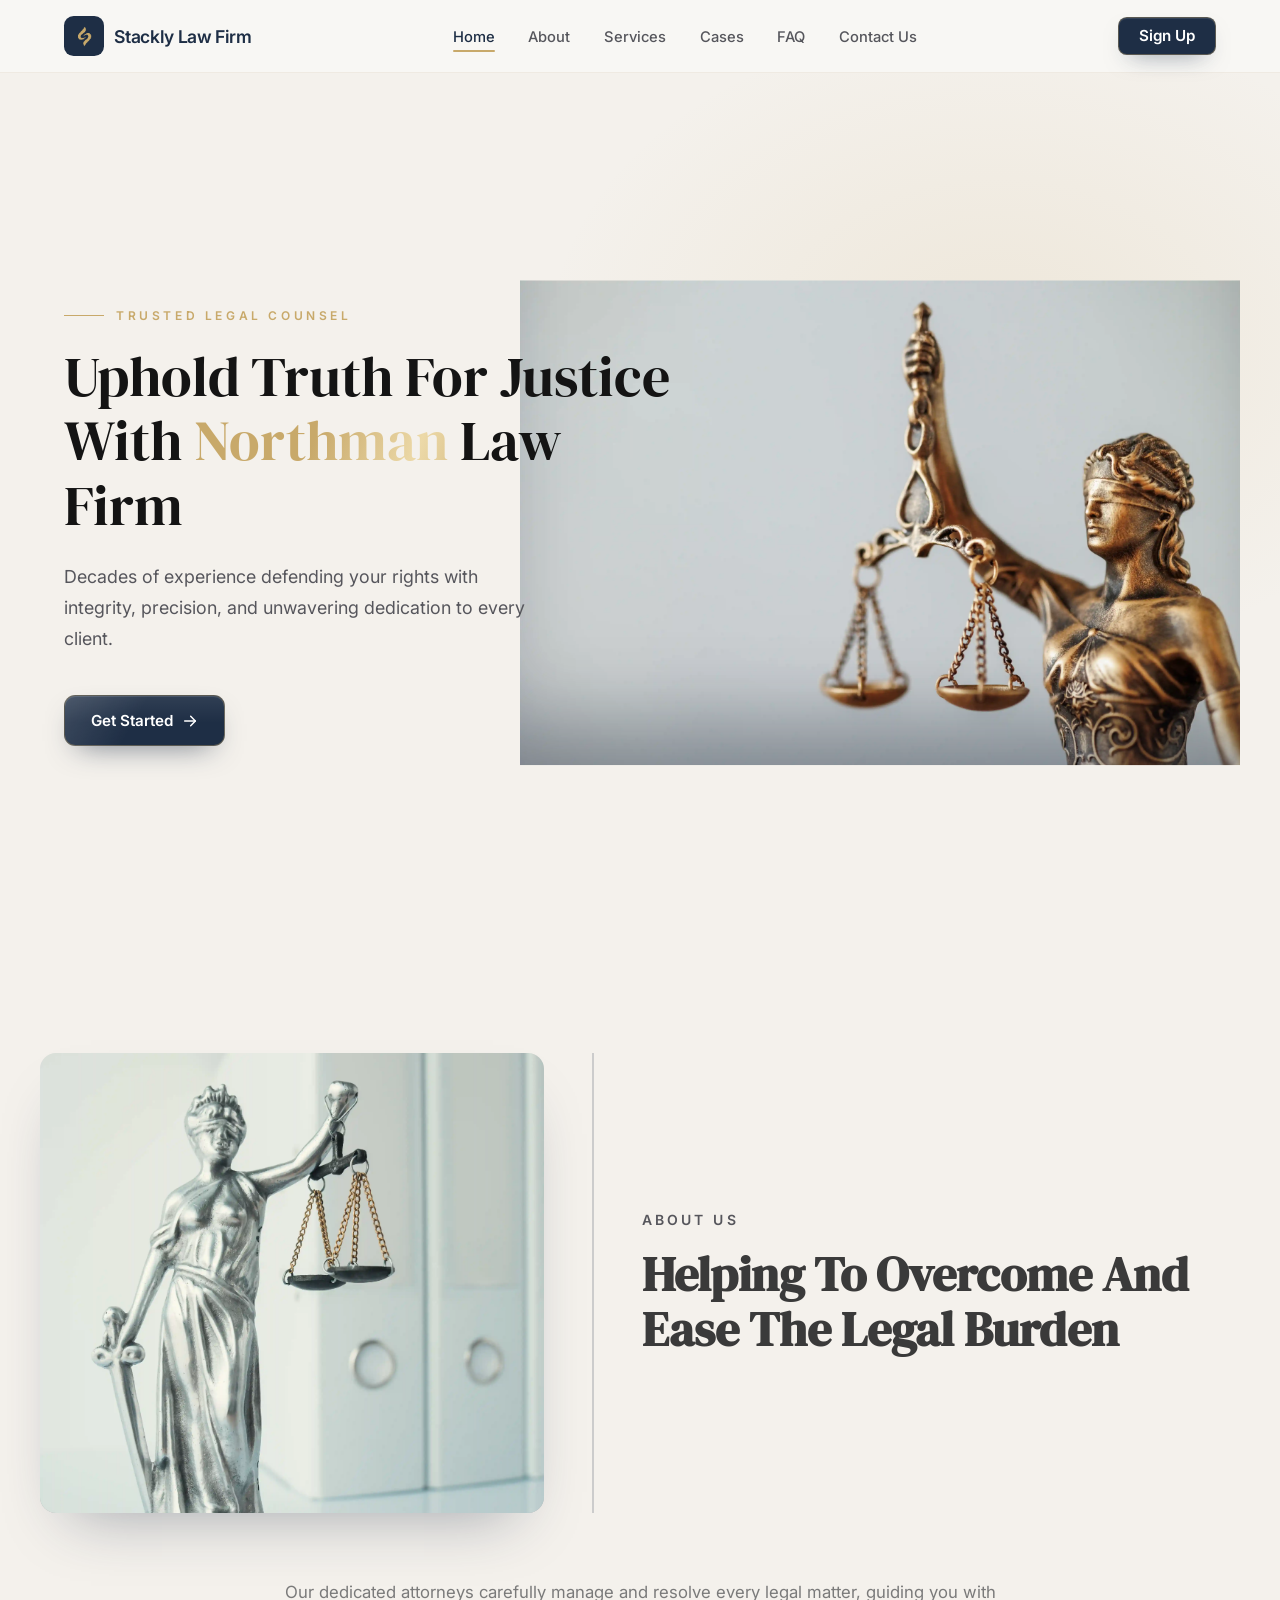
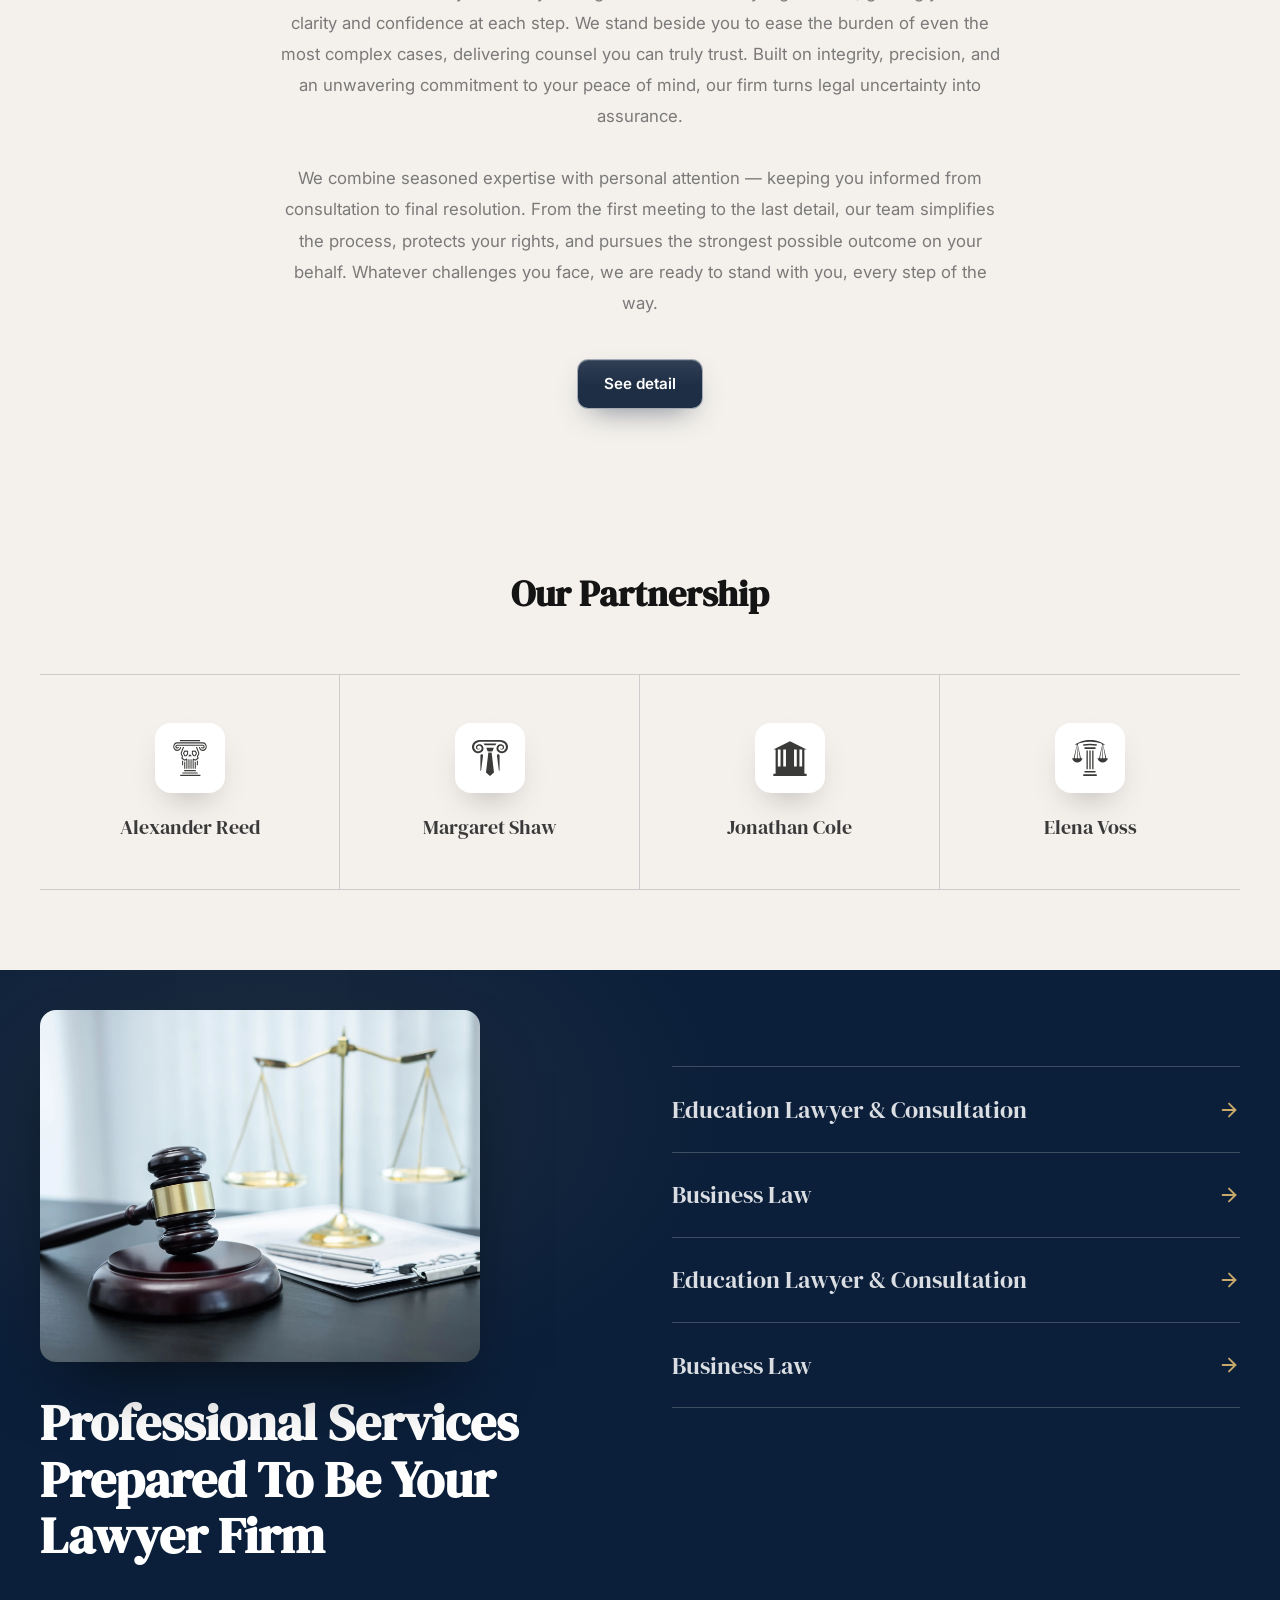
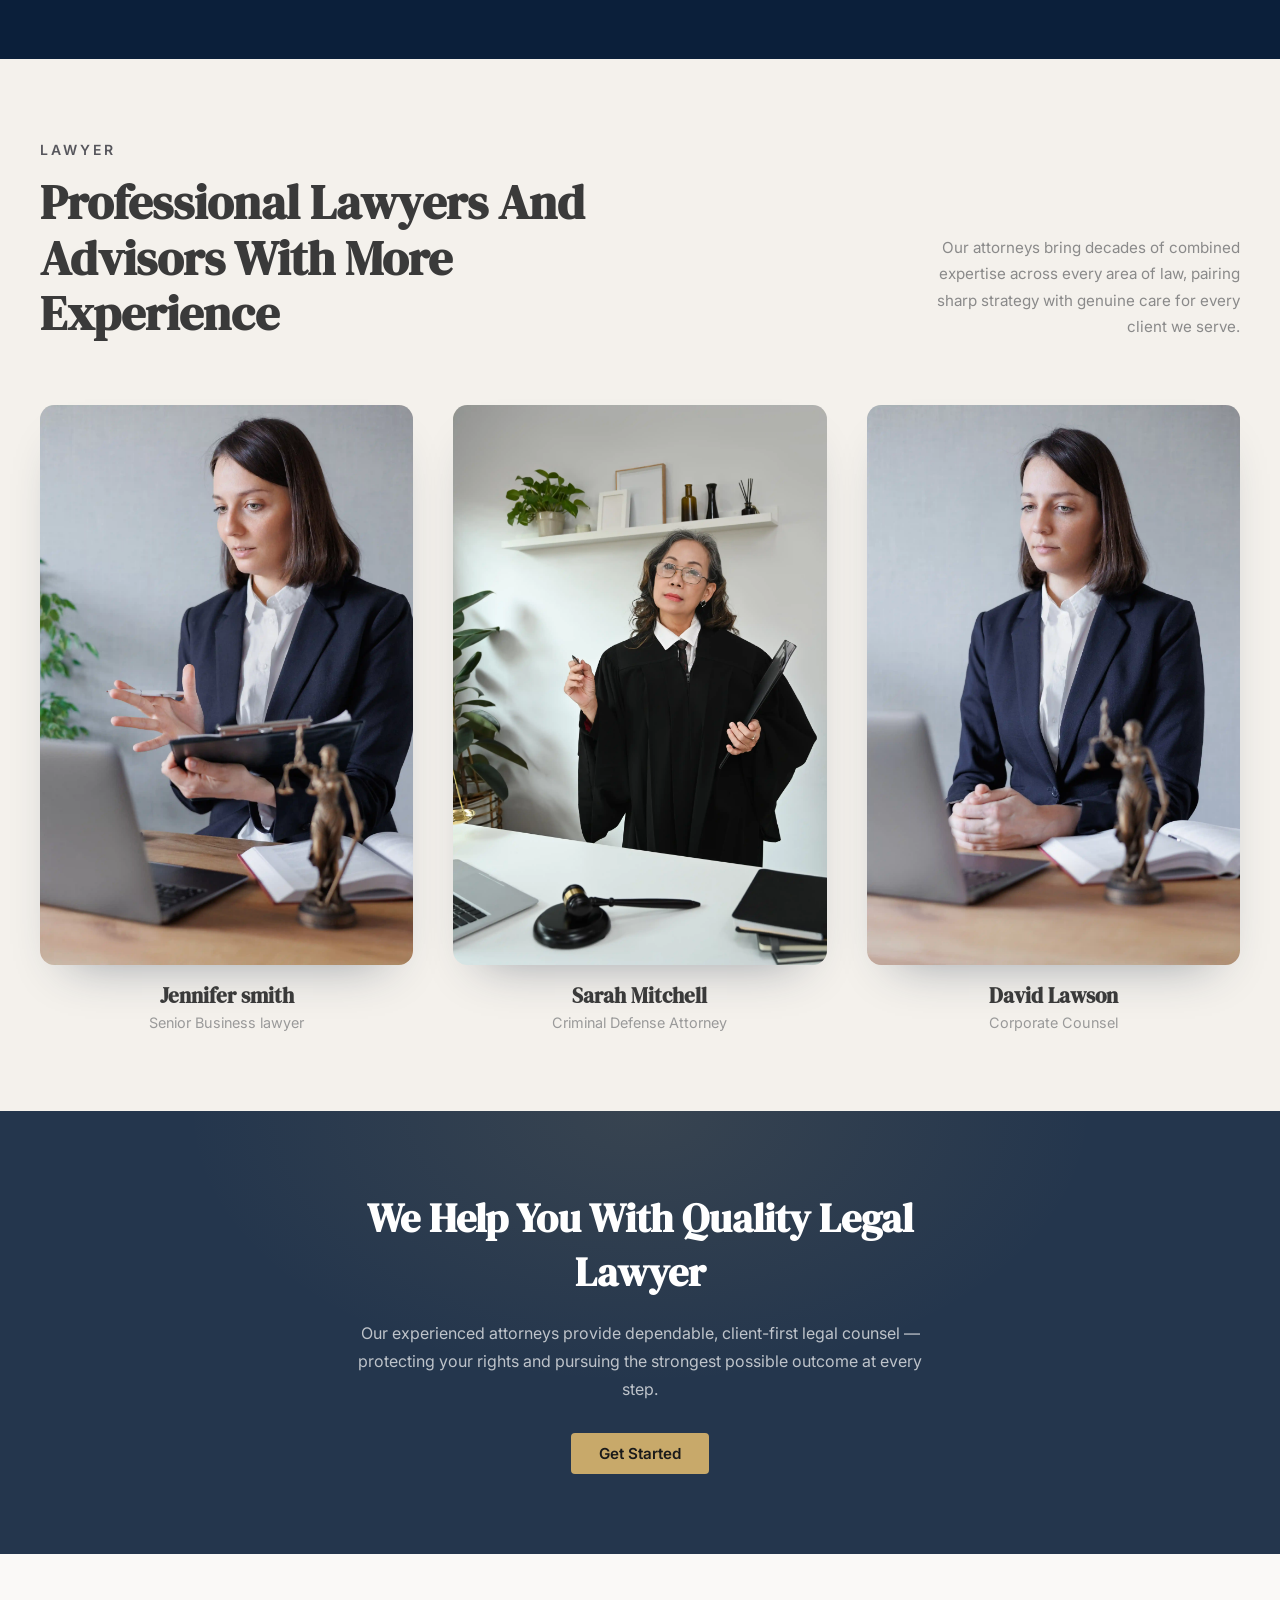
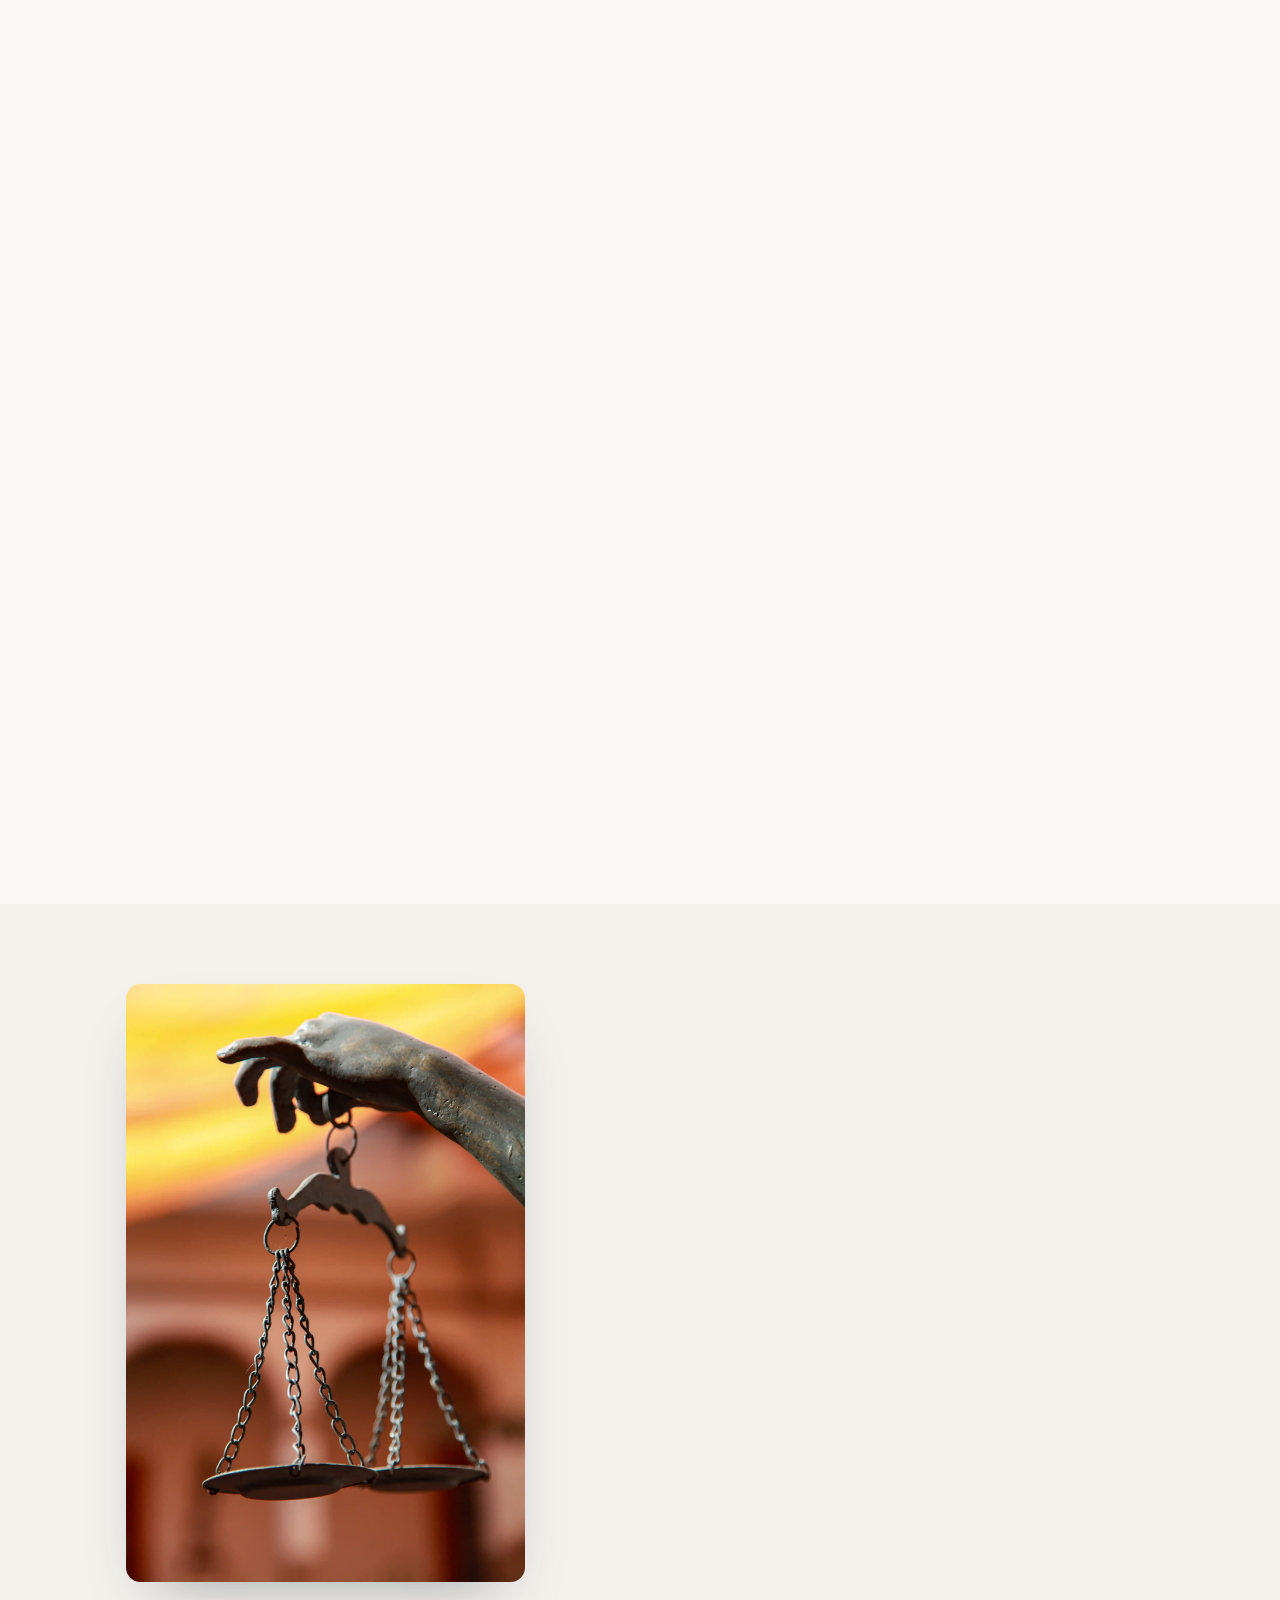
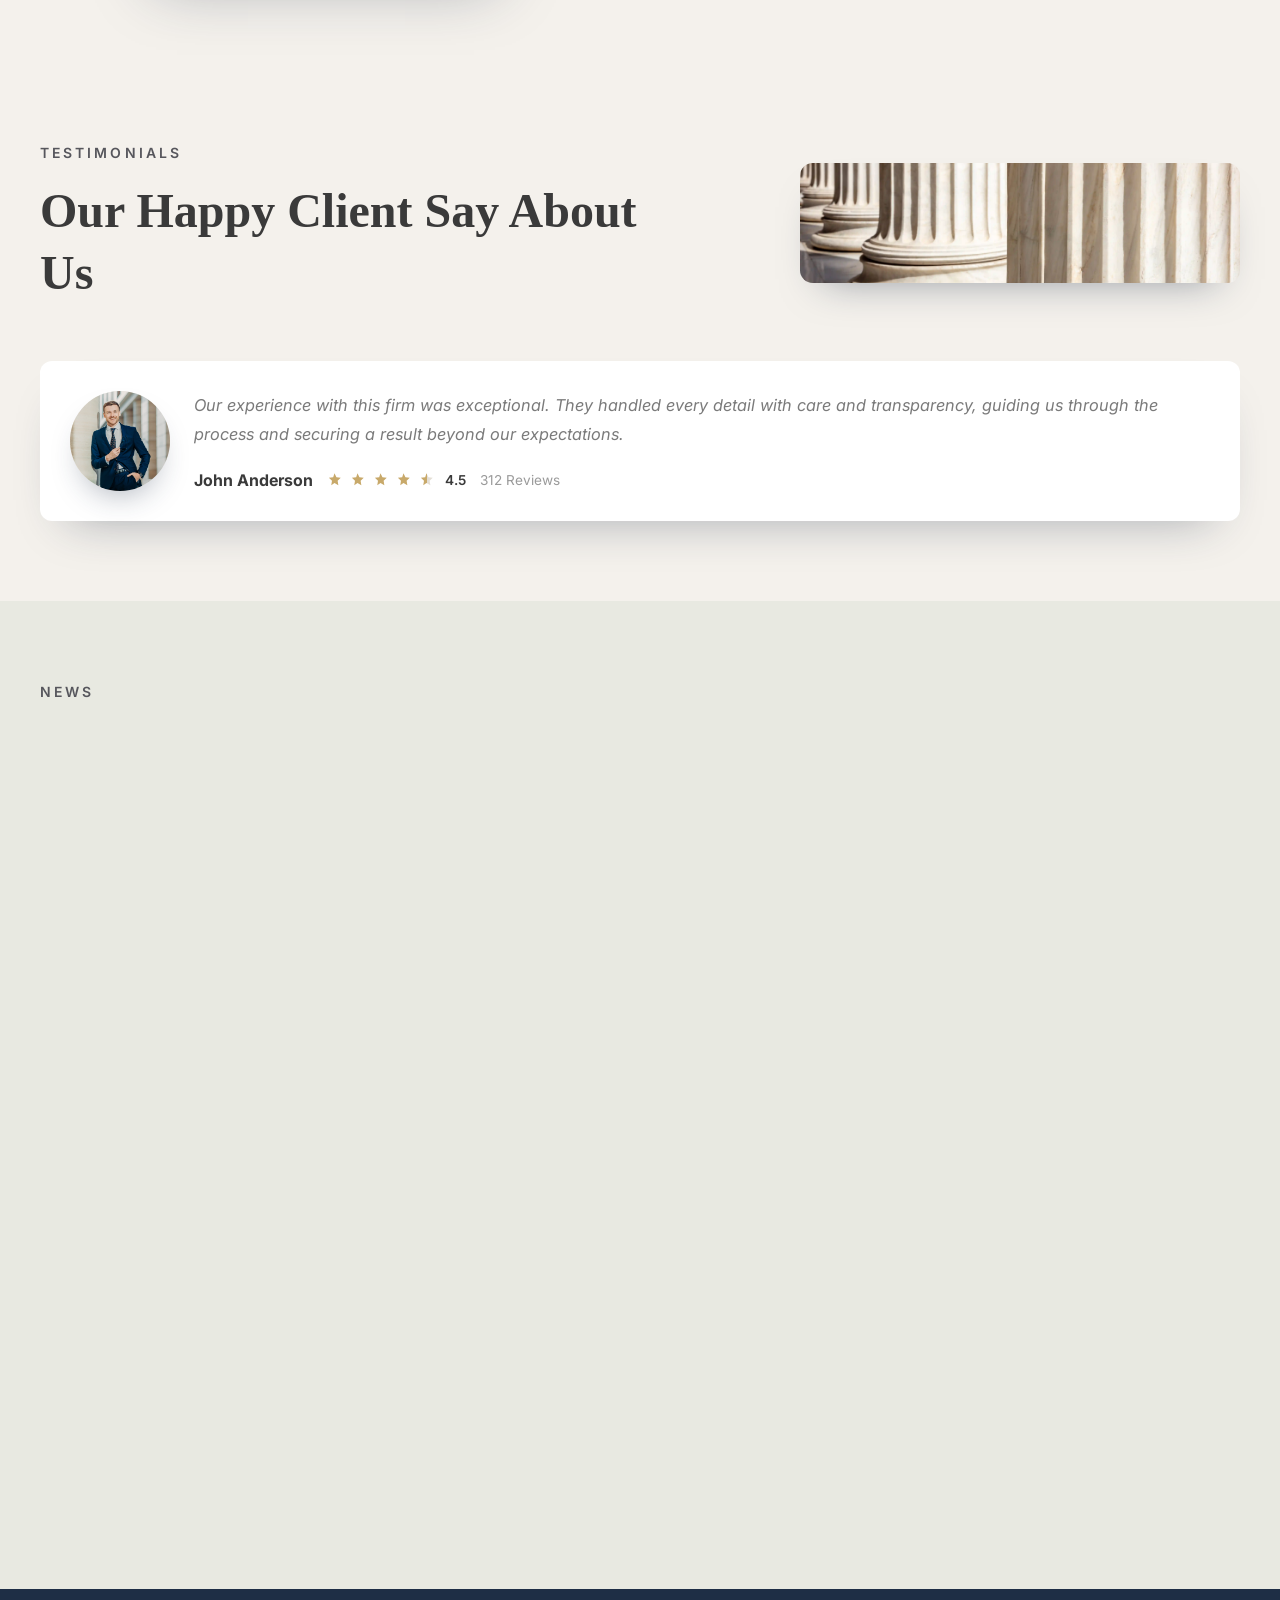
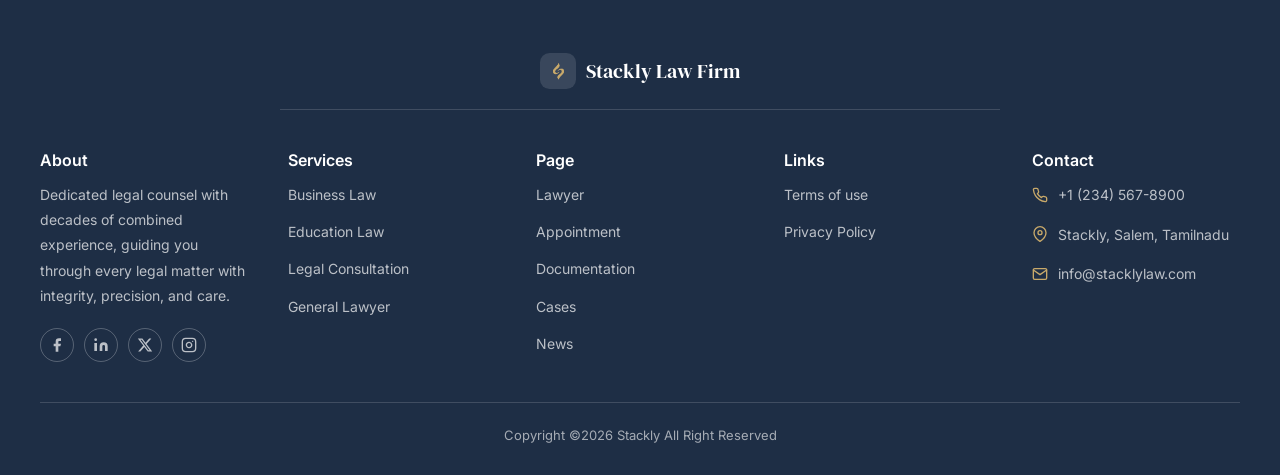
<file: index.html>
<!DOCTYPE html>
<html lang="en">
  <head>
    <meta charset="UTF-8" />
    <meta name="viewport" content="width=device-width, initial-scale=1.0" />
    <title>Stackly Law Firm</title>
    <meta
      name="description"
      content="Uphold truth for justice with Northman Law Firm."
    />
    <link rel="preconnect" href="https://fonts.googleapis.com" />
    <link rel="preconnect" href="https://fonts.gstatic.com" crossorigin />
    <link
      href="https://fonts.googleapis.com/css2?family=DM+Serif+Display&family=Inter:wght@400;500;600&display=swap"
      rel="stylesheet"
    />
    <link rel="stylesheet" href="styles.css" />
  </head>
  <body>
    <header class="navbar" id="navbar">
      <nav class="nav-inner" aria-label="Main navigation">
        <a href="index.html" class="brand">
          <span class="brand-icon" aria-hidden="true">
            <span class="logo-img"></span>
          </span>
          <span class="brand-text"
            >Stackly <span class="brand-text-light">Law Firm</span></span
          >
        </a>

        <ul class="nav-links">
          <li><a href="index.html" class="nav-link is-active">Home</a></li>
          <li><a href="about.html" class="nav-link">About</a></li>
          <li><a href="services.html" class="nav-link">Services</a></li>
          <li><a href="cases.html" class="nav-link">Cases</a></li>
          <li><a href="faq.html" class="nav-link">FAQ</a></li>
          <li><a href="contact.html" class="nav-link">Contact Us</a></li>
        </ul>

        <div class="nav-actions">
          <a href="signup.html" class="btn btn-cta"><span class="btn-label">Sign Up</span></a>
          <button
            class="nav-toggle"
            id="navToggle"
            aria-label="Open menu"
            aria-expanded="false"
            aria-controls="fullscreenMenu"
          >
            <span></span>
            <span></span>
            <span></span>
          </button>
        </div>
      </nav>
    </header>

    <!-- Premium Fullscreen Mobile Menu -->
    <div class="fs-menu" id="fullscreenMenu" aria-hidden="true" role="dialog" aria-label="Navigation menu">
      <div class="fs-menu__backdrop"></div>
      <div class="fs-menu__panel">
        <div class="fs-menu__header">
          <a href="index.html" class="fs-menu__brand">
            <span class="brand-icon" aria-hidden="true">
              <span class="logo-img"></span>
            </span>
            <span class="brand-text">Stackly <span class="brand-text-light">Law Firm</span></span>
          </a>
          <button class="fs-menu__close" id="fsMenuClose" aria-label="Close menu">
            <svg viewBox="0 0 24 24" fill="none" stroke="currentColor" stroke-width="1.8" stroke-linecap="round" stroke-linejoin="round" aria-hidden="true">
              <line x1="18" y1="6" x2="6" y2="18"/>
              <line x1="6" y1="6" x2="18" y2="18"/>
            </svg>
          </button>
        </div>

        <nav class="fs-menu__nav" aria-label="Mobile navigation">
            <ul class="fs-menu__links">
              <li><a href="index.html" class="fs-menu__link is-active" data-index="0">Home</a></li>
              <li><a href="about.html" class="fs-menu__link" data-index="1">About</a></li>
              <li><a href="services.html" class="fs-menu__link" data-index="2">Services</a></li>
              <li><a href="cases.html" class="fs-menu__link" data-index="3">Cases</a></li>
              <li><a href="faq.html" class="fs-menu__link" data-index="4">FAQ</a></li>
              <li><a href="contact.html" class="fs-menu__link" data-index="5">Contact</a></li>
            </ul>
        </nav>

        <div class="fs-menu__bottom">
          <a href="signup.html" class="fs-menu__cta">
            <span class="fs-menu__cta-text">Sign Up</span>
            <svg viewBox="0 0 24 24" fill="none" stroke="currentColor" stroke-width="2" stroke-linecap="round" stroke-linejoin="round" aria-hidden="true">
              <line x1="4" y1="12" x2="20" y2="12"/>
              <polyline points="13 5 20 12 13 19"/>
            </svg>
          </a>

          <div class="fs-menu__info">
            <div class="fs-menu__info-block">
              <span class="fs-menu__info-label">Location</span>
              <span class="fs-menu__info-value">Stackly, Salem, Tamil Nadu</span>
            </div>
            <div class="fs-menu__info-block">
              <span class="fs-menu__info-label">Email</span>
              <a href="mailto:info@stackly.com" class="fs-menu__info-value fs-menu__info-link">info@stackly.com</a>
            </div>
            <div class="fs-menu__info-block">
              <span class="fs-menu__info-label">Working Hours</span>
              <span class="fs-menu__info-value">Mon – Sat : 9:00 AM – 7:00 PM</span>
              <span class="fs-menu__info-value fs-menu__info-muted">Sunday : Closed</span>
            </div>
          </div>

          <div class="fs-menu__social">
            <a href="404.html" class="fs-menu__social-link" aria-label="LinkedIn">
              <svg viewBox="0 0 24 24" fill="currentColor"><path d="M20.447 20.452h-3.554v-5.569c0-1.328-.027-3.037-1.852-3.037-1.853 0-2.136 1.445-2.136 2.939v5.667H9.351V9h3.414v1.561h.046c.477-.9 1.637-1.85 3.37-1.85 3.601 0 4.267 2.37 4.267 5.455v6.286zM5.337 7.433a2.062 2.062 0 01-2.063-2.065 2.064 2.064 0 112.063 2.065zm1.782 13.019H3.555V9h3.564v11.452zM22.225 0H1.771C.792 0 0 .774 0 1.729v20.542C0 23.227.792 24 1.771 24h20.451C23.2 24 24 23.227 24 22.271V1.729C24 .774 23.2 0 22.222 0h.003z"/></svg>
            </a>
            <a href="404.html" class="fs-menu__social-link" aria-label="Instagram">
              <svg viewBox="0 0 24 24" fill="currentColor"><path d="M12 2.163c3.204 0 3.584.012 4.85.07 3.252.148 4.771 1.691 4.919 4.919.058 1.265.069 1.645.069 4.849 0 3.205-.012 3.584-.069 4.849-.149 3.225-1.664 4.771-4.919 4.919-1.266.058-1.644.07-4.85.07-3.204 0-3.584-.012-4.849-.07-3.26-.149-4.771-1.699-4.919-4.92-.058-1.265-.07-1.644-.07-4.849 0-3.204.013-3.583.07-4.849.149-3.227 1.664-4.771 4.919-4.919 1.266-.057 1.645-.069 4.849-.069zM12 0C8.741 0 8.333.014 7.053.072 2.695.272.273 2.69.073 7.052.014 8.333 0 8.741 0 12c0 3.259.014 3.668.072 4.948.2 4.358 2.618 6.78 6.98 6.98C8.333 23.986 8.741 24 12 24c3.259 0 3.668-.014 4.948-.072 4.354-.2 6.782-2.618 6.979-6.98.059-1.28.073-1.689.073-4.948 0-3.259-.014-3.667-.072-4.947-.196-4.354-2.617-6.78-6.979-6.98C15.668.014 15.259 0 12 0zm0 5.838a6.162 6.162 0 100 12.324 6.162 6.162 0 000-12.324zM12 16a4 4 0 110-8 4 4 0 010 8zm6.406-11.845a1.44 1.44 0 100 2.881 1.44 1.44 0 000-2.881z"/></svg>
            </a>
            <a href="404.html" class="fs-menu__social-link" aria-label="Twitter">
              <svg viewBox="0 0 24 24" fill="currentColor"><path d="M18.244 2.25h3.308l-7.227 8.26 8.502 11.24H16.17l-5.214-6.817L4.99 21.75H1.68l7.73-8.835L1.254 2.25H8.08l4.713 6.231zm-1.161 17.52h1.833L7.084 4.126H5.117z"/></svg>
            </a>
            <a href="404.html" class="fs-menu__social-link" aria-label="Facebook">
              <svg viewBox="0 0 24 24" fill="currentColor"><path d="M24 12.073c0-6.627-5.373-12-12-12s-12 5.373-12 12c0 5.99 4.388 10.954 10.125 11.854v-8.385H7.078v-3.47h3.047V9.43c0-3.007 1.792-4.669 4.533-4.669 1.312 0 2.686.235 2.686.235v2.953H15.83c-1.491 0-1.956.925-1.956 1.874v2.25h3.328l-.532 3.47h-2.796v8.385C19.612 23.027 24 18.062 24 12.073z"/></svg>
            </a>
          </div>
        </div>
      </div>
    </div>

    <main>
      <section class="hero">
        <div class="hero-container">
          <div class="hero-content">
            <p class="hero-eyebrow">
              <span class="eyebrow-line" aria-hidden="true"></span>
              Trusted Legal Counsel
            </p>

            <h1 class="hero-title">
              Uphold Truth For Justice With
              <span class="gold">Northman</span> Law Firm
            </h1>

            <p class="hero-sub">
              Decades of experience defending your rights with integrity,
              precision, and unwavering dedication to every client.
            </p>

            <a href="404.html" class="btn btn-primary">
              <span class="btn-label">Get Started</span>
              <svg viewBox="0 0 24 24" fill="none" stroke="currentColor" stroke-width="2.2" stroke-linecap="round" stroke-linejoin="round" aria-hidden="true">
                <line x1="4" y1="12" x2="20" y2="12" />
                <polyline points="13 5 20 12 13 19" />
              </svg>
            </a>
          </div>

          <div class="hero-image">
            <img
              src="images/home-hero.webp"
              alt="Lady Justice statue holding a set of scales and a sword"
            />
          </div>
        </div>
      </section>

      <section class="about" id="about">
        <div class="about-container">
          <div class="about-top">
            <figure class="about-image reveal">
              <img
                src="images/home-about-img.webp"
                alt="Lady Justice statue holding scales and a sword"
              />
            </figure>

            <span class="about-divider" aria-hidden="true"></span>

            <div class="about-text">
              <span class="about-label reveal">About Us</span>
              <h2 class="about-title reveal">
                Helping To Overcome And Ease The Legal Burden
              </h2>
            </div>
          </div>

          <div class="about-bottom">
            <p class="about-para reveal">
              Our dedicated attorneys carefully manage and resolve every legal
              matter, guiding you with clarity and confidence at each step. We
              stand beside you to ease the burden of even the most complex
              cases, delivering counsel you can truly trust. Built on
              integrity, precision, and an unwavering commitment to your peace
              of mind, our firm turns legal uncertainty into assurance.
              <br /><br />
              We combine seasoned expertise with personal attention — keeping
              you informed from consultation to final resolution. From the
              first meeting to the last detail, our team simplifies the
              process, protects your rights, and pursues the strongest possible
              outcome on your behalf. Whatever challenges you face, we are
              ready to stand with you, every step of the way.
            </p>

            <a href="404.html" class="btn btn-primary about-btn reveal">
              <span class="btn-label">See detail</span>
            </a>
          </div>
        </div>
      </section>

      <section class="partners" id="partners">
        <div class="partners-container">
          <h2 class="partners-title reveal">Our Partnership</h2>

          <div class="partners-grid">
            <div class="partner reveal">
              <div class="partner-icon">
                <div class="icon-wrapper">
<svg viewBox="0 0 160 172" xmlns="http://www.w3.org/2000/svg" aria-hidden="true">
                  <path d="M66.0846 66.1913L66.1853 56.5403L56.5136 56.0471L51.7586 63.2648L56.7139 72.706H60.9311L66.0846 66.1913ZM89.0167 67.2502L88.8512 51.3821L105.918 50.5118L114.092 62.9218L106.113 78.1281H96.8281L89.6124 69.0075L89.0167 67.2502ZM93.8151 56.5403L93.9153 66.1913L99.0698 72.7054H103.292L108.244 63.2695L103.487 56.0471L93.8151 56.5403ZM84.4793 80.1718L80.0002 75.4486L75.5216 80.1724L72.1138 76.2754L78.2968 69.7548H81.7035L87.8876 76.2748L84.4793 80.1718ZM113.565 32.9377C114.99 36.6921 118.17 45.0266 121.583 53.6409C126.479 65.9974 124.422 68.9486 120.299 74.8611C119.891 75.4456 119.475 76.0414 119.364 76.2047C116.56 80.3186 120.883 84.7536 120.896 84.766L120.434 89.0549L105.503 98.6505L97.5561 95.3357V137.057H92.6281V91.4168L95.9582 88.8858L105.039 92.6721L115.484 85.9593C113.731 83.0229 111.959 78.0657 115.437 72.9641C115.976 72.1721 116.193 71.8615 116.391 71.5786C119.342 67.3457 120.814 65.2331 117.078 55.8007C112.312 43.7743 108.249 32.9689 108.237 32.9377H113.565ZM37.1526 32.9377C36.1268 50.3745 16.7615 58.4956 5.45607 46.0584C-6.18197 33.2547 1.99792 11.1448 18.6732 11.1448V16.5675C6.36935 16.5675 0.403293 32.8328 8.94153 42.2256C17.1445 51.2502 31.1956 45.5587 32.2096 32.9377H37.1526ZM127.79 32.9377C128.805 45.5587 142.856 51.2502 151.059 42.2256C159.597 32.8333 153.632 16.5675 141.327 16.5675V11.1448C158.003 11.1448 166.182 33.2559 154.543 46.0584C143.239 58.4956 123.874 50.3739 122.848 32.9377H127.79ZM47.1119 120.793H42.1839V99.5651H47.1119V120.793ZM117.817 120.793H112.889V99.5651H117.817V120.793ZM57.2421 137.057H52.3136V103.431H57.2421V137.057ZM107.687 137.057H102.758V103.431H107.687V137.057ZM67.3728 91.4168V137.057H62.4437V95.3357L54.4963 98.6505L39.5667 89.0549L39.1045 84.766C39.1162 84.7536 43.44 80.318 40.6359 76.2047C40.5239 76.0414 40.1093 75.4456 39.7012 74.8611C35.5793 68.9486 33.5214 65.9974 38.4178 53.6409C41.8309 45.0266 45.0111 36.6921 46.4348 32.9377H51.7629C51.7511 32.9689 47.6882 43.7743 42.9226 55.8007C39.1853 65.2331 40.6589 67.3457 43.6098 71.5786C43.8075 71.8615 44.0233 72.1721 44.5633 72.9641C48.0412 78.0657 46.2698 83.0229 44.5167 85.9593L54.9607 92.6721L64.0416 88.8858L67.3728 91.4168ZM77.503 137.057H72.5739V91.4168H77.503V137.057ZM87.4259 137.057H82.4974V91.4168H87.4259V137.057ZM79.9996 22.2902H141.398C148.885 22.2902 152.712 32.293 147.376 38.173L147.381 38.1777C142.446 43.6069 134.012 40.4571 133.027 32.9377H138.084C138.968 35.5848 142.068 36.3556 143.896 34.3443C144.182 34.3443 146.074 31.2458 143.896 28.8497C143.258 28.1467 142.373 27.7117 141.398 27.7117L18.6014 27.7129C13.9515 27.7129 13.9515 35.4817 18.6014 35.4817C20.1039 35.4817 21.4136 34.4445 21.9166 32.9377H26.9736C25.987 40.4571 17.5548 43.6069 12.6198 38.1777C7.30191 32.3283 11.0906 22.2902 18.6014 22.2902H79.9996ZM82.4642 154.861H116.658V160.284H43.342V154.861H82.4642ZM80.0002 11.1448H141.327V16.5675H18.6732V11.1448H80.0002ZM82.4642 143.715H107.687V149.138H52.3141V143.715H82.4642ZM80.0002 -9.15527e-05H128.239V5.42264H31.7618V-9.15527e-05H80.0002ZM33.2182 171.428H129.696V166.006H81.4577H33.2182V171.428ZM71.1218 53.9827L70.9831 67.2502L70.3863 69.0075L63.1717 78.1281H53.8819L45.9045 62.926L54.0823 50.5118L71.1486 51.3821L71.1218 53.9827Z" fill="#3A3A38"/>
                </svg>
                </div>
              </div>
              <span class="partner-name">Alexander Reed</span>
            </div>

            <div class="partner reveal">
              <div class="partner-icon">
                <div class="icon-wrapper">
<svg viewBox="0 0 160 160" fill="none" xmlns="http://www.w3.org/2000/svg" aria-hidden="true">
                  <path d="M69.4641 49.7867C76.4687 50.8527 84.0615 50.8501 91.0651 49.7792L97.0792 34.3441L63.4377 34.3559L69.4641 49.7867ZM87.1589 55.8965L97.7769 144.529L79.9506 160L62.1156 144.542L72.6736 55.8318C75.1704 56.0823 77.7078 56.2227 80.2673 56.2219C82.5859 56.221 84.8879 56.1042 87.1589 55.8965Z" fill="#3A3A38"/>
                  <path d="M55.9658 23.2432H103.927L108.51 15.9674H51.3831L55.9658 23.2432ZM158.889 22.996C156.601 15.1856 150.974 8.89674 143.693 4.83307C140.059 2.80627 136.066 1.3755 131.926 0.63826C130.445 0.374298 128.953 0.20784 127.449 0.120422C126.822 0.0842743 125.178 0.00608826 124.924 0.00105286V0.000198364H35.0738L35.073 0.00105286C34.8198 0.00608826 33.1776 0.0842743 32.5506 0.120422C31.0477 0.20784 29.5545 0.374298 28.0737 0.63826C23.9338 1.3755 19.9403 2.80627 16.3075 4.83307C9.02509 8.89674 3.39817 15.1856 1.11125 22.996C-1.09278 30.5215 0.0229016 38.7505 4.09228 45.5287C8.2128 52.3925 15.4202 57.3313 23.6974 58.3998C31.4463 59.4001 39.5251 56.8404 44.9933 51.4863C50.2348 46.3542 52.3162 39.0254 50.3485 32.0935C48.477 25.4969 43.0371 19.9193 35.8191 18.7348C29.2123 17.6512 22.1372 20.3657 18.8987 26.1098C16.9433 29.5791 16.7211 33.8874 18.7937 37.3593C20.704 40.5604 24.3448 42.8781 28.2995 42.5469C30.3439 42.3762 32.3803 41.5516 33.7879 40.1048C34.1839 39.6971 34.5288 39.244 34.8066 38.7556C35.0042 38.4067 35.1197 38.3327 34.7705 38.1226C34.363 37.8779 34.1169 37.5989 33.7121 37.8864C33.2297 38.2293 32.779 38.6253 32.2745 38.9372C31.4843 39.4247 30.3897 39.6256 29.4646 39.6593C27.496 39.7299 25.8097 38.9111 24.4603 37.5871C22.9645 36.0899 22.3595 33.3906 23.0315 31.3251C23.663 29.3858 25.1412 27.744 26.9483 26.6982C29.0262 25.4961 31.546 25.1556 33.9149 25.623C36.0087 26.0358 37.9199 27.2161 39.2535 28.4426C40.4926 29.7523 41.4848 31.1822 42.0969 32.8576C43.4348 36.5228 42.8713 40.6748 40.49 43.8364C38.0963 47.0141 34.2254 49.1384 30.2116 49.8058C25.9385 50.5154 21.4731 49.6032 17.9117 47.2402C14.6397 45.0697 12.1437 41.8492 10.7026 38.3227C7.81945 31.2671 9.26058 22.9935 14.3257 17.1712C18.2522 12.6586 23.7856 9.73402 29.7195 8.40329C32.1501 7.85771 34.6514 7.65343 37.1482 7.65343H122.851C125.348 7.65343 127.849 7.85771 130.28 8.40329C136.214 9.73402 141.748 12.6586 145.674 17.1712C150.739 22.9935 152.18 31.2671 149.297 38.3227C147.857 41.8492 145.361 45.0697 142.089 47.2402C138.526 49.6032 134.061 50.5154 129.789 49.8058C125.774 49.1384 121.903 47.0141 119.509 43.8364C117.129 40.6748 116.565 36.5228 117.903 32.8576C118.515 31.1822 119.508 29.7523 120.747 28.4426C122.079 27.2161 123.991 26.0358 126.085 25.623C128.453 25.1556 130.974 25.4961 133.051 26.6982C134.858 27.744 136.336 29.3858 136.968 31.3251C137.64 33.3906 137.035 36.0899 135.54 37.5871C134.19 38.9111 132.504 39.7299 130.535 39.6593C129.61 39.6256 128.515 39.4247 127.726 38.9372C127.22 38.6253 126.77 38.2293 126.287 37.8864C125.882 37.5989 125.636 37.8779 125.229 38.1226C124.88 38.3327 124.995 38.4067 125.193 38.7556C125.471 39.244 125.815 39.6971 126.212 40.1048C127.619 41.5516 129.655 42.3762 131.7 42.5469C135.655 42.8781 139.295 40.5604 141.207 37.3593C143.279 33.8874 143.057 29.5791 141.101 26.1098C137.862 20.3657 130.787 17.6512 124.181 18.7348C116.962 19.9193 111.522 25.4969 109.651 32.0935C107.684 39.0254 109.765 46.3542 115.006 51.4863C120.474 56.8404 128.553 59.4001 136.302 58.3998C144.579 57.3313 151.787 52.3925 155.907 45.5287C159.976 38.7505 161.093 30.5215 158.889 22.996ZM49.1094 69.1684C49.1094 66.0757 46.4794 63.5689 43.2355 63.5689C39.9908 63.5689 37.3608 66.0757 37.3608 69.1684V136.725H40.4618L49.1094 69.1684ZM110.782 69.1684C110.782 66.0757 113.413 63.5689 116.657 63.5689C119.902 63.5689 122.532 66.0757 122.532 69.1684V136.725H119.431L110.782 69.1684Z" fill="#3A3A38"/>
                </svg>
                </div>
              </div>
              <span class="partner-name">Margaret Shaw</span>
            </div>

            <div class="partner reveal">
              <div class="partner-icon">
                <div class="icon-wrapper">
<svg viewBox="0 0 160 160" fill="none" xmlns="http://www.w3.org/2000/svg" aria-hidden="true">
                  <path fill-rule="evenodd" fill="#3A3A38" d="M80 6L6 42L154 42Z M16 42L144 42L144 150L16 150Z M26 42L38 42L38 118L26 118Z M50 42L62 42L62 118L50 118Z M98 42L110 42L110 118L98 118Z M122 42L134 42L134 118L122 118Z M6 150L154 150L154 160L6 160Z"/>
                </svg>
                </div>
              </div>
              <span class="partner-name">Jonathan Cole</span>
            </div>

            <div class="partner reveal">
              <div class="partner-icon">
                <div class="icon-wrapper">
<svg viewBox="0 0 160 160" fill="none" xmlns="http://www.w3.org/2000/svg" aria-hidden="true">
                  <path d="M80 16.1938C69.6675 16.1938 59.5495 16.9824 49.9116 18.4815V25.7753C59.5235 24.2625 69.6455 23.467 80 23.467C90.3545 23.467 100.477 24.2625 110.088 25.7753V18.4815C100.451 16.9824 90.3332 16.1938 80 16.1938ZM110.088 152.513H49.9116V160H110.088V152.513ZM104.509 137.479H55.4901V144.966H104.509V137.479ZM55.4901 39.5461H104.509V32.0592H55.4901V39.5461ZM95.5774 47.093H89.7664V129.932H95.5774V47.093ZM82.9052 47.093H77.0942V129.932H82.9052V47.093ZM70.233 129.932H64.422V47.093H70.233V129.932Z" fill="#3A3A38"/>
                  <path d="M138.178 80.6964L136.87 22.2778C137.097 22.2924 137.323 22.2907 137.547 22.265L148.205 80.9692C144.913 80.8053 141.563 80.7221 138.178 80.6964ZM124.606 80.9692L135.338 21.8574C135.535 21.9552 135.733 22.0341 135.932 22.0976L134.62 80.6964C131.24 80.7221 127.894 80.8053 124.606 80.9692ZM25.3804 80.6964L24.0683 22.0976C24.2675 22.0341 24.4653 21.9552 24.6617 21.8574L35.3939 80.9692C32.1064 80.8053 28.7604 80.7221 25.3804 80.6964ZM11.7951 80.9692L22.4533 22.265C22.677 22.2907 22.9028 22.2924 23.1299 22.2778L21.8219 80.6964C18.4372 80.7221 15.0872 80.8053 11.7951 80.9692ZM152.501 81.2361L138.816 21.902C139.691 21.4944 140.473 20.7745 141.058 19.7979C142.834 20.5659 144.604 21.3665 146.365 22.2083C146.469 21.9355 146.837 21.2438 146.771 20.9959C146.656 20.5574 145.392 19.8975 145.103 19.6718C137.39 13.6359 128.74 9.43898 120.034 6.47939C110.719 3.31301 101.188 1.3737 91.5799 0.526756C72.496 -1.15511 53.0205 1.11284 34.7199 8.44958C30.2882 10.2259 25.8699 12.3479 21.6933 14.966C19.8012 16.1519 17.9071 17.3618 16.0888 18.7288C15.2423 19.3646 14.4112 20.0399 13.5773 20.7041C13.0978 21.086 13.1564 21.0628 13.4328 21.7158C13.7358 22.4314 13.9017 22.0719 14.5091 21.7819C15.4475 21.3348 16.3772 20.8568 17.323 20.4364C17.8518 20.2021 18.3819 19.9764 18.9114 19.7465C19.5002 20.7487 20.294 21.4867 21.1838 21.902L7.49929 81.2361C4.96978 81.4094 2.46091 81.6077 0 81.8591C5.12962 92.6334 13.7771 99.729 23.6015 99.729C33.4251 99.729 42.0726 92.6334 47.2022 81.8591C44.732 81.6068 42.2138 81.4086 39.675 81.2353L25.808 21.0542C27.0228 19.9138 27.7567 18.1341 27.8413 16.242C30.8017 15.226 33.7901 14.3293 36.7858 13.5458C55.4255 8.67012 74.6319 7.29545 93.6046 8.70101C103.211 9.41238 112.771 10.8986 122.214 13.2927C125.569 14.1431 128.881 15.1599 132.161 16.3106C132.261 18.177 132.992 19.9275 134.192 21.0542L120.325 81.2353C117.786 81.4086 115.268 81.6068 112.798 81.8591C117.927 92.6334 126.575 99.729 136.399 99.729C146.223 99.729 154.87 92.6334 160 81.8591C157.539 81.6077 155.03 81.4094 152.501 81.2361Z" fill="#3A3A38"/>
                </svg>
                </div>
              </div>
              <span class="partner-name">Elena Voss</span>
            </div>
          </div>
        </div>
      </section>

      <section class="services" id="services">
        <div class="services-container">
          <div class="services-left">
            <div class="services-image reveal-left">
              <img
                src="images/judge-gravel.webp"
                alt="Judge gravel memorial statue"
              />
            </div>
            <h2 class="services-title reveal">
              Professional Services Prepared To Be Your Lawyer Firm
            </h2>
          </div>

          <ul class="services-list">
            <li class="service-item reveal-right">
              <a href="404.html" class="service-link">
                <span class="service-name">Education Lawyer &amp; Consultation</span>
                <span class="service-arrow" aria-hidden="true">
                  <svg viewBox="0 0 24 24" fill="none" stroke="currentColor" stroke-width="2" stroke-linecap="round" stroke-linejoin="round">
                    <line x1="5" y1="12" x2="19" y2="12" />
                    <polyline points="12 5 19 12 12 19" />
                  </svg>
                </span>
              </a>
            </li>
            <li class="service-item reveal-right">
              <a href="404.html" class="service-link">
                <span class="service-name">Business Law</span>
                <span class="service-arrow" aria-hidden="true">
                  <svg viewBox="0 0 24 24" fill="none" stroke="currentColor" stroke-width="2" stroke-linecap="round" stroke-linejoin="round">
                    <line x1="5" y1="12" x2="19" y2="12" />
                    <polyline points="12 5 19 12 12 19" />
                  </svg>
                </span>
              </a>
            </li>
            <li class="service-item reveal-right">
              <a href="404.html" class="service-link">
                <span class="service-name">Education Lawyer &amp; Consultation</span>
                <span class="service-arrow" aria-hidden="true">
                  <svg viewBox="0 0 24 24" fill="none" stroke="currentColor" stroke-width="2" stroke-linecap="round" stroke-linejoin="round">
                    <line x1="5" y1="12" x2="19" y2="12" />
                    <polyline points="12 5 19 12 12 19" />
                  </svg>
                </span>
              </a>
            </li>
            <li class="service-item reveal-right">
              <a href="404.html" class="service-link">
                <span class="service-name">Business Law</span>
                <span class="service-arrow" aria-hidden="true">
                  <svg viewBox="0 0 24 24" fill="none" stroke="currentColor" stroke-width="2" stroke-linecap="round" stroke-linejoin="round">
                    <line x1="5" y1="12" x2="19" y2="12" />
                    <polyline points="12 5 19 12 12 19" />
                  </svg>
                </span>
              </a>
            </li>
          </ul>
        </div>
      </section>

      <section class="team" id="team">
        <div class="team-container">
          <div class="team-header">
            <div class="team-heading">
              <span class="team-label reveal">Lawyer</span>
              <h2 class="team-title reveal">
                Professional Lawyers And Advisors With More Experience
              </h2>
            </div>

            <p class="team-desc reveal">
              Our attorneys bring decades of combined expertise across every
              area of law, pairing sharp strategy with genuine care for every
              client we serve.
            </p>
          </div>

          <div class="team-grid">
            <article class="team-card reveal">
              <figure class="team-card-image">
                <img
                  src="images/person-1.webp"
                  alt="John Anderson, Senior Partner"
                  onerror="this.style.display='none'"
                />
              </figure>
              <h3 class="team-name">Jennifer smith</h3>
              <p class="team-role">Senior Business lawyer</p>
            </article>

            <article class="team-card reveal">
              <figure class="team-card-image">
                <img
                  src="images/person-2.webp"
                  alt="Sarah Mitchell, Criminal Defense Attorney"
                  onerror="this.style.display='none'"
                />
              </figure>
              <h3 class="team-name">Sarah Mitchell</h3>
              <p class="team-role">Criminal Defense Attorney</p>
            </article>

            <article class="team-card reveal">
              <figure class="team-card-image">
                <img
                  src="images/person-3.webp"
                  alt="David Lawson, Corporate Counsel"
                  onerror="this.style.display='none'"
                />
              </figure>
              <h3 class="team-name">David Lawson</h3>
              <p class="team-role">Corporate Counsel</p>
            </article>
          </div>
        </div>
      </section>

      <section class="cta">
        <div class="cta-container">
          <h2 class="cta-title">We Help You With Quality Legal Lawyer</h2>
          <p class="cta-desc">
            Our experienced attorneys provide dependable, client-first legal
            counsel — protecting your rights and pursuing the strongest possible
            outcome at every step.
          </p>
          <a href="404.html" class="btn cta-btn"><span class="btn-label">Get Started</span></a>
        </div>
      </section>

      <section class="cases" id="cases">
        <div class="cases-container">
          <div class="cases-header">
            <div class="cases-heading">
              <span class="cases-label reveal">Cases</span>
              <h2 class="cases-title reveal">
                We Have Handled Cases From Some Of Our Clients
              </h2>
            </div>

            <a href="404.html" class="cases-more reveal">See more &rarr;</a>
          </div>

          <div class="cases-grid">
            <article class="case-card case-card-large reveal">
              <figure class="case-image">
                <img
                  src="images/home-cases-1.webp"
                  alt="The case of William accused of corruption at Gomy Bank"
                  onerror="this.style.display='none'"
                />
              </figure>

              <div class="case-body">
                <h3 class="case-title">
                  The Case of William Accused Corruption of Money at Gomy Bank
                </h3>
                <p class="case-desc">
                  A complex financial fraud matter handled end to end with
                  meticulous evidence review, strategic negotiation, and a
                  favorable resolution for our client.
                </p>
                <a href="404.html" class="btn btn-primary"><span class="btn-label">See detail</span></a>
              </div>
            </article>

            <article class="case-card case-card-small reveal">
              <figure class="case-image">
                <img
                  src="images/home-cases-2.webp"
                  alt="Business dispute resolved through litigation"
                  onerror="this.style.display='none'"
                />
              </figure>

              <div class="case-body">
                <h3 class="case-title">
                  Corporate Dispute Resolved Through Strategic Litigation
                </h3>
                <p class="case-desc">
                  Cross-border contract dispute settled through a carefully
                  structured strategy protecting every client interest.
                </p>
                <a href="404.html" class="btn btn-primary"><span class="btn-label">See detail</span></a>
              </div>
            </article>
          </div>
        </div>
      </section>

      <section class="experience" id="experience">
        <div class="experience-container">
          <figure class="experience-image reveal">
            <img
              src="images/home-reputation.webp"
              alt="Seasoned attorney consulting with a client"
              onerror="this.style.display='none'"
            />
          </figure>

          <div class="experience-content">
            <h2 class="experience-title reveal">
              28 Years Has Been A Legal Attorney And Consulting
            </h2>

            <span class="experience-divider reveal" aria-hidden="true"></span>

            <ul class="experience-list">
              <li class="experience-item reveal">
                <span class="experience-check" aria-hidden="true">
                  <svg viewBox="0 0 24 24" fill="none" stroke="currentColor" stroke-width="3.5" stroke-linecap="round" stroke-linejoin="round">
                    <polyline points="20 6 9 17 4 12" />
                  </svg>
                </span>
                Success Handled Cases
              </li>
              <li class="experience-item reveal">
                <span class="experience-check" aria-hidden="true">
                  <svg viewBox="0 0 24 24" fill="none" stroke="currentColor" stroke-width="3.5" stroke-linecap="round" stroke-linejoin="round">
                    <polyline points="20 6 9 17 4 12" />
                  </svg>
                </span>
                Responsible Raised
              </li>
              <li class="experience-item reveal">
                <span class="experience-check" aria-hidden="true">
                  <svg viewBox="0 0 24 24" fill="none" stroke="currentColor" stroke-width="3.5" stroke-linecap="round" stroke-linejoin="round">
                    <polyline points="20 6 9 17 4 12" />
                  </svg>
                </span>
                Success Handled Cases
              </li>
              <li class="experience-item reveal">
                <span class="experience-check" aria-hidden="true">
                  <svg viewBox="0 0 24 24" fill="none" stroke="currentColor" stroke-width="3.5" stroke-linecap="round" stroke-linejoin="round">
                    <polyline points="20 6 9 17 4 12" />
                  </svg>
                </span>
                Responsible Raised
              </li>
            </ul>
          </div>
        </div>
      </section>

      <section class="testimonials" id="testimonials">
        <div class="testimonials-container">
          <div class="testimonials-top">
            <div class="testimonials-heading">
              <span class="testimonials-label reveal">Testimonials</span>
              <h2 class="testimonials-title reveal">
                Our Happy Client Say About Us
              </h2>
            </div>

            <figure class="testimonials-decor reveal">
              <img
                src="images/test-pillar.webp"
                alt=""
                onerror="this.style.display='none'"
              />
            </figure>
          </div>

          <article class="testimonial-card reveal">
            <figure class="testimonial-avatar">
              <img
                src="images/test-person.webp"
                alt="Portrait of John Anderson"
                onerror="this.style.display='none'"
              />
            </figure>

            <div class="testimonial-content">
              <blockquote class="testimonial-quote">
                Our experience with this firm was exceptional. They handled every
                detail with care and transparency, guiding us through the process
                and securing a result beyond our expectations.
              </blockquote>

              <div class="testimonial-user">
                <strong class="testimonial-name">John Anderson</strong>

                <span class="testimonial-rating" aria-label="Rated 4.5 out of 5">
                  <svg class="star" viewBox="0 0 24 24" fill="currentColor" aria-hidden="true">
                    <path d="M12 2l3.09 6.26 6.91 1-5 4.87 1.18 6.88L12 17.77 6.82 21l1.18-6.88-5-4.87 6.91-1L12 2z" />
                  </svg>
                  <svg class="star" viewBox="0 0 24 24" fill="currentColor" aria-hidden="true">
                    <path d="M12 2l3.09 6.26 6.91 1-5 4.87 1.18 6.88L12 17.77 6.82 21l1.18-6.88-5-4.87 6.91-1L12 2z" />
                  </svg>
                  <svg class="star" viewBox="0 0 24 24" fill="currentColor" aria-hidden="true">
                    <path d="M12 2l3.09 6.26 6.91 1-5 4.87 1.18 6.88L12 17.77 6.82 21l1.18-6.88-5-4.87 6.91-1L12 2z" />
                  </svg>
                  <svg class="star" viewBox="0 0 24 24" fill="currentColor" aria-hidden="true">
                    <path d="M12 2l3.09 6.26 6.91 1-5 4.87 1.18 6.88L12 17.77 6.82 21l1.18-6.88-5-4.87 6.91-1L12 2z" />
                  </svg>
                  <svg class="star star-half" viewBox="0 0 24 24" aria-hidden="true">
                    <defs>
                      <linearGradient id="starHalf" x1="0" y1="0" x2="1" y2="0">
                        <stop offset="50%" stop-color="#c8a96a" />
                        <stop offset="50%" stop-color="#e3ded5" />
                      </linearGradient>
                    </defs>
                    <path fill="url(#starHalf)" d="M12 2l3.09 6.26 6.91 1-5 4.87 1.18 6.88L12 17.77 6.82 21l1.18-6.88-5-4.87 6.91-1L12 2z" />
                  </svg>
                  <span class="rating-value">4.5</span>
                </span>

                <span class="testimonial-reviews">312 Reviews</span>
              </div>
            </div>
          </article>
        </div>
      </section>

      <section class="blog" id="blog">
        <div class="blog-container">
          <div class="blog-header">
            <div class="blog-heading">
              <span class="blog-label reveal">News</span>
              <h2 class="blog-title reveal">
                The Latest News<br />And Blog From Northman
              </h2>
            </div>

            <a href="404.html" class="blog-more reveal">See more &rarr;</a>
          </div>

          <div class="blog-grid">
            <article class="blog-card reveal">
              <figure class="blog-card-media">
                <img
                  src="images/home-blog-1.webp"
                  alt="Courtroom scene illustrating a successful legal case"
                  onerror="this.style.display='none'"
                />
              </figure>

              <div class="blog-card-content">
                <h3 class="blog-post-title">7 Cases Have Been Success</h3>
                <span class="blog-divider" aria-hidden="true"></span>
                <p class="blog-desc">
                  We take a closer look at the landmark matters our firm has
                  won, the strategies behind them, and what each outcome means
                  for the clients we represent.
                </p>
                <a href="404.html" class="btn blog-btn"><span class="btn-label">Read now</span></a>
              </div>
            </article>

            <article class="blog-card reveal">
              <figure class="blog-card-media">
                <img
                  src="images/home-blog-2.webp"
                  alt="Scales of justice in a professional legal setting"
                  onerror="this.style.display='none'"
                />
              </figure>

              <div class="blog-card-content">
                <h3 class="blog-post-title">7 Cases Have Been Success</h3>
                <span class="blog-divider" aria-hidden="true"></span>
                <p class="blog-desc">
                  A guided look at how strategic representation turns complex
                  disputes into fair and favorable resolutions for our clients.
                </p>
                <a href="404.html" class="btn blog-btn"><span class="btn-label">Read now</span></a>
              </div>
            </article>

            <article class="blog-card reveal">
              <figure class="blog-card-media">
                <img
                  src="images/home-blog-3.webp"
                  alt="Legal team reviewing case documents"
                  onerror="this.style.display='none'"
                />
              </figure>

              <div class="blog-card-content">
                <h3 class="blog-post-title">7 Cases Have Been Success</h3>
                <span class="blog-divider" aria-hidden="true"></span>
                <p class="blog-desc">
                  Discover the key principles behind a winning defense and how
                  preparation turns every detail into a strategic advantage.
                </p>
                <a href="404.html" class="btn blog-btn"><span class="btn-label">Read now</span></a>
              </div>
            </article>

            <article class="blog-card reveal">
              <figure class="blog-card-media">
                <img
                  src="images/home-blog-4.webp"
                  alt="Attorney consulting with a client at the firm"
                  onerror="this.style.display='none'"
                />
              </figure>

              <div class="blog-card-content">
                <h3 class="blog-post-title">7 Cases Have Been Success</h3>
                <span class="blog-divider" aria-hidden="true"></span>
                <p class="blog-desc">
                  Insights on building lasting client relationships and
                  delivering counsel that protects what matters most at every
                  stage.
                </p>
                <a href="404.html" class="btn blog-btn"><span class="btn-label">Read now</span></a>
              </div>
            </article>
          </div>
        </div>
      </section>

      </main>

    <footer class="footer">
      <div class="footer-container">
        <div class="footer-head">
          <a href="index.html" class="footer-brand">
            <span class="footer-brand-icon" aria-hidden="true">
              <span class="logo-img"></span>
            </span>
            Stackly Law Firm
          </a>
          <span class="footer-divider" aria-hidden="true"></span>
        </div>

        <div class="footer-grid">
          <div class="footer-col footer-about">
            <h3 class="footer-title">About</h3>
            <p class="footer-about-text">
              Dedicated legal counsel with decades of combined experience,
              guiding you through every legal matter with integrity, precision,
              and care.
            </p>
            <ul class="footer-social">
              <li>
                <a href="404.html" class="footer-social-link" aria-label="Facebook">
                  <svg viewBox="0 0 24 24" fill="currentColor" aria-hidden="true">
                    <path d="M18 2h-3a5 5 0 0 0-5 5v3H7v4h3v8h4v-8h3l1-4h-4V7a1 1 0 0 1 1-1h3z" />
                  </svg>
                </a>
              </li>
              <li>
                <a href="404.html" class="footer-social-link" aria-label="LinkedIn">
                  <svg viewBox="0 0 24 24" fill="currentColor" aria-hidden="true">
                    <path d="M16 8a6 6 0 0 1 6 6v7h-4v-7a2 2 0 0 0-2-2 2 2 0 0 0-2 2v7h-4v-7a6 6 0 0 1 6-6z" />
                    <rect x="2" y="9" width="4" height="12" />
                    <circle cx="4" cy="4" r="2" />
                  </svg>
                </a>
              </li>
              <li>
                <a href="404.html" class="footer-social-link" aria-label="Twitter">
                  <svg viewBox="0 0 24 24" fill="currentColor" aria-hidden="true">
                    <path d="M18.244 2.25h3.308l-7.227 8.26 8.502 11.24H16.17l-5.214-6.817L4.99 21.75H1.68l7.73-8.835L1.254 2.25H8.08l4.713 6.231zm-1.161 17.52h1.833L7.084 4.126H5.117z" />
                  </svg>
                </a>
              </li>
              <li>
                <a href="404.html" class="footer-social-link" aria-label="Instagram">
                  <svg viewBox="0 0 24 24" fill="none" stroke="currentColor" stroke-width="2" stroke-linecap="round" stroke-linejoin="round" aria-hidden="true">
                    <rect x="2" y="2" width="20" height="20" rx="5" ry="5" />
                    <path d="M16 11.37A4 4 0 1 1 12.63 8 4 4 0 0 1 16 11.37z" />
                    <line x1="17.5" y1="6.5" x2="17.51" y2="6.5" />
                  </svg>
                </a>
              </li>
            </ul>
          </div>

          <div class="footer-col">
            <h3 class="footer-title">Services</h3>
            <ul class="footer-links">
              <li><a href="404.html" class="footer-link">Business Law</a></li>
              <li><a href="404.html" class="footer-link">Education Law</a></li>
              <li><a href="404.html" class="footer-link">Legal Consultation</a></li>
              <li><a href="404.html" class="footer-link">General Lawyer</a></li>
            </ul>
          </div>

          <div class="footer-col">
            <h3 class="footer-title">Page</h3>
            <ul class="footer-links">
              <li><a href="404.html" class="footer-link">Lawyer</a></li>
              <li><a href="404.html" class="footer-link">Appointment</a></li>
              <li><a href="404.html" class="footer-link">Documentation</a></li>
              <li><a href="404.html" class="footer-link">Cases</a></li>
              <li><a href="404.html" class="footer-link">News</a></li>
            </ul>
          </div>

          <div class="footer-col">
            <h3 class="footer-title">Links</h3>
            <ul class="footer-links">
              <li><a href="404.html" class="footer-link">Terms of use</a></li>
              <li><a href="404.html" class="footer-link">Privacy Policy</a></li>
            </ul>
          </div>

          <div class="footer-col footer-contact">
            <h3 class="footer-title">Contact</h3>
            <ul class="footer-contact-list">
              <li class="footer-contact-item">
                <svg viewBox="0 0 24 24" fill="none" stroke="currentColor" stroke-width="2" stroke-linecap="round" stroke-linejoin="round" aria-hidden="true">
                  <path d="M22 16.92v3a2 2 0 0 1-2.18 2 19.79 19.79 0 0 1-8.63-3.07 19.5 19.5 0 0 1-6-6 19.79 19.79 0 0 1-3.07-8.67A2 2 0 0 1 4.11 2h3a2 2 0 0 1 2 1.72 12.84 12.84 0 0 0 .7 2.81 2 2 0 0 1-.45 2.11L8.09 9.91a16 16 0 0 0 6 6l1.27-1.27a2 2 0 0 1 2.11-.45 12.84 12.84 0 0 0 2.81.7A2 2 0 0 1 22 16.92z" />
                </svg>
                <a href="404.html" class="footer-link">+1 (234) 567-8900</a>
              </li>
              <li class="footer-contact-item">
                <svg viewBox="0 0 24 24" fill="none" stroke="currentColor" stroke-width="2" stroke-linecap="round" stroke-linejoin="round" aria-hidden="true">
                  <path d="M21 10c0 7-9 13-9 13s-9-6-9-13a9 9 0 0 1 18 0z" />
                  <circle cx="12" cy="10" r="3" />
                </svg>
                <a href="404.html" class="footer-link">Stackly, Salem, Tamilnadu</a>
              </li>
              <li class="footer-contact-item">
                <svg viewBox="0 0 24 24" fill="none" stroke="currentColor" stroke-width="2" stroke-linecap="round" stroke-linejoin="round" aria-hidden="true">
                  <path d="M4 4h16c1.1 0 2 .9 2 2v12c0 1.1-.9 2-2 2H4c-1.1 0-2-.9-2-2V6c0-1.1.9-2 2-2z" />
                  <polyline points="22,6 12,13 2,6" />
                </svg>
                <a href="404.html" class="footer-link">info@stacklylaw.com</a>
              </li>
            </ul>
          </div>
        </div>

        <div class="footer-bottom">
          <span class="footer-bottom-divider" aria-hidden="true"></span>
          <p class="footer-copy">Copyright &copy;2026 Stackly All Right Reserved</p>
        </div>
      </div>
    </footer>

    <script src="script.js"></script>
  </body>
</html>
</file>
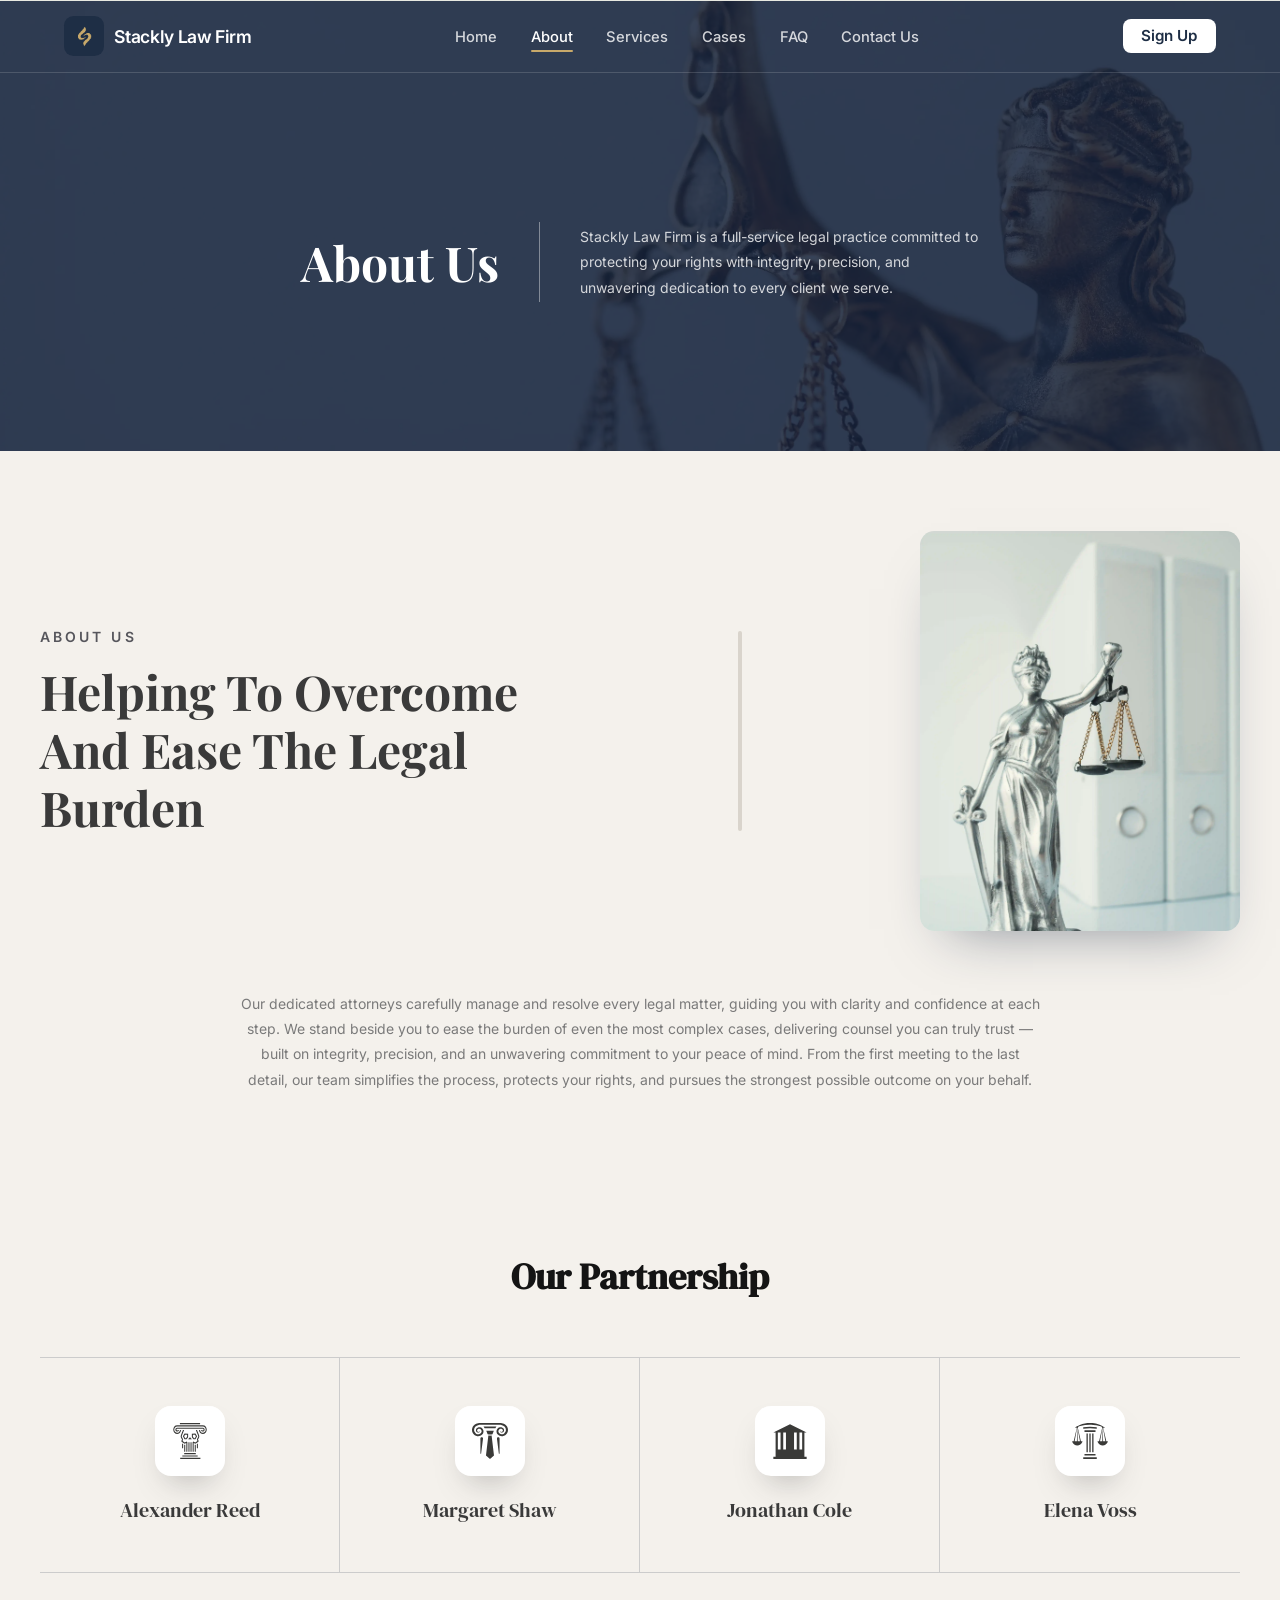
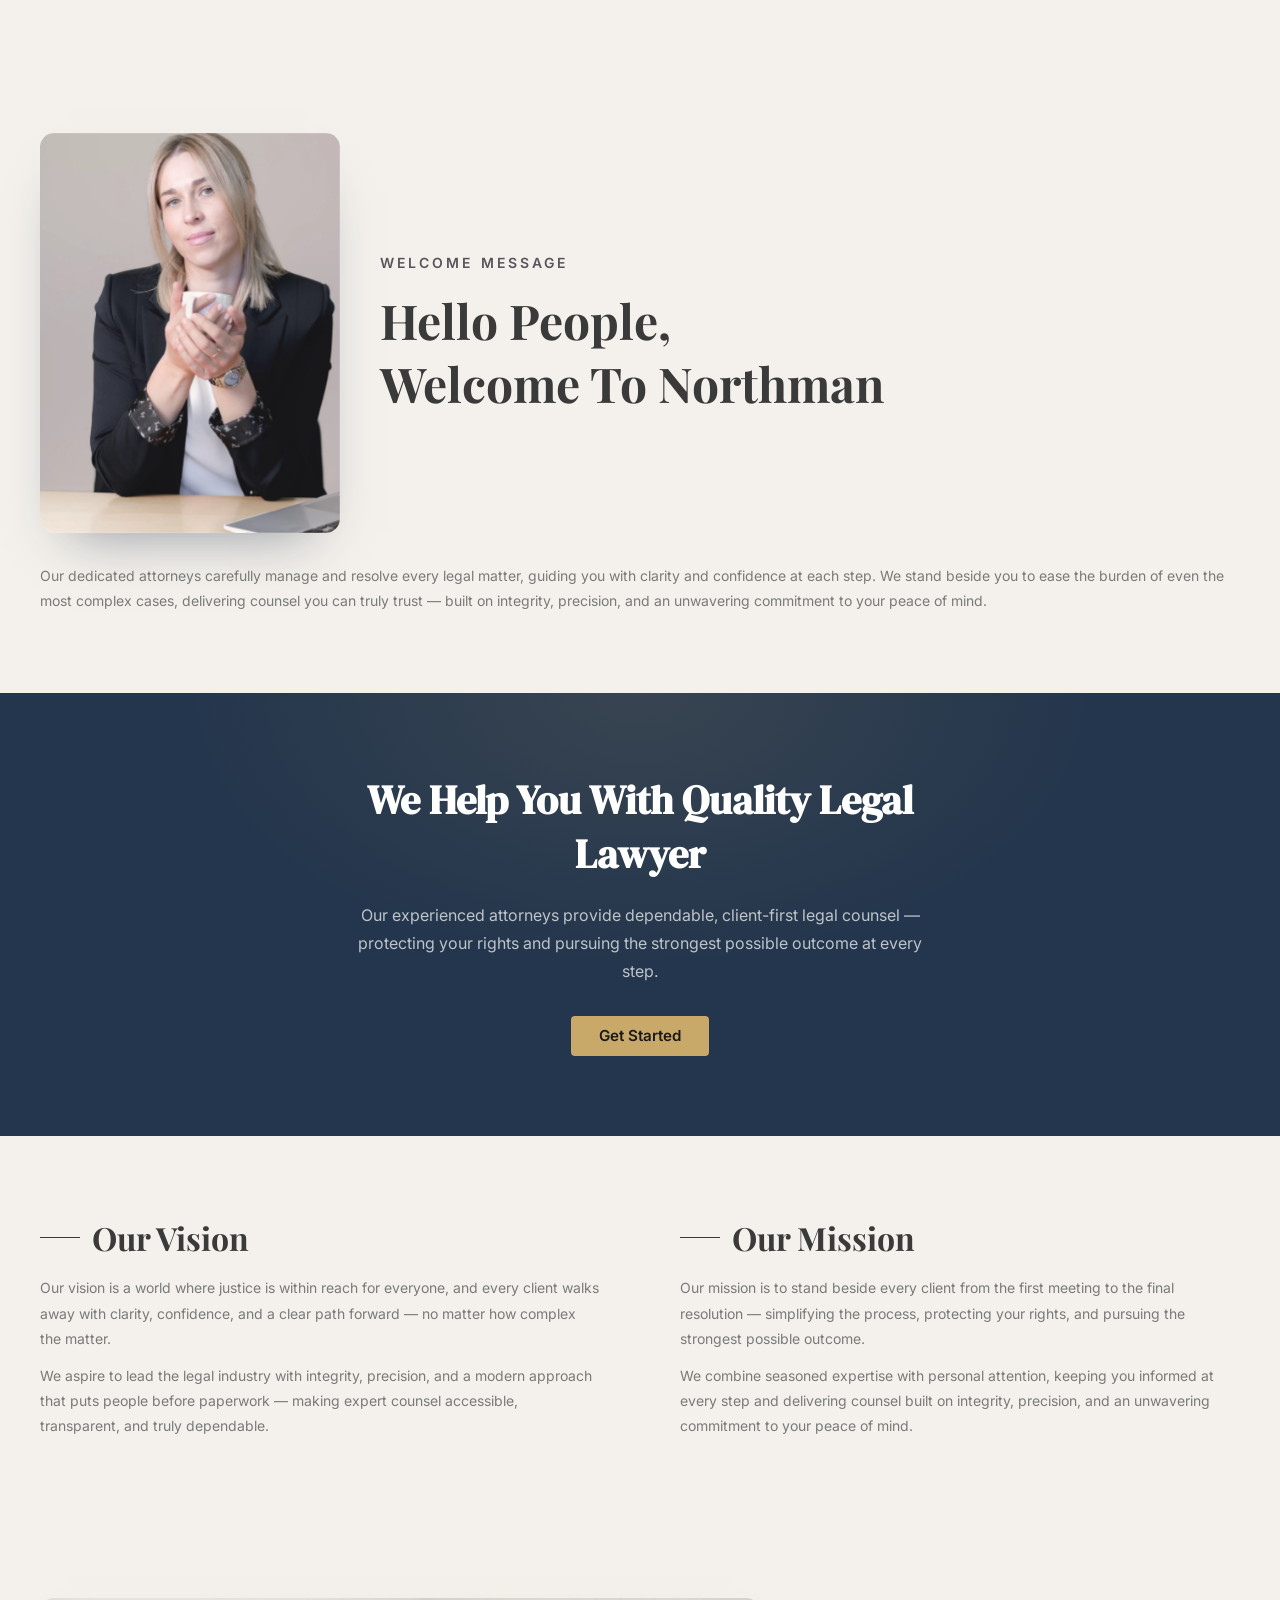
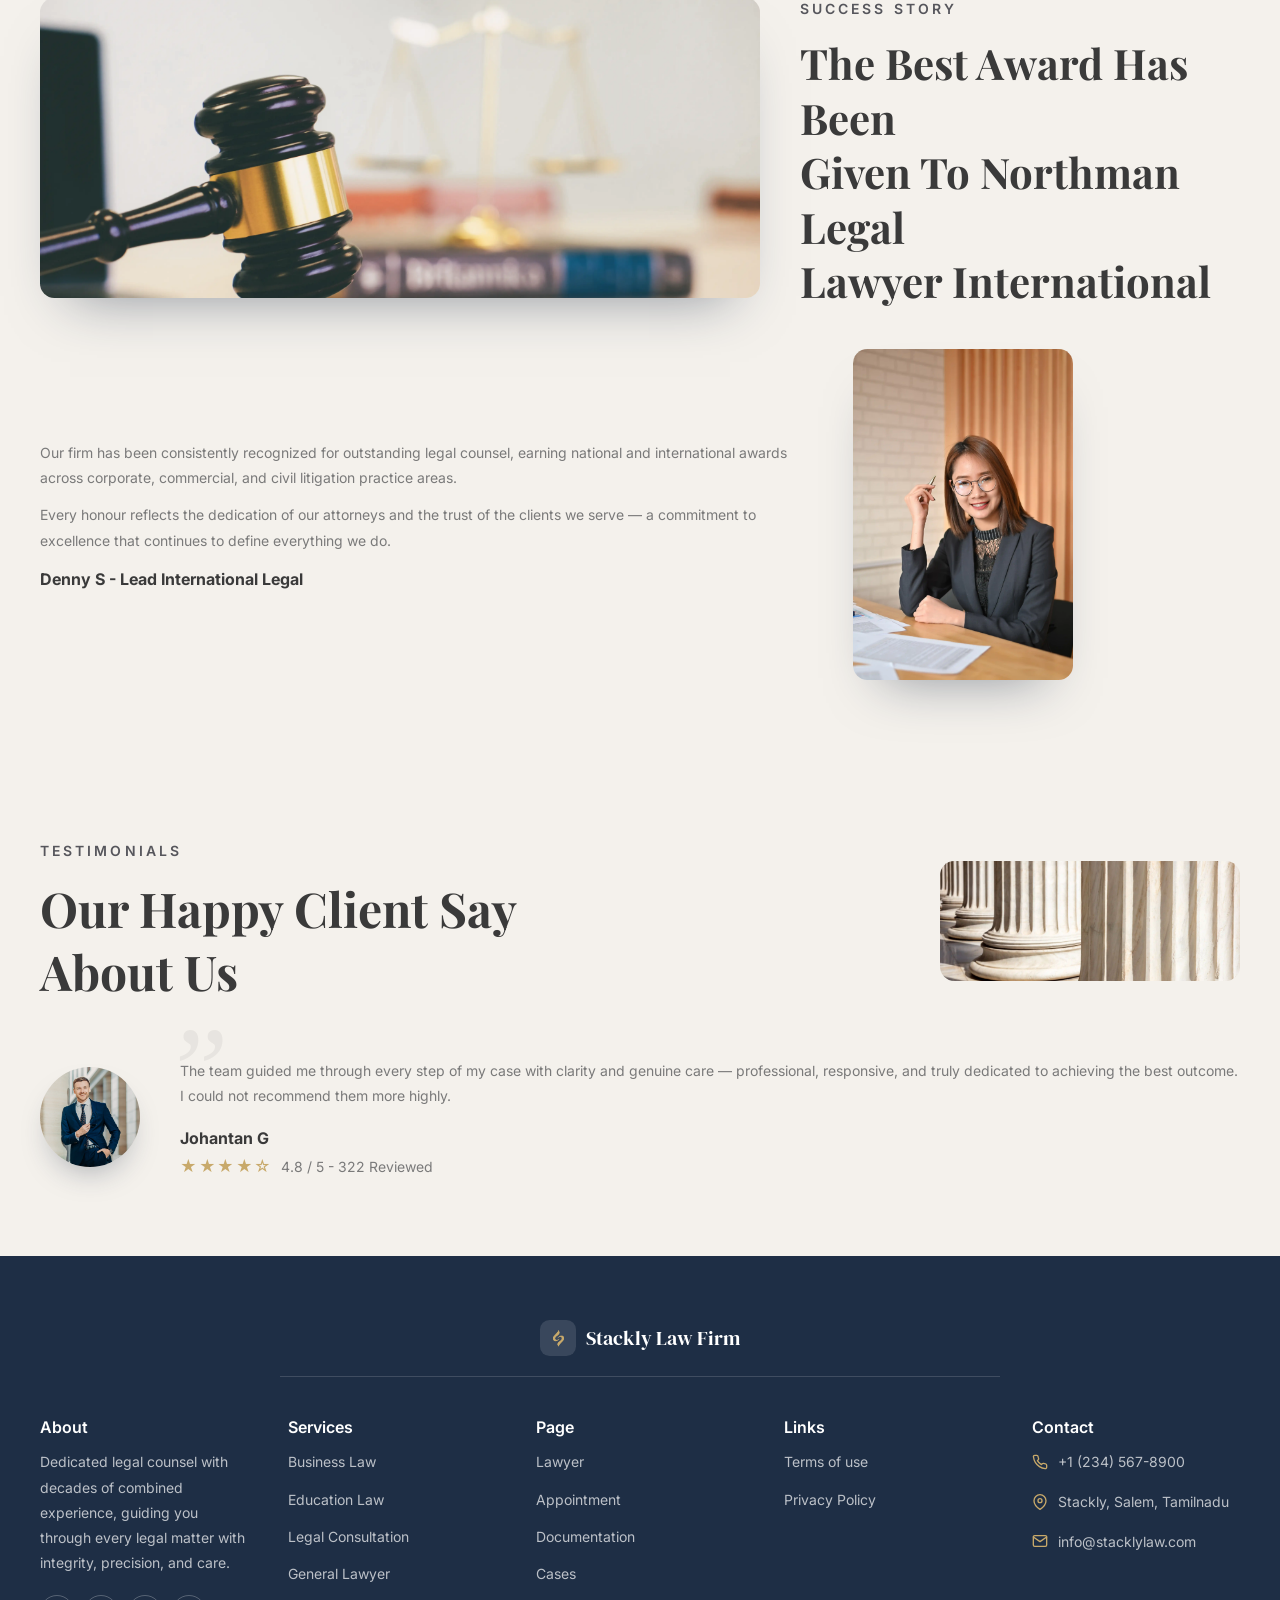
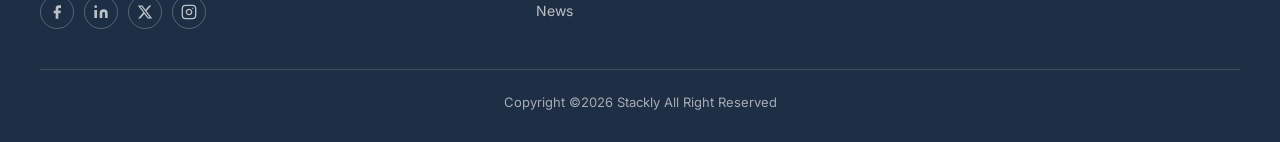
<file: about.html>
<!DOCTYPE html>
<html lang="en">
  <head>
    <meta charset="UTF-8" />
    <meta name="viewport" content="width=device-width, initial-scale=1.0" />
    <title>About Us | Stackly Law Firm</title>
    <meta
      name="description"
      content="Learn more about Stackly Law Firm — dedicated legal counsel protecting your rights with integrity and precision."
    />
    <link rel="preconnect" href="https://fonts.googleapis.com" />
    <link rel="preconnect" href="https://fonts.gstatic.com" crossorigin />
    <link
      href="https://fonts.googleapis.com/css2?family=DM+Serif+Display&family=Inter:wght@400;500;600&family=Playfair+Display:wght@700&display=swap"
      rel="stylesheet"
    />
    <link rel="stylesheet" href="styles.css" />
  </head>
<body>
    <header class="navbar about-nav" id="navbar">
        <nav class="nav-inner" aria-label="Main navigation">
          <a href="index.html" class="brand">
            <span class="brand-icon" aria-hidden="true">
              <span class="logo-img"></span>
            </span>
            <span class="brand-text"
              >Stackly <span class="brand-text-light">Law Firm</span></span
            >
          </a>

          <ul class="nav-links">
            <li><a href="index.html" class="nav-link">Home</a></li>
            <li><a href="about.html" class="nav-link is-active">About</a></li>
            <li>
              <a href="services.html" class="nav-link">Services</a>
            </li>
            <li><a href="cases.html" class="nav-link">Cases</a></li>
            <li><a href="faq.html" class="nav-link">FAQ</a></li>
            <li>
              <a href="contact.html" class="nav-link">Contact Us</a>
            </li>
          </ul>

          <div class="nav-actions">
            <a href="signup.html" class="btn btn-cta about-nav-btn"
              ><span class="btn-label">Sign Up</span></a
            >
            <button
              class="nav-toggle about-toggle"
              id="navToggle"
              aria-label="Open menu"
              aria-expanded="false"
              aria-controls="fullscreenMenu"
            >
              <span></span>
              <span></span>
              <span></span>
            </button>
          </div>
        </nav>
      </header>

    <section class="about-hero">

      <!-- Premium Fullscreen Mobile Menu -->
      <div class="fs-menu" id="fullscreenMenu" aria-hidden="true" role="dialog" aria-label="Navigation menu">
        <div class="fs-menu__backdrop"></div>
        <div class="fs-menu__panel">
          <div class="fs-menu__header">
            <a href="index.html" class="fs-menu__brand">
              <span class="brand-icon" aria-hidden="true">
                <span class="logo-img"></span>
              </span>
              <span class="brand-text">Stackly <span class="brand-text-light">Law Firm</span></span>
            </a>
            <button class="fs-menu__close" id="fsMenuClose" aria-label="Close menu">
              <svg viewBox="0 0 24 24" fill="none" stroke="currentColor" stroke-width="1.8" stroke-linecap="round" stroke-linejoin="round" aria-hidden="true">
                <line x1="18" y1="6" x2="6" y2="18"/>
                <line x1="6" y1="6" x2="18" y2="18"/>
              </svg>
            </button>
          </div>

          <nav class="fs-menu__nav" aria-label="Mobile navigation">
            <ul class="fs-menu__links">
              <li><a href="index.html" class="fs-menu__link" data-index="0">Home</a></li>
              <li><a href="about.html" class="fs-menu__link is-active" data-index="1">About</a></li>
              <li><a href="services.html" class="fs-menu__link" data-index="2">Services</a></li>
              <li><a href="cases.html" class="fs-menu__link" data-index="3">Cases</a></li>
              <li><a href="faq.html" class="fs-menu__link" data-index="4">FAQ</a></li>
              <li><a href="contact.html" class="fs-menu__link" data-index="5">Contact</a></li>
            </ul>
          </nav>

          <div class="fs-menu__bottom">
            <a href="signup.html" class="fs-menu__cta">
              <span class="fs-menu__cta-text">Sign Up</span>
              <svg viewBox="0 0 24 24" fill="none" stroke="currentColor" stroke-width="2" stroke-linecap="round" stroke-linejoin="round" aria-hidden="true">
                <line x1="4" y1="12" x2="20" y2="12"/>
                <polyline points="13 5 20 12 13 19"/>
              </svg>
            </a>

            <div class="fs-menu__info">
              <div class="fs-menu__info-block">
                <span class="fs-menu__info-label">Location</span>
                <span class="fs-menu__info-value">Stackly, Salem, Tamil Nadu</span>
              </div>
              <div class="fs-menu__info-block">
                <span class="fs-menu__info-label">Email</span>
                <a href="mailto:info@stackly.com" class="fs-menu__info-value fs-menu__info-link">info@stackly.com</a>
              </div>
              <div class="fs-menu__info-block">
                <span class="fs-menu__info-label">Working Hours</span>
                <span class="fs-menu__info-value">Mon – Sat : 9:00 AM – 7:00 PM</span>
                <span class="fs-menu__info-value fs-menu__info-muted">Sunday : Closed</span>
              </div>
            </div>

            <div class="fs-menu__social">
              <a href="404.html" class="fs-menu__social-link" aria-label="LinkedIn">
                <svg viewBox="0 0 24 24" fill="currentColor"><path d="M20.447 20.452h-3.554v-5.569c0-1.328-.027-3.037-1.852-3.037-1.853 0-2.136 1.445-2.136 2.939v5.667H9.351V9h3.414v1.561h.046c.477-.9 1.637-1.85 3.37-1.85 3.601 0 4.267 2.37 4.267 5.455v6.286zM5.337 7.433a2.062 2.062 0 01-2.063-2.065 2.064 2.064 0 112.063 2.065zm1.782 13.019H3.555V9h3.564v11.452zM22.225 0H1.771C.792 0 0 .774 0 1.729v20.542C0 23.227.792 24 1.771 24h20.451C23.2 24 24 23.227 24 22.271V1.729C24 .774 23.2 0 22.222 0h.003z"/></svg>
              </a>
              <a href="404.html" class="fs-menu__social-link" aria-label="Instagram">
                <svg viewBox="0 0 24 24" fill="currentColor"><path d="M12 2.163c3.204 0 3.584.012 4.85.07 3.252.148 4.771 1.691 4.919 4.919.058 1.265.069 1.645.069 4.849 0 3.205-.012 3.584-.069 4.849-.149 3.225-1.664 4.771-4.919 4.919-1.266.058-1.644.07-4.85.07-3.204 0-3.584-.012-4.849-.07-3.26-.149-4.771-1.699-4.919-4.92-.058-1.265-.07-1.644-.07-4.849 0-3.204.013-3.583.07-4.849.149-3.227 1.664-4.771 4.919-4.919 1.266-.057 1.645-.069 4.849-.069zM12 0C8.741 0 8.333.014 7.053.072 2.695.272.273 2.69.073 7.052.014 8.333 0 8.741 0 12c0 3.259.014 3.668.072 4.948.2 4.358 2.618 6.78 6.98 6.98C8.333 23.986 8.741 24 12 24c3.259 0 3.668-.014 4.948-.072 4.354-.2 6.782-2.618 6.979-6.98.059-1.28.073-1.689.073-4.948 0-3.259-.014-3.667-.072-4.947-.196-4.354-2.617-6.78-6.979-6.98C15.668.014 15.259 0 12 0zm0 5.838a6.162 6.162 0 100 12.324 6.162 6.162 0 000-12.324zM12 16a4 4 0 110-8 4 4 0 010 8zm6.406-11.845a1.44 1.44 0 100 2.881 1.44 1.44 0 000-2.881z"/></svg>
              </a>
              <a href="404.html" class="fs-menu__social-link" aria-label="Twitter">
                <svg viewBox="0 0 24 24" fill="currentColor"><path d="M18.244 2.25h3.308l-7.227 8.26 8.502 11.24H16.17l-5.214-6.817L4.99 21.75H1.68l7.73-8.835L1.254 2.25H8.08l4.713 6.231zm-1.161 17.52h1.833L7.084 4.126H5.117z"/></svg>
              </a>
              <a href="404.html" class="fs-menu__social-link" aria-label="Facebook">
                <svg viewBox="0 0 24 24" fill="currentColor"><path d="M24 12.073c0-6.627-5.373-12-12-12s-12 5.373-12 12c0 5.99 4.388 10.954 10.125 11.854v-8.385H7.078v-3.47h3.047V9.43c0-3.007 1.792-4.669 4.533-4.669 1.312 0 2.686.235 2.686.235v2.953H15.83c-1.491 0-1.956.925-1.956 1.874v2.25h3.328l-.532 3.47h-2.796v8.385C19.612 23.027 24 18.062 24 12.073z"/></svg>
              </a>
            </div>
          </div>
        </div>
      </div>
      </header>

      <div class="about-hero-content">
        <div class="about-hero-inner">
          <h1 class="about-hero-title">About Us</h1>

          <span class="about-hero-divider" aria-hidden="true"></span>

          <p class="about-hero-text">
            Stackly Law Firm is a full-service legal practice committed to
            protecting your rights with integrity, precision, and unwavering
            dedication to every client we serve.
          </p>
        </div>
      </div>
    </section>

    <section class="about-page">
      <div class="about-page-container">
        <div class="about-page-top">
          <div class="about-page-left">
            <span class="about-page-label reveal">About Us</span>
            <h2 class="about-page-title reveal">
              Helping To Overcome And Ease The Legal Burden
            </h2>
          </div>

          <span class="about-page-divider" aria-hidden="true"></span>

          <figure class="about-page-image reveal">
            <img
              src="images/home-about-img.webp"
              alt="Lady Justice statue holding scales and a sword"
            />
          </figure>
        </div>

<p class="about-page-text reveal">
          Our dedicated attorneys carefully manage and resolve every legal
          matter, guiding you with clarity and confidence at each step. We
          stand beside you to ease
          the burden of even the most complex cases, delivering counsel you can
          truly trust — built on integrity, precision, and an unwavering
          commitment to your peace of mind. From the first meeting to the last
          detail, our team simplifies the process, protects your rights, and
          pursues the strongest possible outcome on your behalf.
</p>
      </div>
    </section>


    <section class="partners" id="partners">
        <div class="partners-container">
          <h2 class="partners-title reveal">Our Partnership</h2>

          <div class="partners-grid">
            <div class="partner reveal">
              <div class="partner-icon">
                <div class="icon-wrapper">
<svg viewBox="0 0 160 172" xmlns="http://www.w3.org/2000/svg" aria-hidden="true">
                  <path d="M66.0846 66.1913L66.1853 56.5403L56.5136 56.0471L51.7586 63.2648L56.7139 72.706H60.9311L66.0846 66.1913ZM89.0167 67.2502L88.8512 51.3821L105.918 50.5118L114.092 62.9218L106.113 78.1281H96.8281L89.6124 69.0075L89.0167 67.2502ZM93.8151 56.5403L93.9153 66.1913L99.0698 72.7054H103.292L108.244 63.2695L103.487 56.0471L93.8151 56.5403ZM84.4793 80.1718L80.0002 75.4486L75.5216 80.1724L72.1138 76.2754L78.2968 69.7548H81.7035L87.8876 76.2748L84.4793 80.1718ZM113.565 32.9377C114.99 36.6921 118.17 45.0266 121.583 53.6409C126.479 65.9974 124.422 68.9486 120.299 74.8611C119.891 75.4456 119.475 76.0414 119.364 76.2047C116.56 80.3186 120.883 84.7536 120.896 84.766L120.434 89.0549L105.503 98.6505L97.5561 95.3357V137.057H92.6281V91.4168L95.9582 88.8858L105.039 92.6721L115.484 85.9593C113.731 83.0229 111.959 78.0657 115.437 72.9641C115.976 72.1721 116.193 71.8615 116.391 71.5786C119.342 67.3457 120.814 65.2331 117.078 55.8007C112.312 43.7743 108.249 32.9689 108.237 32.9377H113.565ZM37.1526 32.9377C36.1268 50.3745 16.7615 58.4956 5.45607 46.0584C-6.18197 33.2547 1.99792 11.1448 18.6732 11.1448V16.5675C6.36935 16.5675 0.403293 32.8328 8.94153 42.2256C17.1445 51.2502 31.1956 45.5587 32.2096 32.9377H37.1526ZM127.79 32.9377C128.805 45.5587 142.856 51.2502 151.059 42.2256C159.597 32.8333 153.632 16.5675 141.327 16.5675V11.1448C158.003 11.1448 166.182 33.2559 154.543 46.0584C143.239 58.4956 123.874 50.3739 122.848 32.9377H127.79ZM47.1119 120.793H42.1839V99.5651H47.1119V120.793ZM117.817 120.793H112.889V99.5651H117.817V120.793ZM57.2421 137.057H52.3136V103.431H57.2421V137.057ZM107.687 137.057H102.758V103.431H107.687V137.057ZM67.3728 91.4168V137.057H62.4437V95.3357L54.4963 98.6505L39.5667 89.0549L39.1045 84.766C39.1162 84.7536 43.44 80.318 40.6359 76.2047C40.5239 76.0414 40.1093 75.4456 39.7012 74.8611C35.5793 68.9486 33.5214 65.9974 38.4178 53.6409C41.8309 45.0266 45.0111 36.6921 46.4348 32.9377H51.7629C51.7511 32.9689 47.6882 43.7743 42.9226 55.8007C39.1853 65.2331 40.6589 67.3457 43.6098 71.5786C43.8075 71.8615 44.0233 72.1721 44.5633 72.9641C48.0412 78.0657 46.2698 83.0229 44.5167 85.9593L54.9607 92.6721L64.0416 88.8858L67.3728 91.4168ZM77.503 137.057H72.5739V91.4168H77.503V137.057ZM87.4259 137.057H82.4974V91.4168H87.4259V137.057ZM79.9996 22.2902H141.398C148.885 22.2902 152.712 32.293 147.376 38.173L147.381 38.1777C142.446 43.6069 134.012 40.4571 133.027 32.9377H138.084C138.968 35.5848 142.068 36.3556 143.896 34.3443C144.182 34.3443 146.074 31.2458 143.896 28.8497C143.258 28.1467 142.373 27.7117 141.398 27.7117L18.6014 27.7129C13.9515 27.7129 13.9515 35.4817 18.6014 35.4817C20.1039 35.4817 21.4136 34.4445 21.9166 32.9377H26.9736C25.987 40.4571 17.5548 43.6069 12.6198 38.1777C7.30191 32.3283 11.0906 22.2902 18.6014 22.2902H79.9996ZM82.4642 154.861H116.658V160.284H43.342V154.861H82.4642ZM80.0002 11.1448H141.327V16.5675H18.6732V11.1448H80.0002ZM82.4642 143.715H107.687V149.138H52.3141V143.715H82.4642ZM80.0002 -9.15527e-05H128.239V5.42264H31.7618V-9.15527e-05H80.0002ZM33.2182 171.428H129.696V166.006H81.4577H33.2182V171.428ZM71.1218 53.9827L70.9831 67.2502L70.3863 69.0075L63.1717 78.1281H53.8819L45.9045 62.926L54.0823 50.5118L71.1486 51.3821L71.1218 53.9827Z" fill="#3A3A38"/>
                </svg>
                </div>
              </div>
              <span class="partner-name">Alexander Reed</span>
            </div>

            <div class="partner reveal">
              <div class="partner-icon">
                <div class="icon-wrapper">
<svg viewBox="0 0 160 160" fill="none" xmlns="http://www.w3.org/2000/svg" aria-hidden="true">
                  <path d="M69.4641 49.7867C76.4687 50.8527 84.0615 50.8501 91.0651 49.7792L97.0792 34.3441L63.4377 34.3559L69.4641 49.7867ZM87.1589 55.8965L97.7769 144.529L79.9506 160L62.1156 144.542L72.6736 55.8318C75.1704 56.0823 77.7078 56.2227 80.2673 56.2219C82.5859 56.221 84.8879 56.1042 87.1589 55.8965Z" fill="#3A3A38"/>
                  <path d="M55.9658 23.2432H103.927L108.51 15.9674H51.3831L55.9658 23.2432ZM158.889 22.996C156.601 15.1856 150.974 8.89674 143.693 4.83307C140.059 2.80627 136.066 1.3755 131.926 0.63826C130.445 0.374298 128.953 0.20784 127.449 0.120422C126.822 0.0842743 125.178 0.00608826 124.924 0.00105286V0.000198364H35.0738L35.073 0.00105286C34.8198 0.00608826 33.1776 0.0842743 32.5506 0.120422C31.0477 0.20784 29.5545 0.374298 28.0737 0.63826C23.9338 1.3755 19.9403 2.80627 16.3075 4.83307C9.02509 8.89674 3.39817 15.1856 1.11125 22.996C-1.09278 30.5215 0.0229016 38.7505 4.09228 45.5287C8.2128 52.3925 15.4202 57.3313 23.6974 58.3998C31.4463 59.4001 39.5251 56.8404 44.9933 51.4863C50.2348 46.3542 52.3162 39.0254 50.3485 32.0935C48.477 25.4969 43.0371 19.9193 35.8191 18.7348C29.2123 17.6512 22.1372 20.3657 18.8987 26.1098C16.9433 29.5791 16.7211 33.8874 18.7937 37.3593C20.704 40.5604 24.3448 42.8781 28.2995 42.5469C30.3439 42.3762 32.3803 41.5516 33.7879 40.1048C34.1839 39.6971 34.5288 39.244 34.8066 38.7556C35.0042 38.4067 35.1197 38.3327 34.7705 38.1226C34.363 37.8779 34.1169 37.5989 33.7121 37.8864C33.2297 38.2293 32.779 38.6253 32.2745 38.9372C31.4843 39.4247 30.3897 39.6256 29.4646 39.6593C27.496 39.7299 25.8097 38.9111 24.4603 37.5871C22.9645 36.0899 22.3595 33.3906 23.0315 31.3251C23.663 29.3858 25.1412 27.744 26.9483 26.6982C29.0262 25.4961 31.546 25.1556 33.9149 25.623C36.0087 26.0358 37.9199 27.2161 39.2535 28.4426C40.4926 29.7523 41.4848 31.1822 42.0969 32.8576C43.4348 36.5228 42.8713 40.6748 40.49 43.8364C38.0963 47.0141 34.2254 49.1384 30.2116 49.8058C25.9385 50.5154 21.4731 49.6032 17.9117 47.2402C14.6397 45.0697 12.1437 41.8492 10.7026 38.3227C7.81945 31.2671 9.26058 22.9935 14.3257 17.1712C18.2522 12.6586 23.7856 9.73402 29.7195 8.40329C32.1501 7.85771 34.6514 7.65343 37.1482 7.65343H122.851C125.348 7.65343 127.849 7.85771 130.28 8.40329C136.214 9.73402 141.748 12.6586 145.674 17.1712C150.739 22.9935 152.18 31.2671 149.297 38.3227C147.857 41.8492 145.361 45.0697 142.089 47.2402C138.526 49.6032 134.061 50.5154 129.789 49.8058C125.774 49.1384 121.903 47.0141 119.509 43.8364C117.129 40.6748 116.565 36.5228 117.903 32.8576C118.515 31.1822 119.508 29.7523 120.747 28.4426C122.079 27.2161 123.991 26.0358 126.085 25.623C128.453 25.1556 130.974 25.4961 133.051 26.6982C134.858 27.744 136.336 29.3858 136.968 31.3251C137.64 33.3906 137.035 36.0899 135.54 37.5871C134.19 38.9111 132.504 39.7299 130.535 39.6593C129.61 39.6256 128.515 39.4247 127.726 38.9372C127.22 38.6253 126.77 38.2293 126.287 37.8864C125.882 37.5989 125.636 37.8779 125.229 38.1226C124.88 38.3327 124.995 38.4067 125.193 38.7556C125.471 39.244 125.815 39.6971 126.212 40.1048C127.619 41.5516 129.655 42.3762 131.7 42.5469C135.655 42.8781 139.295 40.5604 141.207 37.3593C143.279 33.8874 143.057 29.5791 141.101 26.1098C137.862 20.3657 130.787 17.6512 124.181 18.7348C116.962 19.9193 111.522 25.4969 109.651 32.0935C107.684 39.0254 109.765 46.3542 115.006 51.4863C120.474 56.8404 128.553 59.4001 136.302 58.3998C144.579 57.3313 151.787 52.3925 155.907 45.5287C159.976 38.7505 161.093 30.5215 158.889 22.996ZM49.1094 69.1684C49.1094 66.0757 46.4794 63.5689 43.2355 63.5689C39.9908 63.5689 37.3608 66.0757 37.3608 69.1684V136.725H40.4618L49.1094 69.1684ZM110.782 69.1684C110.782 66.0757 113.413 63.5689 116.657 63.5689C119.902 63.5689 122.532 66.0757 122.532 69.1684V136.725H119.431L110.782 69.1684Z" fill="#3A3A38"/>
                </svg>
                </div>
              </div>
              <span class="partner-name">Margaret Shaw</span>
            </div>

            <div class="partner reveal">
              <div class="partner-icon">
                <div class="icon-wrapper">
<svg viewBox="0 0 160 160" fill="none" xmlns="http://www.w3.org/2000/svg" aria-hidden="true">
                  <path fill-rule="evenodd" fill="#3A3A38" d="M80 6L6 42L154 42Z M16 42L144 42L144 150L16 150Z M26 42L38 42L38 118L26 118Z M50 42L62 42L62 118L50 118Z M98 42L110 42L110 118L98 118Z M122 42L134 42L134 118L122 118Z M6 150L154 150L154 160L6 160Z"/>
                </svg>
                </div>
              </div>
              <span class="partner-name">Jonathan Cole</span>
            </div>

            <div class="partner reveal">
              <div class="partner-icon">
                <div class="icon-wrapper">
<svg viewBox="0 0 160 160" fill="none" xmlns="http://www.w3.org/2000/svg" aria-hidden="true">
                  <path d="M80 16.1938C69.6675 16.1938 59.5495 16.9824 49.9116 18.4815V25.7753C59.5235 24.2625 69.6455 23.467 80 23.467C90.3545 23.467 100.477 24.2625 110.088 25.7753V18.4815C100.451 16.9824 90.3332 16.1938 80 16.1938ZM110.088 152.513H49.9116V160H110.088V152.513ZM104.509 137.479H55.4901V144.966H104.509V137.479ZM55.4901 39.5461H104.509V32.0592H55.4901V39.5461ZM95.5774 47.093H89.7664V129.932H95.5774V47.093ZM82.9052 47.093H77.0942V129.932H82.9052V47.093ZM70.233 129.932H64.422V47.093H70.233V129.932Z" fill="#3A3A38"/>
                  <path d="M138.178 80.6964L136.87 22.2778C137.097 22.2924 137.323 22.2907 137.547 22.265L148.205 80.9692C144.913 80.8053 141.563 80.7221 138.178 80.6964ZM124.606 80.9692L135.338 21.8574C135.535 21.9552 135.733 22.0341 135.932 22.0976L134.62 80.6964C131.24 80.7221 127.894 80.8053 124.606 80.9692ZM25.3804 80.6964L24.0683 22.0976C24.2675 22.0341 24.4653 21.9552 24.6617 21.8574L35.3939 80.9692C32.1064 80.8053 28.7604 80.7221 25.3804 80.6964ZM11.7951 80.9692L22.4533 22.265C22.677 22.2907 22.9028 22.2924 23.1299 22.2778L21.8219 80.6964C18.4372 80.7221 15.0872 80.8053 11.7951 80.9692ZM152.501 81.2361L138.816 21.902C139.691 21.4944 140.473 20.7745 141.058 19.7979C142.834 20.5659 144.604 21.3665 146.365 22.2083C146.469 21.9355 146.837 21.2438 146.771 20.9959C146.656 20.5574 145.392 19.8975 145.103 19.6718C137.39 13.6359 128.74 9.43898 120.034 6.47939C110.719 3.31301 101.188 1.3737 91.5799 0.526756C72.496 -1.15511 53.0205 1.11284 34.7199 8.44958C30.2882 10.2259 25.8699 12.3479 21.6933 14.966C19.8012 16.1519 17.9071 17.3618 16.0888 18.7288C15.2423 19.3646 14.4112 20.0399 13.5773 20.7041C13.0978 21.086 13.1564 21.0628 13.4328 21.7158C13.7358 22.4314 13.9017 22.0719 14.5091 21.7819C15.4475 21.3348 16.3772 20.8568 17.323 20.4364C17.8518 20.2021 18.3819 19.9764 18.9114 19.7465C19.5002 20.7487 20.294 21.4867 21.1838 21.902L7.49929 81.2361C4.96978 81.4094 2.46091 81.6077 0 81.8591C5.12962 92.6334 13.7771 99.729 23.6015 99.729C33.4251 99.729 42.0726 92.6334 47.2022 81.8591C44.732 81.6068 42.2138 81.4086 39.675 81.2353L25.808 21.0542C27.0228 19.9138 27.7567 18.1341 27.8413 16.242C30.8017 15.226 33.7901 14.3293 36.7858 13.5458C55.4255 8.67012 74.6319 7.29545 93.6046 8.70101C103.211 9.41238 112.771 10.8986 122.214 13.2927C125.569 14.1431 128.881 15.1599 132.161 16.3106C132.261 18.177 132.992 19.9275 134.192 21.0542L120.325 81.2353C117.786 81.4086 115.268 81.6068 112.798 81.8591C117.927 92.6334 126.575 99.729 136.399 99.729C146.223 99.729 154.87 92.6334 160 81.8591C157.539 81.6077 155.03 81.4094 152.501 81.2361Z" fill="#3A3A38"/>
                </svg>
                </div>
              </div>
              <span class="partner-name">Elena Voss</span>
            </div>
          </div>
        </div>
      </section>

    <section class="welcome">
      <div class="welcome-container">
        <div class="welcome-top">
          <figure class="welcome-image reveal">
            <img
              src="images/about-welcome-img.webp"
              alt="Lady Justice statue holding a set of scales and a sword"
            />
          </figure>

          <div class="welcome-content">
            <span class="welcome-label reveal">Welcome Message</span>
            <h2 class="welcome-title reveal">
              Hello People,<br />Welcome To Northman
            </h2>
          </div>
        </div>

        <p class="welcome-text reveal">
          Our dedicated attorneys carefully manage and resolve every legal
          matter, guiding you with clarity and confidence at each step. We
          stand beside you to ease
          the burden of even the most complex cases, delivering counsel you can
          truly trust — built on integrity, precision, and an unwavering
          commitment to your peace of mind.
        </p>
      </div>
    </section>


    <section class="cta">
        <div class="cta-container">
          <h2 class="cta-title">We Help You With Quality Legal Lawyer</h2>
          <p class="cta-desc">
            Our experienced attorneys provide dependable, client-first legal
            counsel — protecting your rights and pursuing the strongest possible
            outcome at every step.
          </p>
          <a href="404.html" class="btn cta-btn"><span class="btn-label">Get Started</span></a>
        </div>
      </section>

    <section class="vision">
      <div class="vision-container">
        <div class="vision-grid">
          <div class="vision-col reveal-left">
            <div class="vision-header">
              <span class="vision-line" aria-hidden="true"></span>
              <h2 class="vision-title">Our Vision</h2>
            </div>
            <p class="vision-text">
              Our
              vision is a world where justice is within reach for everyone,
              and every client walks away with clarity, confidence, and a
              clear path forward — no matter how complex the matter.
            </p>
            <p class="vision-text">
              We aspire to lead the legal industry with integrity, precision,
              and a modern approach that puts people before paperwork — making
              expert counsel accessible, transparent, and truly dependable.
            </p>
          </div>

          <div class="vision-col reveal-right">
            <div class="vision-header">
              <span class="vision-line" aria-hidden="true"></span>
              <h2 class="vision-title">Our Mission</h2>
            </div>
            <p class="vision-text">
              Our
              mission is to stand beside every client from the first meeting
              to the final resolution — simplifying the process, protecting
              your rights, and pursuing the strongest possible outcome.
            </p>
            <p class="vision-text">
              We combine seasoned expertise with personal attention, keeping
              you informed at every step and delivering counsel built on
              integrity, precision, and an unwavering commitment to your peace
              of mind.
            </p>
          </div>
        </div>
      </div>
    </section>

    <section class="success">
      <div class="success-container">
        <div class="success-top">
          <figure class="success-image reveal">
            <img
              src="images/about-success.webp"
              alt="Judge gravel memorial statue"
            />
          </figure>

          <div class="success-content">
            <span class="success-label reveal">Success Story</span>
            <h2 class="success-title reveal">
              The Best Award Has Been<br />Given To Northman Legal<br />Lawyer
              International
            </h2>
          </div>
        </div>

        <div class="success-bottom">
          <div class="success-text">
            <p class="success-para reveal">
              Our firm
              has been consistently recognized for outstanding legal counsel,
              earning national and international awards across corporate,
              commercial, and civil litigation practice areas.
            </p>
            <p class="success-para reveal">
              Every honour reflects the dedication of our attorneys and the
              trust of the clients we serve — a commitment to excellence that
              continues to define everything we do.
            </p>
            <span class="success-author reveal">
              Denny S - Lead International Legal
            </span>
          </div>

          <figure class="success-portrait reveal">
            <img
              src="images/about-success-2.webp"
              alt="Lady Justice statue holding scales and a sword"
            />
          </figure>
        </div>
      </div>
    </section>

    <section class="testimonials">
      <div class="testimonials-container">
        <div class="testimonials-top">
          <div class="testimonials-heading">
            <span class="testimonials-label reveal">Testimonials</span>
            <h2 class="testimonials-title reveal">
              Our Happy Client Say<br />About Us
            </h2>
          </div>

          <figure class="testimonials-image reveal">
            <img
              src="images/test-pillar.webp"
              alt="Judge gravel memorial statue"
            />
          </figure>
        </div>

        <div class="testimonial reveal">
          <figure class="testimonial-avatar">
            <img
              src="images/test-person.webp"
              alt="Johantan G portrait"
            />
          </figure>

          <div class="testimonial-content">
            <span class="testimonial-quote" aria-hidden="true">&rdquo;</span>
            <p class="testimonial-text">
              The team
              guided me through every step of my case with clarity and genuine
              care — professional, responsive, and truly dedicated to achieving
              the best outcome. I could not recommend them more highly.
            </p>
            <div class="testimonial-meta">
              <span class="testimonial-name">Johantan G</span>
              <div class="testimonial-rating">
                <span class="testimonial-stars" aria-hidden="true"
                  >&starf;&starf;&starf;&starf;&star;</span
                >
                <span class="testimonial-review">4.8 / 5 - 322 Reviewed</span>
              </div>
            </div>
          </div>
        </div>
      </div>
    </section>

    <footer class="footer">
      <div class="footer-container">
        <div class="footer-head">
          <a href="index.html" class="footer-brand">
            <span class="footer-brand-icon" aria-hidden="true">
              <span class="logo-img"></span>
            </span>
            Stackly Law Firm
          </a>
          <span class="footer-divider" aria-hidden="true"></span>
        </div>

        <div class="footer-grid">
          <div class="footer-col footer-about">
            <h3 class="footer-title">About</h3>
            <p class="footer-about-text">
              Dedicated legal counsel with decades of combined experience,
              guiding you through every legal matter with integrity, precision,
              and care.
            </p>
            <ul class="footer-social">
              <li>
                <a href="404.html" class="footer-social-link" aria-label="Facebook">
                  <svg viewBox="0 0 24 24" fill="currentColor" aria-hidden="true">
                    <path d="M18 2h-3a5 5 0 0 0-5 5v3H7v4h3v8h4v-8h3l1-4h-4V7a1 1 0 0 1 1-1h3z" />
                  </svg>
                </a>
              </li>
              <li>
                <a href="404.html" class="footer-social-link" aria-label="LinkedIn">
                  <svg viewBox="0 0 24 24" fill="currentColor" aria-hidden="true">
                    <path d="M16 8a6 6 0 0 1 6 6v7h-4v-7a2 2 0 0 0-2-2 2 2 0 0 0-2 2v7h-4v-7a6 6 0 0 1 6-6z" />
                    <rect x="2" y="9" width="4" height="12" />
                    <circle cx="4" cy="4" r="2" />
                  </svg>
                </a>
              </li>
              <li>
                <a href="404.html" class="footer-social-link" aria-label="Twitter">
                  <svg viewBox="0 0 24 24" fill="currentColor" aria-hidden="true">
                    <path d="M18.244 2.25h3.308l-7.227 8.26 8.502 11.24H16.17l-5.214-6.817L4.99 21.75H1.68l7.73-8.835L1.254 2.25H8.08l4.713 6.231zm-1.161 17.52h1.833L7.084 4.126H5.117z" />
                  </svg>
                </a>
              </li>
              <li>
                <a href="404.html" class="footer-social-link" aria-label="Instagram">
                  <svg viewBox="0 0 24 24" fill="none" stroke="currentColor" stroke-width="2" stroke-linecap="round" stroke-linejoin="round" aria-hidden="true">
                    <rect x="2" y="2" width="20" height="20" rx="5" ry="5" />
                    <path d="M16 11.37A4 4 0 1 1 12.63 8 4 4 0 0 1 16 11.37z" />
                    <line x1="17.5" y1="6.5" x2="17.51" y2="6.5" />
                  </svg>
                </a>
              </li>
            </ul>
          </div>

          <div class="footer-col">
            <h3 class="footer-title">Services</h3>
            <ul class="footer-links">
              <li><a href="404.html" class="footer-link">Business Law</a></li>
              <li><a href="404.html" class="footer-link">Education Law</a></li>
              <li><a href="404.html" class="footer-link">Legal Consultation</a></li>
              <li><a href="404.html" class="footer-link">General Lawyer</a></li>
            </ul>
          </div>

          <div class="footer-col">
            <h3 class="footer-title">Page</h3>
            <ul class="footer-links">
              <li><a href="404.html" class="footer-link">Lawyer</a></li>
              <li><a href="404.html" class="footer-link">Appointment</a></li>
              <li><a href="404.html" class="footer-link">Documentation</a></li>
              <li><a href="404.html" class="footer-link">Cases</a></li>
              <li><a href="404.html" class="footer-link">News</a></li>
            </ul>
          </div>

          <div class="footer-col">
            <h3 class="footer-title">Links</h3>
            <ul class="footer-links">
              <li><a href="404.html" class="footer-link">Terms of use</a></li>
              <li><a href="404.html" class="footer-link">Privacy Policy</a></li>
            </ul>
          </div>

          <div class="footer-col footer-contact">
            <h3 class="footer-title">Contact</h3>
            <ul class="footer-contact-list">
              <li class="footer-contact-item">
                <svg viewBox="0 0 24 24" fill="none" stroke="currentColor" stroke-width="2" stroke-linecap="round" stroke-linejoin="round" aria-hidden="true">
                  <path d="M22 16.92v3a2 2 0 0 1-2.18 2 19.79 19.79 0 0 1-8.63-3.07 19.5 19.5 0 0 1-6-6 19.79 19.79 0 0 1-3.07-8.67A2 2 0 0 1 4.11 2h3a2 2 0 0 1 2 1.72 12.84 12.84 0 0 0 .7 2.81 2 2 0 0 1-.45 2.11L8.09 9.91a16 16 0 0 0 6 6l1.27-1.27a2 2 0 0 1 2.11-.45 12.84 12.84 0 0 0 2.81.7A2 2 0 0 1 22 16.92z" />
                </svg>
                <a href="404.html" class="footer-link">+1 (234) 567-8900</a>
              </li>
              <li class="footer-contact-item">
                <svg viewBox="0 0 24 24" fill="none" stroke="currentColor" stroke-width="2" stroke-linecap="round" stroke-linejoin="round" aria-hidden="true">
                  <path d="M21 10c0 7-9 13-9 13s-9-6-9-13a9 9 0 0 1 18 0z" />
                  <circle cx="12" cy="10" r="3" />
                </svg>
                <a href="404.html" class="footer-link">Stackly, Salem, Tamilnadu</a>
              </li>
              <li class="footer-contact-item">
                <svg viewBox="0 0 24 24" fill="none" stroke="currentColor" stroke-width="2" stroke-linecap="round" stroke-linejoin="round" aria-hidden="true">
                  <path d="M4 4h16c1.1 0 2 .9 2 2v12c0 1.1-.9 2-2 2H4c-1.1 0-2-.9-2-2V6c0-1.1.9-2 2-2z" />
                  <polyline points="22,6 12,13 2,6" />
                </svg>
                <a href="404.html" class="footer-link">info@stacklylaw.com</a>
              </li>
            </ul>
          </div>
        </div>

        <div class="footer-bottom">
          <span class="footer-bottom-divider" aria-hidden="true"></span>
          <p class="footer-copy">Copyright &copy;2026 Stackly All Right Reserved</p>
        </div>
      </div>
    </footer>
    <script src="script.js"></script>
  </body>
</html>
</file>
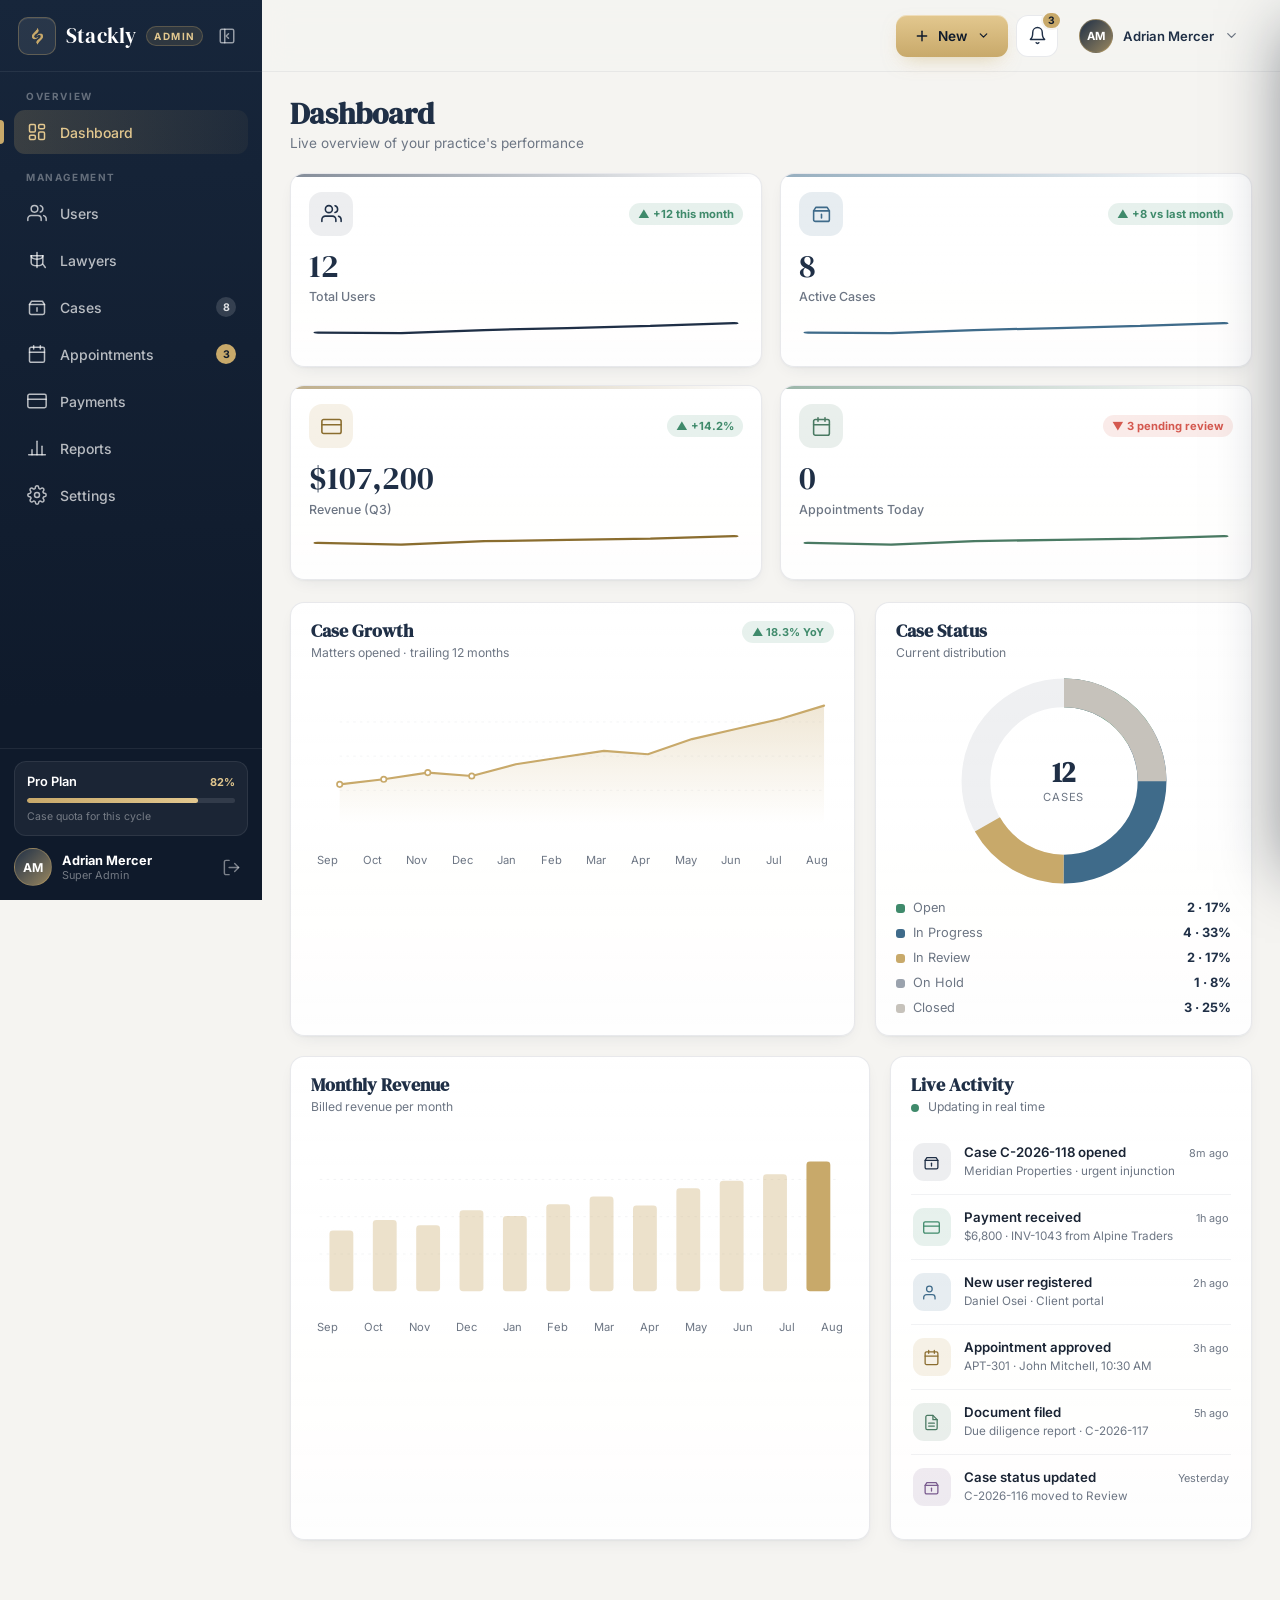
<file: admin.html>
<!DOCTYPE html>
<html lang="en">
  <head>
    <meta charset="UTF-8" />
    <meta name="viewport" content="width=device-width, initial-scale=1.0" />
    <title>Admin Console | Stackly Law Firm</title>
    <meta
      name="description"
      content="Stackly Law Firm admin console — users, lawyers, cases, appointments, payments, and analytics."
    />
    <link rel="preconnect" href="https://fonts.googleapis.com" />
    <link rel="preconnect" href="https://fonts.gstatic.com" crossorigin />
    <link
      href="https://fonts.googleapis.com/css2?family=DM+Serif+Display&family=Inter:wght@400;500;600;700&display=swap"
      rel="stylesheet"
    />
    <link rel="stylesheet" href="admin.css" />
  </head>
  <body class="adm-body">
    <div class="adm-app" id="admApp">
      <!-- ===================== Sidebar ===================== -->
      <aside class="adm-sidebar" id="admSidebar">
        <div class="adm-sidebar-head">
          <a href="index.html" class="adm-brand" aria-label="Stackly Law Firm home">
            <span class="adm-brand-icon" aria-hidden="true">
              <span class="logo-img"></span>
            </span>
            <span class="adm-brand-text">Stackly</span>
            <span class="adm-brand-console">Admin</span>
          </a>
          <button class="adm-collapse-btn" id="admCollapse" aria-label="Collapse sidebar">
            <svg viewBox="0 0 24 24" fill="none" stroke="currentColor" stroke-width="2" stroke-linecap="round" stroke-linejoin="round"><rect x="3" y="3" width="18" height="18" rx="2" ry="2"/><line x1="9" y1="3" x2="9" y2="21"/><polyline points="14 9 11 12 14 15"/></svg>
          </button>
        </div>

        <nav class="adm-nav" aria-label="Admin navigation">
          <p class="adm-nav-label">Overview</p>
          <a href="#/dashboard" class="adm-nav-item is-active" data-view="dashboard">
            <span class="adm-nav-icon" aria-hidden="true">
              <svg viewBox="0 0 24 24" fill="none" stroke="currentColor" stroke-width="1.8" stroke-linecap="round" stroke-linejoin="round"><rect x="3" y="3" width="7" height="9" rx="1.5"/><rect x="14" y="3" width="7" height="5" rx="1.5"/><rect x="14" y="12" width="7" height="9" rx="1.5"/><rect x="3" y="16" width="7" height="5" rx="1.5"/></svg>
            </span>
            <span class="adm-nav-text">Dashboard</span>
          </a>

          <p class="adm-nav-label">Management</p>
          <a href="#/users" class="adm-nav-item" data-view="users">
            <span class="adm-nav-icon" aria-hidden="true">
              <svg viewBox="0 0 24 24" fill="none" stroke="currentColor" stroke-width="1.8" stroke-linecap="round" stroke-linejoin="round"><path d="M17 21v-2a4 4 0 0 0-4-4H5a4 4 0 0 0-4 4v2"/><circle cx="9" cy="7" r="4"/><path d="M23 21v-2a4 4 0 0 0-3-3.87"/><path d="M16 3.13a4 4 0 0 1 0 7.75"/></svg>
            </span>
            <span class="adm-nav-text">Users</span>
          </a>
          <a href="#/lawyers" class="adm-nav-item" data-view="lawyers">
            <span class="adm-nav-icon" aria-hidden="true">
              <svg viewBox="0 0 24 24" fill="none" stroke="currentColor" stroke-width="1.8" stroke-linecap="round" stroke-linejoin="round"><path d="M12 3v18"/><path d="M5 7h14"/><path d="M5 7c0 3 3 4 7 4s7-1 7-4"/><path d="M5 7v8c0 3 3 4 7 4s7-1 7-4V7"/><path d="M19 17l3 4"/></svg>
            </span>
            <span class="adm-nav-text">Lawyers</span>
          </a>
          <a href="#/cases" class="adm-nav-item" data-view="cases">
            <span class="adm-nav-icon" aria-hidden="true">
              <svg viewBox="0 0 24 24" fill="none" stroke="currentColor" stroke-width="1.8" stroke-linecap="round" stroke-linejoin="round"><path d="M3 9h18v10a2 2 0 0 1-2 2H5a2 2 0 0 1-2-2V9z"/><path d="M3 9l2.5-4h13L21 9"/><line x1="12" y1="13" x2="12" y2="17"/></svg>
            </span>
            <span class="adm-nav-text">Cases</span>
            <span class="adm-nav-badge" id="navCaseCount">0</span>
          </a>
          <a href="#/appointments" class="adm-nav-item" data-view="appointments">
            <span class="adm-nav-icon" aria-hidden="true">
              <svg viewBox="0 0 24 24" fill="none" stroke="currentColor" stroke-width="1.8" stroke-linecap="round" stroke-linejoin="round"><rect x="3" y="4" width="18" height="18" rx="2"/><line x1="16" y1="2" x2="16" y2="6"/><line x1="8" y1="2" x2="8" y2="6"/><line x1="3" y1="10" x2="21" y2="10"/></svg>
            </span>
            <span class="adm-nav-text">Appointments</span>
            <span class="adm-nav-badge adm-nav-badge--gold" id="navApptCount">0</span>
          </a>
          <a href="#/payments" class="adm-nav-item" data-view="payments">
            <span class="adm-nav-icon" aria-hidden="true">
              <svg viewBox="0 0 24 24" fill="none" stroke="currentColor" stroke-width="1.8" stroke-linecap="round" stroke-linejoin="round"><rect x="1" y="4" width="22" height="16" rx="2" ry="2"/><line x1="1" y1="10" x2="23" y2="10"/></svg>
            </span>
            <span class="adm-nav-text">Payments</span>
          </a>
          <a href="#/reports" class="adm-nav-item" data-view="reports">
            <span class="adm-nav-icon" aria-hidden="true">
              <svg viewBox="0 0 24 24" fill="none" stroke="currentColor" stroke-width="1.8" stroke-linecap="round" stroke-linejoin="round"><line x1="18" y1="20" x2="18" y2="10"/><line x1="12" y1="20" x2="12" y2="4"/><line x1="6" y1="20" x2="6" y2="14"/><line x1="2" y1="20" x2="22" y2="20"/></svg>
            </span>
            <span class="adm-nav-text">Reports</span>
          </a>
          <a href="#/settings" class="adm-nav-item" data-view="settings">
            <span class="adm-nav-icon" aria-hidden="true">
              <svg viewBox="0 0 24 24" fill="none" stroke="currentColor" stroke-width="1.8" stroke-linecap="round" stroke-linejoin="round"><circle cx="12" cy="12" r="3"/><path d="M19.4 15a1.65 1.65 0 0 0 .33 1.82l.06.06a2 2 0 0 1 0 2.83 2 2 0 0 1-2.83 0l-.06-.06a1.65 1.65 0 0 0-1.82-.33 1.65 1.65 0 0 0-1 1.51V21a2 2 0 0 1-2 2 2 2 0 0 1-2-2v-.09A1.65 1.65 0 0 0 9 19.4a1.65 1.65 0 0 0-1.82.33l-.06.06a2 2 0 0 1-2.83 0 2 2 0 0 1 0-2.83l.06-.06a1.65 1.65 0 0 0 .33-1.82 1.65 1.65 0 0 0-1.51-1H3a2 2 0 0 1-2-2 2 2 0 0 1 2-2h.09A1.65 1.65 0 0 0 4.6 9a1.65 1.65 0 0 0-.33-1.82l-.06-.06a2 2 0 0 1 0-2.83 2 2 0 0 1 2.83 0l.06.06a1.65 1.65 0 0 0 1.82.33H9a1.65 1.65 0 0 0 1-1.51V3a2 2 0 0 1 2-2 2 2 0 0 1 2 2v.09a1.65 1.65 0 0 0 1 1.51 1.65 1.65 0 0 0 1.82-.33l.06-.06a2 2 0 0 1 2.83 0 2 2 0 0 1 0 2.83l-.06.06a1.65 1.65 0 0 0-.33 1.82V9a1.65 1.65 0 0 0 1.51 1H21a2 2 0 0 1 2 2 2 2 0 0 1-2 2h-.09a1.65 1.65 0 0 0-1.51 1z"/></svg>
            </span>
            <span class="adm-nav-text">Settings</span>
          </a>
        </nav>

        <div class="adm-sidebar-foot">
          <div class="adm-plan" id="admPlan">
            <div class="adm-plan-head">
              <span class="adm-plan-name">Pro Plan</span>
              <span class="adm-plan-chip">82%</span>
            </div>
            <div class="adm-plan-bar"><span id="admPlanBar"></span></div>
            <p class="adm-plan-meta">Case quota for this cycle</p>
          </div>
          <div class="adm-user-mini">
            <span class="adm-avatar" id="admSidebarAvatar">AM</span>
            <div class="adm-user-mini-text">
              <strong id="admSidebarName">Adrian Mercer</strong>
              <span id="admSidebarRole">Super Admin</span>
            </div>
            <button class="adm-icon-btn adm-icon-btn--ghost" id="admFootLogout" aria-label="Sign out">
              <svg viewBox="0 0 24 24" fill="none" stroke="currentColor" stroke-width="1.8" stroke-linecap="round" stroke-linejoin="round"><path d="M9 21H5a2 2 0 0 1-2-2V5a2 2 0 0 1 2-2h4"/><polyline points="16 17 21 12 16 7"/><line x1="21" y1="12" x2="9" y2="12"/></svg>
            </button>
          </div>
        </div>
      </aside>

      <div class="adm-overlay" id="admOverlay"></div>

      <!-- ===================== Main ===================== -->
      <main class="adm-main">
        <header class="adm-topbar">
          <button class="adm-menu-btn" id="admMenuBtn" aria-label="Open menu">
            <svg viewBox="0 0 24 24" fill="none" stroke="currentColor" stroke-width="2" stroke-linecap="round" stroke-linejoin="round"><line x1="3" y1="6" x2="21" y2="6"/><line x1="3" y1="12" x2="21" y2="12"/><line x1="3" y1="18" x2="21" y2="18"/></svg>
          </button>

          <div class="adm-topbar-right">
            <div class="adm-quick-wrap">
              <button class="adm-btn adm-btn--gold" id="admQuickBtn">
                <svg viewBox="0 0 24 24" fill="none" stroke="currentColor" stroke-width="2.2" stroke-linecap="round" stroke-linejoin="round"><line x1="12" y1="5" x2="12" y2="19"/><line x1="5" y1="12" x2="19" y2="12"/></svg>
                <span>New</span>
                <svg class="adm-btn-chev" viewBox="0 0 24 24" fill="none" stroke="currentColor" stroke-width="2.2" stroke-linecap="round" stroke-linejoin="round"><polyline points="6 9 12 15 18 9"/></svg>
              </button>
              <div class="adm-drop adm-quick-drop" id="admQuickDrop"></div>
            </div>

            <div class="adm-bell-wrap">
              <button class="adm-icon-btn" id="admBellBtn" aria-label="Notifications">
                <svg viewBox="0 0 24 24" fill="none" stroke="currentColor" stroke-width="1.8" stroke-linecap="round" stroke-linejoin="round"><path d="M18 8A6 6 0 0 0 6 8c0 7-3 9-3 9h18s-3-2-3-9"/><path d="M13.73 21a2 2 0 0 1-3.46 0"/></svg>
                <span class="adm-badge" id="admBellBadge">0</span>
              </button>
              <div class="adm-drop adm-bell-drop" id="admBellDrop"></div>
            </div>

            <div class="adm-profile-wrap">
              <button class="adm-profile-btn" id="admProfileBtn" aria-label="Account menu">
                <span class="adm-avatar adm-avatar--sm" id="admTopAvatar">AM</span>
                <span class="adm-profile-name" id="admTopName">Adrian Mercer</span>
                <svg class="adm-chev" viewBox="0 0 24 24" fill="none" stroke="currentColor" stroke-width="2" stroke-linecap="round" stroke-linejoin="round"><polyline points="6 9 12 15 18 9"/></svg>
              </button>
              <div class="adm-drop adm-profile-drop" id="admProfileDrop"></div>
            </div>
          </div>
        </header>

        <div class="adm-content" id="admContent">
          <h1 class="adm-page-title" id="admPageTitle">Dashboard</h1>
          <p class="adm-page-sub" id="admPageSub"></p>

          <!-- ===================== Dashboard ===================== -->
          <section class="adm-view is-active" id="view-dashboard"></section>

          <!-- ===================== Users ===================== -->
          <section class="adm-view" id="view-users"></section>

          <!-- ===================== Lawyers ===================== -->
          <section class="adm-view" id="view-lawyers"></section>

          <!-- ===================== Cases ===================== -->
          <section class="adm-view" id="view-cases"></section>

          <!-- ===================== Appointments ===================== -->
          <section class="adm-view" id="view-appointments"></section>

          <!-- ===================== Payments ===================== -->
          <section class="adm-view" id="view-payments"></section>

          <!-- ===================== Reports ===================== -->
          <section class="adm-view" id="view-reports"></section>

          <!-- ===================== Settings ===================== -->
          <section class="adm-view" id="view-settings"></section>
        </div>
      </main>
    </div>

    <!-- Slide-in detail panel -->
    <div class="adm-panel-backdrop" id="admPanelBackdrop"></div>
    <aside class="adm-panel" id="admPanel" aria-hidden="true">
      <div class="adm-panel-head">
        <div>
          <h3 id="admPanelTitle"></h3>
          <p id="admPanelSub"></p>
        </div>
        <button class="adm-icon-btn" id="admPanelClose" aria-label="Close panel">
          <svg viewBox="0 0 24 24" fill="none" stroke="currentColor" stroke-width="2" stroke-linecap="round" stroke-linejoin="round"><line x1="18" y1="6" x2="6" y2="18"/><line x1="6" y1="6" x2="18" y2="18"/></svg>
        </button>
      </div>
      <div class="adm-panel-body" id="admPanelBody"></div>
    </aside>

    <!-- Modal -->
    <div class="adm-modal" id="admModal" aria-hidden="true">
      <div class="adm-modal-card">
        <button class="adm-icon-btn adm-modal-close" id="admModalClose" aria-label="Close">
          <svg viewBox="0 0 24 24" fill="none" stroke="currentColor" stroke-width="2" stroke-linecap="round" stroke-linejoin="round"><line x1="18" y1="6" x2="6" y2="18"/><line x1="6" y1="6" x2="18" y2="18"/></svg>
        </button>
        <div id="admModalContent"></div>
      </div>
    </div>

    <!-- Toast stack -->
    <div class="adm-toast-wrap" id="admToast" aria-live="polite"></div>

    <script src="admin.js"></script>
  </body>
</html>
</file>
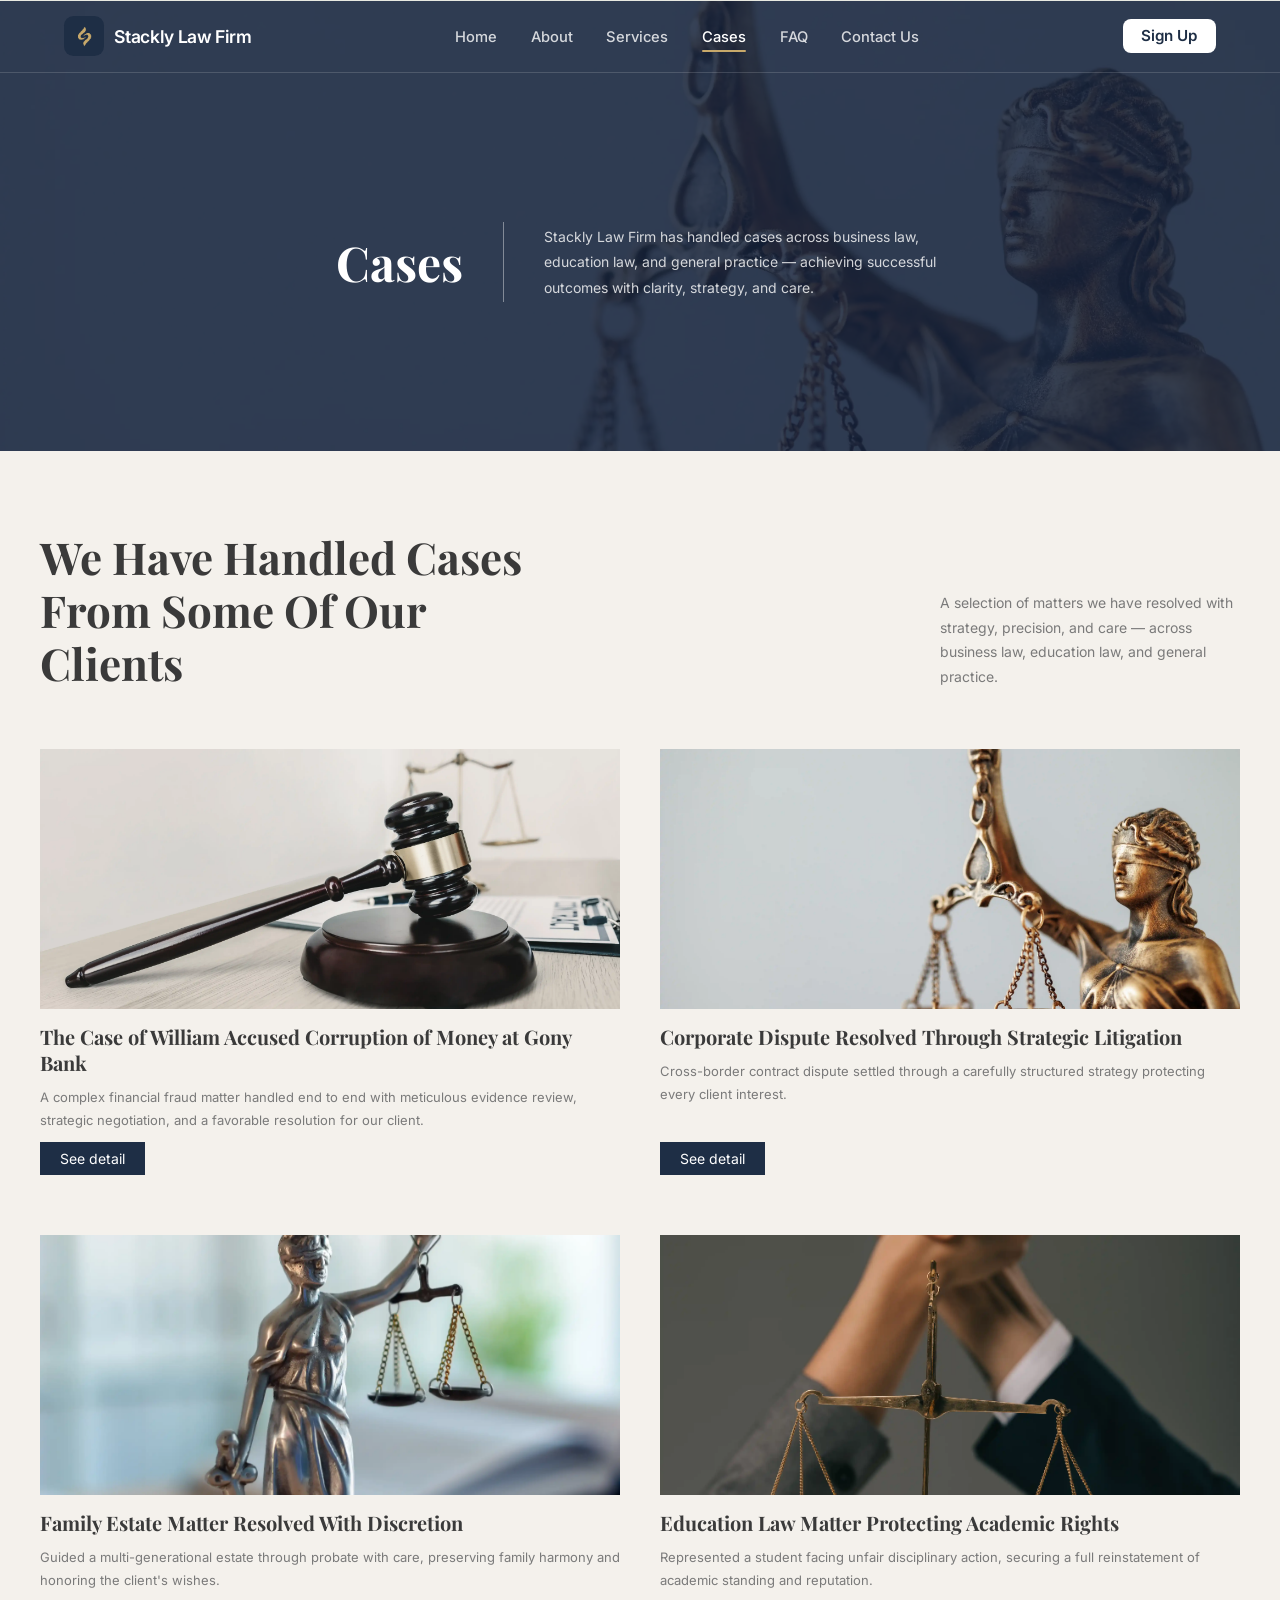
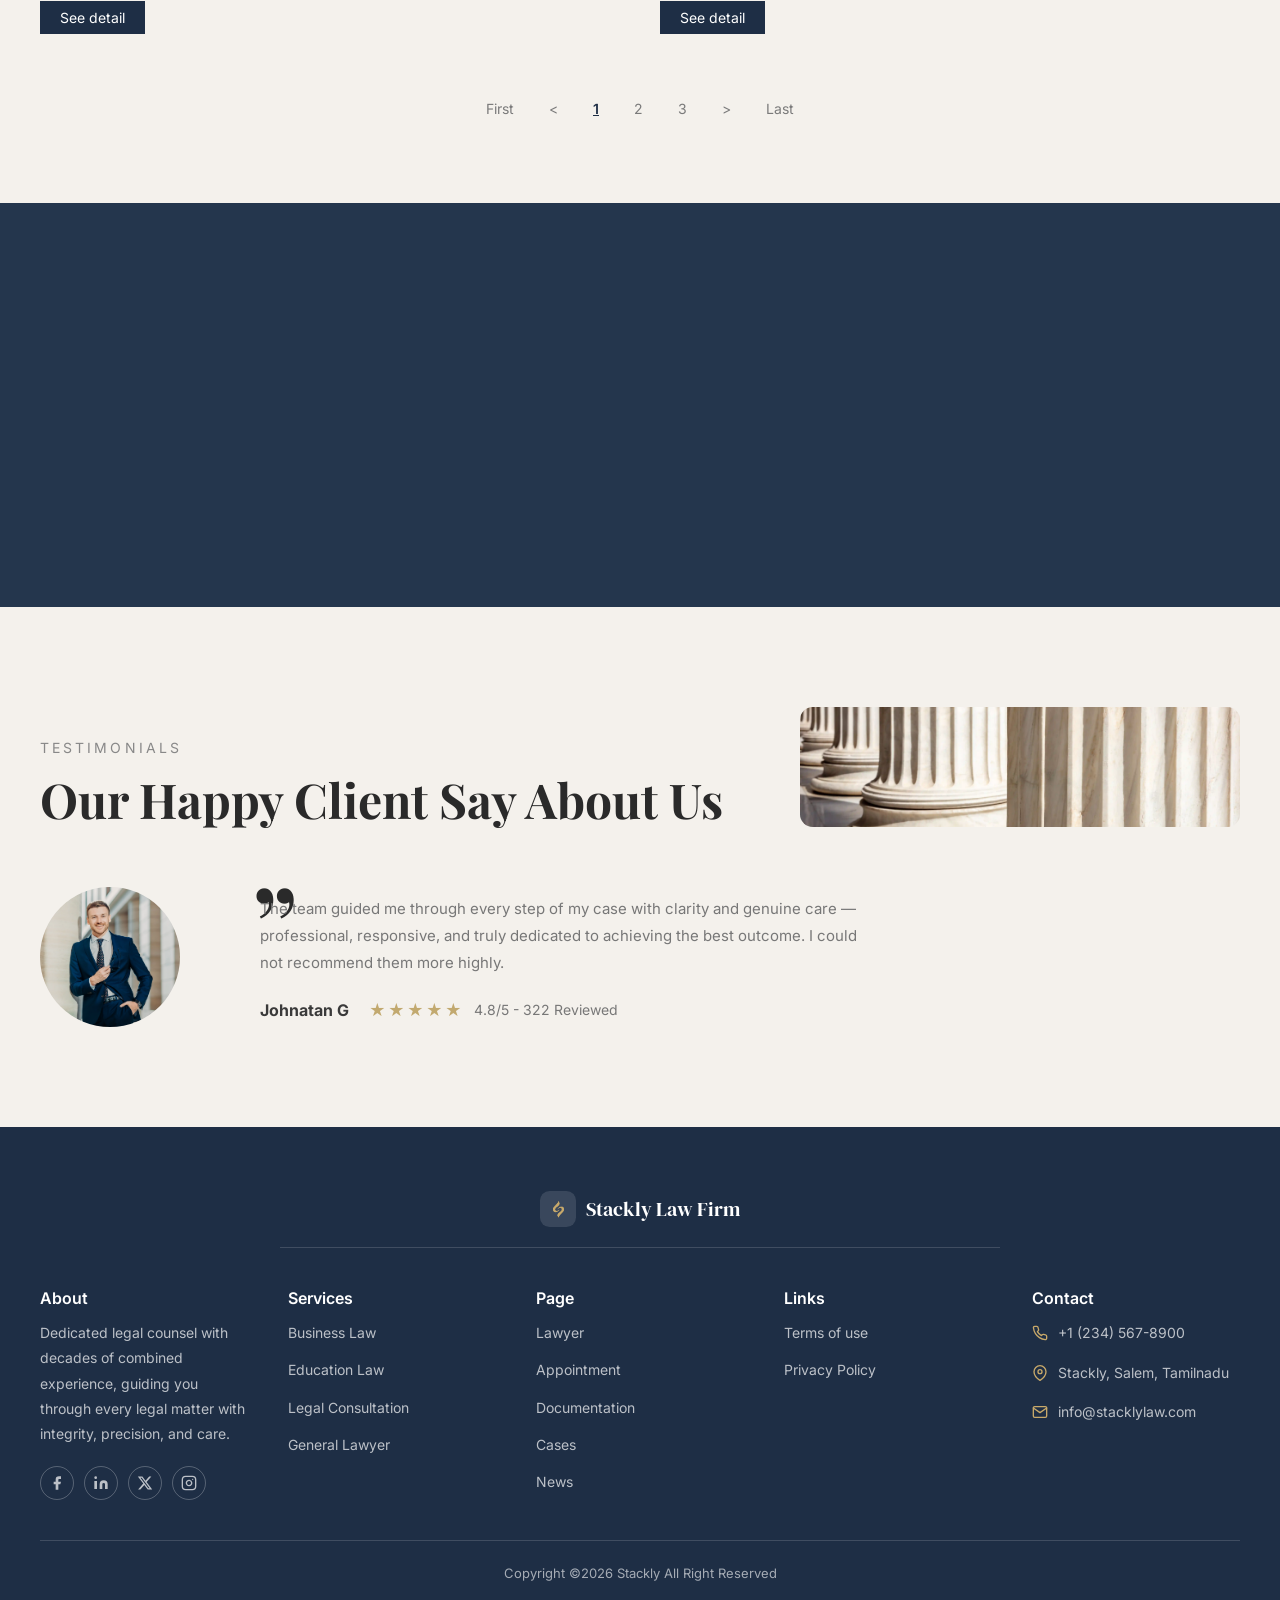
<file: cases.html>
<!DOCTYPE html>
<html lang="en">
  <head>
    <meta charset="UTF-8" />
    <meta name="viewport" content="width=device-width, initial-scale=1.0" />
    <title>Cases | Stackly Law Firm</title>
    <meta
      name="description"
      content="Explore the cases handled by Stackly Law Firm across business law, education law, and general practice."
    />
    <link rel="preconnect" href="https://fonts.googleapis.com" />
    <link rel="preconnect" href="https://fonts.gstatic.com" crossorigin />
    <link
      href="https://fonts.googleapis.com/css2?family=DM+Serif+Display&family=Inter:wght@400;500;600&family=Playfair+Display:wght@700&display=swap"
      rel="stylesheet"
    />
    <link rel="stylesheet" href="styles.css" />
  </head>
  <body>
    <header class="navbar about-nav" id="navbar">
        <nav class="nav-inner" aria-label="Main navigation">
          <a href="index.html" class="brand">
            <span class="brand-icon" aria-hidden="true">
              <span class="logo-img"></span>
            </span>
            <span class="brand-text"
              >Stackly <span class="brand-text-light">Law Firm</span></span
            >
          </a>

          <ul class="nav-links">
            <li><a href="index.html" class="nav-link">Home</a></li>
            <li><a href="about.html" class="nav-link">About</a></li>
            <li>
              <a href="services.html" class="nav-link">Services</a>
            </li>
            <li><a href="cases.html" class="nav-link is-active">Cases</a></li>
            <li><a href="faq.html" class="nav-link">FAQ</a></li>
            <li>
              <a href="contact.html" class="nav-link">Contact Us</a>
            </li>
          </ul>

          <div class="nav-actions">
            <a href="signup.html" class="btn btn-cta about-nav-btn"
              ><span class="btn-label">Sign Up</span></a
            >
            <button
              class="nav-toggle about-toggle"
              id="navToggle"
              aria-label="Open menu"
              aria-expanded="false"
              aria-controls="fullscreenMenu"
            >
              <span></span>
              <span></span>
              <span></span>
            </button>
          </div>
        </nav>
      </header>

    <section class="about-hero">

      <!-- Premium Fullscreen Mobile Menu -->
      <div class="fs-menu" id="fullscreenMenu" aria-hidden="true" role="dialog" aria-label="Navigation menu">
        <div class="fs-menu__backdrop"></div>
        <div class="fs-menu__panel">
          <div class="fs-menu__header">
            <a href="index.html" class="fs-menu__brand">
              <span class="brand-icon" aria-hidden="true">
                <span class="logo-img"></span>
              </span>
              <span class="brand-text">Stackly <span class="brand-text-light">Law Firm</span></span>
            </a>
            <button class="fs-menu__close" id="fsMenuClose" aria-label="Close menu">
              <svg viewBox="0 0 24 24" fill="none" stroke="currentColor" stroke-width="1.8" stroke-linecap="round" stroke-linejoin="round" aria-hidden="true">
                <line x1="18" y1="6" x2="6" y2="18"/>
                <line x1="6" y1="6" x2="18" y2="18"/>
              </svg>
            </button>
          </div>

          <nav class="fs-menu__nav" aria-label="Mobile navigation">
            <ul class="fs-menu__links">
              <li><a href="index.html" class="fs-menu__link" data-index="0">Home</a></li>
              <li><a href="about.html" class="fs-menu__link" data-index="1">About</a></li>
              <li><a href="services.html" class="fs-menu__link" data-index="2">Services</a></li>
              <li><a href="cases.html" class="fs-menu__link is-active" data-index="3">Cases</a></li>
              <li><a href="faq.html" class="fs-menu__link" data-index="4">FAQ</a></li>
              <li><a href="contact.html" class="fs-menu__link" data-index="5">Contact</a></li>
            </ul>
          </nav>

          <div class="fs-menu__bottom">
            <a href="signup.html" class="fs-menu__cta">
              <span class="fs-menu__cta-text">Sign Up</span>
              <svg viewBox="0 0 24 24" fill="none" stroke="currentColor" stroke-width="2" stroke-linecap="round" stroke-linejoin="round" aria-hidden="true">
                <line x1="4" y1="12" x2="20" y2="12"/>
                <polyline points="13 5 20 12 13 19"/>
              </svg>
            </a>

            <div class="fs-menu__info">
              <div class="fs-menu__info-block">
                <span class="fs-menu__info-label">Location</span>
                <span class="fs-menu__info-value">Stackly, Salem, Tamil Nadu</span>
              </div>
              <div class="fs-menu__info-block">
                <span class="fs-menu__info-label">Email</span>
                <a href="mailto:info@stackly.com" class="fs-menu__info-value fs-menu__info-link">info@stackly.com</a>
              </div>
              <div class="fs-menu__info-block">
                <span class="fs-menu__info-label">Working Hours</span>
                <span class="fs-menu__info-value">Mon – Sat : 9:00 AM – 7:00 PM</span>
                <span class="fs-menu__info-value fs-menu__info-muted">Sunday : Closed</span>
              </div>
            </div>

            <div class="fs-menu__social">
              <a href="404.html" class="fs-menu__social-link" aria-label="LinkedIn">
                <svg viewBox="0 0 24 24" fill="currentColor"><path d="M20.447 20.452h-3.554v-5.569c0-1.328-.027-3.037-1.852-3.037-1.853 0-2.136 1.445-2.136 2.939v5.667H9.351V9h3.414v1.561h.046c.477-.9 1.637-1.85 3.37-1.85 3.601 0 4.267 2.37 4.267 5.455v6.286zM5.337 7.433a2.062 2.062 0 01-2.063-2.065 2.064 2.064 0 112.063 2.065zm1.782 13.019H3.555V9h3.564v11.452zM22.225 0H1.771C.792 0 0 .774 0 1.729v20.542C0 23.227.792 24 1.771 24h20.451C23.2 24 24 23.227 24 22.271V1.729C24 .774 23.2 0 22.222 0h.003z"/></svg>
              </a>
              <a href="404.html" class="fs-menu__social-link" aria-label="Instagram">
                <svg viewBox="0 0 24 24" fill="currentColor"><path d="M12 2.163c3.204 0 3.584.012 4.85.07 3.252.148 4.771 1.691 4.919 4.919.058 1.265.069 1.645.069 4.849 0 3.205-.012 3.584-.069 4.849-.149 3.225-1.664 4.771-4.919 4.919-1.266.058-1.644.07-4.85.07-3.204 0-3.584-.012-4.849-.07-3.26-.149-4.771-1.699-4.919-4.92-.058-1.265-.07-1.644-.07-4.849 0-3.204.013-3.583.07-4.849.149-3.227 1.664-4.771 4.919-4.919 1.266-.057 1.645-.069 4.849-.069zM12 0C8.741 0 8.333.014 7.053.072 2.695.272.273 2.69.073 7.052.014 8.333 0 8.741 0 12c0 3.259.014 3.668.072 4.948.2 4.358 2.618 6.78 6.98 6.98C8.333 23.986 8.741 24 12 24c3.259 0 3.668-.014 4.948-.072 4.354-.2 6.782-2.618 6.979-6.98.059-1.28.073-1.689.073-4.948 0-3.259-.014-3.667-.072-4.947-.196-4.354-2.617-6.78-6.979-6.98C15.668.014 15.259 0 12 0zm0 5.838a6.162 6.162 0 100 12.324 6.162 6.162 0 000-12.324zM12 16a4 4 0 110-8 4 4 0 010 8zm6.406-11.845a1.44 1.44 0 100 2.881 1.44 1.44 0 000-2.881z"/></svg>
              </a>
              <a href="404.html" class="fs-menu__social-link" aria-label="Twitter">
                <svg viewBox="0 0 24 24" fill="currentColor"><path d="M18.244 2.25h3.308l-7.227 8.26 8.502 11.24H16.17l-5.214-6.817L4.99 21.75H1.68l7.73-8.835L1.254 2.25H8.08l4.713 6.231zm-1.161 17.52h1.833L7.084 4.126H5.117z"/></svg>
              </a>
              <a href="404.html" class="fs-menu__social-link" aria-label="Facebook">
                <svg viewBox="0 0 24 24" fill="currentColor"><path d="M24 12.073c0-6.627-5.373-12-12-12s-12 5.373-12 12c0 5.99 4.388 10.954 10.125 11.854v-8.385H7.078v-3.47h3.047V9.43c0-3.007 1.792-4.669 4.533-4.669 1.312 0 2.686.235 2.686.235v2.953H15.83c-1.491 0-1.956.925-1.956 1.874v2.25h3.328l-.532 3.47h-2.796v8.385C19.612 23.027 24 18.062 24 12.073z"/></svg>
              </a>
            </div>
          </div>
        </div>
      </div>
      </header>

      <div class="about-hero-content">
        <div class="about-hero-inner">
          <h1 class="about-hero-title">Cases</h1>

          <span class="about-hero-divider" aria-hidden="true"></span>

          <p class="about-hero-text">
            Stackly Law Firm has handled cases across business law, education
            law, and general practice — achieving successful outcomes with
            clarity, strategy, and care.
          </p>
        </div>
</div>
    </section>

    <section class="cases-listing">
      <div class="cases-listing-container">
        <header class="cases-list-header">
          <h2 class="cases-list-title reveal">
            We Have Handled Cases<br />From Some Of Our<br />Clients
          </h2>
          <p class="cases-list-desc reveal">
            A selection of matters we have resolved with strategy, precision,
            and care — across business law, education law, and general
            practice.
          </p>
        </header>

        <div class="cases-list-rows">
          <article class="case-list-row reveal">
            <div class="case-list-card case-list-card--big">
              <figure class="case-list-image">
                <img
                  src="images/cases-1.webp"
                  alt="The Case of William Accused Corruption of Money at Gony Bank"
                />
              </figure>
              <h3 class="case-list-title">
                The Case of William Accused Corruption of Money at Gony Bank
              </h3>
              <p class="case-list-desc">
                A complex financial fraud matter handled end to end with
                meticulous evidence review, strategic negotiation, and a
                favorable resolution for our client.
              </p>
              <a href="404.html" class="case-list-btn">See detail</a>
            </div>

            <div class="case-list-card">
              <figure class="case-list-image">
                <img
                  src="images/cases-2.webp"
                  alt="Corporate dispute resolved through litigation"
                />
              </figure>
              <h3 class="case-list-title">
                Corporate Dispute Resolved Through Strategic Litigation
              </h3>
              <p class="case-list-desc">
                Cross-border contract dispute settled through a carefully
                structured strategy protecting every client interest.
              </p>
              <a href="404.html" class="case-list-btn">See detail</a>
            </div>
          </article>

          <article class="case-list-row reveal">
            <div class="case-list-card case-list-card--big">
              <figure class="case-list-image">
                <img
                  src="images/cases-3.webp"
                  alt="Education law matter protecting academic rights"
                />
              </figure>
              <h3 class="case-list-title">
                Education Law Matter Protecting Academic Rights
              </h3>
              <p class="case-list-desc">
                Represented a student facing unfair disciplinary action,
                securing a full reinstatement of academic standing and
                reputation.
              </p>
              <a href="404.html" class="case-list-btn">See detail</a>
            </div>

            <div class="case-list-card">
              <figure class="case-list-image">
                <img
                  src="images/cases-4.webp"
                  alt="Family estate matter resolved with discretion"
                />
              </figure>
              <h3 class="case-list-title">
                Family Estate Matter Resolved With Discretion
              </h3>
              <p class="case-list-desc">
                Guided a multi-generational estate through probate with care,
                preserving family harmony and honoring the client's wishes.
              </p>
              <a href="404.html" class="case-list-btn">See detail</a>
            </div>
          </article>
        </div>

        <nav class="pagination reveal" aria-label="Case listing pages">
          <span class="pagination-item">First</span>
          <span class="pagination-item">&lt;</span>
          <span class="pagination-item pagination-item--active">1</span>
          <span class="pagination-item">2</span>
          <span class="pagination-item">3</span>
          <span class="pagination-item">&gt;</span>
          <span class="pagination-item">Last</span>
        </nav>
      </div>
    </section>

    <section class="cta-banner">
      <div class="cta-banner-container reveal">
        <h2 class="cta-banner-title">We Help You With Quality Legal Lawyer</h2>
        <p class="cta-banner-text">
          Trusted legal counsel dedicated to protecting your rights and guiding
          you through every step of your matter with confidence.
        </p>
        <a href="404.html" class="cta-banner-btn"><span>Get Started</span></a>
      </div>
    </section>

    <section class="case-testimonial">
      <div class="case-testimonial-container">
        <div class="case-testimonial-top">
          <div class="case-testimonial-heading">
            <span class="case-testimonial-label">Testimonials</span>
            <h2 class="case-testimonial-title">
              Our Happy Client Say About Us
            </h2>
          </div>

          <figure class="case-testimonial-image">
            <img
              src="images/test-pillar.webp"
              alt="Columns architecture"
              onerror="this.src='images/judge-gravel.webp'"
            />
          </figure>
        </div>

        <div class="case-testimonial-body">
          <figure class="case-testimonial-avatar">
            <img
              src="images/test-person.webp"
              alt="Johnatan G portrait"
              onerror="this.src='images/home-about-img.webp'"
            />
          </figure>

          <div class="case-testimonial-quote">
            <span class="case-testimonial-quote-mark" aria-hidden="true"
              >&rdquo;</span
            >
            <blockquote class="case-testimonial-text">
              The team
              guided me through every step of my case with clarity and genuine
              care — professional, responsive, and truly dedicated to achieving
              the best outcome. I could not recommend them more highly.
            </blockquote>
            <div class="case-testimonial-meta">
              <span class="case-testimonial-name">Johnatan G</span>
              <div class="case-testimonial-rating">
                <span class="case-testimonial-stars" aria-hidden="true"
                  >&starf;&starf;&starf;&starf;&starf;</span
                >
                <span class="case-testimonial-review">4.8/5 - 322 Reviewed</span>
              </div>
            </div>
          </div>
        </div>
      </div>
    </section>

    <footer class="footer">
      <div class="footer-container">
        <div class="footer-head">
          <a href="index.html" class="footer-brand">
            <span class="footer-brand-icon" aria-hidden="true">
              <span class="logo-img"></span>
            </span>
            Stackly Law Firm
          </a>
          <span class="footer-divider" aria-hidden="true"></span>
        </div>

        <div class="footer-grid">
          <div class="footer-col footer-about">
            <h3 class="footer-title">About</h3>
            <p class="footer-about-text">
              Dedicated legal counsel with decades of combined experience,
              guiding you through every legal matter with integrity, precision,
              and care.
            </p>
            <ul class="footer-social">
              <li>
                <a href="404.html" class="footer-social-link" aria-label="Facebook">
                  <svg viewBox="0 0 24 24" fill="currentColor" aria-hidden="true">
                    <path d="M18 2h-3a5 5 0 0 0-5 5v3H7v4h3v8h4v-8h3l1-4h-4V7a1 1 0 0 1 1-1h3z" />
                  </svg>
                </a>
              </li>
              <li>
                <a href="404.html" class="footer-social-link" aria-label="LinkedIn">
                  <svg viewBox="0 0 24 24" fill="currentColor" aria-hidden="true">
                    <path d="M16 8a6 6 0 0 1 6 6v7h-4v-7a2 2 0 0 0-2-2 2 2 0 0 0-2 2v7h-4v-7a6 6 0 0 1 6-6z" />
                    <rect x="2" y="9" width="4" height="12" />
                    <circle cx="4" cy="4" r="2" />
                  </svg>
                </a>
              </li>
              <li>
                <a href="404.html" class="footer-social-link" aria-label="Twitter">
                  <svg viewBox="0 0 24 24" fill="currentColor" aria-hidden="true">
                    <path d="M18.244 2.25h3.308l-7.227 8.26 8.502 11.24H16.17l-5.214-6.817L4.99 21.75H1.68l7.73-8.835L1.254 2.25H8.08l4.713 6.231zm-1.161 17.52h1.833L7.084 4.126H5.117z" />
                  </svg>
                </a>
              </li>
              <li>
                <a href="404.html" class="footer-social-link" aria-label="Instagram">
                  <svg viewBox="0 0 24 24" fill="none" stroke="currentColor" stroke-width="2" stroke-linecap="round" stroke-linejoin="round" aria-hidden="true">
                    <rect x="2" y="2" width="20" height="20" rx="5" ry="5" />
                    <path d="M16 11.37A4 4 0 1 1 12.63 8 4 4 0 0 1 16 11.37z" />
                    <line x1="17.5" y1="6.5" x2="17.51" y2="6.5" />
                  </svg>
                </a>
              </li>
            </ul>
          </div>

          <div class="footer-col">
            <h3 class="footer-title">Services</h3>
            <ul class="footer-links">
              <li><a href="404.html" class="footer-link">Business Law</a></li>
              <li><a href="404.html" class="footer-link">Education Law</a></li>
              <li><a href="404.html" class="footer-link">Legal Consultation</a></li>
              <li><a href="404.html" class="footer-link">General Lawyer</a></li>
            </ul>
          </div>

          <div class="footer-col">
            <h3 class="footer-title">Page</h3>
            <ul class="footer-links">
              <li><a href="404.html" class="footer-link">Lawyer</a></li>
              <li><a href="404.html" class="footer-link">Appointment</a></li>
              <li><a href="404.html" class="footer-link">Documentation</a></li>
              <li><a href="404.html" class="footer-link">Cases</a></li>
              <li><a href="404.html" class="footer-link">News</a></li>
            </ul>
          </div>

          <div class="footer-col">
            <h3 class="footer-title">Links</h3>
            <ul class="footer-links">
              <li><a href="404.html" class="footer-link">Terms of use</a></li>
              <li><a href="404.html" class="footer-link">Privacy Policy</a></li>
            </ul>
          </div>

          <div class="footer-col footer-contact">
            <h3 class="footer-title">Contact</h3>
            <ul class="footer-contact-list">
              <li class="footer-contact-item">
                <svg viewBox="0 0 24 24" fill="none" stroke="currentColor" stroke-width="2" stroke-linecap="round" stroke-linejoin="round" aria-hidden="true">
                  <path d="M22 16.92v3a2 2 0 0 1-2.18 2 19.79 19.79 0 0 1-8.63-3.07 19.5 19.5 0 0 1-6-6 19.79 19.79 0 0 1-3.07-8.67A2 2 0 0 1 4.11 2h3a2 2 0 0 1 2 1.72 12.84 12.84 0 0 0 .7 2.81 2 2 0 0 1-.45 2.11L8.09 9.91a16 16 0 0 0 6 6l1.27-1.27a2 2 0 0 1 2.11-.45 12.84 12.84 0 0 0 2.81.7A2 2 0 0 1 22 16.92z" />
                </svg>
                <a href="404.html" class="footer-link">+1 (234) 567-8900</a>
              </li>
              <li class="footer-contact-item">
                <svg viewBox="0 0 24 24" fill="none" stroke="currentColor" stroke-width="2" stroke-linecap="round" stroke-linejoin="round" aria-hidden="true">
                  <path d="M21 10c0 7-9 13-9 13s-9-6-9-13a9 9 0 0 1 18 0z" />
                  <circle cx="12" cy="10" r="3" />
                </svg>
                <a href="404.html" class="footer-link">Stackly, Salem, Tamilnadu</a>
              </li>
              <li class="footer-contact-item">
                <svg viewBox="0 0 24 24" fill="none" stroke="currentColor" stroke-width="2" stroke-linecap="round" stroke-linejoin="round" aria-hidden="true">
                  <path d="M4 4h16c1.1 0 2 .9 2 2v12c0 1.1-.9 2-2 2H4c-1.1 0-2-.9-2-2V6c0-1.1.9-2 2-2z" />
                  <polyline points="22,6 12,13 2,6" />
                </svg>
                <a href="404.html" class="footer-link">info@stacklylaw.com</a>
              </li>
            </ul>
          </div>
        </div>

        <div class="footer-bottom">
          <span class="footer-bottom-divider" aria-hidden="true"></span>
          <p class="footer-copy">Copyright &copy;2026 Stackly All Right Reserved</p>
        </div>
      </div>
    </footer>
    <script src="script.js"></script>
  </body>
</html>
</file>
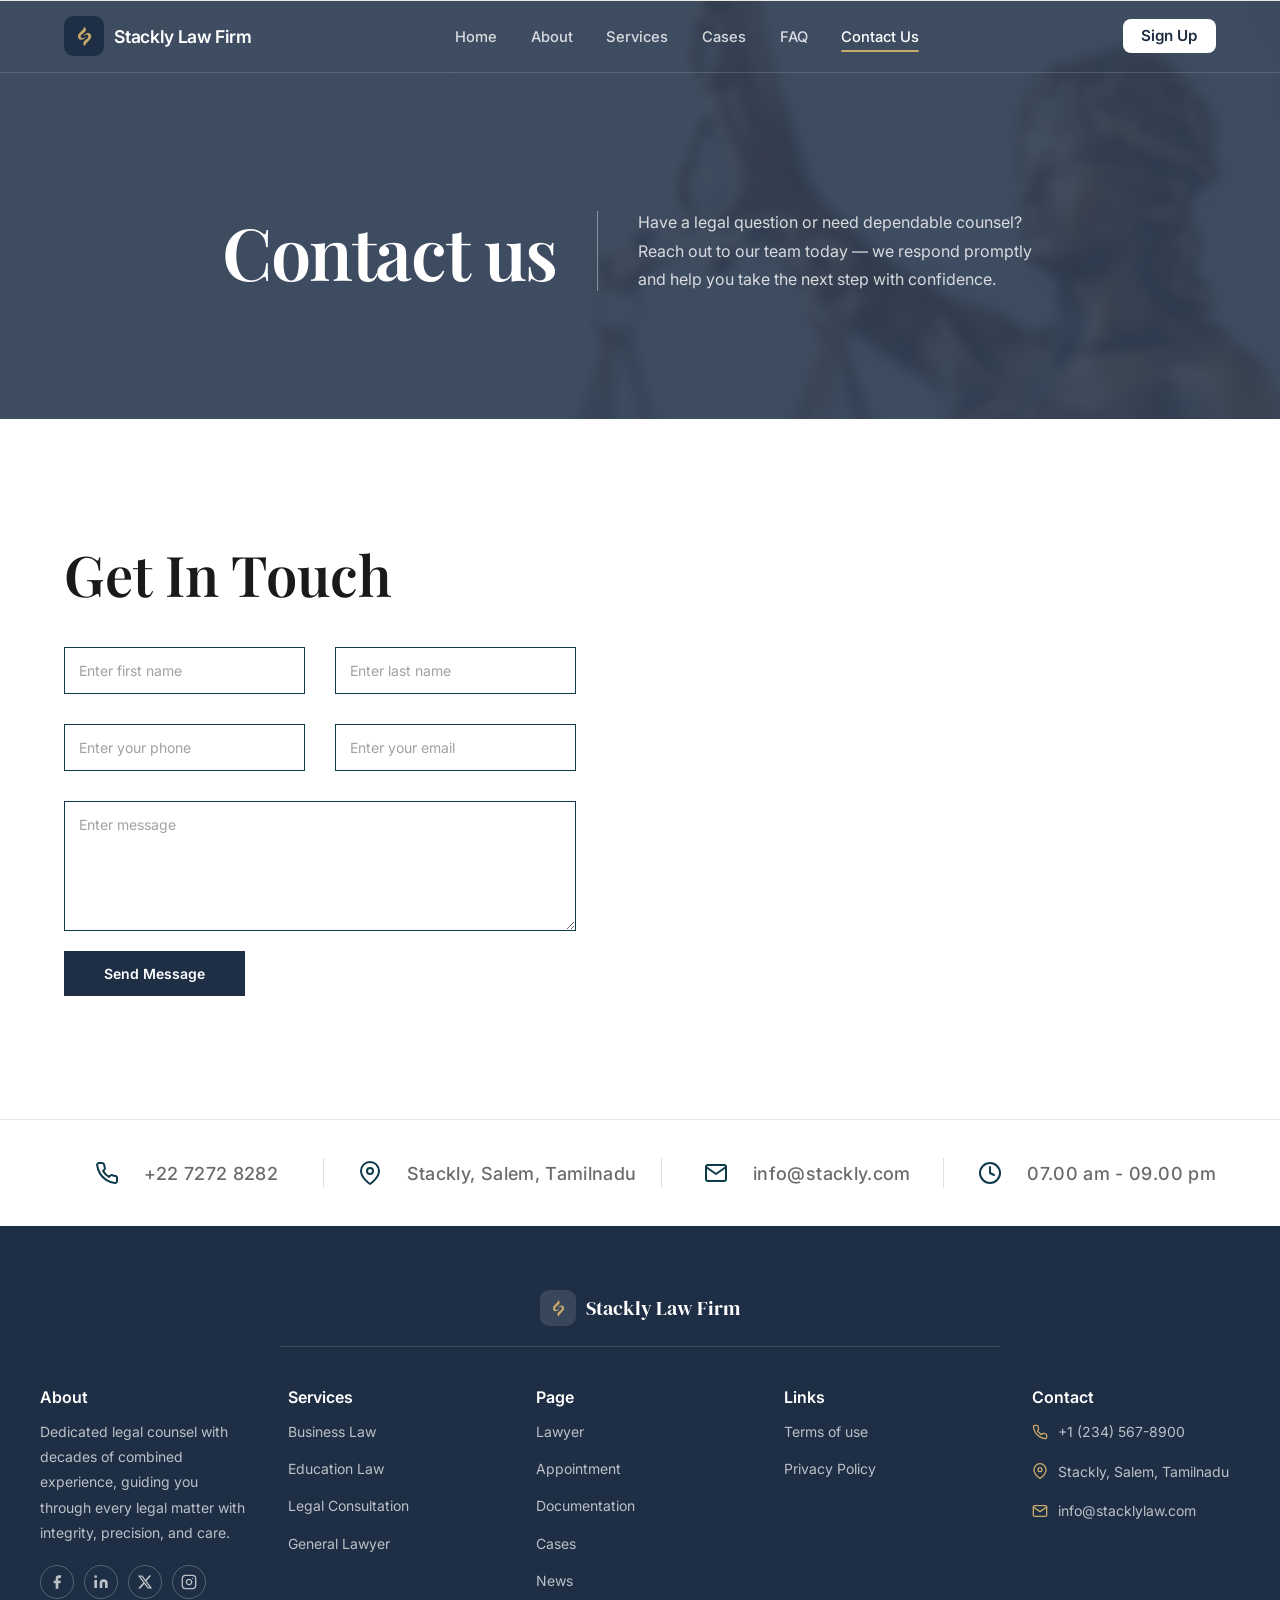
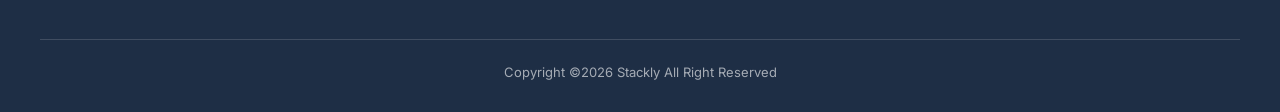
<file: contact.html>
<!DOCTYPE html>
<html lang="en">
  <head>
    <meta charset="UTF-8" />
    <meta name="viewport" content="width=device-width, initial-scale=1.0" />
    <title>Contact Us | Stackly Law Firm</title>
    <meta
      name="description"
      content="Contact Stackly Law Firm for a consultation on business law, education law, and general legal practice."
    />
    <link rel="preconnect" href="https://fonts.googleapis.com" />
    <link rel="preconnect" href="https://fonts.gstatic.com" crossorigin />
    <link
      href="https://fonts.googleapis.com/css2?family=DM+Serif+Display&family=Inter:wght@400;500;600&family=Playfair+Display:wght@700&display=swap"
      rel="stylesheet"
    />
    <link rel="stylesheet" href="styles.css" />
  </head>
  <body>
    <header class="navbar about-nav" id="navbar">
        <nav class="nav-inner" aria-label="Main navigation">
          <a href="index.html" class="brand">
            <span class="brand-icon" aria-hidden="true">
              <span class="logo-img"></span>
            </span>
            <span class="brand-text"
              >Stackly <span class="brand-text-light">Law Firm</span></span
            >
          </a>

          <ul class="nav-links">
            <li><a href="index.html" class="nav-link">Home</a></li>
            <li><a href="about.html" class="nav-link">About</a></li>
            <li>
              <a href="services.html" class="nav-link">Services</a>
            </li>
            <li><a href="cases.html" class="nav-link">Cases</a></li>
            <li><a href="faq.html" class="nav-link">FAQ</a></li>
            <li>
              <a href="contact.html" class="nav-link is-active">Contact Us</a>
            </li>
          </ul>

          <div class="nav-actions">
            <a href="signup.html" class="btn btn-cta about-nav-btn"
              ><span class="btn-label">Sign Up</span></a
            >
            <button
              class="nav-toggle about-toggle"
              id="navToggle"
              aria-label="Open menu"
              aria-expanded="false"
              aria-controls="fullscreenMenu"
            >
              <span></span>
              <span></span>
              <span></span>
            </button>
          </div>
        </nav>
      </header>

    <section class="about-hero contact-hero">

      <!-- Premium Fullscreen Mobile Menu -->
      <div class="fs-menu" id="fullscreenMenu" aria-hidden="true" role="dialog" aria-label="Navigation menu">
        <div class="fs-menu__backdrop"></div>
        <div class="fs-menu__panel">
          <div class="fs-menu__header">
            <a href="index.html" class="fs-menu__brand">
              <span class="brand-icon" aria-hidden="true">
                <span class="logo-img"></span>
              </span>
              <span class="brand-text">Stackly <span class="brand-text-light">Law Firm</span></span>
            </a>
            <button class="fs-menu__close" id="fsMenuClose" aria-label="Close menu">
              <svg viewBox="0 0 24 24" fill="none" stroke="currentColor" stroke-width="1.8" stroke-linecap="round" stroke-linejoin="round" aria-hidden="true">
                <line x1="18" y1="6" x2="6" y2="18"/>
                <line x1="6" y1="6" x2="18" y2="18"/>
              </svg>
            </button>
          </div>

          <nav class="fs-menu__nav" aria-label="Mobile navigation">
            <ul class="fs-menu__links">
              <li><a href="index.html" class="fs-menu__link" data-index="0">Home</a></li>
              <li><a href="about.html" class="fs-menu__link" data-index="1">About</a></li>
              <li><a href="services.html" class="fs-menu__link" data-index="2">Services</a></li>
              <li><a href="cases.html" class="fs-menu__link" data-index="3">Cases</a></li>
              <li><a href="faq.html" class="fs-menu__link" data-index="4">FAQ</a></li>
              <li><a href="contact.html" class="fs-menu__link is-active" data-index="5">Contact</a></li>
            </ul>
          </nav>

          <div class="fs-menu__bottom">
            <a href="signup.html" class="fs-menu__cta">
              <span class="fs-menu__cta-text">Sign Up</span>
              <svg viewBox="0 0 24 24" fill="none" stroke="currentColor" stroke-width="2" stroke-linecap="round" stroke-linejoin="round" aria-hidden="true">
                <line x1="4" y1="12" x2="20" y2="12"/>
                <polyline points="13 5 20 12 13 19"/>
              </svg>
            </a>

            <div class="fs-menu__info">
              <div class="fs-menu__info-block">
                <span class="fs-menu__info-label">Location</span>
                <span class="fs-menu__info-value">Stackly, Salem, Tamil Nadu</span>
              </div>
              <div class="fs-menu__info-block">
                <span class="fs-menu__info-label">Email</span>
                <a href="mailto:info@stackly.com" class="fs-menu__info-value fs-menu__info-link">info@stackly.com</a>
              </div>
              <div class="fs-menu__info-block">
                <span class="fs-menu__info-label">Working Hours</span>
                <span class="fs-menu__info-value">Mon – Sat : 9:00 AM – 7:00 PM</span>
                <span class="fs-menu__info-value fs-menu__info-muted">Sunday : Closed</span>
              </div>
            </div>

            <div class="fs-menu__social">
              <a href="404.html" class="fs-menu__social-link" aria-label="LinkedIn">
                <svg viewBox="0 0 24 24" fill="currentColor"><path d="M20.447 20.452h-3.554v-5.569c0-1.328-.027-3.037-1.852-3.037-1.853 0-2.136 1.445-2.136 2.939v5.667H9.351V9h3.414v1.561h.046c.477-.9 1.637-1.85 3.37-1.85 3.601 0 4.267 2.37 4.267 5.455v6.286zM5.337 7.433a2.062 2.062 0 01-2.063-2.065 2.064 2.064 0 112.063 2.065zm1.782 13.019H3.555V9h3.564v11.452zM22.225 0H1.771C.792 0 0 .774 0 1.729v20.542C0 23.227.792 24 1.771 24h20.451C23.2 24 24 23.227 24 22.271V1.729C24 .774 23.2 0 22.222 0h.003z"/></svg>
              </a>
              <a href="404.html" class="fs-menu__social-link" aria-label="Instagram">
                <svg viewBox="0 0 24 24" fill="currentColor"><path d="M12 2.163c3.204 0 3.584.012 4.85.07 3.252.148 4.771 1.691 4.919 4.919.058 1.265.069 1.645.069 4.849 0 3.205-.012 3.584-.069 4.849-.149 3.225-1.664 4.771-4.919 4.919-1.266.058-1.644.07-4.85.07-3.204 0-3.584-.012-4.849-.07-3.26-.149-4.771-1.699-4.919-4.92-.058-1.265-.07-1.644-.07-4.849 0-3.204.013-3.583.07-4.849.149-3.227 1.664-4.771 4.919-4.919 1.266-.057 1.645-.069 4.849-.069zM12 0C8.741 0 8.333.014 7.053.072 2.695.272.273 2.69.073 7.052.014 8.333 0 8.741 0 12c0 3.259.014 3.668.072 4.948.2 4.358 2.618 6.78 6.98 6.98C8.333 23.986 8.741 24 12 24c3.259 0 3.668-.014 4.948-.072 4.354-.2 6.782-2.618 6.979-6.98.059-1.28.073-1.689.073-4.948 0-3.259-.014-3.667-.072-4.947-.196-4.354-2.617-6.78-6.979-6.98C15.668.014 15.259 0 12 0zm0 5.838a6.162 6.162 0 100 12.324 6.162 6.162 0 000-12.324zM12 16a4 4 0 110-8 4 4 0 010 8zm6.406-11.845a1.44 1.44 0 100 2.881 1.44 1.44 0 000-2.881z"/></svg>
              </a>
              <a href="404.html" class="fs-menu__social-link" aria-label="Twitter">
                <svg viewBox="0 0 24 24" fill="currentColor"><path d="M18.244 2.25h3.308l-7.227 8.26 8.502 11.24H16.17l-5.214-6.817L4.99 21.75H1.68l7.73-8.835L1.254 2.25H8.08l4.713 6.231zm-1.161 17.52h1.833L7.084 4.126H5.117z"/></svg>
              </a>
              <a href="404.html" class="fs-menu__social-link" aria-label="Facebook">
                <svg viewBox="0 0 24 24" fill="currentColor"><path d="M24 12.073c0-6.627-5.373-12-12-12s-12 5.373-12 12c0 5.99 4.388 10.954 10.125 11.854v-8.385H7.078v-3.47h3.047V9.43c0-3.007 1.792-4.669 4.533-4.669 1.312 0 2.686.235 2.686.235v2.953H15.83c-1.491 0-1.956.925-1.956 1.874v2.25h3.328l-.532 3.47h-2.796v8.385C19.612 23.027 24 18.062 24 12.073z"/></svg>
              </a>
            </div>
          </div>
        </div>
      </div>
      </header>

      <div class="about-hero-content">
        <div class="about-hero-inner contact-hero-inner">
          <h1 class="about-hero-title contact-hero-title">Contact us</h1>

          <span class="about-hero-divider" aria-hidden="true"></span>

          <p class="about-hero-text contact-hero-text">
            Have a legal question or need dependable counsel? Reach out to our
            team today — we respond promptly and help you take the next step
            with confidence.
          </p>
        </div>
</div>
    </section>

    <section class="contact-section" id="contact">
      <div class="contact-grid">
        <div class="contact-form-side">
          <h2 class="contact-section-title">Get In Touch</h2>

          <form class="contact-form" id="contactForm" novalidate>
            <div class="contact-form-row">
              <div class="contact-field">
                <input
                  type="text"
                  id="firstName"
                  name="firstName"
                  class="contact-input"
                  placeholder="Enter first name"
                  autocomplete="given-name"
                />
                <span class="contact-error" id="firstNameError"></span>
              </div>

              <div class="contact-field">
                <input
                  type="text"
                  id="lastName"
                  name="lastName"
                  class="contact-input"
                  placeholder="Enter last name"
                  autocomplete="family-name"
                />
                <span class="contact-error" id="lastNameError"></span>
              </div>
            </div>

            <div class="contact-form-row">
              <div class="contact-field">
                <input
                  type="tel"
                  id="phone"
                  name="phone"
                  class="contact-input"
                  placeholder="Enter your phone"
                  autocomplete="tel"
                />
                <span class="contact-error" id="phoneError"></span>
              </div>

              <div class="contact-field">
                <input
                  type="email"
                  id="email"
                  name="email"
                  class="contact-input"
                  placeholder="Enter your email"
                  autocomplete="email"
                />
                <span class="contact-error" id="emailError"></span>
              </div>
            </div>

            <div class="contact-field contact-field--full">
              <textarea
                id="message"
                name="message"
                class="contact-input contact-textarea"
                placeholder="Enter message"
                rows="5"
              ></textarea>
              <span class="contact-error" id="messageError"></span>
            </div>

            <button type="submit" class="contact-submit">Send Message</button>
            <p class="contact-success" id="contactSuccess" role="status">
              Message sent successfully!
            </p>
          </form>
        </div>

        <div class="contact-map-side">
          <iframe
            src="https://www.google.com/maps?q=Stackly+Salem+Tamil+Nadu&output=embed"
            class="contact-map"
            width="100%"
            height="100%"
            style="border: 0"
            allowfullscreen=""
            loading="lazy"
            referrerpolicy="no-referrer-when-downgrade"
            title="Stackly Law Firm location map"
          ></iframe>
        </div>
      </div>
    </section>

    <section class="contact-info-strip">
      <div class="contact-info-strip-grid">
        <div class="contact-info-item">
          <a href="404.html" class="contact-info-link">
            <span class="contact-info-icon" aria-hidden="true">
              <svg
                viewBox="0 0 24 24"
                fill="none"
                stroke="currentColor"
                stroke-width="2"
                stroke-linecap="round"
                stroke-linejoin="round"
              >
                <path d="M22 16.92v3a2 2 0 0 1-2.18 2 19.79 19.79 0 0 1-8.63-3.07 19.5 19.5 0 0 1-6-6 19.79 19.79 0 0 1-3.07-8.67A2 2 0 0 1 4.11 2h3a2 2 0 0 1 2 1.72 12.84 12.84 0 0 0 .7 2.81 2 2 0 0 1-.45 2.11L8.09 9.91a16 16 0 0 0 6 6l1.27-1.27a2 2 0 0 1 2.11-.45 12.84 12.84 0 0 0 2.81.7A2 2 0 0 1 22 16.92z" />
              </svg>
            </span>
            <span class="contact-info-text">+22 7272 8282</span>
          </a>
        </div>
        <div class="contact-info-item">
          <a href="404.html" class="contact-info-link">
            <span class="contact-info-icon" aria-hidden="true">
              <svg
                viewBox="0 0 24 24"
                fill="none"
                stroke="currentColor"
                stroke-width="2"
                stroke-linecap="round"
                stroke-linejoin="round"
              >
                <path d="M21 10c0 7-9 13-9 13s-9-6-9-13a9 9 0 0 1 18 0z" />
                <circle cx="12" cy="10" r="3" />
              </svg>
            </span>
            <span class="contact-info-text">Stackly, Salem, Tamilnadu</span>
          </a>
        </div>
        <div class="contact-info-item">
          <a href="404.html" class="contact-info-link">
            <span class="contact-info-icon" aria-hidden="true">
              <svg
                viewBox="0 0 24 24"
                fill="none"
                stroke="currentColor"
                stroke-width="2"
                stroke-linecap="round"
                stroke-linejoin="round"
              >
                <path d="M4 4h16c1.1 0 2 .9 2 2v12c0 1.1-.9 2-2 2H4c-1.1 0-2-.9-2-2V6c0-1.1.9-2 2-2z" />
                <polyline points="22,6 12,13 2,6" />
              </svg>
            </span>
            <span class="contact-info-text">info@stackly.com</span>
          </a>
        </div>
        <div class="contact-info-item">
          <a href="404.html" class="contact-info-link">
            <span class="contact-info-icon" aria-hidden="true">
              <svg
                viewBox="0 0 24 24"
                fill="none"
                stroke="currentColor"
                stroke-width="2"
                stroke-linecap="round"
                stroke-linejoin="round"
              >
                <circle cx="12" cy="12" r="10" />
                <polyline points="12 6 12 12 16 14" />
              </svg>
            </span>
            <span class="contact-info-text">07.00 am - 09.00 pm</span>
          </a>
        </div>
      </div>
    </section>

    <footer class="footer">
      <div class="footer-container">
        <div class="footer-head">
          <a href="index.html" class="footer-brand">
            <span class="footer-brand-icon" aria-hidden="true">
              <span class="logo-img"></span>
            </span>
            Stackly Law Firm
          </a>
          <span class="footer-divider" aria-hidden="true"></span>
        </div>

        <div class="footer-grid">
          <div class="footer-col footer-about">
            <h3 class="footer-title">About</h3>
            <p class="footer-about-text">
              Dedicated legal counsel with decades of combined experience,
              guiding you through every legal matter with integrity, precision,
              and care.
            </p>
            <ul class="footer-social">
              <li>
                <a href="404.html" class="footer-social-link" aria-label="Facebook">
                  <svg viewBox="0 0 24 24" fill="currentColor" aria-hidden="true">
                    <path d="M18 2h-3a5 5 0 0 0-5 5v3H7v4h3v8h4v-8h3l1-4h-4V7a1 1 0 0 1 1-1h3z" />
                  </svg>
                </a>
              </li>
              <li>
                <a href="404.html" class="footer-social-link" aria-label="LinkedIn">
                  <svg viewBox="0 0 24 24" fill="currentColor" aria-hidden="true">
                    <path d="M16 8a6 6 0 0 1 6 6v7h-4v-7a2 2 0 0 0-2-2 2 2 0 0 0-2 2v7h-4v-7a6 6 0 0 1 6-6z" />
                    <rect x="2" y="9" width="4" height="12" />
                    <circle cx="4" cy="4" r="2" />
                  </svg>
                </a>
              </li>
              <li>
                <a href="404.html" class="footer-social-link" aria-label="Twitter">
                  <svg viewBox="0 0 24 24" fill="currentColor" aria-hidden="true">
                    <path d="M18.244 2.25h3.308l-7.227 8.26 8.502 11.24H16.17l-5.214-6.817L4.99 21.75H1.68l7.73-8.835L1.254 2.25H8.08l4.713 6.231zm-1.161 17.52h1.833L7.084 4.126H5.117z" />
                  </svg>
                </a>
              </li>
              <li>
                <a href="404.html" class="footer-social-link" aria-label="Instagram">
                  <svg viewBox="0 0 24 24" fill="none" stroke="currentColor" stroke-width="2" stroke-linecap="round" stroke-linejoin="round" aria-hidden="true">
                    <rect x="2" y="2" width="20" height="20" rx="5" ry="5" />
                    <path d="M16 11.37A4 4 0 1 1 12.63 8 4 4 0 0 1 16 11.37z" />
                    <line x1="17.5" y1="6.5" x2="17.51" y2="6.5" />
                  </svg>
                </a>
              </li>
            </ul>
          </div>

          <div class="footer-col">
            <h3 class="footer-title">Services</h3>
            <ul class="footer-links">
              <li><a href="404.html" class="footer-link">Business Law</a></li>
              <li><a href="404.html" class="footer-link">Education Law</a></li>
              <li><a href="404.html" class="footer-link">Legal Consultation</a></li>
              <li><a href="404.html" class="footer-link">General Lawyer</a></li>
            </ul>
          </div>

          <div class="footer-col">
            <h3 class="footer-title">Page</h3>
            <ul class="footer-links">
              <li><a href="404.html" class="footer-link">Lawyer</a></li>
              <li><a href="404.html" class="footer-link">Appointment</a></li>
              <li><a href="404.html" class="footer-link">Documentation</a></li>
              <li><a href="404.html" class="footer-link">Cases</a></li>
              <li><a href="404.html" class="footer-link">News</a></li>
            </ul>
          </div>

          <div class="footer-col">
            <h3 class="footer-title">Links</h3>
            <ul class="footer-links">
              <li><a href="404.html" class="footer-link">Terms of use</a></li>
              <li><a href="404.html" class="footer-link">Privacy Policy</a></li>
            </ul>
          </div>

          <div class="footer-col footer-contact">
            <h3 class="footer-title">Contact</h3>
            <ul class="footer-contact-list">
              <li class="footer-contact-item">
                <svg viewBox="0 0 24 24" fill="none" stroke="currentColor" stroke-width="2" stroke-linecap="round" stroke-linejoin="round" aria-hidden="true">
                  <path d="M22 16.92v3a2 2 0 0 1-2.18 2 19.79 19.79 0 0 1-8.63-3.07 19.5 19.5 0 0 1-6-6 19.79 19.79 0 0 1-3.07-8.67A2 2 0 0 1 4.11 2h3a2 2 0 0 1 2 1.72 12.84 12.84 0 0 0 .7 2.81 2 2 0 0 1-.45 2.11L8.09 9.91a16 16 0 0 0 6 6l1.27-1.27a2 2 0 0 1 2.11-.45 12.84 12.84 0 0 0 2.81.7A2 2 0 0 1 22 16.92z" />
                </svg>
                <a href="404.html" class="footer-link">+1 (234) 567-8900</a>
              </li>
              <li class="footer-contact-item">
                <svg viewBox="0 0 24 24" fill="none" stroke="currentColor" stroke-width="2" stroke-linecap="round" stroke-linejoin="round" aria-hidden="true">
                  <path d="M21 10c0 7-9 13-9 13s-9-6-9-13a9 9 0 0 1 18 0z" />
                  <circle cx="12" cy="10" r="3" />
                </svg>
                <a href="404.html" class="footer-link">Stackly, Salem, Tamilnadu</a>
              </li>
              <li class="footer-contact-item">
                <svg viewBox="0 0 24 24" fill="none" stroke="currentColor" stroke-width="2" stroke-linecap="round" stroke-linejoin="round" aria-hidden="true">
                  <path d="M4 4h16c1.1 0 2 .9 2 2v12c0 1.1-.9 2-2 2H4c-1.1 0-2-.9-2-2V6c0-1.1.9-2 2-2z" />
                  <polyline points="22,6 12,13 2,6" />
                </svg>
                <a href="404.html" class="footer-link">info@stacklylaw.com</a>
              </li>
            </ul>
          </div>
        </div>

        <div class="footer-bottom">
          <span class="footer-bottom-divider" aria-hidden="true"></span>
          <p class="footer-copy">Copyright &copy;2026 Stackly All Right Reserved</p>
        </div>
      </div>
    </footer>
    <script src="script.js"></script>
  </body>
</html>
</file>
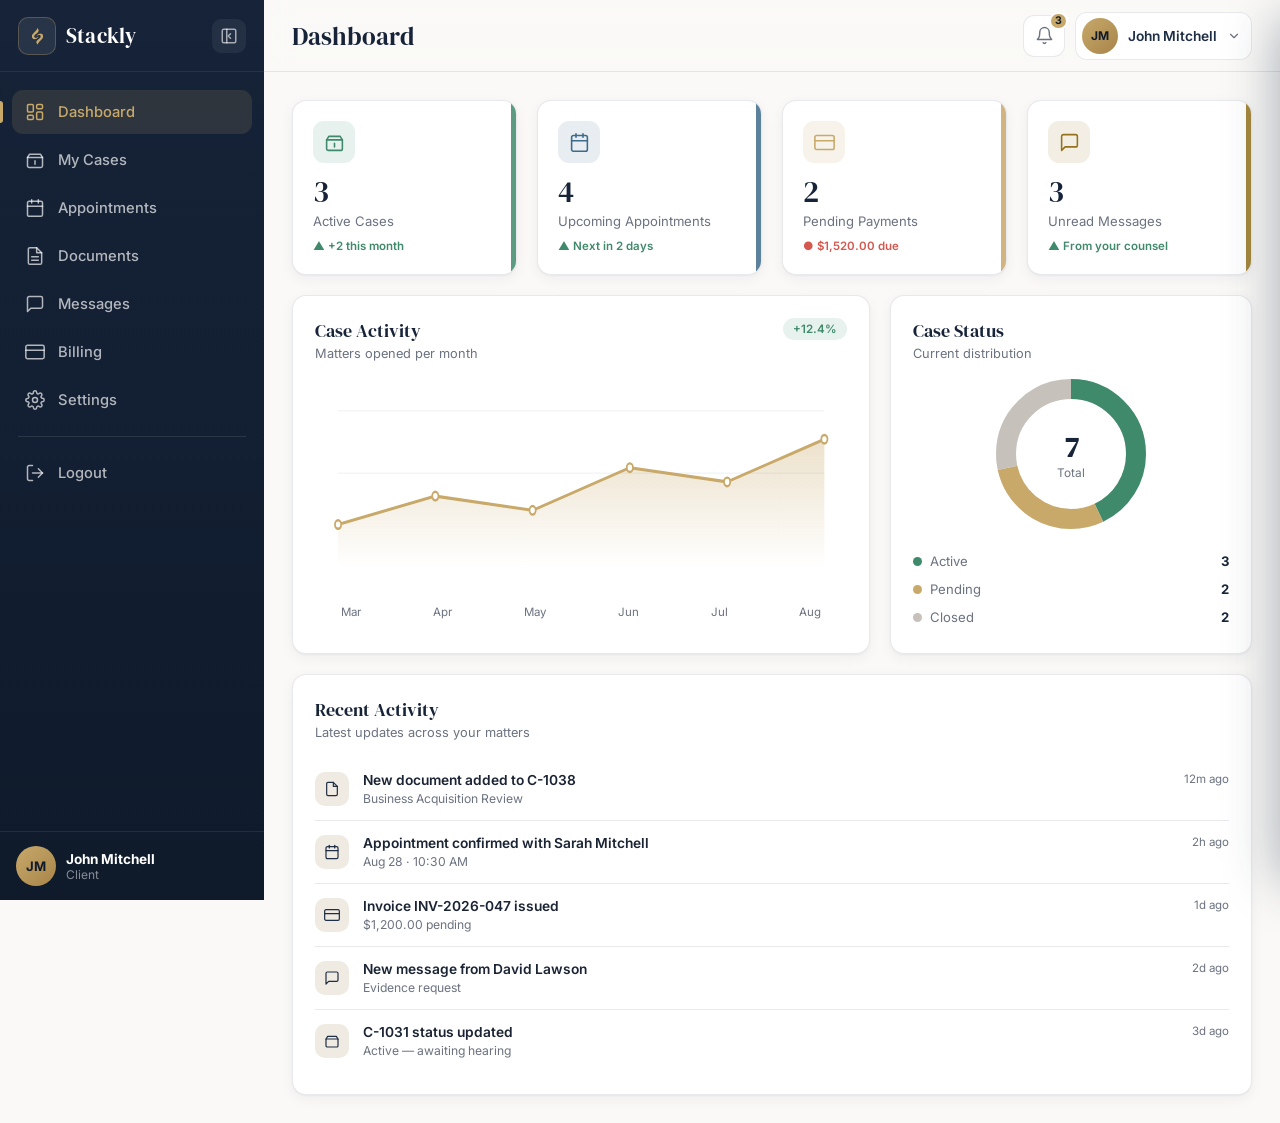
<file: dashboard.html>
<!DOCTYPE html>
<html lang="en">
  <head>
    <meta charset="UTF-8" />
    <meta name="viewport" content="width=device-width, initial-scale=1.0" />
    <title>Dashboard | Stackly Law Firm</title>
    <meta
      name="description"
      content="Stackly Law Firm client dashboard — manage cases, appointments, documents, messages, and billing."
    />
    <link rel="preconnect" href="https://fonts.googleapis.com" />
    <link rel="preconnect" href="https://fonts.gstatic.com" crossorigin />
    <link
      href="https://fonts.googleapis.com/css2?family=DM+Serif+Display&family=Inter:wght@400;500;600;700&display=swap"
      rel="stylesheet"
    />
    <link rel="stylesheet" href="dashboard.css" />
  </head>
  <body class="dash-body">
    <div class="dash-app" id="dashApp">
      <!-- ===================== Sidebar ===================== -->
      <aside class="dash-sidebar" id="dashSidebar">
        <div class="dash-sidebar-head">
          <a href="index.html" class="dash-brand" aria-label="Go to Stackly home">
            <span class="dash-brand-icon" aria-hidden="true">
              <span class="logo-img"></span>
            </span>
            <span class="dash-brand-text">Stackly</span>
          </a>
          <button class="dash-sidebar-collapse" id="sidebarToggle" aria-label="Collapse sidebar">
            <svg viewBox="0 0 24 24" fill="none" stroke="currentColor" stroke-width="2" stroke-linecap="round" stroke-linejoin="round" aria-hidden="true">
              <rect x="3" y="3" width="18" height="18" rx="2" ry="2" />
              <line x1="9" y1="3" x2="9" y2="21" />
              <polyline points="14 9 11 12 14 15" />
            </svg>
          </button>
        </div>

        <nav class="dash-nav" aria-label="Dashboard navigation">
          <a href="#/dashboard" class="dash-nav-item is-active" data-view="dashboard">
            <span class="dash-nav-icon" aria-hidden="true">
              <svg viewBox="0 0 24 24" fill="none" stroke="currentColor" stroke-width="1.8" stroke-linecap="round" stroke-linejoin="round"><rect x="3" y="3" width="7" height="9" rx="1.5"/><rect x="14" y="3" width="7" height="5" rx="1.5"/><rect x="14" y="12" width="7" height="9" rx="1.5"/><rect x="3" y="16" width="7" height="5" rx="1.5"/></svg>
            </span>
            <span class="dash-nav-label">Dashboard</span>
          </a>
          <a href="#/cases" class="dash-nav-item" data-view="cases">
            <span class="dash-nav-icon" aria-hidden="true">
              <svg viewBox="0 0 24 24" fill="none" stroke="currentColor" stroke-width="1.8" stroke-linecap="round" stroke-linejoin="round"><path d="M3 9h18v10a2 2 0 0 1-2 2H5a2 2 0 0 1-2-2V9z"/><path d="M3 9l2.5-4h13L21 9"/><line x1="12" y1="13" x2="12" y2="17"/></svg>
            </span>
            <span class="dash-nav-label">My Cases</span>
          </a>
          <a href="#/appointments" class="dash-nav-item" data-view="appointments">
            <span class="dash-nav-icon" aria-hidden="true">
              <svg viewBox="0 0 24 24" fill="none" stroke="currentColor" stroke-width="1.8" stroke-linecap="round" stroke-linejoin="round"><rect x="3" y="4" width="18" height="18" rx="2"/><line x1="16" y1="2" x2="16" y2="6"/><line x1="8" y1="2" x2="8" y2="6"/><line x1="3" y1="10" x2="21" y2="10"/></svg>
            </span>
            <span class="dash-nav-label">Appointments</span>
          </a>
          <a href="#/documents" class="dash-nav-item" data-view="documents">
            <span class="dash-nav-icon" aria-hidden="true">
              <svg viewBox="0 0 24 24" fill="none" stroke="currentColor" stroke-width="1.8" stroke-linecap="round" stroke-linejoin="round"><path d="M14 2H6a2 2 0 0 0-2 2v16a2 2 0 0 0 2 2h12a2 2 0 0 0 2-2V8z"/><polyline points="14 2 14 8 20 8"/><line x1="16" y1="13" x2="8" y2="13"/><line x1="16" y1="17" x2="8" y2="17"/></svg>
            </span>
            <span class="dash-nav-label">Documents</span>
          </a>
          <a href="#/messages" class="dash-nav-item" data-view="messages">
            <span class="dash-nav-icon" aria-hidden="true">
              <svg viewBox="0 0 24 24" fill="none" stroke="currentColor" stroke-width="1.8" stroke-linecap="round" stroke-linejoin="round"><path d="M21 15a2 2 0 0 1-2 2H7l-4 4V5a2 2 0 0 1 2-2h14a2 2 0 0 1 2 2z"/></svg>
            </span>
            <span class="dash-nav-label">Messages</span>
          </a>
          <a href="#/billing" class="dash-nav-item" data-view="billing">
            <span class="dash-nav-icon" aria-hidden="true">
              <svg viewBox="0 0 24 24" fill="none" stroke="currentColor" stroke-width="1.8" stroke-linecap="round" stroke-linejoin="round"><rect x="1" y="4" width="22" height="16" rx="2" ry="2"/><line x1="1" y1="10" x2="23" y2="10"/></svg>
            </span>
            <span class="dash-nav-label">Billing</span>
          </a>
          <a href="#/settings" class="dash-nav-item" data-view="settings">
            <span class="dash-nav-icon" aria-hidden="true">
              <svg viewBox="0 0 24 24" fill="none" stroke="currentColor" stroke-width="1.8" stroke-linecap="round" stroke-linejoin="round"><circle cx="12" cy="12" r="3"/><path d="M19.4 15a1.65 1.65 0 0 0 .33 1.82l.06.06a2 2 0 0 1 0 2.83 2 2 0 0 1-2.83 0l-.06-.06a1.65 1.65 0 0 0-1.82-.33 1.65 1.65 0 0 0-1 1.51V21a2 2 0 0 1-2 2 2 2 0 0 1-2-2v-.09A1.65 1.65 0 0 0 9 19.4a1.65 1.65 0 0 0-1.82.33l-.06.06a2 2 0 0 1-2.83 0 2 2 0 0 1 0-2.83l.06-.06a1.65 1.65 0 0 0 .33-1.82 1.65 1.65 0 0 0-1.51-1H3a2 2 0 0 1-2-2 2 2 0 0 1 2-2h.09A1.65 1.65 0 0 0 4.6 9a1.65 1.65 0 0 0-.33-1.82l-.06-.06a2 2 0 0 1 0-2.83 2 2 0 0 1 2.83 0l.06.06a1.65 1.65 0 0 0 1.82.33H9a1.65 1.65 0 0 0 1-1.51V3a2 2 0 0 1 2-2 2 2 0 0 1 2 2v.09a1.65 1.65 0 0 0 1 1.51 1.65 1.65 0 0 0 1.82-.33l.06-.06a2 2 0 0 1 2.83 0 2 2 0 0 1 0 2.83l-.06.06a1.65 1.65 0 0 0-.33 1.82V9a1.65 1.65 0 0 0 1.51 1H21a2 2 0 0 1 2 2 2 2 0 0 1-2 2h-.09a1.65 1.65 0 0 0-1.51 1z"/></svg>
            </span>
            <span class="dash-nav-label">Settings</span>
          </a>

          <div class="dash-nav-divider"></div>

          <a href="login.html" class="dash-nav-item dash-nav-item--logout" data-view="logout">
            <span class="dash-nav-icon" aria-hidden="true">
              <svg viewBox="0 0 24 24" fill="none" stroke="currentColor" stroke-width="1.8" stroke-linecap="round" stroke-linejoin="round"><path d="M9 21H5a2 2 0 0 1-2-2V5a2 2 0 0 1 2-2h4"/><polyline points="16 17 21 12 16 7"/><line x1="21" y1="12" x2="9" y2="12"/></svg>
            </span>
            <span class="dash-nav-label">Logout</span>
          </a>
        </nav>

        <div class="dash-sidebar-foot">
          <div class="dash-user-mini">
            <span class="dash-avatar" id="dashSidebarAvatar">JM</span>
            <div class="dash-user-mini-text">
              <strong id="dashSidebarName">John Mitchell</strong>
              <span id="dashSidebarRole">Client</span>
            </div>
          </div>
        </div>
      </aside>

      <div class="dash-overlay" id="dashOverlay"></div>

      <!-- ===================== Main ===================== -->
      <main class="dash-main">
        <header class="dash-topbar">
          <button class="dash-menu-btn" id="mobileMenuBtn" aria-label="Open menu">
            <svg viewBox="0 0 24 24" fill="none" stroke="currentColor" stroke-width="2" stroke-linecap="round" stroke-linejoin="round"><line x1="3" y1="6" x2="21" y2="6"/><line x1="3" y1="12" x2="21" y2="12"/><line x1="3" y1="18" x2="21" y2="18"/></svg>
          </button>

          <h1 class="dash-page-title" id="pageTitle">Dashboard</h1>

          <div class="dash-topbar-right">
            <button class="dash-icon-btn dash-bell" id="notifBtn" aria-label="Notifications">
              <svg viewBox="0 0 24 24" fill="none" stroke="currentColor" stroke-width="1.8" stroke-linecap="round" stroke-linejoin="round"><path d="M18 8A6 6 0 0 0 6 8c0 7-3 9-3 9h18s-3-2-3-9"/><path d="M13.73 21a2 2 0 0 1-3.46 0"/></svg>
              <span class="dash-badge">3</span>
            </button>

            <div class="dash-profile" id="profileMenu">
              <button class="dash-profile-btn" id="profileBtn" aria-label="Account menu">
                <span class="dash-avatar dash-avatar--sm" id="dashTopAvatar">JM</span>
                <span class="dash-profile-name" id="dashTopName">John Mitchell</span>
                <svg class="dash-chevron" viewBox="0 0 24 24" fill="none" stroke="currentColor" stroke-width="2" stroke-linecap="round" stroke-linejoin="round"><polyline points="6 9 12 15 18 9"/></svg>
              </button>
              <div class="dash-profile-dropdown">
                <div class="dash-profile-dropdown-head">
                  <span class="dash-avatar dash-avatar--sm" id="dashDropAvatar">JM</span>
                  <div>
                    <strong id="dashDropName">John Mitchell</strong>
                    <span id="dashDropEmail">john.mitchell@stackly.com</span>
                  </div>
                </div>
                <a href="#/settings" class="dash-dropdown-item">
                  <svg viewBox="0 0 24 24" fill="none" stroke="currentColor" stroke-width="1.8" stroke-linecap="round" stroke-linejoin="round"><circle cx="12" cy="12" r="3"/><path d="M19.4 15a1.65 1.65 0 0 0 .33 1.82l.06.06a2 2 0 0 1 0 2.83 2 2 0 0 1-2.83 0l-.06-.06a1.65 1.65 0 0 0-1.82-.33 1.65 1.65 0 0 0-1 1.51V21a2 2 0 0 1-2 2 2 2 0 0 1-2-2v-.09A1.65 1.65 0 0 0 9 19.4a1.65 1.65 0 0 0-1.82.33l-.06.06a2 2 0 0 1-2.83 0 2 2 0 0 1 0-2.83l.06-.06a1.65 1.65 0 0 0 .33-1.82 1.65 1.65 0 0 0-1.51-1H3a2 2 0 0 1-2-2 2 2 0 0 1 2-2h.09A1.65 1.65 0 0 0 4.6 9a1.65 1.65 0 0 0-.33-1.82l-.06-.06a2 2 0 0 1 0-2.83 2 2 0 0 1 2.83 0l.06.06a1.65 1.65 0 0 0 1.82.33H9a1.65 1.65 0 0 0 1-1.51V3a2 2 0 0 1 2-2 2 2 0 0 1 2 2v.09a1.65 1.65 0 0 0 1 1.51 1.65 1.65 0 0 0 1.82-.33l.06-.06a2 2 0 0 1 2.83 0 2 2 0 0 1 0 2.83l-.06.06a1.65 1.65 0 0 0-.33 1.82V9a1.65 1.65 0 0 0 1.51 1H21a2 2 0 0 1 2 2 2 2 0 0 1-2 2h-.09a1.65 1.65 0 0 0-1.51 1z"/></svg>
                  <span>Account Settings</span>
                </a>
                <a href="login.html" class="dash-dropdown-item">
                  <svg viewBox="0 0 24 24" fill="none" stroke="currentColor" stroke-width="1.8" stroke-linecap="round" stroke-linejoin="round"><path d="M9 21H5a2 2 0 0 1-2-2V5a2 2 0 0 1 2-2h4"/><polyline points="16 17 21 12 16 7"/><line x1="21" y1="12" x2="9" y2="12"/></svg>
                  <span>Sign out</span>
                </a>
              </div>
            </div>
          </div>
        </header>

        <div class="dash-content">
          <!-- ===================== Dashboard Overview ===================== -->
          <section class="dash-view is-active" id="view-dashboard" data-title="Dashboard">
            <div class="dash-stats" id="dashStats">
              <div class="dash-stat-skeleton"></div>
              <div class="dash-stat-skeleton"></div>
              <div class="dash-stat-skeleton"></div>
              <div class="dash-stat-skeleton"></div>
            </div>

            <div class="dash-grid dash-grid--charts">
              <div class="dash-card dash-card--area">
                <div class="dash-card-head">
                  <div>
                    <h3 class="dash-card-title">Case Activity</h3>
                    <p class="dash-card-sub">Matters opened per month</p>
                  </div>
                  <span class="dash-chip dash-chip--good">+12.4%</span>
                </div>
                <div class="dash-area-chart" id="areaChart"></div>
              </div>

              <div class="dash-card">
                <div class="dash-card-head">
                  <div>
                    <h3 class="dash-card-title">Case Status</h3>
                    <p class="dash-card-sub">Current distribution</p>
                  </div>
                </div>
                <div class="dash-donut" id="donutChart">
                  <div class="dash-donut-center">
                    <strong id="donutTotal">0</strong>
                    <span>Total</span>
                  </div>
                </div>
                <ul class="dash-legend" id="donutLegend"></ul>
              </div>
            </div>

            <div class="dash-grid dash-grid--activity">
              <div class="dash-card">
                <div class="dash-card-head">
                  <div>
                    <h3 class="dash-card-title">Recent Activity</h3>
                    <p class="dash-card-sub">Latest updates across your matters</p>
                  </div>
                </div>
                <ul class="dash-activity" id="activityList"></ul>
              </div>
            </div>
          </section>

          <!-- ===================== My Cases ===================== -->
          <section class="dash-view" id="view-cases" data-title="My Cases">
            <div class="dash-toolbar">
              <div class="dash-filters" id="caseFilters">
                <button class="dash-filter is-active" data-filter="all">All</button>
                <button class="dash-filter" data-filter="active">Active</button>
                <button class="dash-filter" data-filter="closed">Closed</button>
                <button class="dash-filter" data-filter="pending">Pending</button>
              </div>
              <span class="dash-toolbar-hint" id="caseCount"></span>
            </div>

            <div class="dash-card dash-card--table">
              <div class="dash-table-wrap">
                <table class="dash-table">
                  <thead>
                    <tr>
                      <th>Case ID</th>
                      <th>Title</th>
                      <th>Status</th>
                      <th>Lawyer Assigned</th>
                      <th>Last Updated</th>
                      <th></th>
                    </tr>
                  </thead>
                  <tbody id="casesBody"></tbody>
                </table>
              </div>
            </div>
          </section>

          <!-- ===================== Appointments ===================== -->
          <section class="dash-view" id="view-appointments" data-title="Appointments">
            <div class="dash-toolbar">
              <div>
                <p class="dash-toolbar-sub">Schedule and manage your consultations</p>
              </div>
              <button class="dash-btn dash-btn--gold" id="bookApptBtn">
                <svg viewBox="0 0 24 24" fill="none" stroke="currentColor" stroke-width="2" stroke-linecap="round" stroke-linejoin="round"><line x1="12" y1="5" x2="12" y2="19"/><line x1="5" y1="12" x2="19" y2="12"/></svg>
                Book Appointment
              </button>
            </div>
            <div id="appointmentsList" class="dash-appointments"></div>
          </section>

          <!-- ===================== Documents ===================== -->
          <section class="dash-view" id="view-documents" data-title="Documents">
            <div class="dash-toolbar">
              <div>
                <p class="dash-toolbar-sub">All case files, agreements, and records</p>
              </div>
              <button class="dash-btn dash-btn--gold" id="uploadBtn">
                <svg viewBox="0 0 24 24" fill="none" stroke="currentColor" stroke-width="2" stroke-linecap="round" stroke-linejoin="round"><path d="M21 15v4a2 2 0 0 1-2 2H5a2 2 0 0 1-2-2v-4"/><polyline points="17 8 12 3 7 8"/><line x1="12" y1="3" x2="12" y2="15"/></svg>
                Upload Document
              </button>
              <input type="file" id="fileInput" class="dash-hidden-input" hidden />
            </div>
            <div class="dash-card dash-card--table">
              <div class="dash-table-wrap">
                <table class="dash-table">
                  <thead>
                    <tr>
                      <th>Name</th>
                      <th>Type</th>
                      <th>Uploaded</th>
                      <th>Size</th>
                      <th></th>
                    </tr>
                  </thead>
                  <tbody id="documentsBody"></tbody>
                </table>
              </div>
            </div>
          </section>

          <!-- ===================== Messages ===================== -->
          <section class="dash-view" id="view-messages" data-title="Messages">
            <div class="dash-messenger">
              <div class="dash-convos">
                <div class="dash-convos-head">
                  <h3 class="dash-card-title">Conversations</h3>
                  <span class="dash-badge dash-badge--static" id="convoCount"></span>
                </div>
                <div id="conversationList" class="dash-convo-list"></div>
              </div>
              <div class="dash-chat" id="chatWindow">
                <div class="dash-chat-head" id="chatHead"></div>
                <div class="dash-chat-body" id="chatMessages"></div>
                <div class="dash-chat-input">
                  <input type="text" id="chatInput" placeholder="Type a message…" autocomplete="off" />
                  <button class="dash-btn dash-btn--gold" id="chatSendBtn" aria-label="Send message">
                    <svg viewBox="0 0 24 24" fill="none" stroke="currentColor" stroke-width="2" stroke-linecap="round" stroke-linejoin="round"><line x1="22" y1="2" x2="11" y2="13"/><polygon points="22 2 15 22 11 13 2 9 22 2"/></svg>
                  </button>
                </div>
              </div>
            </div>
          </section>

          <!-- ===================== Billing ===================== -->
          <section class="dash-view" id="view-billing" data-title="Billing">
            <div class="dash-grid dash-grid--billing">
              <div class="dash-card dash-card--accent">
                <p class="dash-card-sub">Balance Due</p>
                <h3 class="dash-amount" id="balanceDue">$0</h3>
                <span class="dash-chip dash-chip--warn" id="dueChip">2 invoices pending</span>
              </div>
              <div class="dash-card">
                <p class="dash-card-sub">Paid This Quarter</p>
                <h3 class="dash-amount" id="paidQuarter">$0</h3>
                <span class="dash-chip dash-chip--good">All settled</span>
              </div>
            </div>

            <div class="dash-card dash-card--table">
              <div class="dash-card-head">
                <div>
                  <h3 class="dash-card-title">Payment History</h3>
                  <p class="dash-card-sub">Invoices and receipts</p>
                </div>
              </div>
              <div class="dash-table-wrap">
                <table class="dash-table">
                  <thead>
                    <tr>
                      <th>Invoice</th>
                      <th>Description</th>
                      <th>Date</th>
                      <th>Amount</th>
                      <th>Status</th>
                      <th></th>
                    </tr>
                  </thead>
                  <tbody id="billingBody"></tbody>
                </table>
              </div>
            </div>
          </section>

          <!-- ===================== Settings ===================== -->
          <section class="dash-view" id="view-settings" data-title="Settings">
            <div class="dash-grid dash-grid--settings">
              <div class="dash-card">
                <div class="dash-card-head">
                  <div>
                    <h3 class="dash-card-title">Profile</h3>
                    <p class="dash-card-sub">Update your personal information</p>
                  </div>
                </div>
                <form class="dash-form" id="settingsForm" novalidate>
                  <div class="dash-field">
                    <label class="dash-label" for="setName">Full Name</label>
                    <input class="dash-input" type="text" id="setName" autocomplete="name" />
                    <span class="dash-error" id="setNameError"></span>
                  </div>
                  <div class="dash-field">
                    <label class="dash-label" for="setEmail">Email</label>
                    <input class="dash-input" type="email" id="setEmail" autocomplete="email" />
                    <span class="dash-error" id="setEmailError"></span>
                  </div>
                  <div class="dash-field">
                    <label class="dash-label" for="setPhone">Phone</label>
                    <input class="dash-input" type="tel" id="setPhone" autocomplete="tel" />
                    <span class="dash-error" id="setPhoneError"></span>
                  </div>
                  <button type="submit" class="dash-btn dash-btn--navy">Save Changes</button>
                </form>
              </div>

              <div class="dash-card">
                <div class="dash-card-head">
                  <div>
                    <h3 class="dash-card-title">Notifications</h3>
                    <p class="dash-card-sub">Choose what you'd like to hear about</p>
                  </div>
                </div>
                <ul class="dash-prefs" id="prefList"></ul>
              </div>
            </div>
          </section>
        </div>
      </main>
    </div>

    <!-- Case detail slide-in panel -->
    <div class="dash-panel" id="casePanel" aria-hidden="true">
      <div class="dash-panel-head">
        <h3 id="casePanelTitle"></h3>
        <button class="dash-icon-btn" id="casePanelClose" aria-label="Close panel">
          <svg viewBox="0 0 24 24" fill="none" stroke="currentColor" stroke-width="2" stroke-linecap="round" stroke-linejoin="round"><line x1="18" y1="6" x2="6" y2="18"/><line x1="6" y1="6" x2="18" y2="18"/></svg>
        </button>
      </div>
      <div class="dash-panel-body" id="casePanelBody"></div>
    </div>

    <!-- Modal -->
    <div class="dash-modal" id="dashModal" aria-hidden="true">
      <div class="dash-modal-card" id="modalCard">
        <button class="dash-icon-btn dash-modal-close" id="modalClose" aria-label="Close">
          <svg viewBox="0 0 24 24" fill="none" stroke="currentColor" stroke-width="2" stroke-linecap="round" stroke-linejoin="round"><line x1="18" y1="6" x2="6" y2="18"/><line x1="6" y1="6" x2="18" y2="18"/></svg>
        </button>
        <div id="modalContent"></div>
      </div>
    </div>

    <!-- Toast stack -->
    <div class="dash-toast-wrap" id="toastWrap" aria-live="polite"></div>

    <script src="dashboard.js"></script>
  </body>
</html>
</file>
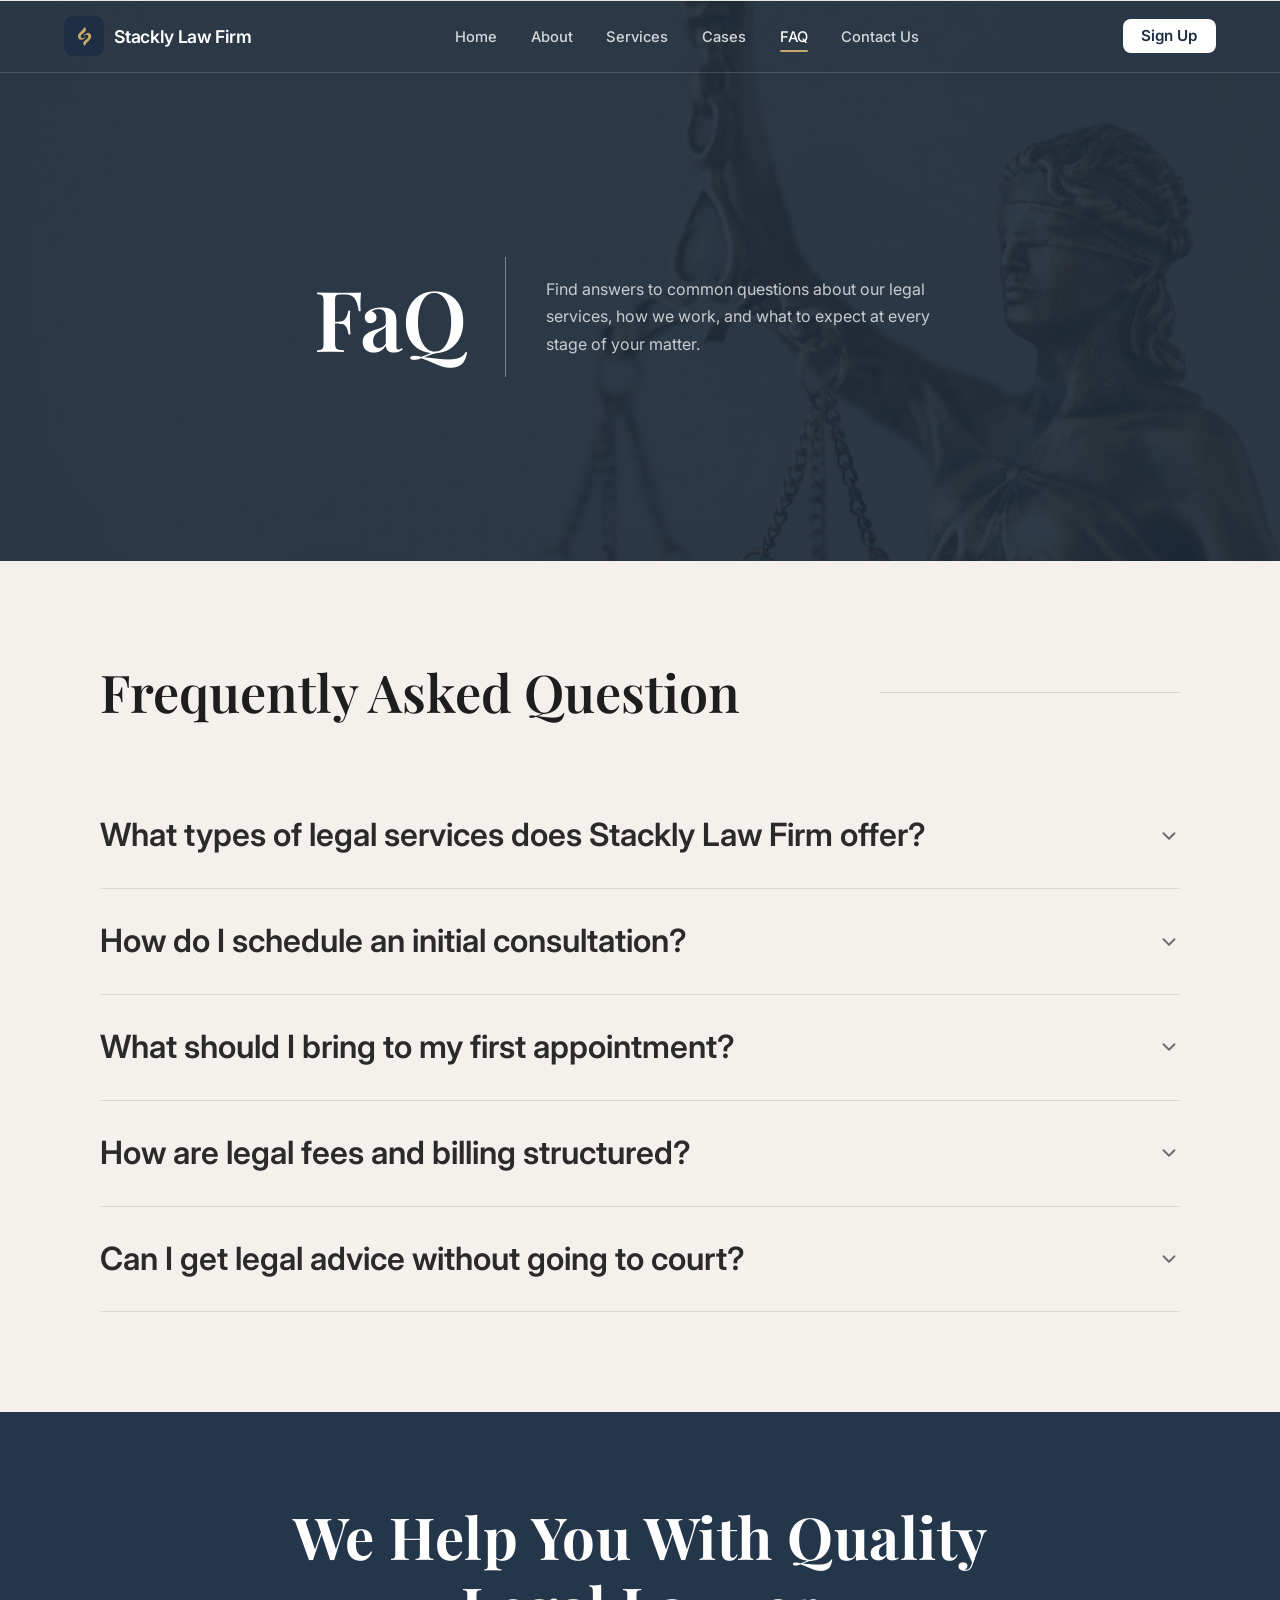
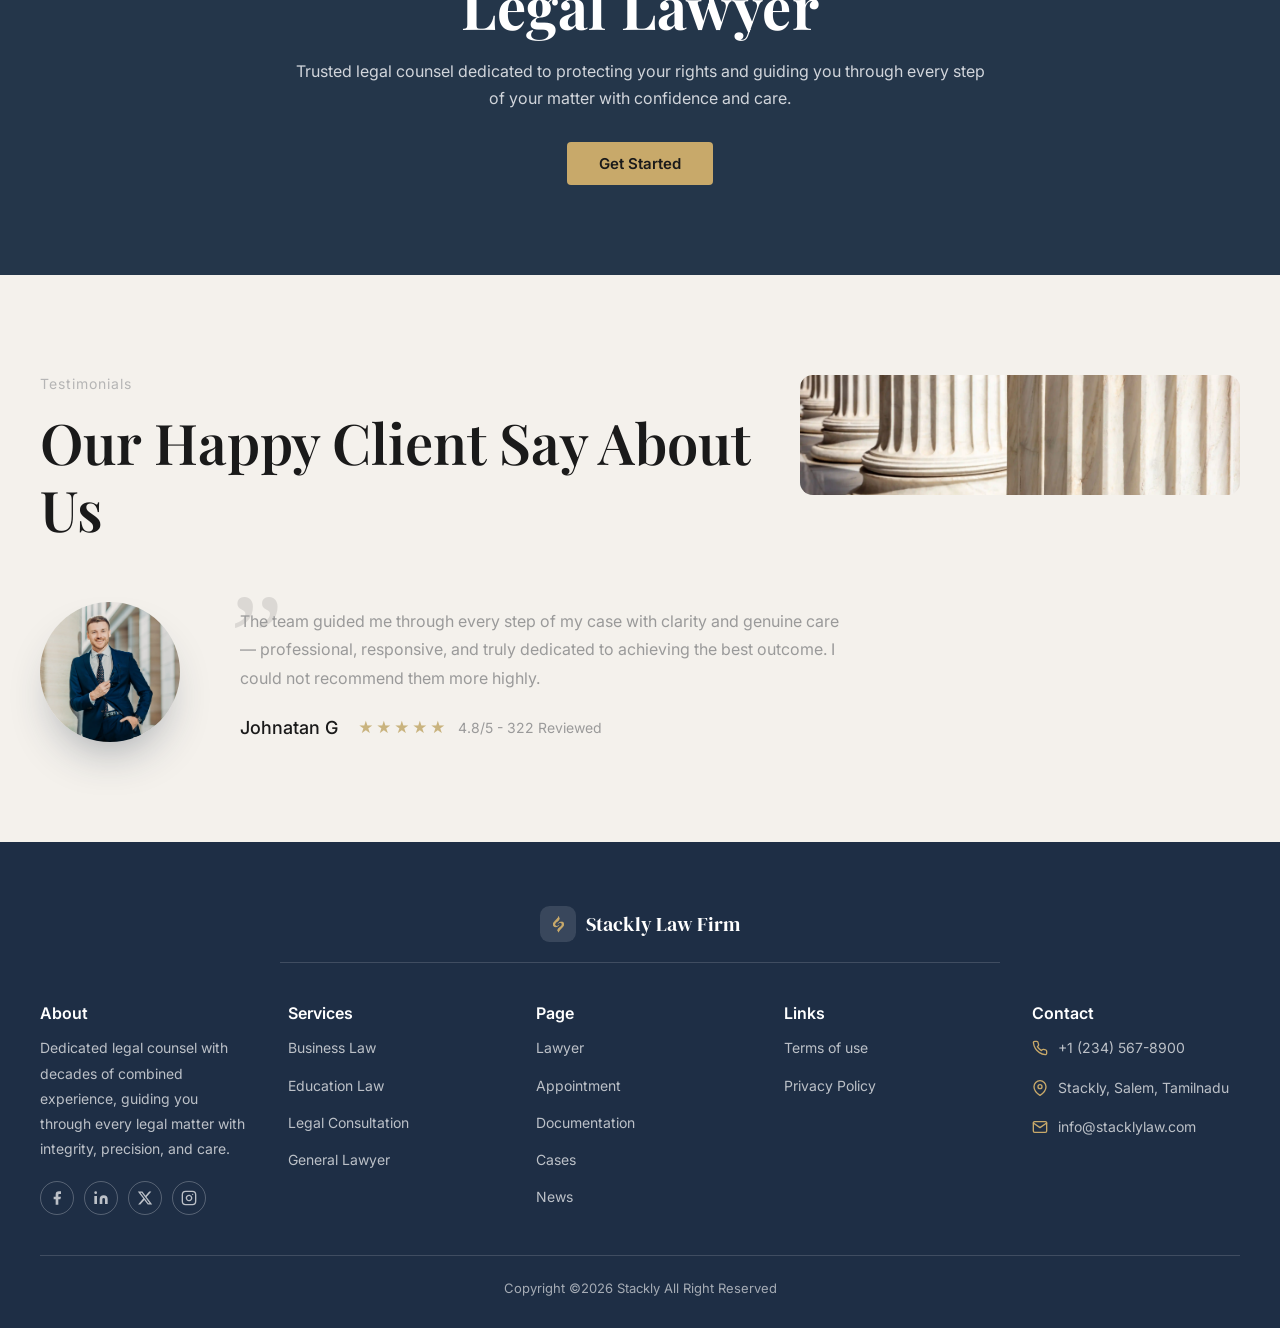
<file: faq.html>
<!DOCTYPE html>
<html lang="en">
  <head>
    <meta charset="UTF-8" />
    <meta name="viewport" content="width=device-width, initial-scale=1.0" />
    <title>FAQ | Stackly Law Firm</title>
    <meta
      name="description"
      content="Frequently asked questions about Stackly Law Firm's legal services, process, and consultations."
    />
    <link rel="preconnect" href="https://fonts.googleapis.com" />
    <link rel="preconnect" href="https://fonts.gstatic.com" crossorigin />
    <link
      href="https://fonts.googleapis.com/css2?family=DM+Serif+Display&family=Inter:wght@400;500;600&family=Playfair+Display:wght@700&display=swap"
      rel="stylesheet"
    />
    <link rel="stylesheet" href="styles.css" />
  </head>
  <body>
    <header class="navbar about-nav" id="navbar">
        <nav class="nav-inner" aria-label="Main navigation">
          <a href="index.html" class="brand">
            <span class="brand-icon" aria-hidden="true">
              <span class="logo-img"></span>
            </span>
            <span class="brand-text"
              >Stackly <span class="brand-text-light">Law Firm</span></span
            >
          </a>

          <ul class="nav-links">
            <li><a href="index.html" class="nav-link">Home</a></li>
            <li><a href="about.html" class="nav-link">About</a></li>
            <li>
              <a href="services.html" class="nav-link">Services</a>
            </li>
            <li><a href="cases.html" class="nav-link">Cases</a></li>
            <li><a href="faq.html" class="nav-link is-active">FAQ</a></li>
            <li>
              <a href="contact.html" class="nav-link">Contact Us</a>
            </li>
          </ul>

          <div class="nav-actions">
            <a href="signup.html" class="btn btn-cta about-nav-btn"
              ><span class="btn-label">Sign Up</span></a
            >
            <button
              class="nav-toggle about-toggle"
              id="navToggle"
              aria-label="Open menu"
              aria-expanded="false"
              aria-controls="fullscreenMenu"
            >
              <span></span>
              <span></span>
              <span></span>
            </button>
          </div>
        </nav>
      </header>

    <section class="about-hero faq-hero">

      <!-- Premium Fullscreen Mobile Menu -->
      <div class="fs-menu" id="fullscreenMenu" aria-hidden="true" role="dialog" aria-label="Navigation menu">
        <div class="fs-menu__backdrop"></div>
        <div class="fs-menu__panel">
          <div class="fs-menu__header">
            <a href="index.html" class="fs-menu__brand">
              <span class="brand-icon" aria-hidden="true">
                <span class="logo-img"></span>
              </span>
              <span class="brand-text">Stackly <span class="brand-text-light">Law Firm</span></span>
            </a>
            <button class="fs-menu__close" id="fsMenuClose" aria-label="Close menu">
              <svg viewBox="0 0 24 24" fill="none" stroke="currentColor" stroke-width="1.8" stroke-linecap="round" stroke-linejoin="round" aria-hidden="true">
                <line x1="18" y1="6" x2="6" y2="18"/>
                <line x1="6" y1="6" x2="18" y2="18"/>
              </svg>
            </button>
          </div>

          <nav class="fs-menu__nav" aria-label="Mobile navigation">
            <ul class="fs-menu__links">
              <li><a href="index.html" class="fs-menu__link" data-index="0">Home</a></li>
              <li><a href="about.html" class="fs-menu__link" data-index="1">About</a></li>
              <li><a href="services.html" class="fs-menu__link" data-index="2">Services</a></li>
              <li><a href="cases.html" class="fs-menu__link" data-index="3">Cases</a></li>
              <li><a href="faq.html" class="fs-menu__link is-active" data-index="4">FAQ</a></li>
              <li><a href="contact.html" class="fs-menu__link" data-index="5">Contact</a></li>
            </ul>
          </nav>

          <div class="fs-menu__bottom">
            <a href="signup.html" class="fs-menu__cta">
              <span class="fs-menu__cta-text">Sign Up</span>
              <svg viewBox="0 0 24 24" fill="none" stroke="currentColor" stroke-width="2" stroke-linecap="round" stroke-linejoin="round" aria-hidden="true">
                <line x1="4" y1="12" x2="20" y2="12"/>
                <polyline points="13 5 20 12 13 19"/>
              </svg>
            </a>

            <div class="fs-menu__info">
              <div class="fs-menu__info-block">
                <span class="fs-menu__info-label">Location</span>
                <span class="fs-menu__info-value">Stackly, Salem, Tamil Nadu</span>
              </div>
              <div class="fs-menu__info-block">
                <span class="fs-menu__info-label">Email</span>
                <a href="mailto:info@stackly.com" class="fs-menu__info-value fs-menu__info-link">info@stackly.com</a>
              </div>
              <div class="fs-menu__info-block">
                <span class="fs-menu__info-label">Working Hours</span>
                <span class="fs-menu__info-value">Mon – Sat : 9:00 AM – 7:00 PM</span>
                <span class="fs-menu__info-value fs-menu__info-muted">Sunday : Closed</span>
              </div>
            </div>

            <div class="fs-menu__social">
              <a href="404.html" class="fs-menu__social-link" aria-label="LinkedIn">
                <svg viewBox="0 0 24 24" fill="currentColor"><path d="M20.447 20.452h-3.554v-5.569c0-1.328-.027-3.037-1.852-3.037-1.853 0-2.136 1.445-2.136 2.939v5.667H9.351V9h3.414v1.561h.046c.477-.9 1.637-1.85 3.37-1.85 3.601 0 4.267 2.37 4.267 5.455v6.286zM5.337 7.433a2.062 2.062 0 01-2.063-2.065 2.064 2.064 0 112.063 2.065zm1.782 13.019H3.555V9h3.564v11.452zM22.225 0H1.771C.792 0 0 .774 0 1.729v20.542C0 23.227.792 24 1.771 24h20.451C23.2 24 24 23.227 24 22.271V1.729C24 .774 23.2 0 22.222 0h.003z"/></svg>
              </a>
              <a href="404.html" class="fs-menu__social-link" aria-label="Instagram">
                <svg viewBox="0 0 24 24" fill="currentColor"><path d="M12 2.163c3.204 0 3.584.012 4.85.07 3.252.148 4.771 1.691 4.919 4.919.058 1.265.069 1.645.069 4.849 0 3.205-.012 3.584-.069 4.849-.149 3.225-1.664 4.771-4.919 4.919-1.266.058-1.644.07-4.85.07-3.204 0-3.584-.012-4.849-.07-3.26-.149-4.771-1.699-4.919-4.92-.058-1.265-.07-1.644-.07-4.849 0-3.204.013-3.583.07-4.849.149-3.227 1.664-4.771 4.919-4.919 1.266-.057 1.645-.069 4.849-.069zM12 0C8.741 0 8.333.014 7.053.072 2.695.272.273 2.69.073 7.052.014 8.333 0 8.741 0 12c0 3.259.014 3.668.072 4.948.2 4.358 2.618 6.78 6.98 6.98C8.333 23.986 8.741 24 12 24c3.259 0 3.668-.014 4.948-.072 4.354-.2 6.782-2.618 6.979-6.98.059-1.28.073-1.689.073-4.948 0-3.259-.014-3.667-.072-4.947-.196-4.354-2.617-6.78-6.979-6.98C15.668.014 15.259 0 12 0zm0 5.838a6.162 6.162 0 100 12.324 6.162 6.162 0 000-12.324zM12 16a4 4 0 110-8 4 4 0 010 8zm6.406-11.845a1.44 1.44 0 100 2.881 1.44 1.44 0 000-2.881z"/></svg>
              </a>
              <a href="404.html" class="fs-menu__social-link" aria-label="Twitter">
                <svg viewBox="0 0 24 24" fill="currentColor"><path d="M18.244 2.25h3.308l-7.227 8.26 8.502 11.24H16.17l-5.214-6.817L4.99 21.75H1.68l7.73-8.835L1.254 2.25H8.08l4.713 6.231zm-1.161 17.52h1.833L7.084 4.126H5.117z"/></svg>
              </a>
              <a href="404.html" class="fs-menu__social-link" aria-label="Facebook">
                <svg viewBox="0 0 24 24" fill="currentColor"><path d="M24 12.073c0-6.627-5.373-12-12-12s-12 5.373-12 12c0 5.99 4.388 10.954 10.125 11.854v-8.385H7.078v-3.47h3.047V9.43c0-3.007 1.792-4.669 4.533-4.669 1.312 0 2.686.235 2.686.235v2.953H15.83c-1.491 0-1.956.925-1.956 1.874v2.25h3.328l-.532 3.47h-2.796v8.385C19.612 23.027 24 18.062 24 12.073z"/></svg>
              </a>
            </div>
          </div>
        </div>
      </div>
      </header>

      <div class="about-hero-content">
        <div class="about-hero-inner faq-hero-inner">
          <h1 class="about-hero-title faq-hero-title">FaQ</h1>

          <span class="about-hero-divider faq-hero-divider" aria-hidden="true"></span>

          <p class="about-hero-text faq-hero-text">
            Find answers to common questions about our legal services, how we
            work, and what to expect at every stage of your matter.
          </p>
        </div>
</div>
    </section>

    <section class="faq-list">
      <div class="faq-list-container">
        <header class="faq-list-header">
          <h2 class="faq-list-title">Frequently Asked Question</h2>
          <span class="faq-list-line" aria-hidden="true"></span>
        </header>

        <div class="faq-accordion">
          <div class="faq-item">
            <button class="faq-question" aria-expanded="false">
              <span class="faq-question-text">
                What types of legal services does Stackly Law Firm offer?
              </span>
              <svg class="faq-chevron" viewBox="0 0 24 24" fill="none" stroke="currentColor" stroke-width="2" stroke-linecap="round" stroke-linejoin="round" aria-hidden="true">
                <polyline points="6 9 12 15 18 9"></polyline>
              </svg>
            </button>
            <div class="faq-answer">
              <p>
                We provide comprehensive legal counsel across business law,
                education law, legal consultation, and general practice — pairing
                sharp strategy with genuine care at every step of your matter.
              </p>
            </div>
          </div>

          <div class="faq-item">
            <button class="faq-question" aria-expanded="false">
              <span class="faq-question-text">
                How do I schedule an initial consultation?
              </span>
              <svg class="faq-chevron" viewBox="0 0 24 24" fill="none" stroke="currentColor" stroke-width="2" stroke-linecap="round" stroke-linejoin="round" aria-hidden="true">
                <polyline points="6 9 12 15 18 9"></polyline>
              </svg>
            </button>
            <div class="faq-answer">
              <p>
                You can schedule a consultation through our contact page, by
                phone, or by email. Our team responds promptly to arrange a time
                that fits your schedule.
              </p>
            </div>
          </div>

          <div class="faq-item">
            <button class="faq-question" aria-expanded="false">
              <span class="faq-question-text">
                What should I bring to my first appointment?
              </span>
              <svg class="faq-chevron" viewBox="0 0 24 24" fill="none" stroke="currentColor" stroke-width="2" stroke-linecap="round" stroke-linejoin="round" aria-hidden="true">
                <polyline points="6 9 12 15 18 9"></polyline>
              </svg>
            </button>
            <div class="faq-answer">
              <p>
                Bring any relevant documents, contracts, or correspondence
                related to your matter, along with a brief summary of your goals.
                This helps us provide focused, practical guidance from the start.
              </p>
            </div>
          </div>

          <div class="faq-item">
            <button class="faq-question" aria-expanded="false">
              <span class="faq-question-text">
                How are legal fees and billing structured?
              </span>
              <svg class="faq-chevron" viewBox="0 0 24 24" fill="none" stroke="currentColor" stroke-width="2" stroke-linecap="round" stroke-linejoin="round" aria-hidden="true">
                <polyline points="6 9 12 15 18 9"></polyline>
              </svg>
            </button>
            <div class="faq-answer">
              <p>
                Fees vary by the nature and complexity of your case. We discuss
                billing transparently during your first consultation so there are
                no surprises along the way.
              </p>
            </div>
          </div>

          <div class="faq-item">
            <button class="faq-question" aria-expanded="false">
              <span class="faq-question-text">
                Can I get legal advice without going to court?
              </span>
              <svg class="faq-chevron" viewBox="0 0 24 24" fill="none" stroke="currentColor" stroke-width="2" stroke-linecap="round" stroke-linejoin="round" aria-hidden="true">
                <polyline points="6 9 12 15 18 9"></polyline>
              </svg>
            </button>
            <div class="faq-answer">
              <p>
                Yes. Many matters are resolved through negotiation, mediation, or
                strategic counsel before any court proceedings become necessary.
                We always explore the most efficient path first.
              </p>
            </div>
          </div>
        </div>
      </div>
    </section>

    <section class="cta-panel">
      <div class="cta-panel-content">
        <h2 class="cta-panel-title">We Help You With Quality Legal Lawyer</h2>
        <p class="cta-panel-text">
          Trusted legal counsel dedicated to protecting your rights and guiding
          you through every step of your matter with confidence and care.
        </p>
        <a href="#contact" class="cta-panel-btn">Get Started</a>
      </div>
    </section>

    <section class="testimonial-premium">
      <div class="testimonial-premium-container">
        <header class="testimonial-premium-top">
          <div class="testimonial-premium-heading">
            <span class="testimonial-premium-label">Testimonials</span>
            <h2 class="testimonial-premium-title">
              Our Happy Client Say About Us
            </h2>
          </div>

          <figure class="testimonial-premium-image">
            <img
              src="images/test-pillar.webp"
              alt="Classical pillars architecture"
              onerror="this.src='images/home-hero.webp'"
            />
          </figure>
        </header>

        <div class="testimonial-premium-body">
          <figure class="testimonial-premium-avatar">
            <img
              src="images/test-person.webp"
              alt="Johnatan G portrait"
              onerror="this.src='images/home-hero.webp'"
            />
          </figure>

          <div class="testimonial-premium-content">
            <span class="testimonial-premium-quote" aria-hidden="true"
              >&rdquo;</span
            >
            <blockquote class="testimonial-premium-text">
              The team
              guided me through every step of my case with clarity and genuine
              care — professional, responsive, and truly dedicated to achieving
              the best outcome. I could not recommend them more highly.
            </blockquote>
            <div class="testimonial-premium-meta">
              <span class="testimonial-premium-name">Johnatan G</span>
              <div class="testimonial-premium-rating">
                <span class="testimonial-premium-stars" aria-hidden="true"
                  >&starf;&starf;&starf;&starf;&starf;</span
                >
                <span class="testimonial-premium-review"
                  >4.8/5 - 322 Reviewed</span
                >
              </div>
            </div>
          </div>
        </div>
      </div>
    </section>

    <footer class="footer">
      <div class="footer-container">
        <div class="footer-head">
          <a href="index.html" class="footer-brand">
            <span class="footer-brand-icon" aria-hidden="true">
              <span class="logo-img"></span>
            </span>
            Stackly Law Firm
          </a>
          <span class="footer-divider" aria-hidden="true"></span>
        </div>

        <div class="footer-grid">
          <div class="footer-col footer-about">
            <h3 class="footer-title">About</h3>
            <p class="footer-about-text">
              Dedicated legal counsel with decades of combined experience,
              guiding you through every legal matter with integrity, precision,
              and care.
            </p>
            <ul class="footer-social">
              <li>
                <a href="404.html" class="footer-social-link" aria-label="Facebook">
                  <svg viewBox="0 0 24 24" fill="currentColor" aria-hidden="true">
                    <path d="M18 2h-3a5 5 0 0 0-5 5v3H7v4h3v8h4v-8h3l1-4h-4V7a1 1 0 0 1 1-1h3z" />
                  </svg>
                </a>
              </li>
              <li>
                <a href="404.html" class="footer-social-link" aria-label="LinkedIn">
                  <svg viewBox="0 0 24 24" fill="currentColor" aria-hidden="true">
                    <path d="M16 8a6 6 0 0 1 6 6v7h-4v-7a2 2 0 0 0-2-2 2 2 0 0 0-2 2v7h-4v-7a6 6 0 0 1 6-6z" />
                    <rect x="2" y="9" width="4" height="12" />
                    <circle cx="4" cy="4" r="2" />
                  </svg>
                </a>
              </li>
              <li>
                <a href="404.html" class="footer-social-link" aria-label="Twitter">
                  <svg viewBox="0 0 24 24" fill="currentColor" aria-hidden="true">
                    <path d="M18.244 2.25h3.308l-7.227 8.26 8.502 11.24H16.17l-5.214-6.817L4.99 21.75H1.68l7.73-8.835L1.254 2.25H8.08l4.713 6.231zm-1.161 17.52h1.833L7.084 4.126H5.117z" />
                  </svg>
                </a>
              </li>
              <li>
                <a href="404.html" class="footer-social-link" aria-label="Instagram">
                  <svg viewBox="0 0 24 24" fill="none" stroke="currentColor" stroke-width="2" stroke-linecap="round" stroke-linejoin="round" aria-hidden="true">
                    <rect x="2" y="2" width="20" height="20" rx="5" ry="5" />
                    <path d="M16 11.37A4 4 0 1 1 12.63 8 4 4 0 0 1 16 11.37z" />
                    <line x1="17.5" y1="6.5" x2="17.51" y2="6.5" />
                  </svg>
                </a>
              </li>
            </ul>
          </div>

          <div class="footer-col">
            <h3 class="footer-title">Services</h3>
            <ul class="footer-links">
              <li><a href="404.html" class="footer-link">Business Law</a></li>
              <li><a href="404.html" class="footer-link">Education Law</a></li>
              <li><a href="404.html" class="footer-link">Legal Consultation</a></li>
              <li><a href="404.html" class="footer-link">General Lawyer</a></li>
            </ul>
          </div>

          <div class="footer-col">
            <h3 class="footer-title">Page</h3>
            <ul class="footer-links">
              <li><a href="404.html" class="footer-link">Lawyer</a></li>
              <li><a href="404.html" class="footer-link">Appointment</a></li>
              <li><a href="404.html" class="footer-link">Documentation</a></li>
              <li><a href="404.html" class="footer-link">Cases</a></li>
              <li><a href="404.html" class="footer-link">News</a></li>
            </ul>
          </div>

          <div class="footer-col">
            <h3 class="footer-title">Links</h3>
            <ul class="footer-links">
              <li><a href="404.html" class="footer-link">Terms of use</a></li>
              <li><a href="404.html" class="footer-link">Privacy Policy</a></li>
            </ul>
          </div>

          <div class="footer-col footer-contact">
            <h3 class="footer-title">Contact</h3>
            <ul class="footer-contact-list">
              <li class="footer-contact-item">
                <svg viewBox="0 0 24 24" fill="none" stroke="currentColor" stroke-width="2" stroke-linecap="round" stroke-linejoin="round" aria-hidden="true">
                  <path d="M22 16.92v3a2 2 0 0 1-2.18 2 19.79 19.79 0 0 1-8.63-3.07 19.5 19.5 0 0 1-6-6 19.79 19.79 0 0 1-3.07-8.67A2 2 0 0 1 4.11 2h3a2 2 0 0 1 2 1.72 12.84 12.84 0 0 0 .7 2.81 2 2 0 0 1-.45 2.11L8.09 9.91a16 16 0 0 0 6 6l1.27-1.27a2 2 0 0 1 2.11-.45 12.84 12.84 0 0 0 2.81.7A2 2 0 0 1 22 16.92z" />
                </svg>
                <a href="404.html" class="footer-link">+1 (234) 567-8900</a>
              </li>
              <li class="footer-contact-item">
                <svg viewBox="0 0 24 24" fill="none" stroke="currentColor" stroke-width="2" stroke-linecap="round" stroke-linejoin="round" aria-hidden="true">
                  <path d="M21 10c0 7-9 13-9 13s-9-6-9-13a9 9 0 0 1 18 0z" />
                  <circle cx="12" cy="10" r="3" />
                </svg>
                <a href="404.html" class="footer-link">Stackly, Salem, Tamilnadu</a>
              </li>
              <li class="footer-contact-item">
                <svg viewBox="0 0 24 24" fill="none" stroke="currentColor" stroke-width="2" stroke-linecap="round" stroke-linejoin="round" aria-hidden="true">
                  <path d="M4 4h16c1.1 0 2 .9 2 2v12c0 1.1-.9 2-2 2H4c-1.1 0-2-.9-2-2V6c0-1.1.9-2 2-2z" />
                  <polyline points="22,6 12,13 2,6" />
                </svg>
                <a href="404.html" class="footer-link">info@stacklylaw.com</a>
              </li>
            </ul>
          </div>
        </div>

        <div class="footer-bottom">
          <span class="footer-bottom-divider" aria-hidden="true"></span>
          <p class="footer-copy">Copyright &copy;2026 Stackly All Right Reserved</p>
        </div>
      </div>
    </footer>
    <script src="script.js"></script>
    <script>
      (function () {
        var items = document.querySelectorAll(".faq-item");

        items.forEach(function (item) {
          var question = item.querySelector(".faq-question");
          var answer = item.querySelector(".faq-answer");

          question.addEventListener("click", function () {
            var isOpen = item.classList.contains("is-open");

            items.forEach(function (other) {
              other.classList.remove("is-open");
              other
                .querySelector(".faq-question")
                .setAttribute("aria-expanded", "false");
            });

            if (!isOpen) {
              item.classList.add("is-open");
              question.setAttribute("aria-expanded", "true");
            }
          });
        });
      })();
    </script>
  </body>
</html>
</file>
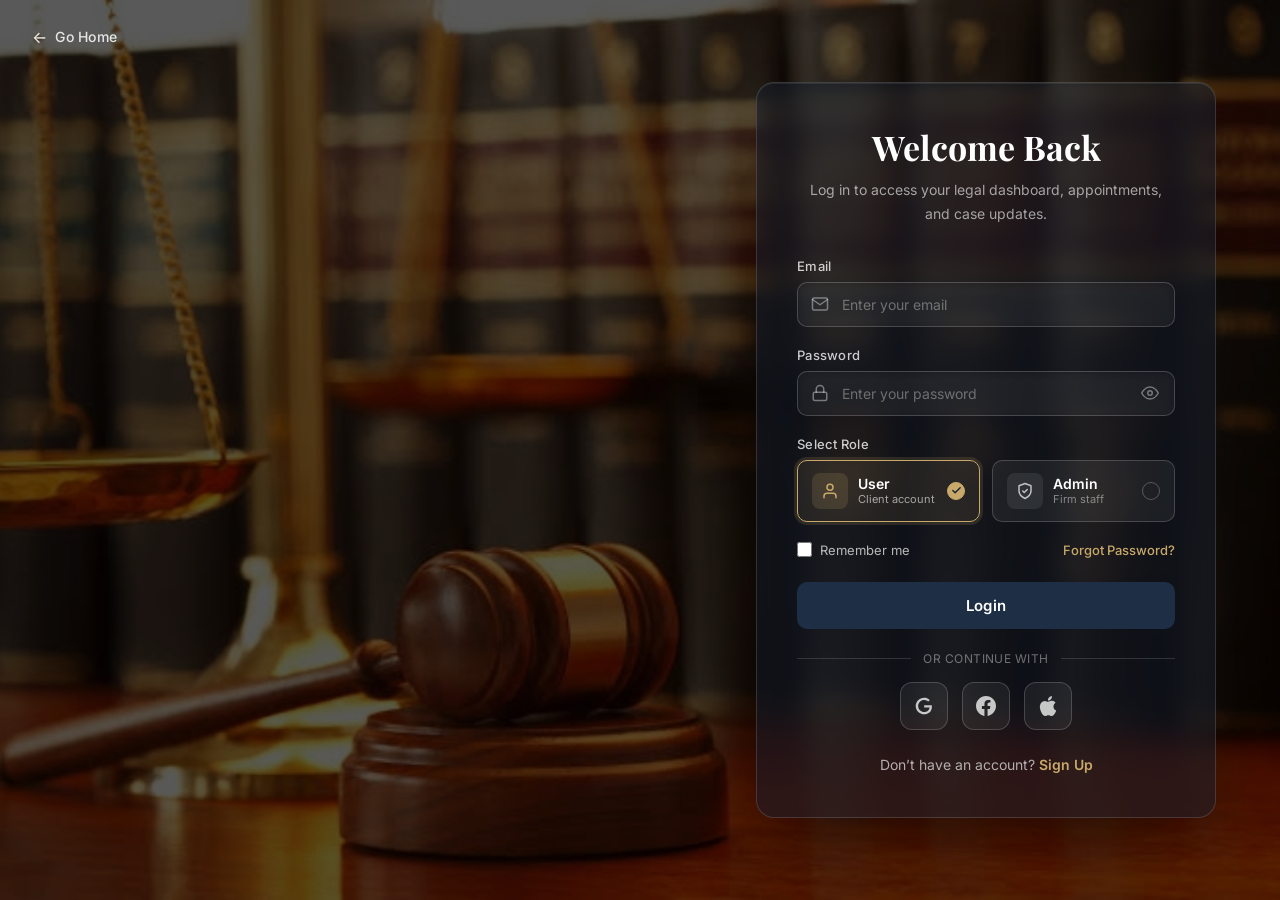
<file: login.html>
<!DOCTYPE html>
<html lang="en">
  <head>
    <meta charset="UTF-8" />
    <meta name="viewport" content="width=device-width, initial-scale=1.0" />
    <title>Login | Stackly Law Firm</title>
    <meta
      name="description"
      content="Login to your Stackly Law Firm account to access case updates and legal consultations."
    />
    <link rel="preconnect" href="https://fonts.googleapis.com" />
    <link rel="preconnect" href="https://fonts.gstatic.com" crossorigin />
    <link
      href="https://fonts.googleapis.com/css2?family=Playfair+Display:wght@600;700&family=Inter:wght@400;500;600&display=swap"
      rel="stylesheet"
    />
    <link rel="stylesheet" href="styles.css" />
  </head>
  <body class="auth-body">
    <div class="auth-page">
      <a href="index.html" class="auth-home" aria-label="Go back to home page">
        <span class="auth-home-arrow" aria-hidden="true">&larr;</span>
        Go Home
      </a>

      <div class="auth-card">
        <div class="auth-card-head">
          <h1 class="auth-title">Welcome Back</h1>
          <p class="auth-subtitle">
            Log in to access your legal dashboard, appointments, and case updates.
          </p>
        </div>

        <form class="auth-form" id="loginForm" novalidate>
          <div class="auth-field">
            <label class="auth-label" for="loginEmail">Email</label>
            <div class="auth-input-wrap">
              <svg
                class="auth-input-icon"
                viewBox="0 0 24 24"
                fill="none"
                stroke="currentColor"
                stroke-width="2"
                stroke-linecap="round"
                stroke-linejoin="round"
                aria-hidden="true"
              >
                <path d="M4 4h16c1.1 0 2 .9 2 2v12c0 1.1-.9 2-2 2H4c-1.1 0-2-.9-2-2V6c0-1.1.9-2 2-2z" />
                <polyline points="22,6 12,13 2,6" />
              </svg>
              <input
                class="auth-input"
                type="email"
                id="loginEmail"
                name="email"
                placeholder="Enter your email"
                autocomplete="email"
              />
            </div>
            <span class="auth-error" id="loginEmailError"></span>
          </div>

          <div class="auth-field">
            <label class="auth-label" for="loginPassword">Password</label>
            <div class="auth-input-wrap">
              <svg
                class="auth-input-icon"
                viewBox="0 0 24 24"
                fill="none"
                stroke="currentColor"
                stroke-width="2"
                stroke-linecap="round"
                stroke-linejoin="round"
                aria-hidden="true"
              >
                <rect x="3" y="11" width="18" height="11" rx="2" ry="2" />
                <path d="M7 11V7a5 5 0 0 1 10 0v4" />
              </svg>
              <input
                class="auth-input"
                type="password"
                id="loginPassword"
                name="password"
                placeholder="Enter your password"
                autocomplete="current-password"
              />
              <button
                type="button"
                class="auth-toggle"
                data-toggle="loginPassword"
                aria-label="Show password"
              >
                <svg
                  class="auth-eye-icon"
                  viewBox="0 0 24 24"
                  fill="none"
                  stroke="currentColor"
                  stroke-width="2"
                  stroke-linecap="round"
                  stroke-linejoin="round"
                  aria-hidden="true"
                >
                  <path d="M1 12s4-8 11-8 11 8 11 8-4 8-11 8-11-8-11-8z" />
                  <circle cx="12" cy="12" r="3" />
                </svg>
                <svg
                  class="auth-eye-icon auth-eye-icon--off"
                  viewBox="0 0 24 24"
                  fill="none"
                  stroke="currentColor"
                  stroke-width="2"
                  stroke-linecap="round"
                  stroke-linejoin="round"
                  aria-hidden="true"
                >
                  <path d="M17.94 17.94A10.07 10.07 0 0 1 12 20c-7 0-11-8-11-8a18.45 18.45 0 0 1 5.06-5.94" />
                  <path d="M9.9 4.24A9.12 9.12 0 0 1 12 4c7 0 11 8 11 8a18.5 18.5 0 0 1-2.16 3.19" />
                  <line x1="1" y1="1" x2="23" y2="23" />
                </svg>
              </button>
            </div>
            <span class="auth-error" id="loginPasswordError"></span>
          </div>

          <div class="auth-field">
            <label class="auth-label" id="roleLabel">Select Role</label>
            <div class="auth-role" role="radiogroup" aria-labelledby="roleLabel">
              <label class="auth-role-option">
                <input type="radio" name="role" value="user" checked />
                <span class="auth-role-icon" aria-hidden="true">
                  <svg viewBox="0 0 24 24" fill="none" stroke="currentColor" stroke-width="2" stroke-linecap="round" stroke-linejoin="round">
                    <path d="M20 21v-2a4 4 0 0 0-4-4H8a4 4 0 0 0-4 4v2" />
                    <circle cx="12" cy="7" r="4" />
                  </svg>
                </span>
                <span class="auth-role-text">
                  <span class="auth-role-name">User</span>
                  <span class="auth-role-desc">Client account</span>
                </span>
                <span class="auth-role-check" aria-hidden="true">
                  <svg viewBox="0 0 24 24" fill="none" stroke="currentColor" stroke-width="3" stroke-linecap="round" stroke-linejoin="round">
                    <polyline points="20 6 9 17 4 12" />
                  </svg>
                </span>
              </label>
              <label class="auth-role-option">
                <input type="radio" name="role" value="admin" />
                <span class="auth-role-icon" aria-hidden="true">
                  <svg viewBox="0 0 24 24" fill="none" stroke="currentColor" stroke-width="2" stroke-linecap="round" stroke-linejoin="round">
                    <path d="M12 22s8-4 8-10V5l-8-3-8 3v7c0 6 8 10 8 10z" />
                    <path d="M9 12l2 2 4-4" />
                  </svg>
                </span>
                <span class="auth-role-text">
                  <span class="auth-role-name">Admin</span>
                  <span class="auth-role-desc">Firm staff</span>
                </span>
                <span class="auth-role-check" aria-hidden="true">
                  <svg viewBox="0 0 24 24" fill="none" stroke="currentColor" stroke-width="3" stroke-linecap="round" stroke-linejoin="round">
                    <polyline points="20 6 9 17 4 12" />
                  </svg>
                </span>
              </label>
            </div>
          </div>

          <div class="auth-options">
            <label class="auth-check">
              <input type="checkbox" id="rememberMe" name="remember" />
              <span>Remember me</span>
            </label>
            <a href="404.html" class="auth-link">Forgot Password?</a>
          </div>

          <button type="submit" class="auth-submit">Login</button>
        </form>

        <div class="auth-social">
          <div class="auth-social-divider">
            <span>Or continue with</span>
          </div>
          <div class="auth-social-icons">
            <a href="404.html" class="auth-social-icon" aria-label="Continue with Google">
              <svg viewBox="0 0 24 24" fill="currentColor" aria-hidden="true">
                <path d="M21.35 11.1h-9.17v2.73h6.51c-.33 3.81-3.5 5.44-6.5 5.44C8.36 19.27 5 16.25 5 12c0-4.1 3.2-7.27 7.2-7.27 3.09 0 4.9 1.97 4.9 1.97L19 4.72S16.56 2 12.1 2C6.42 2 2.03 6.8 2.03 12c0 5.05 4.13 10 10.22 10 5.35 0 9.25-3.67 9.25-9.09 0-1.15-.15-1.81-.15-1.81z"/>
              </svg>
            </a>
            <a href="404.html" class="auth-social-icon" aria-label="Continue with Facebook">
              <svg viewBox="0 0 24 24" fill="currentColor" aria-hidden="true">
                <path d="M24 12.073c0-6.627-5.373-12-12-12s-12 5.373-12 12c0 5.99 4.388 10.954 10.125 11.854v-8.385H7.078v-3.47h3.047V9.43c0-3.007 1.792-4.669 4.533-4.669 1.312 0 2.686.235 2.686.235v2.953H15.83c-1.491 0-1.956.925-1.956 1.874v2.25h3.328l-.532 3.47h-2.796v8.385C19.612 23.027 24 18.062 24 12.073z"/>
              </svg>
            </a>
            <a href="404.html" class="auth-social-icon" aria-label="Continue with Apple">
              <svg viewBox="0 0 24 24" fill="currentColor" aria-hidden="true">
                <path d="M12.152 6.896c-.948 0-2.415-1.078-3.96-1.04-2.04.027-3.91 1.183-4.961 3.014-2.117 3.675-.546 9.103 1.519 12.09 1.013 1.454 2.208 3.09 3.792 3.039 1.52-.065 2.09-.987 3.935-.987 1.831 0 2.35.987 3.96.948 1.637-.026 2.676-1.48 3.676-2.948 1.156-1.688 1.636-3.325 1.662-3.415-.039-.013-3.182-1.221-3.22-4.857-.026-3.04 2.48-4.494 2.597-4.559-1.429-2.09-3.623-2.324-4.39-2.376-2-.156-3.675 1.09-4.61 1.09zM15.53 3.83c.843-1.012 1.4-2.427 1.245-3.83-1.207.052-2.662.805-3.532 1.818-.78.896-1.454 2.338-1.273 3.714 1.338.104 2.715-.688 3.56-1.702z"/>
              </svg>
            </a>
          </div>
        </div>

        <p class="auth-switch">
          Don&rsquo;t have an account? <a href="signup.html">Sign Up</a>
        </p>
      </div>
    </div>

    <script src="auth.js"></script>
  </body>
</html>
</file>
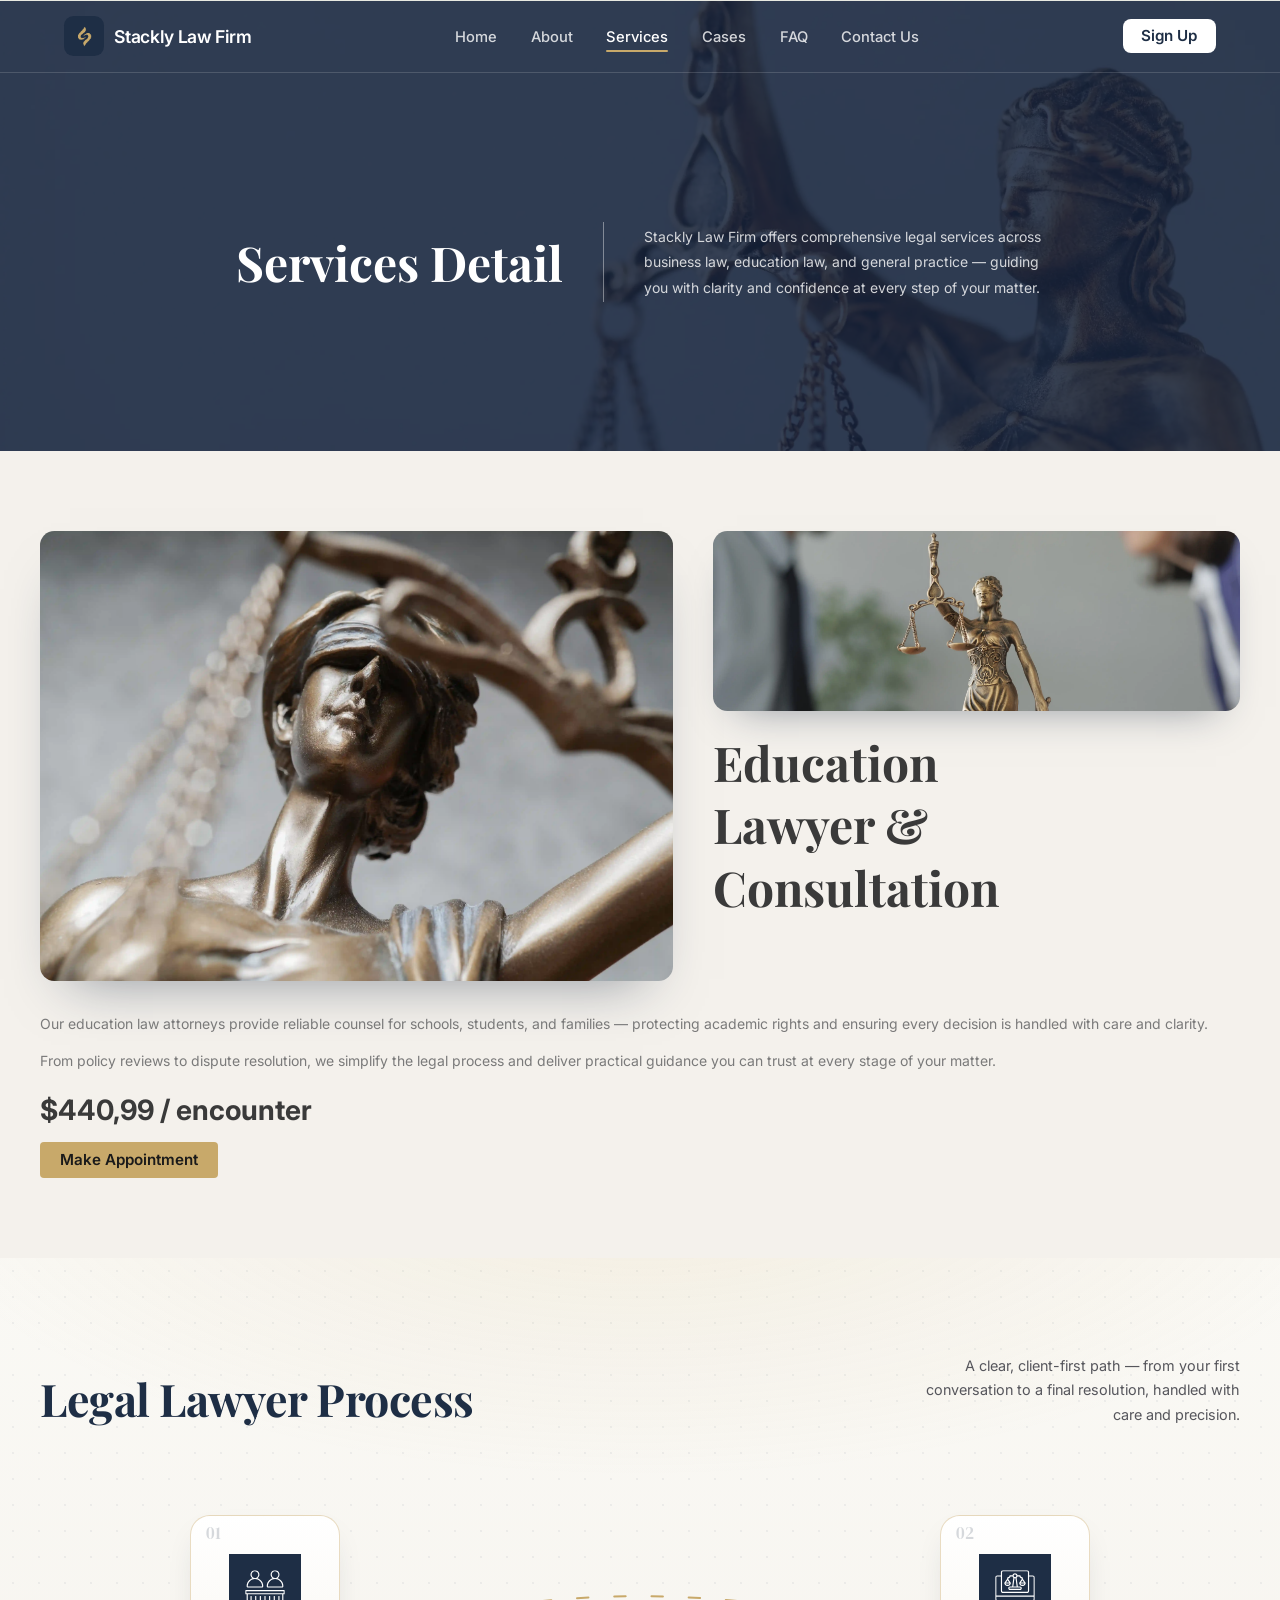
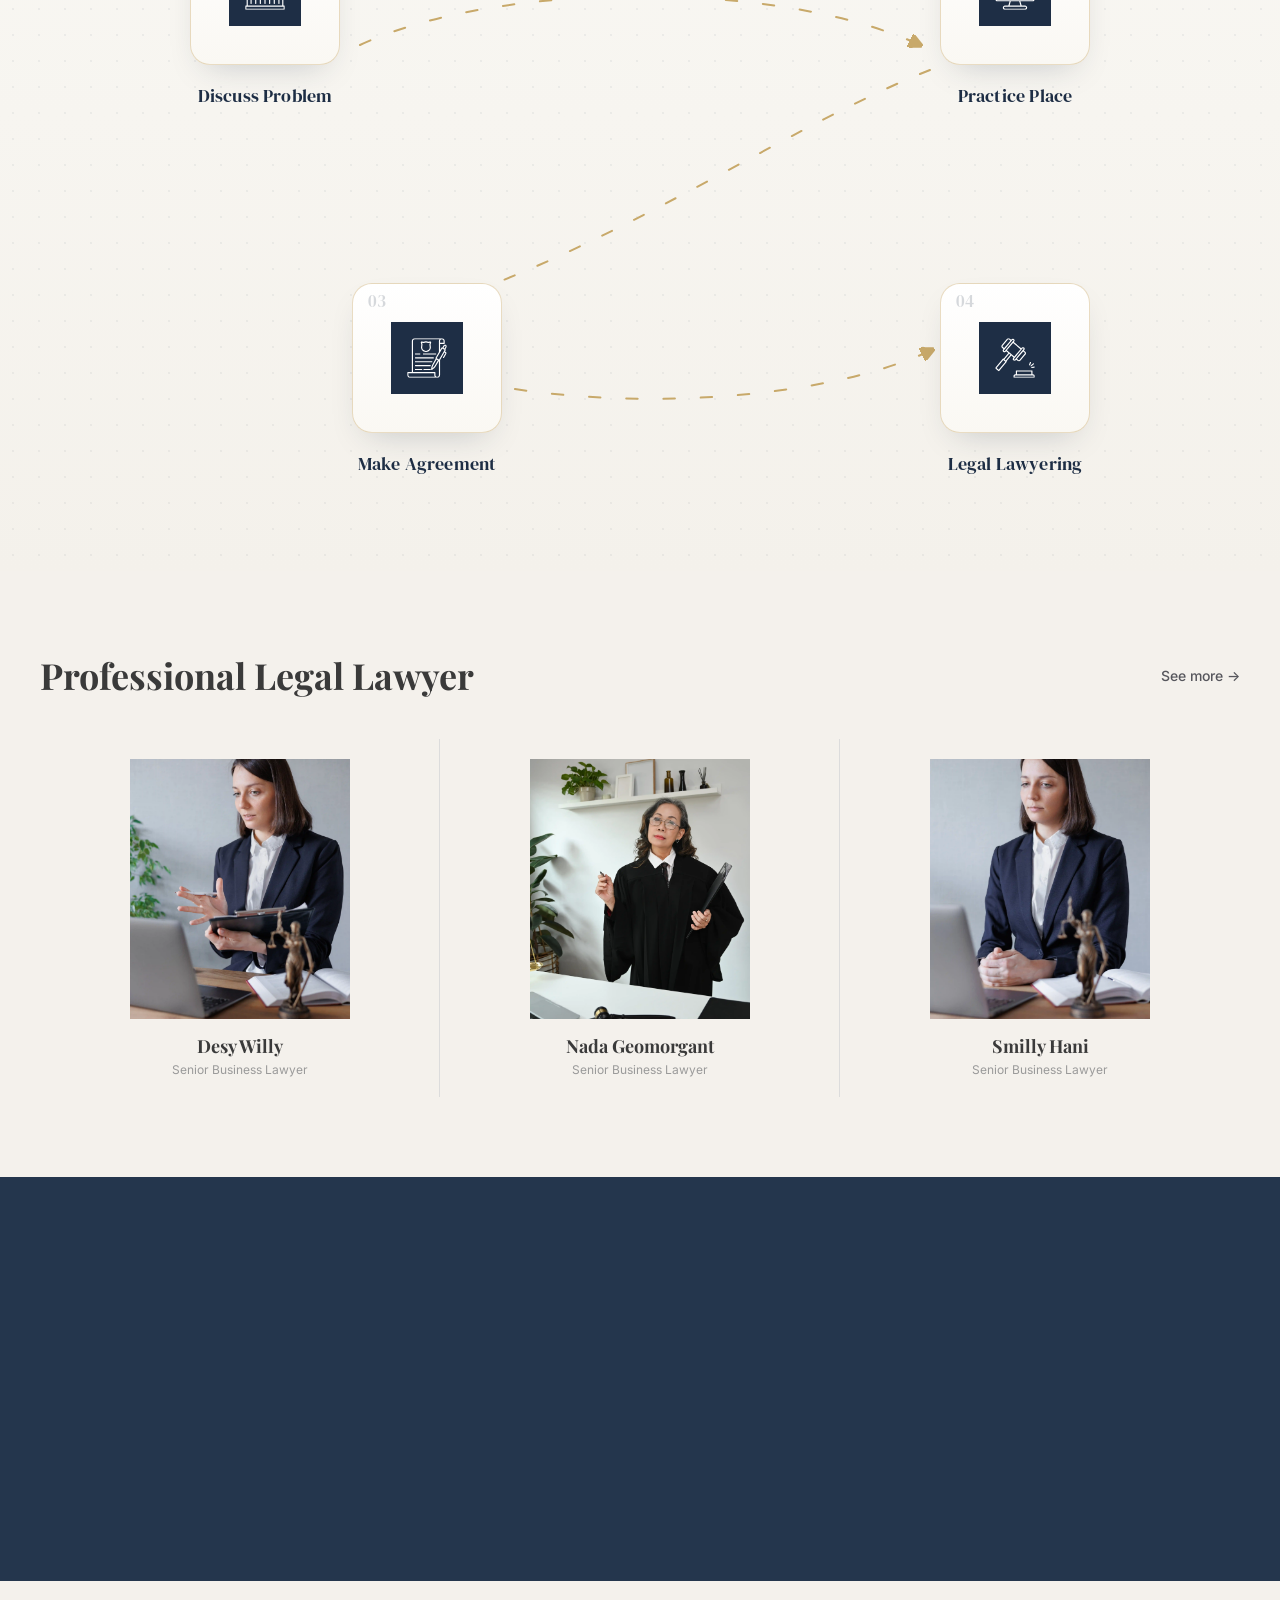
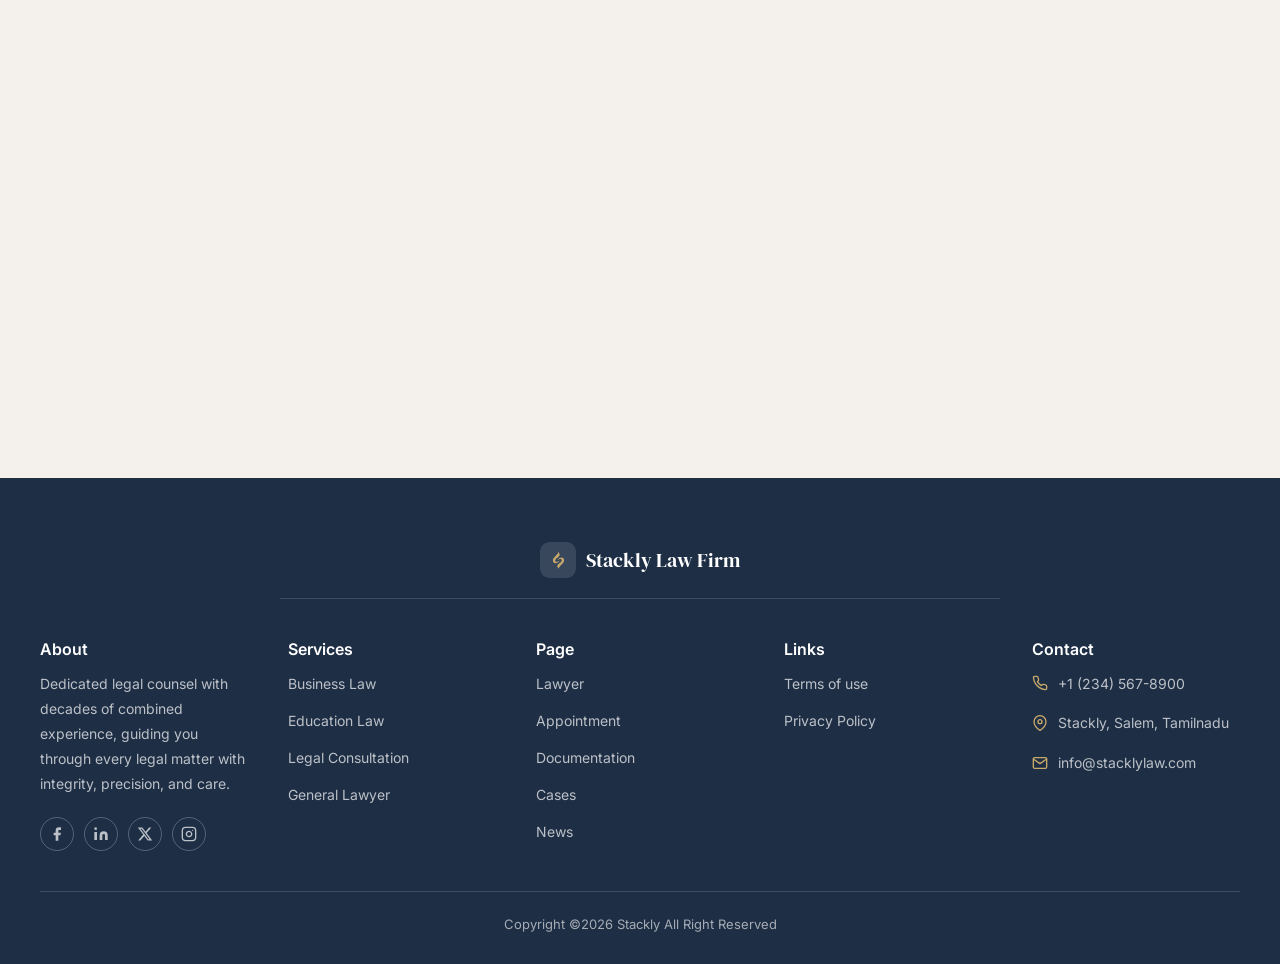
<file: services.html>
<!DOCTYPE html>
<html lang="en">
  <head>
    <meta charset="UTF-8" />
    <meta name="viewport" content="width=device-width, initial-scale=1.0" />
    <title>Services | Stackly Law Firm</title>
    <meta
      name="description"
      content="Explore the legal services offered by Stackly Law Firm — business law, education law, legal consultation, and general practice."
    />
    <link rel="preconnect" href="https://fonts.googleapis.com" />
    <link rel="preconnect" href="https://fonts.gstatic.com" crossorigin />
    <link
      href="https://fonts.googleapis.com/css2?family=DM+Serif+Display&family=Inter:wght@400;500;600&family=Playfair+Display:wght@700&display=swap"
      rel="stylesheet"
    />
    <link rel="stylesheet" href="styles.css" />
  </head>
  <body>
    <header class="navbar about-nav" id="navbar">
        <nav class="nav-inner" aria-label="Main navigation">
          <a href="index.html" class="brand">
            <span class="brand-icon" aria-hidden="true">
              <span class="logo-img"></span>
            </span>
            <span class="brand-text"
              >Stackly <span class="brand-text-light">Law Firm</span></span
            >
          </a>

          <ul class="nav-links">
            <li><a href="index.html" class="nav-link">Home</a></li>
            <li><a href="about.html" class="nav-link">About</a></li>
            <li>
              <a href="services.html" class="nav-link is-active">Services</a>
            </li>
            <li><a href="cases.html" class="nav-link">Cases</a></li>
            <li><a href="faq.html" class="nav-link">FAQ</a></li>
            <li>
              <a href="contact.html" class="nav-link">Contact Us</a>
            </li>
          </ul>

          <div class="nav-actions">
            <a href="signup.html" class="btn btn-cta about-nav-btn"
              ><span class="btn-label">Sign Up</span></a
            >
            <button
              class="nav-toggle about-toggle"
              id="navToggle"
              aria-label="Open menu"
              aria-expanded="false"
              aria-controls="fullscreenMenu"
            >
              <span></span>
              <span></span>
              <span></span>
            </button>
          </div>
        </nav>
      </header>

    <section class="about-hero">

      <!-- Premium Fullscreen Mobile Menu -->
      <div class="fs-menu" id="fullscreenMenu" aria-hidden="true" role="dialog" aria-label="Navigation menu">
        <div class="fs-menu__backdrop"></div>
        <div class="fs-menu__panel">
          <div class="fs-menu__header">
            <a href="index.html" class="fs-menu__brand">
              <span class="brand-icon" aria-hidden="true">
                <span class="logo-img"></span>
              </span>
              <span class="brand-text">Stackly <span class="brand-text-light">Law Firm</span></span>
            </a>
            <button class="fs-menu__close" id="fsMenuClose" aria-label="Close menu">
              <svg viewBox="0 0 24 24" fill="none" stroke="currentColor" stroke-width="1.8" stroke-linecap="round" stroke-linejoin="round" aria-hidden="true">
                <line x1="18" y1="6" x2="6" y2="18"/>
                <line x1="6" y1="6" x2="18" y2="18"/>
              </svg>
            </button>
          </div>

          <nav class="fs-menu__nav" aria-label="Mobile navigation">
            <ul class="fs-menu__links">
              <li><a href="index.html" class="fs-menu__link" data-index="0">Home</a></li>
              <li><a href="about.html" class="fs-menu__link" data-index="1">About</a></li>
              <li><a href="services.html" class="fs-menu__link is-active" data-index="2">Services</a></li>
              <li><a href="cases.html" class="fs-menu__link" data-index="3">Cases</a></li>
              <li><a href="faq.html" class="fs-menu__link" data-index="4">FAQ</a></li>
              <li><a href="contact.html" class="fs-menu__link" data-index="5">Contact</a></li>
            </ul>
          </nav>

          <div class="fs-menu__bottom">
            <a href="signup.html" class="fs-menu__cta">
              <span class="fs-menu__cta-text">Sign Up</span>
              <svg viewBox="0 0 24 24" fill="none" stroke="currentColor" stroke-width="2" stroke-linecap="round" stroke-linejoin="round" aria-hidden="true">
                <line x1="4" y1="12" x2="20" y2="12"/>
                <polyline points="13 5 20 12 13 19"/>
              </svg>
            </a>

            <div class="fs-menu__info">
              <div class="fs-menu__info-block">
                <span class="fs-menu__info-label">Location</span>
                <span class="fs-menu__info-value">Stackly, Salem, Tamil Nadu</span>
              </div>
              <div class="fs-menu__info-block">
                <span class="fs-menu__info-label">Email</span>
                <a href="mailto:info@stackly.com" class="fs-menu__info-value fs-menu__info-link">info@stackly.com</a>
              </div>
              <div class="fs-menu__info-block">
                <span class="fs-menu__info-label">Working Hours</span>
                <span class="fs-menu__info-value">Mon – Sat : 9:00 AM – 7:00 PM</span>
                <span class="fs-menu__info-value fs-menu__info-muted">Sunday : Closed</span>
              </div>
            </div>

            <div class="fs-menu__social">
              <a href="404.html" class="fs-menu__social-link" aria-label="LinkedIn">
                <svg viewBox="0 0 24 24" fill="currentColor"><path d="M20.447 20.452h-3.554v-5.569c0-1.328-.027-3.037-1.852-3.037-1.853 0-2.136 1.445-2.136 2.939v5.667H9.351V9h3.414v1.561h.046c.477-.9 1.637-1.85 3.37-1.85 3.601 0 4.267 2.37 4.267 5.455v6.286zM5.337 7.433a2.062 2.062 0 01-2.063-2.065 2.064 2.064 0 112.063 2.065zm1.782 13.019H3.555V9h3.564v11.452zM22.225 0H1.771C.792 0 0 .774 0 1.729v20.542C0 23.227.792 24 1.771 24h20.451C23.2 24 24 23.227 24 22.271V1.729C24 .774 23.2 0 22.222 0h.003z"/></svg>
              </a>
              <a href="404.html" class="fs-menu__social-link" aria-label="Instagram">
                <svg viewBox="0 0 24 24" fill="currentColor"><path d="M12 2.163c3.204 0 3.584.012 4.85.07 3.252.148 4.771 1.691 4.919 4.919.058 1.265.069 1.645.069 4.849 0 3.205-.012 3.584-.069 4.849-.149 3.225-1.664 4.771-4.919 4.919-1.266.058-1.644.07-4.85.07-3.204 0-3.584-.012-4.849-.07-3.26-.149-4.771-1.699-4.919-4.92-.058-1.265-.07-1.644-.07-4.849 0-3.204.013-3.583.07-4.849.149-3.227 1.664-4.771 4.919-4.919 1.266-.057 1.645-.069 4.849-.069zM12 0C8.741 0 8.333.014 7.053.072 2.695.272.273 2.69.073 7.052.014 8.333 0 8.741 0 12c0 3.259.014 3.668.072 4.948.2 4.358 2.618 6.78 6.98 6.98C8.333 23.986 8.741 24 12 24c3.259 0 3.668-.014 4.948-.072 4.354-.2 6.782-2.618 6.979-6.98.059-1.28.073-1.689.073-4.948 0-3.259-.014-3.667-.072-4.947-.196-4.354-2.617-6.78-6.979-6.98C15.668.014 15.259 0 12 0zm0 5.838a6.162 6.162 0 100 12.324 6.162 6.162 0 000-12.324zM12 16a4 4 0 110-8 4 4 0 010 8zm6.406-11.845a1.44 1.44 0 100 2.881 1.44 1.44 0 000-2.881z"/></svg>
              </a>
              <a href="404.html" class="fs-menu__social-link" aria-label="Twitter">
                <svg viewBox="0 0 24 24" fill="currentColor"><path d="M18.244 2.25h3.308l-7.227 8.26 8.502 11.24H16.17l-5.214-6.817L4.99 21.75H1.68l7.73-8.835L1.254 2.25H8.08l4.713 6.231zm-1.161 17.52h1.833L7.084 4.126H5.117z"/></svg>
              </a>
              <a href="404.html" class="fs-menu__social-link" aria-label="Facebook">
                <svg viewBox="0 0 24 24" fill="currentColor"><path d="M24 12.073c0-6.627-5.373-12-12-12s-12 5.373-12 12c0 5.99 4.388 10.954 10.125 11.854v-8.385H7.078v-3.47h3.047V9.43c0-3.007 1.792-4.669 4.533-4.669 1.312 0 2.686.235 2.686.235v2.953H15.83c-1.491 0-1.956.925-1.956 1.874v2.25h3.328l-.532 3.47h-2.796v8.385C19.612 23.027 24 18.062 24 12.073z"/></svg>
              </a>
            </div>
          </div>
        </div>
      </div>
      </header>

      <div class="about-hero-content">
        <div class="about-hero-inner">
          <h1 class="about-hero-title">Services Detail</h1>

          <span class="about-hero-divider" aria-hidden="true"></span>

          <p class="about-hero-text">
            Stackly Law Firm offers comprehensive legal services across
            business law, education law, and general practice — guiding you with
            clarity and confidence at every step of your matter.
          </p>
        </div>
</div>
    </section>

    <section class="service-detail">
      <div class="service-detail-container">
        <div class="service-detail-top">
          <figure class="service-detail-image reveal">
            <img
              src="images/service-image-1.webp"
              alt="Judge gravel memorial statue"
            />
          </figure>

          <div class="service-detail-side">
            <figure class="service-detail-thumb reveal">
              <img
                src="images/service-image-2.webp"
                alt="Lady Justice statue holding a set of scales and a sword"
              />
            </figure>
            <h2 class="service-detail-title reveal">
              Education<br />Lawyer &amp;<br />Consultation
            </h2>
          </div>
        </div>

        <div class="service-detail-bottom">
          <p class="service-detail-text reveal">
            Our
            education law attorneys provide reliable counsel for schools,
            students, and families — protecting academic rights and ensuring
            every decision is handled with care and clarity.
          </p>
          <p class="service-detail-text reveal">
            From policy reviews to dispute resolution, we simplify the legal
            process and deliver practical guidance you can trust at every stage
            of your matter.
          </p>
          <span class="service-detail-price reveal">$440,99 / encounter</span>
          <a href="404.html" class="btn service-detail-btn reveal"
            ><span class="btn-label">Make Appointment</span></a
          >
</div>
      </div>
    </section>

    <section class="process" id="process">
      <div class="process-container">
        <div class="process-header">
          <h2 class="process-title reveal">Legal Lawyer Process</h2>
          <p class="process-desc reveal">
            A clear, client-first path — from your first conversation to a final
            resolution, handled with care and precision.
          </p>
        </div>

        <div class="process-flow" id="processFlow">
          <!-- 1 → 2 : top curve -->
          <svg
            class="process-connector process-connector--top"
            viewBox="0 0 580 90"
            fill="none"
            xmlns="http://www.w3.org/2000/svg"
            aria-hidden="true"
          >
            <defs>
              <marker
                id="pArrowTop"
                viewBox="0 0 10 10"
                refX="8"
                refY="5"
                markerWidth="7"
                markerHeight="7"
                orient="auto"
              >
                <path d="M 0 0 L 10 5 L 0 10 z" fill="#c8a96a" />
              </marker>
            </defs>
            <path
              pathLength="1"
              d="M 10 70 C 150 5, 430 5, 570 70"
              stroke="#c8a96a"
              stroke-width="2"
              stroke-linecap="round"
              marker-end="url(#pArrowTop)"
            />
          </svg>

          <!-- 2 → 3 : sweeping diagonal -->
          <svg
            class="process-connector process-connector--right"
            viewBox="0 0 620 250"
            fill="none"
            xmlns="http://www.w3.org/2000/svg"
            aria-hidden="true"
          >
            <defs>
              <marker
                id="pArrowRight"
                viewBox="0 0 10 10"
                refX="8"
                refY="5"
                markerWidth="7"
                markerHeight="7"
                orient="auto"
              >
                <path d="M 0 0 L 10 5 L 0 10 z" fill="#c8a96a" />
              </marker>
            </defs>
            <path
              pathLength="1"
              d="M 610 5 C 470 60, 300 180, 115 240"
              stroke="#c8a96a"
              stroke-width="2"
              stroke-linecap="round"
              marker-end="url(#pArrowRight)"
            />
          </svg>

          <!-- 3 → 4 : bottom curve -->
          <svg
            class="process-connector process-connector--bottom"
            viewBox="0 0 580 90"
            fill="none"
            xmlns="http://www.w3.org/2000/svg"
            aria-hidden="true"
          >
            <defs>
              <marker
                id="pArrowBottom"
                viewBox="0 0 10 10"
                refX="8"
                refY="5"
                markerWidth="7"
                markerHeight="7"
                orient="auto"
              >
                <path d="M 0 0 L 10 5 L 0 10 z" fill="#c8a96a" />
              </marker>
            </defs>
            <path
              pathLength="1"
              d="M 10 20 C 150 85, 430 85, 570 20"
              stroke="#c8a96a"
              stroke-width="2"
              stroke-linecap="round"
              marker-end="url(#pArrowBottom)"
            />
          </svg>

          <div class="process-step process-step--1 reveal">
            <div class="process-card">
              <span class="process-num">01</span>
              <svg width="200" height="200" viewBox="0 0 200 200" fill="none" xmlns="http://www.w3.org/2000/svg" aria-hidden="true">
                <rect width="200" height="200" fill="#1E2E45" />
                <g clip-path="url(#clip0_428_1748)">
                  <path d="M153.389 112.031C153.816 112.031 154.226 111.861 154.528 111.559C154.83 111.257 155 110.847 155 110.42V101.826C155 101.399 154.83 100.989 154.528 100.687C154.226 100.385 153.816 100.215 153.389 100.215H46.6113C46.184 100.215 45.7741 100.385 45.4719 100.687C45.1698 100.989 45 101.399 45 101.826V110.42C45 110.847 45.1698 111.257 45.4719 111.559C45.7741 111.861 46.184 112.031 46.6113 112.031H48.9746V143.184H46.6113C46.184 143.184 45.7741 143.353 45.4719 143.656C45.1698 143.958 45 144.368 45 144.795V153.389C45 153.816 45.1698 154.226 45.4719 154.528C45.7741 154.83 46.184 155 46.6113 155H153.389C153.816 155 154.226 154.83 154.528 154.528C154.83 154.226 155 153.816 155 153.389V144.795C155 144.368 154.83 143.958 154.528 143.656C154.226 143.353 153.816 143.184 153.389 143.184H151.025V112.031H153.389ZM48.2227 103.438H151.777V108.809H48.2227V103.438ZM151.777 151.777H48.2227V146.406H151.777V151.777ZM147.803 143.184H52.1973V112.031H147.803V143.184Z" fill="white" />
                  <path d="M52.7344 93.3399H91.4062C92.4031 93.3388 93.3587 92.9423 94.0635 92.2374C94.7684 91.5326 95.1649 90.5769 95.166 89.5801C95.1597 84.6722 93.5926 79.8934 90.6914 75.9348C87.7902 71.9761 83.7052 69.0427 79.027 67.5586C81.2091 66.0716 82.8573 63.9245 83.7299 61.4322C84.6025 58.9399 84.6535 56.2336 83.8754 53.7102C83.0974 51.1868 81.5312 48.9791 79.4066 47.4109C77.2821 45.8427 74.7109 44.9966 72.0703 44.9966C69.4297 44.9966 66.8585 45.8427 64.734 47.4109C62.6094 48.9791 61.0433 51.1868 60.2652 53.7102C59.4872 56.2336 59.5382 58.9399 60.4107 61.4322C61.2833 63.9245 62.9315 66.0716 65.1137 67.5586C60.4355 69.0427 56.3505 71.9761 53.4492 75.9348C50.548 79.8934 48.981 84.6722 48.9746 89.5801C48.9757 90.5769 49.3722 91.5326 50.0771 92.2374C50.7819 92.9423 51.7376 93.3388 52.7344 93.3399ZM62.9395 57.3536C62.9395 55.5477 63.475 53.7823 64.4783 52.2807C65.4816 50.7792 66.9076 49.6088 68.5761 48.9178C70.2445 48.2267 72.0804 48.0458 73.8517 48.3982C75.6229 48.7505 77.2498 49.6201 78.5268 50.8971C79.8038 52.1741 80.6734 53.801 81.0257 55.5722C81.378 57.3434 81.1972 59.1794 80.5061 60.8478C79.815 62.5162 78.6447 63.9423 77.1431 64.9456C75.6416 65.9489 73.8762 66.4844 72.0703 66.4844C69.6495 66.4816 67.3287 65.5187 65.617 63.8069C63.9052 62.0952 62.9423 59.7744 62.9395 57.3536ZM72.0703 69.7071C77.3391 69.7133 82.3902 71.8091 86.1158 75.5347C89.8413 79.2602 91.9371 84.3114 91.9434 89.5801C91.9434 89.7226 91.8868 89.8592 91.786 89.9599C91.6853 90.0607 91.5487 90.1172 91.4062 90.1172H52.7344C52.5919 90.1172 52.4553 90.0607 52.3546 89.9599C52.2539 89.8592 52.1973 89.7226 52.1973 89.5801C52.2035 84.3114 54.2993 79.2602 58.0249 75.5347C61.7504 71.8091 66.8016 69.7133 72.0703 69.7071Z" fill="white" />
                  <path d="M108.594 93.3399H147.266C148.262 93.3388 149.218 92.9423 149.923 92.2374C150.628 91.5326 151.024 90.5769 151.025 89.5801C151.019 84.6722 149.452 79.8934 146.551 75.9348C143.65 71.9761 139.565 69.0427 134.886 67.5586C137.068 66.0716 138.717 63.9245 139.589 61.4322C140.462 58.9399 140.513 56.2336 139.735 53.7102C138.957 51.1868 137.391 48.9791 135.266 47.4109C133.141 45.8427 130.57 44.9966 127.93 44.9966C125.289 44.9966 122.718 45.8427 120.593 47.4109C118.469 48.9791 116.903 51.1868 116.125 53.7102C115.347 56.2336 115.398 58.9399 116.27 61.4322C117.143 63.9245 118.791 66.0716 120.973 67.5586C116.295 69.0427 112.21 71.9761 109.309 75.9348C106.407 79.8934 104.84 84.6722 104.834 89.5801C104.835 90.5769 105.232 91.5326 105.936 92.2374C106.641 92.9423 107.597 93.3388 108.594 93.3399ZM118.799 57.3536C118.799 55.5477 119.334 53.7823 120.338 52.2807C121.341 50.7792 122.767 49.6088 124.435 48.9178C126.104 48.2267 127.94 48.0458 129.711 48.3982C131.482 48.7505 133.109 49.6201 134.386 50.8971C135.663 52.1741 136.533 53.801 136.885 55.5722C137.237 57.3434 137.057 59.1794 136.366 60.8478C135.674 62.5162 134.504 63.9423 133.003 64.9456C131.501 65.9489 129.736 66.4844 127.93 66.4844C125.509 66.4816 123.188 65.5187 121.476 63.8069C119.765 62.0952 118.802 59.7744 118.799 57.3536ZM127.93 69.7071C133.198 69.7133 138.25 71.8091 141.975 75.5347C145.701 79.2602 147.796 84.3114 147.803 89.5801C147.803 89.7226 147.746 89.8592 147.645 89.9599C147.545 90.0607 147.408 90.1172 147.266 90.1172H108.594C108.451 90.1172 108.315 90.0607 108.214 89.9599C108.113 89.8592 108.057 89.7226 108.057 89.5801C108.063 84.3114 110.159 79.2602 113.884 75.5347C117.61 71.8091 122.661 69.7133 127.93 69.7071Z" fill="white" />
                  <path d="M61.3281 138.887C61.7555 138.887 62.1653 138.717 62.4675 138.415C62.7697 138.113 62.9395 137.703 62.9395 137.275V117.939C62.9395 117.512 62.7697 117.102 62.4675 116.8C62.1653 116.498 61.7555 116.328 61.3281 116.328C60.9008 116.328 60.4909 116.498 60.1887 116.8C59.8866 117.102 59.7168 117.512 59.7168 117.939V137.275C59.7168 137.703 59.8866 138.113 60.1887 138.415C60.4909 138.717 60.9008 138.887 61.3281 138.887Z" fill="white" />
                  <path d="M74.2188 138.887C74.6461 138.887 75.0559 138.717 75.3581 138.415C75.6603 138.113 75.8301 137.703 75.8301 137.275V117.939C75.8301 117.512 75.6603 117.102 75.3581 116.8C75.0559 116.498 74.6461 116.328 74.2188 116.328C73.7914 116.328 73.3816 116.498 73.0794 116.8C72.7772 117.102 72.6074 117.512 72.6074 117.939V137.275C72.6074 137.703 72.7772 138.113 73.0794 138.415C73.3816 138.717 73.7914 138.887 74.2188 138.887Z" fill="white" />
                  <path d="M87.1094 138.887C87.5367 138.887 87.9466 138.717 88.2488 138.415C88.5509 138.113 88.7207 137.703 88.7207 137.275V117.939C88.7207 117.512 88.5509 117.102 88.2488 116.8C87.9466 116.498 87.5367 116.328 87.1094 116.328C86.682 116.328 86.2722 116.498 85.97 116.8C85.6678 117.102 85.498 117.512 85.498 117.939V137.275C85.498 137.703 85.6678 138.113 85.97 138.415C86.2722 138.717 86.682 138.887 87.1094 138.887Z" fill="white" />
                  <path d="M100 138.887C100.427 138.887 100.837 138.717 101.139 138.415C101.442 138.113 101.611 137.703 101.611 137.275V117.939C101.611 117.512 101.442 117.102 101.139 116.8C100.837 116.498 100.427 116.328 100 116.328C99.5726 116.328 99.1628 116.498 98.8606 116.8C98.5584 117.102 98.3887 117.512 98.3887 117.939V137.275C98.3887 137.703 98.5584 138.113 98.8606 138.415C99.1628 138.717 99.5726 138.887 100 138.887Z" fill="white" />
                  <path d="M112.891 138.887C113.318 138.887 113.728 138.717 114.03 138.415C114.332 138.113 114.502 137.703 114.502 137.275V117.939C114.502 117.512 114.332 117.102 114.03 116.8C113.728 116.498 113.318 116.328 112.891 116.328C112.463 116.328 112.053 116.498 111.751 116.8C111.449 117.102 111.279 117.512 111.279 117.939V137.275C111.279 137.703 111.449 138.113 111.751 138.415C112.053 138.717 112.463 138.887 112.891 138.887Z" fill="white" />
                  <path d="M125.781 138.887C126.209 138.887 126.618 138.717 126.921 138.415C127.223 138.113 127.393 137.703 127.393 137.275V117.939C127.393 117.512 127.223 117.102 126.921 116.8C126.618 116.498 126.209 116.328 125.781 116.328C125.354 116.328 124.944 116.498 124.642 116.8C124.34 117.102 124.17 117.512 124.17 117.939V137.275C124.17 137.703 124.34 138.113 124.642 138.415C124.944 138.717 125.354 138.887 125.781 138.887Z" fill="white" />
                  <path d="M138.672 138.887C139.099 138.887 139.509 138.717 139.811 138.415C140.113 138.113 140.283 137.703 140.283 137.275V117.939C140.283 117.512 140.113 117.102 139.811 116.8C139.509 116.498 139.099 116.328 138.672 116.328C138.245 116.328 137.835 116.498 137.532 116.8C137.23 117.102 137.061 117.512 137.061 117.939V137.275C137.061 137.703 137.23 138.113 137.532 138.415C137.835 138.717 138.245 138.887 138.672 138.887Z" fill="white" />
                </g>
                <defs>
                  <clipPath id="clip0_428_1748">
                    <rect width="110" height="110" fill="white" transform="translate(45 45)" />
                  </clipPath>
                </defs>
              </svg>
            </div>
            <span class="process-label">Discuss Problem</span>
          </div>

          <div class="process-step process-step--2 reveal">
            <div class="process-card">
              <span class="process-num">02</span>
              <svg width="200" height="200" viewBox="0 0 200 200" fill="none" xmlns="http://www.w3.org/2000/svg" aria-hidden="true">
                <rect width="200" height="200" fill="#1E2E45" />
                <g clip-path="url(#clip0_428_1730)">
                  <path d="M149.092 59.3945H139.209V50.9082C139.207 49.3419 138.584 47.8405 137.476 46.733C136.368 45.6255 134.867 45.0023 133.301 45H66.6992C65.133 45.0023 63.6315 45.6255 62.524 46.733C61.4165 47.8405 60.7933 49.3419 60.791 50.9082V59.3945H50.9082C49.3419 59.3968 47.8405 60.02 46.733 61.1275C45.6255 62.235 45.0023 63.7365 45 65.3027V125.459C45.0023 127.025 45.6255 128.527 46.733 129.634C47.8405 130.742 49.3419 131.365 50.9082 131.367H84.9738L81.5965 143.184H72.0703C70.5034 143.184 69.0006 143.806 67.8926 144.914C66.7846 146.022 66.1621 147.525 66.1621 149.092C66.1621 150.659 66.7846 152.162 67.8926 153.27C69.0006 154.378 70.5034 155 72.0703 155H127.93C129.497 155 130.999 154.378 132.107 153.27C133.215 152.162 133.838 150.659 133.838 149.092C133.838 147.525 133.215 146.022 132.107 144.914C130.999 143.806 129.497 143.184 127.93 143.184H118.404L115.026 131.367H149.092C150.658 131.365 152.16 130.742 153.267 129.634C154.375 128.527 154.998 127.025 155 125.459V65.3027C154.998 63.7365 154.375 62.235 153.267 61.1275C152.16 60.02 150.658 59.3968 149.092 59.3945ZM64.0137 50.9082C64.0148 50.1963 64.2981 49.5139 64.8015 49.0105C65.3049 48.5071 65.9873 48.2238 66.6992 48.2227H133.301C134.013 48.2238 134.695 48.5071 135.199 49.0105C135.702 49.5139 135.985 50.1963 135.986 50.9082V102.471C135.985 103.183 135.702 103.865 135.199 104.368C134.695 104.872 134.013 105.155 133.301 105.156H66.6992C65.9873 105.155 65.3049 104.872 64.8015 104.368C64.2981 103.865 64.0148 103.183 64.0137 102.471V50.9082ZM50.9082 62.6172H60.791V102.471C60.7933 104.037 61.4165 105.538 62.524 106.646C63.6315 107.753 65.133 108.377 66.6992 108.379H133.301C134.867 108.377 136.368 107.753 137.476 106.646C138.584 105.538 139.207 104.037 139.209 102.471V62.6172H149.092C149.804 62.6183 150.486 62.9016 150.99 63.405C151.493 63.9084 151.776 64.5908 151.777 65.3027V115.254H48.2227V65.3027C48.2238 64.5908 48.5071 63.9084 49.0105 63.405C49.5139 62.9016 50.1963 62.6183 50.9082 62.6172ZM130.615 149.092C130.614 149.804 130.331 150.486 129.827 150.99C129.324 151.493 128.642 151.776 127.93 151.777H72.0703C71.3581 151.777 70.675 151.494 70.1713 150.991C69.6677 150.487 69.3848 149.804 69.3848 149.092C69.3848 148.38 69.6677 147.696 70.1713 147.193C70.675 146.689 71.3581 146.406 72.0703 146.406H127.93C128.642 146.407 129.324 146.691 129.827 147.194C130.331 147.697 130.614 148.38 130.615 149.092ZM115.052 143.184H84.948L88.3254 131.367H111.675L115.052 143.184ZM149.092 128.145H50.9082C50.1963 128.143 49.5139 127.86 49.0105 127.357C48.5071 126.853 48.2238 126.171 48.2227 125.459V118.477H151.777V125.459C151.776 126.171 151.493 126.853 150.99 127.357C150.486 127.86 149.804 128.143 149.092 128.145Z" fill="white" />
                  <path d="M78.2834 88.7206H80.4318C82.5677 88.7178 84.6153 87.8681 86.1256 86.3578C87.6359 84.8475 88.4856 82.7999 88.4885 80.664C88.4882 80.3334 88.3862 80.0108 88.1963 79.7402L81.0613 69.548L81.3814 67.7884C82.8542 67.5352 84.2274 66.8773 85.3475 65.8881C86.4676 64.8989 87.2903 63.6176 87.7236 62.1874H93.2064C93.5525 63.6362 94.3518 64.9368 95.4881 65.8999L92.1494 90.1171H86.035C84.7529 90.1171 83.5234 90.6264 82.6168 91.533C81.7103 92.4395 81.201 93.669 81.201 94.9511C81.201 96.2332 81.7103 97.4627 82.6168 98.3692C83.5234 99.2758 84.7529 99.7851 86.035 99.7851H113.965C115.247 99.7851 116.476 99.2758 117.383 98.3692C118.289 97.4627 118.799 96.2332 118.799 94.9511C118.799 93.669 118.289 92.4395 117.383 91.533C116.476 90.6264 115.247 90.1171 113.965 90.1171H107.85L104.512 65.8999C105.648 64.9368 106.447 63.6362 106.793 62.1874H112.276C112.709 63.6176 113.532 64.8989 114.652 65.8881C115.772 66.8773 117.145 67.5352 118.618 67.7884L118.938 69.548L111.803 79.7402C111.613 80.0108 111.511 80.3334 111.511 80.664C111.514 82.7999 112.364 84.8475 113.874 86.3578C115.384 87.8681 117.432 88.7178 119.568 88.7206H121.716C123.852 88.7184 125.9 87.8688 127.411 86.3584C128.921 84.848 129.771 82.8 129.773 80.664C129.774 80.3332 129.671 80.0104 129.481 79.7402L122.163 69.288L121.57 66.0052C121.502 65.6333 121.306 65.2971 121.015 65.0552C120.725 64.8133 120.358 64.6811 119.98 64.6818C118.791 64.6827 117.643 64.2447 116.757 63.4519C115.87 62.659 115.308 61.5669 115.176 60.3849C115.13 59.9944 114.942 59.6345 114.648 59.3729C114.355 59.1114 113.975 58.9662 113.582 58.9648H106.793C106.43 57.4361 105.562 56.0746 104.329 55.1004C103.096 54.1261 101.571 53.5962 99.9998 53.5962C98.4286 53.5962 96.9033 54.1261 95.6705 55.1004C94.4377 56.0746 93.5696 57.4361 93.2064 58.9648H86.4174C86.0217 58.9649 85.6399 59.1105 85.3447 59.374C85.0496 59.6375 84.8616 60.0004 84.8168 60.3935C84.6856 61.5755 84.1229 62.6676 83.2364 63.4605C82.35 64.2533 81.2022 64.6913 80.0129 64.6904C79.6356 64.6907 79.2703 64.8234 78.9806 65.0652C78.6909 65.3069 78.4952 65.6426 78.4273 66.0138L77.8344 69.2966L70.5168 79.7402C70.326 80.0104 70.2239 80.3332 70.2246 80.664C70.2269 82.8004 71.0767 84.8487 72.5876 86.3591C74.0985 87.8696 76.147 88.7189 78.2834 88.7206ZM120.642 72.732L125.068 79.0527H116.218L120.642 72.732ZM121.716 85.498H119.568C118.568 85.4969 117.594 85.1865 116.778 84.6095C115.962 84.0325 115.345 83.2172 115.011 82.2753H126.275C125.941 83.2172 125.323 84.0324 124.507 84.6094C123.69 85.1863 122.716 85.4967 121.716 85.498ZM115.576 94.9511C115.576 95.3785 115.406 95.7883 115.104 96.0905C114.802 96.3927 114.392 96.5624 113.965 96.5624H86.035C85.6076 96.5624 85.1978 96.3927 84.8956 96.0905C84.5934 95.7883 84.4236 95.3785 84.4236 94.9511C84.4236 94.5238 84.5934 94.1139 84.8956 93.8117C85.1978 93.5095 85.6076 93.3398 86.035 93.3398H113.965C114.392 93.3398 114.802 93.5095 115.104 93.8117C115.406 94.1139 115.576 94.5238 115.576 94.9511ZM104.595 90.1171H95.4043L98.5367 67.4038C99.5012 67.6101 100.498 67.6101 101.463 67.4038L104.595 90.1171ZM99.9998 56.8163C100.743 56.8163 101.47 57.0368 102.089 57.45C102.707 57.8631 103.189 58.4503 103.473 59.1373C103.758 59.8243 103.832 60.5803 103.687 61.3096C103.542 62.0389 103.184 62.7088 102.658 63.2347C102.133 63.7605 101.463 64.1186 100.733 64.2636C100.004 64.4087 99.248 64.3342 98.561 64.0497C97.874 63.7651 97.2868 63.2832 96.8737 62.6649C96.4605 62.0466 96.24 61.3197 96.24 60.5761C96.2412 59.5793 96.6377 58.6236 97.3425 57.9188C98.0474 57.214 99.003 56.8175 99.9998 56.8163ZM80.4318 85.498H78.2834C77.2839 85.4967 76.3092 85.1863 75.493 84.6094C74.6768 84.0324 74.0591 83.2172 73.7244 82.2753H84.9887C84.6544 83.217 84.037 84.0322 83.2212 84.6091C82.4054 85.1861 81.4311 85.4966 80.4318 85.498ZM74.9318 79.0527L79.3576 72.732L83.7813 79.0527H74.9318Z" fill="white" />
                </g>
                <defs>
                  <clipPath id="clip0_428_1730">
                    <rect width="110" height="110" fill="white" transform="translate(45 45)" />
                  </clipPath>
                </defs>
              </svg>
            </div>
            <span class="process-label">Practice Place</span>
          </div>

          <div class="process-step process-step--3 reveal">
            <div class="process-card">
              <span class="process-num">03</span>
              <svg width="200" height="200" viewBox="0 0 200 200" fill="none" xmlns="http://www.w3.org/2000/svg" aria-hidden="true">
                <rect width="200" height="200" fill="#1E2E45" />
                <g clip-path="url(#clip0_428_1717)">
                  <path d="M152.583 63.5281C151.472 62.8872 150.153 62.7134 148.914 63.0449C147.675 63.3765 146.619 64.1862 145.977 65.2963L142.84 70.7297C142.131 70.6711 141.42 70.8153 140.789 71.1455C140.159 71.4757 139.635 71.9782 139.28 72.5945L136.304 77.7508V61.1133H147.584C148.011 61.1133 148.421 60.9435 148.723 60.6413C149.025 60.3392 149.195 59.9293 149.195 59.502V53.0566C149.193 50.9213 148.344 48.8741 146.834 47.3638C145.325 45.8535 143.278 45.0034 141.143 45H65.9473C63.8112 45.0023 61.7633 45.8518 60.2529 47.3622C58.7425 48.8727 57.8929 50.9206 57.8906 53.0566V138.887H46.6113C46.184 138.887 45.7741 139.056 45.4719 139.359C45.1698 139.661 45 140.071 45 140.498V146.943C45.0023 149.079 45.8518 151.127 47.3622 152.638C48.8727 154.148 50.9206 154.998 53.0566 155H128.252C130.388 154.998 132.436 154.148 133.946 152.638C135.457 151.127 136.306 149.079 136.309 146.943V105.674L136.339 105.627L148.424 84.6945L150.75 86.0352C150.873 86.1066 150.963 86.2238 150.999 86.3611C151.036 86.4984 151.017 86.6446 150.946 86.7678L144.501 97.9396C144.395 98.123 144.326 98.3255 144.299 98.5354C144.271 98.7453 144.285 98.9586 144.34 99.1631C144.395 99.3676 144.489 99.5593 144.618 99.7272C144.747 99.8951 144.908 100.036 145.091 100.142C145.275 100.248 145.477 100.316 145.687 100.344C145.897 100.371 146.11 100.357 146.315 100.302C146.519 100.248 146.711 100.153 146.879 100.024C147.047 99.8951 147.188 99.7344 147.294 99.551L153.739 88.3791C154.237 87.5158 154.372 86.4899 154.114 85.5271C153.857 84.5642 153.227 83.7431 152.364 83.2443L150.037 81.9016L151.38 79.5748C151.736 78.9598 151.91 78.2561 151.882 77.5458C151.853 76.8356 151.623 76.1481 151.219 75.5637L154.355 70.1367C154.997 69.0253 155.17 67.7047 154.838 66.4653C154.505 65.226 153.694 64.1695 152.583 63.5281ZM141.143 48.2227C142.424 48.2238 143.653 48.7335 144.559 49.6398C145.466 50.5461 145.975 51.7749 145.977 53.0566V57.8906H136.309V53.0566C136.31 51.7749 136.819 50.5461 137.726 49.6398C138.632 48.7335 139.861 48.2238 141.143 48.2227ZM53.0566 151.777C51.7749 151.776 50.5461 151.267 49.6398 150.36C48.7335 149.454 48.2238 148.225 48.2227 146.943V142.109H120.195V146.943C120.193 148.688 120.761 150.385 121.811 151.777H53.0566ZM128.252 151.777C126.97 151.776 125.741 151.267 124.835 150.36C123.929 149.454 123.419 148.225 123.418 146.943V140.498C123.418 140.071 123.248 139.661 122.946 139.359C122.644 139.056 122.234 138.887 121.807 138.887H61.1133V53.0566C61.1144 51.7749 61.6241 50.5461 62.5304 49.6398C63.4367 48.7335 64.6656 48.2238 65.9473 48.2227H134.697C133.649 49.6158 133.083 51.3129 133.086 53.0566V83.3303L124.245 98.6443C123.996 99.0721 123.834 99.5453 123.769 100.036C123.705 100.527 123.739 101.026 123.869 101.504C123.927 101.719 124.005 101.928 124.101 102.129L115.409 117.183C112.825 121.663 111.474 126.748 111.494 131.919C111.497 132.2 111.573 132.476 111.716 132.718C111.858 132.961 112.061 133.162 112.305 133.301C112.549 133.441 112.825 133.514 113.106 133.514C113.387 133.514 113.663 133.441 113.907 133.301C118.394 130.734 122.121 127.022 124.707 122.546L133.086 108.042V146.943C133.085 148.225 132.575 149.454 131.669 150.36C130.763 151.267 129.534 151.776 128.252 151.777ZM126.553 104.316L130.274 106.465L121.914 120.934C120.134 124.017 117.74 126.7 114.88 128.819C115.287 125.283 116.414 121.869 118.193 118.786L126.553 104.316ZM133.548 104.015C133.513 104.076 133.466 104.13 133.41 104.173C133.354 104.216 133.29 104.247 133.222 104.265C133.154 104.284 133.083 104.288 133.013 104.279C132.943 104.269 132.876 104.246 132.815 104.211L127.229 100.988C127.168 100.953 127.114 100.907 127.071 100.851C127.028 100.795 126.996 100.731 126.978 100.663C126.96 100.595 126.955 100.524 126.964 100.454C126.973 100.384 126.996 100.317 127.032 100.256L142.071 74.2059C142.106 74.1448 142.153 74.0914 142.209 74.0487C142.265 74.0059 142.329 73.9746 142.397 73.9566C142.443 73.9434 142.49 73.9369 142.537 73.9373C142.631 73.9374 142.724 73.9626 142.805 74.0104L148.391 77.233C148.514 77.3044 148.604 77.4216 148.641 77.5589C148.677 77.6962 148.658 77.8425 148.587 77.9656L146.438 81.6867L133.548 104.015ZM151.562 68.5189L148.608 73.6365L145.815 72.0252L148.77 66.9141C148.983 66.5437 149.335 66.2734 149.748 66.1626C150.161 66.0518 150.601 66.1096 150.972 66.3232C151.342 66.5369 151.612 66.889 151.723 67.302C151.834 67.7149 151.776 68.155 151.562 68.5254V68.5189Z" fill="white" />
                  <path d="M83.0447 58.0732C84.3744 60.8325 84.6429 63.9846 83.7988 66.9291C83.1024 69.4451 83.1918 72.1138 84.055 74.5776C84.9182 77.0413 86.514 79.1823 88.6284 80.7134C90.0666 81.7545 91.7031 82.4894 93.4366 82.8726L96.7388 83.6332C96.9763 83.6876 97.2231 83.6876 97.4607 83.6332L100.763 82.8726C102.495 82.4918 104.13 81.7607 105.569 80.7242C107.684 79.1929 109.28 77.0517 110.144 74.5876C111.007 72.1234 111.097 69.4542 110.401 66.9376C109.557 63.9932 109.825 60.8411 111.155 58.0818L111.322 57.7445C111.555 57.2742 111.646 56.7458 111.582 56.2248C111.518 55.7038 111.303 55.213 110.963 54.8129C110.623 54.4129 110.173 54.1213 109.669 53.9741C109.165 53.8269 108.629 53.8306 108.128 53.9847L107.432 54.1996C106.068 54.6159 104.649 54.8259 103.223 54.8226C101.332 54.8179 99.4606 54.4427 97.7142 53.7183C97.5182 53.6364 97.3079 53.5942 97.0954 53.5942C96.883 53.5942 96.6727 53.6364 96.4767 53.7183C94.7329 54.4416 92.8645 54.8168 90.9767 54.8226C89.5516 54.8227 88.1344 54.6098 86.7722 54.191L86.0761 53.9761C85.5743 53.822 85.0384 53.8183 84.5345 53.9655C84.0307 54.1127 83.581 54.4043 83.2411 54.8044C82.9012 55.2044 82.686 55.6952 82.622 56.2162C82.5581 56.7372 82.6483 57.2656 82.8814 57.7359L83.0447 58.0732ZM90.9724 58.0453C93.0643 58.0404 95.1388 57.6651 97.0997 56.9367C99.0594 57.6646 101.132 58.0399 103.223 58.0453C104.807 58.0434 106.384 57.8266 107.911 57.4007C106.538 60.6895 106.318 64.3461 107.288 67.7755C107.81 69.6644 107.742 71.6679 107.092 73.5168C106.442 75.3657 105.242 76.9714 103.652 78.1181C102.568 78.8974 101.335 79.4465 100.03 79.7316L97.0911 80.4083L94.1499 79.7316C92.8517 79.4443 91.6258 78.8953 90.547 78.1181C88.9566 76.9718 87.7553 75.366 87.1046 73.5166C86.454 71.6673 86.3852 69.663 86.9075 67.7734C87.877 64.3439 87.6574 60.6874 86.2845 57.3986C87.8121 57.8255 89.3906 58.0431 90.9767 58.0453H90.9724Z" fill="white" />
                  <path d="M88.6499 88.9377C88.6496 89.1494 88.6911 89.3591 88.772 89.5547C88.8529 89.7503 88.9715 89.9281 89.1212 90.0778C89.2709 90.2274 89.4486 90.3461 89.6443 90.427C89.8399 90.5079 90.0495 90.5494 90.2612 90.5491H123.955C124.383 90.5491 124.792 90.3793 125.095 90.0771C125.397 89.7749 125.567 89.3651 125.567 88.9377C125.567 88.5104 125.397 88.1005 125.095 87.7984C124.792 87.4962 124.383 87.3264 123.955 87.3264H90.2612C89.8339 87.3264 89.424 87.4962 89.1219 87.7984C88.8197 88.1005 88.6499 88.5104 88.6499 88.9377Z" fill="white" />
                  <path d="M68.0957 90.5469H79.8756C80.3029 90.5469 80.7128 90.3771 81.015 90.0749C81.3171 89.7727 81.4869 89.3629 81.4869 88.9355C81.4869 88.5082 81.3171 88.0983 81.015 87.7962C80.7128 87.494 80.3029 87.3242 79.8756 87.3242H68.0957C67.6684 87.3242 67.2585 87.494 66.9563 87.7962C66.6541 88.0983 66.4844 88.5082 66.4844 88.9355C66.4844 89.3629 66.6541 89.7727 66.9563 90.0749C67.2585 90.3771 67.6684 90.5469 68.0957 90.5469Z" fill="white" />
                  <path d="M68.0957 101.289H117.51C117.937 101.289 118.347 101.119 118.649 100.817C118.951 100.515 119.121 100.105 119.121 99.6777C119.121 99.2504 118.951 98.8405 118.649 98.5384C118.347 98.2362 117.937 98.0664 117.51 98.0664H68.0957C67.6684 98.0664 67.2585 98.2362 66.9563 98.5384C66.6541 98.8405 66.4844 99.2504 66.4844 99.6777C66.4844 100.105 66.6541 100.515 66.9563 100.817C67.2585 101.119 67.6684 101.289 68.0957 101.289Z" fill="white" />
                  <path d="M68.0957 112.031H113.213C113.64 112.031 114.05 111.861 114.352 111.559C114.654 111.257 114.824 110.847 114.824 110.42C114.824 109.993 114.654 109.583 114.352 109.281C114.05 108.978 113.64 108.809 113.213 108.809H68.0957C67.6684 108.809 67.2585 108.978 66.9563 109.281C66.6541 109.583 66.4844 109.993 66.4844 110.42C66.4844 110.847 66.6541 111.257 66.9563 111.559C67.2585 111.861 67.6684 112.031 68.0957 112.031Z" fill="white" />
                  <path d="M108.916 119.551H68.0957C67.6684 119.551 67.2585 119.721 66.9563 120.023C66.6541 120.325 66.4844 120.735 66.4844 121.162C66.4844 121.589 66.6541 121.999 66.9563 122.301C67.2585 122.604 67.6684 122.773 68.0957 122.773H108.916C109.343 122.773 109.753 122.604 110.055 122.301C110.358 121.999 110.527 121.589 110.527 121.162C110.527 120.735 110.358 120.325 110.055 120.023C109.753 119.721 109.343 119.551 108.916 119.551Z" fill="white" />
                  <path d="M85.2832 130.293H68.0957C67.6684 130.293 67.2585 130.463 66.9563 130.765C66.6541 131.067 66.4844 131.477 66.4844 131.904C66.4844 132.332 66.6541 132.741 66.9563 133.044C67.2585 133.346 67.6684 133.516 68.0957 133.516H85.2832C85.7106 133.516 86.1204 133.346 86.4226 133.044C86.7248 132.741 86.8945 132.332 86.8945 131.904C86.8945 131.477 86.7248 131.067 86.4226 130.765C86.1204 130.463 85.7106 130.293 85.2832 130.293Z" fill="white" />
                  <path d="M108.916 130.293H91.7285C91.3012 130.293 90.8913 130.463 90.5891 130.765C90.287 131.067 90.1172 131.477 90.1172 131.904C90.1172 132.332 90.287 132.741 90.5891 133.044C90.8913 133.346 91.3012 133.516 91.7285 133.516H108.916C109.343 133.516 109.753 133.346 110.055 133.044C110.358 132.741 110.527 132.332 110.527 131.904C110.527 131.477 110.358 131.067 110.055 130.765C109.753 130.463 109.343 130.293 108.916 130.293Z" fill="white" />
                </g>
                <defs>
                  <clipPath id="clip0_428_1717">
                    <rect width="110" height="110" fill="white" transform="translate(45 45)" />
                  </clipPath>
                </defs>
              </svg>
            </div>
            <span class="process-label">Make Agreement</span>
          </div>

          <div class="process-step process-step--4 reveal">
            <div class="process-card">
              <span class="process-num">04</span>
              <svg width="200" height="200" viewBox="0 0 200 200" fill="none" xmlns="http://www.w3.org/2000/svg" aria-hidden="true">
                <rect width="200" height="200" fill="#1E2E45" />
                <g clip-path="url(#clip0_428_1736)">
                  <path d="M98.5456 107.651C99.2516 107.653 99.9494 107.5 100.59 107.203C101.23 106.906 101.798 106.472 102.252 105.932L103.289 104.696L106.991 107.805C108.192 108.811 109.743 109.299 111.303 109.162C112.864 109.025 114.306 108.276 115.314 107.077L129.124 90.6177C129.623 90.0235 130 89.3368 130.234 88.5968C130.467 87.8569 130.552 87.0782 130.485 86.3053C130.417 85.5323 130.198 84.7803 129.839 84.0922C129.481 83.404 128.991 82.7932 128.396 82.2947L124.694 79.1816L125.73 77.9462C126.149 77.4615 126.468 76.8982 126.667 76.2891C126.867 75.6801 126.943 75.0375 126.892 74.3986C126.841 73.7598 126.663 73.1375 126.369 72.5679C126.076 71.9983 125.671 71.4929 125.18 71.081C124.689 70.669 124.121 70.3589 123.51 70.1685C122.898 69.9781 122.254 69.9113 121.616 69.9719C120.978 70.0326 120.358 70.2195 119.793 70.5219C119.228 70.8242 118.729 71.2359 118.324 71.7329L117.289 72.9661L96.7152 55.7034L97.7507 54.4702C98.1588 53.984 98.4672 53.4221 98.6581 52.8167C98.8491 52.2112 98.9189 51.5741 98.8637 50.9417C98.8084 50.3093 98.6291 49.694 98.3361 49.1308C98.043 48.5677 97.6419 48.0678 97.1556 47.6597C96.6693 47.2516 96.1075 46.9432 95.502 46.7523C94.8966 46.5613 94.2595 46.4915 93.6271 46.5467C92.9947 46.602 92.3793 46.7813 91.8162 47.0744C91.2531 47.3674 90.7532 47.7686 90.3451 48.2548L89.3095 49.4902L85.6056 46.3835C85.0114 45.8846 84.3247 45.5077 83.5847 45.2743C82.8448 45.0409 82.0661 44.9556 81.2932 45.0232C80.5202 45.0909 79.7682 45.3101 79.0801 45.6685C78.3919 46.0269 77.7811 46.5173 77.2826 47.1118L63.4767 63.5689C62.4708 64.7697 61.9825 66.3206 62.119 67.8811C62.2556 69.4416 63.0058 70.8841 64.205 71.8919L67.9089 75.0007L66.8712 76.2339C66.2786 76.9384 65.8994 77.7974 65.7782 78.71C65.6569 79.6226 65.7986 80.5508 66.1867 81.3856C66.5748 82.2205 67.1931 82.9272 67.9689 83.4227C68.7448 83.9183 69.6459 84.1821 70.5665 84.1831C70.7105 84.1831 70.8523 84.1831 70.9962 84.1638C71.629 84.1097 72.2449 83.9309 72.8083 83.6378C73.3717 83.3447 73.8715 82.9429 74.279 82.4558L75.3146 81.2204L81.4849 86.4003L68.3665 102.035C68.039 101.76 67.616 101.627 67.1902 101.664C66.7645 101.701 66.3708 101.905 66.0956 102.232L45.3783 126.913C45.2421 127.075 45.1391 127.263 45.0754 127.465C45.0116 127.666 44.9882 127.879 45.0066 128.09C45.0249 128.301 45.0846 128.506 45.1823 128.694C45.28 128.882 45.4138 129.048 45.5759 129.184L53.8087 136.094C54.0996 136.336 54.4658 136.469 54.8443 136.47C54.8915 136.47 54.9388 136.47 54.9861 136.47C55.1969 136.452 55.4021 136.392 55.5898 136.294C55.7775 136.197 55.944 136.063 56.0796 135.9L76.797 111.204C77.0713 110.876 77.2043 110.453 77.1668 110.027C77.1293 109.602 76.9245 109.208 76.5972 108.933L89.7177 93.2968L95.888 98.4767L94.8439 99.712C94.0211 100.694 93.6219 101.963 93.7338 103.24C93.8458 104.516 94.4599 105.696 95.4412 106.52C96.3099 107.252 97.4098 107.653 98.5456 107.651ZM126.325 84.7568C126.595 84.9833 126.818 85.2609 126.981 85.5738C127.144 85.8866 127.244 86.2285 127.275 86.5799C127.306 86.9313 127.267 87.2853 127.16 87.6216C127.054 87.958 126.883 88.2701 126.656 88.5402L112.846 104.999C112.387 105.544 111.732 105.885 111.022 105.947C110.313 106.009 109.608 105.787 109.062 105.33L105.371 102.221L122.634 81.6501L126.325 84.7568ZM120.793 73.7997C121.07 73.4797 121.461 73.2813 121.883 73.2475C122.305 73.2138 122.723 73.3473 123.047 73.6193C123.371 73.8913 123.576 74.2799 123.616 74.7012C123.656 75.1225 123.528 75.5426 123.261 75.8708L99.7853 103.854C99.6494 104.016 99.4829 104.15 99.2953 104.248C99.1076 104.345 98.9026 104.405 98.6919 104.423C98.4812 104.442 98.2689 104.418 98.0672 104.355C97.8656 104.291 97.6784 104.188 97.5165 104.052C97.1899 103.777 96.9855 103.384 96.948 102.959C96.9106 102.534 97.0431 102.111 97.3167 101.783L120.793 73.7997ZM66.2697 69.4234C65.7246 68.9652 65.3836 68.3095 65.3216 67.6001C65.2596 66.8908 65.4815 66.1858 65.9388 65.64L79.749 49.1829C79.9755 48.9126 80.2531 48.6895 80.5659 48.5265C80.8788 48.3635 81.2207 48.2638 81.5721 48.2331C81.9235 48.2024 82.2775 48.2412 82.6138 48.3474C82.9502 48.4536 83.2623 48.6251 83.5324 48.8521L87.2384 51.9587L69.9757 72.53L66.2697 69.4234ZM71.804 80.3804C71.6683 80.5429 71.5017 80.6771 71.314 80.7751C71.1263 80.8732 70.921 80.9332 70.7101 80.9518C70.4991 80.9703 70.2865 80.9471 70.0846 80.8833C69.8826 80.8195 69.6952 80.7165 69.5331 80.5802C69.2064 80.305 69.0019 79.9116 68.9644 79.486C68.927 79.0604 69.0596 78.6373 69.3333 78.3093L92.8136 50.3281C92.9443 50.1504 93.11 50.0015 93.3005 49.8905C93.491 49.7795 93.7023 49.7088 93.9213 49.6827C94.1402 49.6567 94.3622 49.6758 94.5735 49.739C94.7847 49.8022 94.9808 49.9081 95.1494 50.0501C95.3181 50.1921 95.4559 50.3673 95.5541 50.5647C95.6524 50.7621 95.7091 50.9775 95.7207 51.1977C95.7324 51.4179 95.6987 51.6382 95.6218 51.8448C95.5449 52.0515 95.4263 52.2401 95.2736 52.3991L71.804 80.3804ZM54.6402 132.587L48.8824 127.751L67.5244 105.532L73.2843 110.366L54.6402 132.587ZM74.1201 106.866L70.8286 104.103L83.947 88.4693L87.2406 91.23L74.1201 106.866ZM77.3792 78.7497L94.6419 58.1784L115.213 75.439L97.9505 96.0124L77.3792 78.7497Z" fill="white" />
                  <path d="M150.166 145.332H148.555V136.201C148.555 135.774 148.385 135.364 148.083 135.062C147.781 134.76 147.371 134.59 146.943 134.59H103.975C103.547 134.59 103.137 134.76 102.835 135.062C102.533 135.364 102.363 135.774 102.363 136.201V145.332H100.752C99.4702 145.333 98.2414 145.843 97.3351 146.749C96.4288 147.655 95.9191 148.884 95.918 150.166V153.389C95.918 153.816 96.0877 154.226 96.3899 154.528C96.6921 154.83 97.1019 155 97.5293 155H153.389C153.816 155 154.226 154.83 154.528 154.528C154.83 154.226 155 153.816 155 153.389V150.166C154.998 148.884 154.488 147.656 153.582 146.75C152.676 145.844 151.448 145.334 150.166 145.332ZM105.586 137.812H145.332V145.332H105.586V137.812ZM151.777 151.777H99.1406V150.166C99.1406 149.739 99.3104 149.329 99.6126 149.027C99.9148 148.724 100.325 148.555 100.752 148.555H150.166C150.593 148.555 151.003 148.725 151.305 149.027C151.607 149.329 151.777 149.739 151.777 150.166V151.777Z" fill="white" />
                  <path d="M143.357 122.965C143.493 123.127 143.66 123.26 143.848 123.358C144.036 123.456 144.241 123.516 144.452 123.534C144.663 123.552 144.875 123.529 145.077 123.465C145.279 123.401 145.466 123.298 145.628 123.162L152.153 117.686C152.473 117.409 152.672 117.017 152.705 116.596C152.739 116.174 152.605 115.756 152.333 115.431C152.061 115.107 151.673 114.903 151.252 114.863C150.83 114.823 150.41 114.95 150.082 115.217L143.555 120.694C143.228 120.969 143.024 121.362 142.987 121.788C142.949 122.214 143.083 122.637 143.357 122.965Z" fill="white" />
                  <path d="M139.918 120.492C140.103 120.564 140.3 120.602 140.498 120.601C140.824 120.602 141.142 120.503 141.41 120.319C141.679 120.135 141.885 119.874 142.002 119.57L144.432 113.284C144.586 112.885 144.576 112.441 144.402 112.05C144.229 111.659 143.908 111.353 143.509 111.199C143.11 111.045 142.667 111.055 142.276 111.228C141.885 111.401 141.578 111.723 141.424 112.121L138.994 118.41C138.918 118.607 138.882 118.818 138.887 119.029C138.892 119.241 138.939 119.449 139.025 119.642C139.11 119.836 139.233 120.01 139.387 120.156C139.54 120.302 139.721 120.416 139.918 120.492Z" fill="white" />
                  <path d="M145.195 126.78C145.266 127.147 145.463 127.477 145.751 127.714C146.039 127.952 146.4 128.082 146.774 128.082C146.878 128.082 146.983 128.072 147.085 128.052L153.698 126.752C153.906 126.711 154.103 126.63 154.28 126.513C154.456 126.396 154.607 126.245 154.725 126.07C154.843 125.894 154.926 125.697 154.967 125.489C155.009 125.282 155.01 125.068 154.969 124.861C154.928 124.653 154.847 124.455 154.73 124.279C154.613 124.103 154.462 123.951 154.286 123.833C154.111 123.715 153.913 123.633 153.706 123.591C153.499 123.55 153.285 123.549 153.077 123.59L146.464 124.89C146.045 124.972 145.676 125.218 145.438 125.572C145.2 125.927 145.113 126.361 145.195 126.78Z" fill="white" />
                </g>
                <defs>
                  <clipPath id="clip0_428_1736">
                    <rect width="110" height="110" fill="white" transform="translate(45 45)" />
                  </clipPath>
                </defs>
              </svg>
            </div>
            <span class="process-label">Legal Lawyering</span>
          </div>
        </div>
      </div>
    </section>

    <section class="lawyers" id="lawyers">
      <div class="lawyers-container">
        <header class="lawyers-header">
          <h2 class="lawyers-title reveal">Professional Legal Lawyer</h2>
          <p class="lawyers-see-more reveal">See more &rarr;</p>
        </header>

        <div class="lawyers-grid">
          <article class="lawyers-card reveal">
            <img src="images/person-1.webp" alt="Desy Willy" />
            <h3 class="lawyers-name">Desy Willy</h3>
            <p class="lawyers-role">Senior Business Lawyer</p>
          </article>

          <article class="lawyers-card reveal">
            <img src="images/person-2.webp" alt="Nada Geomorgant" />
            <h3 class="lawyers-name">Nada Geomorgant</h3>
            <p class="lawyers-role">Senior Business Lawyer</p>
          </article>

          <article class="lawyers-card reveal">
            <img src="images/person-3.webp" alt="Smilly Hani" />
            <h3 class="lawyers-name">Smilly Hani</h3>
            <p class="lawyers-role">Senior Business Lawyer</p>
          </article>
        </div>
      </div>
    </section>

    <section class="cta-banner">
      <div class="cta-banner-container reveal">
        <h2 class="cta-banner-title">We Help You With Quality Legal Lawyer</h2>
        <p class="cta-banner-text">
          Trusted legal counsel dedicated to protecting your rights and guiding
          you through every step of your matter with confidence.
        </p>
        <a href="404.html" class="cta-banner-btn"><span>Get Started</span></a>
      </div>
    </section>

    <section class="testimonials">
      <div class="testimonials-container">
        <div class="testimonials-top">
          <div class="testimonials-heading">
            <span class="testimonials-label reveal">Testimonials</span>
            <h2 class="testimonials-title reveal">
              Our Happy Client Say<br />About Us
            </h2>
          </div>

          <figure class="testimonials-image reveal">
            <img
              src="images/test-pillar.webp"
              alt="Judge gravel memorial statue"
            />
          </figure>
        </div>

        <div class="testimonial reveal">
          <figure class="testimonial-avatar">
            <img
              src="images/test-person.webp"
              alt="Johantan G portrait"
            />
          </figure>

          <div class="testimonial-content">
            <span class="testimonial-quote" aria-hidden="true">&rdquo;</span>
            <p class="testimonial-text">
              The team
              guided me through every step of my case with clarity and genuine
              care — professional, responsive, and truly dedicated to achieving
              the best outcome. I could not recommend them more highly.
            </p>
            <div class="testimonial-meta">
              <span class="testimonial-name">Johantan G</span>
              <div class="testimonial-rating">
                <span class="testimonial-stars" aria-hidden="true"
                  >&starf;&starf;&starf;&starf;&star;</span
                >
                <span class="testimonial-review">4.8 / 5 - 322 Reviewed</span>
              </div>
            </div>
          </div>
        </div>
      </div>
    </section>

    <footer class="footer">
      <div class="footer-container">
        <div class="footer-head">
          <a href="index.html" class="footer-brand">
            <span class="footer-brand-icon" aria-hidden="true">
              <span class="logo-img"></span>
            </span>
            Stackly Law Firm
          </a>
          <span class="footer-divider" aria-hidden="true"></span>
        </div>

        <div class="footer-grid">
          <div class="footer-col footer-about">
            <h3 class="footer-title">About</h3>
            <p class="footer-about-text">
              Dedicated legal counsel with decades of combined experience,
              guiding you through every legal matter with integrity, precision,
              and care.
            </p>
            <ul class="footer-social">
              <li>
                <a href="404.html" class="footer-social-link" aria-label="Facebook">
                  <svg viewBox="0 0 24 24" fill="currentColor" aria-hidden="true">
                    <path d="M18 2h-3a5 5 0 0 0-5 5v3H7v4h3v8h4v-8h3l1-4h-4V7a1 1 0 0 1 1-1h3z" />
                  </svg>
                </a>
              </li>
              <li>
                <a href="404.html" class="footer-social-link" aria-label="LinkedIn">
                  <svg viewBox="0 0 24 24" fill="currentColor" aria-hidden="true">
                    <path d="M16 8a6 6 0 0 1 6 6v7h-4v-7a2 2 0 0 0-2-2 2 2 0 0 0-2 2v7h-4v-7a6 6 0 0 1 6-6z" />
                    <rect x="2" y="9" width="4" height="12" />
                    <circle cx="4" cy="4" r="2" />
                  </svg>
                </a>
              </li>
              <li>
                <a href="404.html" class="footer-social-link" aria-label="Twitter">
                  <svg viewBox="0 0 24 24" fill="currentColor" aria-hidden="true">
                    <path d="M18.244 2.25h3.308l-7.227 8.26 8.502 11.24H16.17l-5.214-6.817L4.99 21.75H1.68l7.73-8.835L1.254 2.25H8.08l4.713 6.231zm-1.161 17.52h1.833L7.084 4.126H5.117z" />
                  </svg>
                </a>
              </li>
              <li>
                <a href="404.html" class="footer-social-link" aria-label="Instagram">
                  <svg viewBox="0 0 24 24" fill="none" stroke="currentColor" stroke-width="2" stroke-linecap="round" stroke-linejoin="round" aria-hidden="true">
                    <rect x="2" y="2" width="20" height="20" rx="5" ry="5" />
                    <path d="M16 11.37A4 4 0 1 1 12.63 8 4 4 0 0 1 16 11.37z" />
                    <line x1="17.5" y1="6.5" x2="17.51" y2="6.5" />
                  </svg>
                </a>
              </li>
            </ul>
          </div>

          <div class="footer-col">
            <h3 class="footer-title">Services</h3>
            <ul class="footer-links">
              <li><a href="404.html" class="footer-link">Business Law</a></li>
              <li><a href="404.html" class="footer-link">Education Law</a></li>
              <li><a href="404.html" class="footer-link">Legal Consultation</a></li>
              <li><a href="404.html" class="footer-link">General Lawyer</a></li>
            </ul>
          </div>

          <div class="footer-col">
            <h3 class="footer-title">Page</h3>
            <ul class="footer-links">
              <li><a href="404.html" class="footer-link">Lawyer</a></li>
              <li><a href="404.html" class="footer-link">Appointment</a></li>
              <li><a href="404.html" class="footer-link">Documentation</a></li>
              <li><a href="404.html" class="footer-link">Cases</a></li>
              <li><a href="404.html" class="footer-link">News</a></li>
            </ul>
          </div>

          <div class="footer-col">
            <h3 class="footer-title">Links</h3>
            <ul class="footer-links">
              <li><a href="404.html" class="footer-link">Terms of use</a></li>
              <li><a href="404.html" class="footer-link">Privacy Policy</a></li>
            </ul>
          </div>

          <div class="footer-col footer-contact">
            <h3 class="footer-title">Contact</h3>
            <ul class="footer-contact-list">
              <li class="footer-contact-item">
                <svg viewBox="0 0 24 24" fill="none" stroke="currentColor" stroke-width="2" stroke-linecap="round" stroke-linejoin="round" aria-hidden="true">
                  <path d="M22 16.92v3a2 2 0 0 1-2.18 2 19.79 19.79 0 0 1-8.63-3.07 19.5 19.5 0 0 1-6-6 19.79 19.79 0 0 1-3.07-8.67A2 2 0 0 1 4.11 2h3a2 2 0 0 1 2 1.72 12.84 12.84 0 0 0 .7 2.81 2 2 0 0 1-.45 2.11L8.09 9.91a16 16 0 0 0 6 6l1.27-1.27a2 2 0 0 1 2.11-.45 12.84 12.84 0 0 0 2.81.7A2 2 0 0 1 22 16.92z" />
                </svg>
                <a href="404.html" class="footer-link">+1 (234) 567-8900</a>
              </li>
              <li class="footer-contact-item">
                <svg viewBox="0 0 24 24" fill="none" stroke="currentColor" stroke-width="2" stroke-linecap="round" stroke-linejoin="round" aria-hidden="true">
                  <path d="M21 10c0 7-9 13-9 13s-9-6-9-13a9 9 0 0 1 18 0z" />
                  <circle cx="12" cy="10" r="3" />
                </svg>
                <a href="404.html" class="footer-link">Stackly, Salem, Tamilnadu</a>
              </li>
              <li class="footer-contact-item">
                <svg viewBox="0 0 24 24" fill="none" stroke="currentColor" stroke-width="2" stroke-linecap="round" stroke-linejoin="round" aria-hidden="true">
                  <path d="M4 4h16c1.1 0 2 .9 2 2v12c0 1.1-.9 2-2 2H4c-1.1 0-2-.9-2-2V6c0-1.1.9-2 2-2z" />
                  <polyline points="22,6 12,13 2,6" />
                </svg>
                <a href="404.html" class="footer-link">info@stacklylaw.com</a>
              </li>
            </ul>
          </div>
        </div>

        <div class="footer-bottom">
          <span class="footer-bottom-divider" aria-hidden="true"></span>
          <p class="footer-copy">Copyright &copy;2026 Stackly All Right Reserved</p>
        </div>
      </div>
    </footer>
    <script src="script.js"></script>
  </body>
</html>
</file>
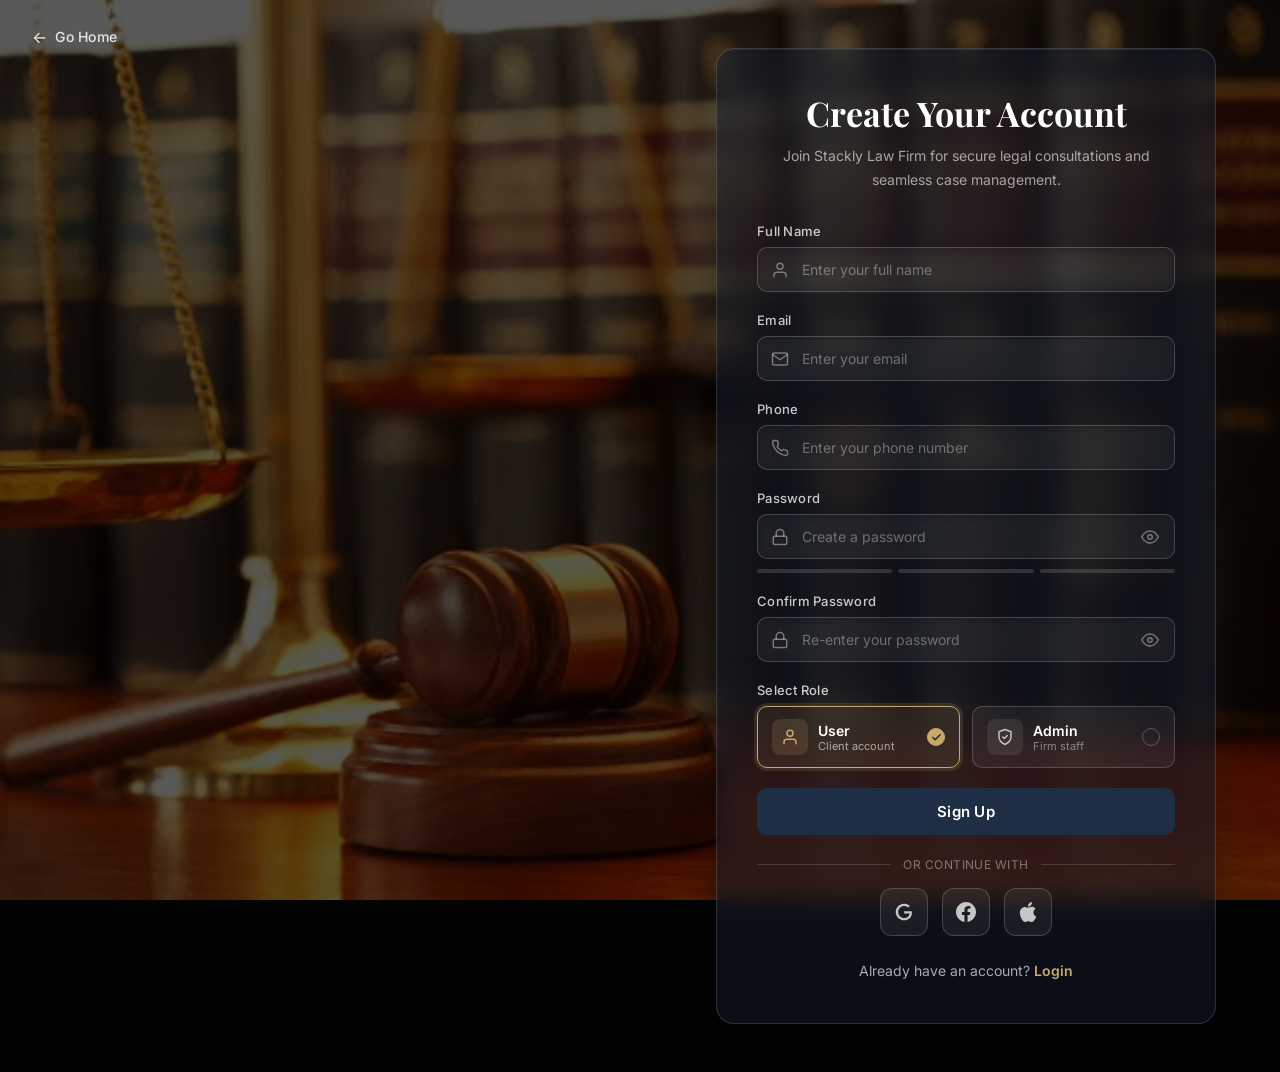
<file: signup.html>
<!DOCTYPE html>
<html lang="en">
  <head>
    <meta charset="UTF-8" />
    <meta name="viewport" content="width=device-width, initial-scale=1.0" />
    <title>Sign Up | Stackly Law Firm</title>
    <meta
      name="description"
      content="Create your Stackly Law Firm account for legal consultations and case management."
    />
    <link rel="preconnect" href="https://fonts.googleapis.com" />
    <link rel="preconnect" href="https://fonts.gstatic.com" crossorigin />
    <link
      href="https://fonts.googleapis.com/css2?family=Playfair+Display:wght@600;700&family=Inter:wght@400;500;600&display=swap"
      rel="stylesheet"
    />
    <link rel="stylesheet" href="styles.css" />
  </head>
  <body class="auth-body">
    <div class="auth-page">
      <a href="index.html" class="auth-home" aria-label="Go back to home page">
        <span class="auth-home-arrow" aria-hidden="true">&larr;</span>
        Go Home
      </a>

      <div class="auth-card auth-card--wide">
        <div class="auth-card-head">
          <h1 class="auth-title">Create Your Account</h1>
          <p class="auth-subtitle">
            Join Stackly Law Firm for secure legal consultations and seamless case
            management.
          </p>
        </div>

        <form class="auth-form" id="signupForm" novalidate>
          <div class="auth-field">
            <label class="auth-label" for="signupName">Full Name</label>
            <div class="auth-input-wrap">
              <svg
                class="auth-input-icon"
                viewBox="0 0 24 24"
                fill="none"
                stroke="currentColor"
                stroke-width="2"
                stroke-linecap="round"
                stroke-linejoin="round"
                aria-hidden="true"
              >
                <path d="M20 21v-2a4 4 0 0 0-4-4H8a4 4 0 0 0-4 4v2" />
                <circle cx="12" cy="7" r="4" />
              </svg>
              <input
                class="auth-input"
                type="text"
                id="signupName"
                name="name"
                placeholder="Enter your full name"
                autocomplete="name"
              />
            </div>
            <span class="auth-error" id="signupNameError"></span>
          </div>

          <div class="auth-field">
            <label class="auth-label" for="signupEmail">Email</label>
            <div class="auth-input-wrap">
              <svg
                class="auth-input-icon"
                viewBox="0 0 24 24"
                fill="none"
                stroke="currentColor"
                stroke-width="2"
                stroke-linecap="round"
                stroke-linejoin="round"
                aria-hidden="true"
              >
                <path d="M4 4h16c1.1 0 2 .9 2 2v12c0 1.1-.9 2-2 2H4c-1.1 0-2-.9-2-2V6c0-1.1.9-2 2-2z" />
                <polyline points="22,6 12,13 2,6" />
              </svg>
              <input
                class="auth-input"
                type="email"
                id="signupEmail"
                name="email"
                placeholder="Enter your email"
                autocomplete="email"
              />
            </div>
            <span class="auth-error" id="signupEmailError"></span>
          </div>

          <div class="auth-field">
            <label class="auth-label" for="signupPhone">Phone</label>
            <div class="auth-input-wrap">
              <svg
                class="auth-input-icon"
                viewBox="0 0 24 24"
                fill="none"
                stroke="currentColor"
                stroke-width="2"
                stroke-linecap="round"
                stroke-linejoin="round"
                aria-hidden="true"
              >
                <path d="M22 16.92v3a2 2 0 0 1-2.18 2 19.79 19.79 0 0 1-8.63-3.07 19.5 19.5 0 0 1-6-6 19.79 19.79 0 0 1-3.07-8.67A2 2 0 0 1 4.11 2h3a2 2 0 0 1 2 1.72 12.84 12.84 0 0 0 .7 2.81 2 2 0 0 1-.45 2.11L8.09 9.91a16 16 0 0 0 6 6l1.27-1.27a2 2 0 0 1 2.11-.45 12.84 12.84 0 0 0 2.81.7A2 2 0 0 1 22 16.92z" />
              </svg>
              <input
                class="auth-input"
                type="tel"
                id="signupPhone"
                name="phone"
                placeholder="Enter your phone number"
                autocomplete="tel"
              />
            </div>
            <span class="auth-error" id="signupPhoneError"></span>
          </div>

          <div class="auth-field">
            <label class="auth-label" for="signupPassword">Password</label>
            <div class="auth-input-wrap">
              <svg
                class="auth-input-icon"
                viewBox="0 0 24 24"
                fill="none"
                stroke="currentColor"
                stroke-width="2"
                stroke-linecap="round"
                stroke-linejoin="round"
                aria-hidden="true"
              >
                <rect x="3" y="11" width="18" height="11" rx="2" ry="2" />
                <path d="M7 11V7a5 5 0 0 1 10 0v4" />
              </svg>
              <input
                class="auth-input"
                type="password"
                id="signupPassword"
                name="password"
                placeholder="Create a password"
                autocomplete="new-password"
              />
              <button
                type="button"
                class="auth-toggle"
                data-toggle="signupPassword"
                aria-label="Show password"
              >
                <svg
                  class="auth-eye-icon"
                  viewBox="0 0 24 24"
                  fill="none"
                  stroke="currentColor"
                  stroke-width="2"
                  stroke-linecap="round"
                  stroke-linejoin="round"
                  aria-hidden="true"
                >
                  <path d="M1 12s4-8 11-8 11 8 11 8-4 8-11 8-11-8-11-8z" />
                  <circle cx="12" cy="12" r="3" />
                </svg>
                <svg
                  class="auth-eye-icon auth-eye-icon--off"
                  viewBox="0 0 24 24"
                  fill="none"
                  stroke="currentColor"
                  stroke-width="2"
                  stroke-linecap="round"
                  stroke-linejoin="round"
                  aria-hidden="true"
                >
                  <path d="M17.94 17.94A10.07 10.07 0 0 1 12 20c-7 0-11-8-11-8a18.45 18.45 0 0 1 5.06-5.94" />
                  <path d="M9.9 4.24A9.12 9.12 0 0 1 12 4c7 0 11 8 11 8a18.5 18.5 0 0 1-2.16 3.19" />
                  <line x1="1" y1="1" x2="23" y2="23" />
                </svg>
              </button>
            </div>
            <div class="auth-strength">
              <div class="auth-strength-bars">
                <span class="auth-strength-bar"></span>
                <span class="auth-strength-bar"></span>
                <span class="auth-strength-bar"></span>
              </div>
              <span class="auth-strength-label" id="signupStrengthLabel"></span>
            </div>
            <span class="auth-error" id="signupPasswordError"></span>
          </div>

          <div class="auth-field">
            <label class="auth-label" for="signupConfirm">Confirm Password</label>
            <div class="auth-input-wrap">
              <svg
                class="auth-input-icon"
                viewBox="0 0 24 24"
                fill="none"
                stroke="currentColor"
                stroke-width="2"
                stroke-linecap="round"
                stroke-linejoin="round"
                aria-hidden="true"
              >
                <rect x="3" y="11" width="18" height="11" rx="2" ry="2" />
                <path d="M7 11V7a5 5 0 0 1 10 0v4" />
              </svg>
              <input
                class="auth-input"
                type="password"
                id="signupConfirm"
                name="confirm"
                placeholder="Re-enter your password"
                autocomplete="new-password"
              />
              <button
                type="button"
                class="auth-toggle"
                data-toggle="signupConfirm"
                aria-label="Show password"
              >
                <svg
                  class="auth-eye-icon"
                  viewBox="0 0 24 24"
                  fill="none"
                  stroke="currentColor"
                  stroke-width="2"
                  stroke-linecap="round"
                  stroke-linejoin="round"
                  aria-hidden="true"
                >
                  <path d="M1 12s4-8 11-8 11 8 11 8-4 8-11 8-11-8-11-8z" />
                  <circle cx="12" cy="12" r="3" />
                </svg>
                <svg
                  class="auth-eye-icon auth-eye-icon--off"
                  viewBox="0 0 24 24"
                  fill="none"
                  stroke="currentColor"
                  stroke-width="2"
                  stroke-linecap="round"
                  stroke-linejoin="round"
                  aria-hidden="true"
                >
                  <path d="M17.94 17.94A10.07 10.07 0 0 1 12 20c-7 0-11-8-11-8a18.45 18.45 0 0 1 5.06-5.94" />
                  <path d="M9.9 4.24A9.12 9.12 0 0 1 12 4c7 0 11 8 11 8a18.5 18.5 0 0 1-2.16 3.19" />
                  <line x1="1" y1="1" x2="23" y2="23" />
                </svg>
              </button>
            </div>
            <span class="auth-error" id="signupConfirmError"></span>
          </div>

          <div class="auth-field">
            <label class="auth-label" id="roleLabel">Select Role</label>
            <div class="auth-role" role="radiogroup" aria-labelledby="roleLabel">
              <label class="auth-role-option">
                <input type="radio" name="role" value="user" checked />
                <span class="auth-role-icon" aria-hidden="true">
                  <svg viewBox="0 0 24 24" fill="none" stroke="currentColor" stroke-width="2" stroke-linecap="round" stroke-linejoin="round">
                    <path d="M20 21v-2a4 4 0 0 0-4-4H8a4 4 0 0 0-4 4v2" />
                    <circle cx="12" cy="7" r="4" />
                  </svg>
                </span>
                <span class="auth-role-text">
                  <span class="auth-role-name">User</span>
                  <span class="auth-role-desc">Client account</span>
                </span>
                <span class="auth-role-check" aria-hidden="true">
                  <svg viewBox="0 0 24 24" fill="none" stroke="currentColor" stroke-width="3" stroke-linecap="round" stroke-linejoin="round">
                    <polyline points="20 6 9 17 4 12" />
                  </svg>
                </span>
              </label>
              <label class="auth-role-option">
                <input type="radio" name="role" value="admin" />
                <span class="auth-role-icon" aria-hidden="true">
                  <svg viewBox="0 0 24 24" fill="none" stroke="currentColor" stroke-width="2" stroke-linecap="round" stroke-linejoin="round">
                    <path d="M12 22s8-4 8-10V5l-8-3-8 3v7c0 6 8 10 8 10z" />
                    <path d="M9 12l2 2 4-4" />
                  </svg>
                </span>
                <span class="auth-role-text">
                  <span class="auth-role-name">Admin</span>
                  <span class="auth-role-desc">Firm staff</span>
                </span>
                <span class="auth-role-check" aria-hidden="true">
                  <svg viewBox="0 0 24 24" fill="none" stroke="currentColor" stroke-width="3" stroke-linecap="round" stroke-linejoin="round">
                    <polyline points="20 6 9 17 4 12" />
                  </svg>
                </span>
              </label>
            </div>
          </div>

          <button type="submit" class="auth-submit">Sign Up</button>
        </form>

        <div class="auth-social">
          <div class="auth-social-divider">
            <span>Or continue with</span>
          </div>
          <div class="auth-social-icons">
            <a href="404.html" class="auth-social-icon" aria-label="Continue with Google">
              <svg viewBox="0 0 24 24" fill="currentColor" aria-hidden="true">
                <path d="M21.35 11.1h-9.17v2.73h6.51c-.33 3.81-3.5 5.44-6.5 5.44C8.36 19.27 5 16.25 5 12c0-4.1 3.2-7.27 7.2-7.27 3.09 0 4.9 1.97 4.9 1.97L19 4.72S16.56 2 12.1 2C6.42 2 2.03 6.8 2.03 12c0 5.05 4.13 10 10.22 10 5.35 0 9.25-3.67 9.25-9.09 0-1.15-.15-1.81-.15-1.81z"/>
              </svg>
            </a>
            <a href="404.html" class="auth-social-icon" aria-label="Continue with Facebook">
              <svg viewBox="0 0 24 24" fill="currentColor" aria-hidden="true">
                <path d="M24 12.073c0-6.627-5.373-12-12-12s-12 5.373-12 12c0 5.99 4.388 10.954 10.125 11.854v-8.385H7.078v-3.47h3.047V9.43c0-3.007 1.792-4.669 4.533-4.669 1.312 0 2.686.235 2.686.235v2.953H15.83c-1.491 0-1.956.925-1.956 1.874v2.25h3.328l-.532 3.47h-2.796v8.385C19.612 23.027 24 18.062 24 12.073z"/>
              </svg>
            </a>
            <a href="404.html" class="auth-social-icon" aria-label="Continue with Apple">
              <svg viewBox="0 0 24 24" fill="currentColor" aria-hidden="true">
                <path d="M12.152 6.896c-.948 0-2.415-1.078-3.96-1.04-2.04.027-3.91 1.183-4.961 3.014-2.117 3.675-.546 9.103 1.519 12.09 1.013 1.454 2.208 3.09 3.792 3.039 1.52-.065 2.09-.987 3.935-.987 1.831 0 2.35.987 3.96.948 1.637-.026 2.676-1.48 3.676-2.948 1.156-1.688 1.636-3.325 1.662-3.415-.039-.013-3.182-1.221-3.22-4.857-.026-3.04 2.48-4.494 2.597-4.559-1.429-2.09-3.623-2.324-4.39-2.376-2-.156-3.675 1.09-4.61 1.09zM15.53 3.83c.843-1.012 1.4-2.427 1.245-3.83-1.207.052-2.662.805-3.532 1.818-.78.896-1.454 2.338-1.273 3.714 1.338.104 2.715-.688 3.56-1.702z"/>
              </svg>
            </a>
          </div>
        </div>

        <p class="auth-switch">
          Already have an account? <a href="login.html">Login</a>
        </p>
      </div>
    </div>

    <script src="auth.js"></script>
  </body>
</html>
</file>
<file: styles.css>
/* ============================================================
   Stackly Law Firm — Styles
   Premium animations: entrance reveals, Ken Burns, gold shimmer,
   shine sweeps, parallax, sticky navbar blur
   ============================================================ */

:root {
  --navy: #1e2e45;
  --navy-dark: #162338;
  --gold: #c8a96a;
  --gold-light: #e3c88f;
  --cream: #faf9f7;
  --cream-dark: #efeae2;
  --hero-bg: #f4f1ec;
  --cta: #e8832a;
  --cta-dark: #d4741f;
  --text: #141414;
  --muted: #56565c;

  --font-serif: "DM Serif Display", Georgia, "Times New Roman", serif;
  --font-sans: "Inter", system-ui, -apple-system, "Segoe UI", sans-serif;

  --ease-premium: cubic-bezier(0.22, 1, 0.36, 1);
  --nav-h: 72px;
}

*,
*::before,
*::after {
  margin: 0;
  padding: 0;
  box-sizing: border-box;
}

html {
  scroll-behavior: smooth;
}

body {
  font-family: var(--font-sans);
  background: #e8e9e1;
  color: var(--text);
  -webkit-font-smoothing: antialiased;
  overflow-x: hidden;
  overflow-wrap: break-word;
  word-wrap: break-word;
}

a {
  text-decoration: none;
  color: inherit;
}

ul {
  list-style: none;
}

img {
  display: block;
  max-width: 100%;
}

/* ============================================================
   Buttons
   ============================================================ */

.btn {
  position: relative;
  display: inline-flex;
  align-items: center;
  justify-content: center;
  gap: 0.6rem;
  border: none;
  cursor: pointer;
  font-family: var(--font-sans);
  font-weight: 600;
  font-size: 0.95rem;
  line-height: 1;
  border-radius: 0.55rem;
  overflow: hidden;
  white-space: nowrap;
  transition:
    background 0.35s var(--ease-premium),
    box-shadow 0.35s var(--ease-premium),
    transform 0.35s var(--ease-premium),
    color 0.35s var(--ease-premium);
}

.btn svg {
  width: 1rem;
  height: 1rem;
  transition: transform 0.35s var(--ease-premium);
  position: relative;
  z-index: 1;
}

.btn-label {
  position: relative;
  z-index: 1;
}

.btn-primary {
  background: #1e2e45;
  color: #fff;
  padding: 1.05rem 1.6rem;
  border-radius: 0.7rem;
  border: 1px solid rgba(200, 169, 106, 0.35);
  background-image: linear-gradient(
    120deg,
    rgba(255, 255, 255, 0.14),
    rgba(255, 255, 255, 0) 45%
  );
  box-shadow:
    0 12px 30px -14px rgba(30, 46, 69, 0.7),
    inset 0 1px 0 rgba(255, 255, 255, 0.12);
  transition:
    transform 0.4s var(--ease-premium),
    box-shadow 0.4s var(--ease-premium),
    border-color 0.4s var(--ease-premium),
    background-color 0.4s var(--ease-premium);
}

.btn-primary::before {
  content: "";
  position: absolute;
  inset: 0;
  background: linear-gradient(
    180deg,
    rgba(255, 255, 255, 0.16),
    transparent 55%
  );
  opacity: 0.5;
  transition: opacity 0.4s var(--ease-premium);
  pointer-events: none;
}

.btn-primary:hover {
  background-color: var(--navy-dark);
  transform: translateY(-3px) scale(1.02);
  border-color: rgba(200, 169, 106, 0.6);
  box-shadow:
    0 24px 46px -18px rgba(30, 46, 69, 0.8),
    0 0 0 4px rgba(200, 169, 106, 0.22),
    inset 0 1px 0 rgba(255, 255, 255, 0.16);
}

.btn-primary:hover::before {
  opacity: 1;
}

.btn-primary:active {
  transform: translateY(-1px) scale(0.99);
  transition-duration: 0.12s;
}

.btn-primary:hover svg {
  transform: translateX(5px);
}

.btn-primary::after {
  content: "";
  position: absolute;
  top: 0;
  left: -80%;
  width: 50%;
  height: 100%;
  background: linear-gradient(
    120deg,
    transparent,
    rgba(255, 255, 255, 0.4),
    transparent
  );
  transform: skewX(-22deg);
  transition: left 0.7s var(--ease-premium);
}

.btn-primary:hover::after {
  left: 140%;
}

/* click ripple */
.btn-ripple {
  position: absolute;
  border-radius: 50%;
  background: rgba(255, 255, 255, 0.45);
  transform: scale(0);
  animation: ripple 0.7s var(--ease-premium) forwards;
  pointer-events: none;
  z-index: 0;
}

@keyframes ripple {
  to {
    transform: scale(4);
    opacity: 0;
  }
}

.btn-cta {
  background: #1e2e45;
  color: #fff;
  padding: 0.68rem 1.25rem;
  border: 1px solid rgba(200, 169, 106, 0.35);
  box-shadow:
    0 10px 24px -12px rgba(30, 46, 69, 0.6),
    inset 0 1px 0 rgba(255, 255, 255, 0.1);
}

.btn-cta:hover {
  background: var(--navy-dark);
  transform: translateY(-2px);
  border-color: rgba(200, 169, 106, 0.6);
  box-shadow:
    0 16px 30px -14px rgba(30, 46, 69, 0.7),
    0 0 0 3px rgba(200, 169, 106, 0.2);
}

/* ============================================================
   Navbar
   ============================================================ */

.navbar {
  position: sticky;
  top: 0;
  z-index: 100;
  background: rgba(250, 249, 247, 0.9);
  -webkit-backdrop-filter: blur(14px);
  backdrop-filter: blur(14px);
  border-bottom: 1px solid var(--cream-dark);
  animation: slideDown 0.9s var(--ease-premium) both;
  transition: box-shadow 0.4s var(--ease-premium);
}

.navbar.scrolled {
  box-shadow:
    0 1px 0 rgba(11, 31, 58, 0.04),
    0 18px 40px -24px rgba(11, 31, 58, 0.28);
}

.nav-inner {
  max-width: 1200px;
  margin: 0 auto;
  height: var(--nav-h);
  padding: 0 1.5rem;
  display: flex;
  align-items: center;
  justify-content: space-between;
  gap: 2rem;
  min-width: 0;
}

.brand {
  display: inline-flex;
  align-items: center;
  gap: 0.65rem;
}

.brand-icon {
  display: grid;
  place-items: center;
  width: 40px;
  height: 40px;
  border-radius: 0.6rem;
  background: var(--navy);
  color: var(--gold);
  transition: transform 0.4s var(--ease-premium);
}

.brand:hover .brand-icon {
  transform: rotate(-8deg) scale(1.06);
}

.brand-icon svg {
  width: 20px;
  height: 20px;
}

.logo-img {
  width: 26px;
  height: 26px;
  background-color: var(--gold);
  -webkit-mask: url("images/logo-icon.webp") center / contain no-repeat;
  mask: url("images/logo-icon.webp") center / contain no-repeat;
}

.brand-text {
  font-weight: 600;
  font-size: 1.1rem;
  letter-spacing: -0.02em;
  color: var(--navy);
}

.brand-text-light {
  font-weight: 600;
  color: var(--navy);
}

.nav-links {
  display: none;
  align-items: center;
  gap: 2.1rem;
}

.nav-link {
  position: relative;
  font-size: 0.92rem;
  font-weight: 500;
  color: var(--muted);
  padding: 0.35rem 0;
  transition: color 0.3s var(--ease-premium);
}

.nav-link::after {
  content: "";
  position: absolute;
  left: 0;
  bottom: 0;
  width: 100%;
  height: 2px;
  border-radius: 2px;
  background: var(--gold);
  transform: scaleX(0);
  transform-origin: left;
  transition: transform 0.4s var(--ease-premium);
}

.nav-link:hover,
.nav-link.is-active {
  color: var(--navy);
}

.nav-link:hover::after,
.nav-link.is-active::after {
  transform: scaleX(1);
}

.nav-actions {
  display: flex;
  align-items: center;
  gap: 0.9rem;
}

/* Hamburger */
.nav-toggle {
  display: grid;
  place-content: center;
  width: 42px;
  height: 42px;
  border: 1px solid var(--cream-dark);
  border-radius: 0.6rem;
  background: transparent;
  cursor: pointer;
  padding: 0;
}

.nav-toggle span {
  display: block;
  width: 18px;
  height: 2px;
  margin: 2.5px auto;
  border-radius: 2px;
  background: var(--navy);
  transition:
    transform 0.4s var(--ease-premium),
    opacity 0.3s;
}

.nav-toggle[aria-expanded="true"] span:nth-child(1) {
  transform: translateY(7px) rotate(45deg);
}

.nav-toggle[aria-expanded="true"] span:nth-child(2) {
  opacity: 0;
  transform: translateX(-8px);
}

.nav-toggle[aria-expanded="true"] span:nth-child(3) {
  transform: translateY(-7px) rotate(-45deg);
}

/* ============================================================
   Fullscreen Mobile Menu — Premium Legal Navigation
   ============================================================ */

/* Lock body scroll when menu is open */
body.fs-menu-open {
  overflow: hidden;
}

/* Backdrop overlay */
.fs-menu__backdrop {
  position: fixed;
  inset: 0;
  background: rgba(22, 35, 56, 0.6);
  -webkit-backdrop-filter: blur(6px);
  backdrop-filter: blur(6px);
  opacity: 0;
  visibility: hidden;
  transition:
    opacity 0.45s var(--ease-premium),
    visibility 0.45s;
  z-index: 998;
}

/* Main panel — slides from right */
.fs-menu {
  position: fixed;
  inset: 0;
  z-index: 999;
  pointer-events: none;
}

.fs-menu[aria-hidden="false"] {
  pointer-events: auto;
}

.fs-menu[aria-hidden="false"] .fs-menu__backdrop {
  opacity: 1;
  visibility: visible;
}

.fs-menu__panel {
  position: absolute;
  inset: 0;
  left: auto;
  width: 100%;
  max-width: 420px;
  background: var(--navy);
  display: flex;
  flex-direction: column;
  transform: translateX(100%);
  opacity: 0;
  z-index: 999;
  transition:
    transform 0.5s var(--ease-premium),
    opacity 0.4s var(--ease-premium);
  overflow-y: auto;
  -webkit-overflow-scrolling: touch;
}

.fs-menu[aria-hidden="false"] .fs-menu__panel {
  transform: translateX(0);
  opacity: 1;
}

/* Header: logo + close */
.fs-menu__header {
  display: flex;
  align-items: center;
  justify-content: space-between;
  padding: 1.25rem 1.75rem;
  border-bottom: 1px solid rgba(255, 255, 255, 0.08);
  flex-shrink: 0;
}

.fs-menu__brand {
  display: inline-flex;
  align-items: center;
  gap: 0.65rem;
}

.fs-menu__brand .brand-icon {
  background: rgba(255, 255, 255, 0.1);
  border: 1px solid rgba(200, 169, 106, 0.25);
}

.fs-menu__brand .brand-text {
  color: #fff;
  font-size: 1.05rem;
}

.fs-menu__brand .brand-text-light {
  color: rgba(255, 255, 255, 0.6);
}

.fs-menu__close {
  display: grid;
  place-items: center;
  width: 44px;
  height: 44px;
  border: 1px solid rgba(255, 255, 255, 0.12);
  border-radius: 0.6rem;
  background: transparent;
  color: #fff;
  cursor: pointer;
  transition:
    background 0.3s var(--ease-premium),
    border-color 0.3s var(--ease-premium),
    transform 0.3s var(--ease-premium);
}

.fs-menu__close svg {
  width: 20px;
  height: 20px;
}

.fs-menu__close:hover {
  background: rgba(255, 255, 255, 0.08);
  border-color: rgba(200, 169, 106, 0.4);
  transform: rotate(90deg);
}

.fs-menu__close:focus-visible {
  outline: 2px solid var(--gold);
  outline-offset: 2px;
}

/* Navigation links */
.fs-menu__nav {
  flex: 1;
  display: flex;
  align-items: center;
  padding: 2rem 1.75rem;
}

.fs-menu__links {
  width: 100%;
}

.fs-menu__link {
  display: block;
  font-family: var(--font-serif);
  font-size: clamp(1.75rem, 5vw, 2.3rem);
  font-weight: 400;
  color: rgba(255, 255, 255, 0.7);
  padding: 0.6rem 0;
  position: relative;
  transition:
    color 0.35s var(--ease-premium),
    transform 0.35s var(--ease-premium);
  opacity: 0;
  transform: translateX(30px);
}

.fs-menu[aria-hidden="false"] .fs-menu__link {
  opacity: 1;
  transform: translateX(0);
}

/* Stagger delay via data-index */
.fs-menu[aria-hidden="false"] .fs-menu__link[data-index="0"] { transition-delay: 0.12s; }
.fs-menu[aria-hidden="false"] .fs-menu__link[data-index="1"] { transition-delay: 0.17s; }
.fs-menu[aria-hidden="false"] .fs-menu__link[data-index="2"] { transition-delay: 0.22s; }
.fs-menu[aria-hidden="false"] .fs-menu__link[data-index="3"] { transition-delay: 0.27s; }
.fs-menu[aria-hidden="false"] .fs-menu__link[data-index="4"] { transition-delay: 0.32s; }
.fs-menu[aria-hidden="false"] .fs-menu__link[data-index="5"] { transition-delay: 0.37s; }

/* Underline animation */
.fs-menu__link::after {
  content: "";
  position: absolute;
  left: 0;
  bottom: 0.15em;
  width: 0;
  height: 2px;
  background: var(--gold);
  border-radius: 2px;
  transition:
    width 0.4s var(--ease-premium),
    background 0.3s var(--ease-premium);
}

.fs-menu__link:hover,
.fs-menu__link:focus-visible {
  color: var(--gold);
  transform: translateX(6px);
}

.fs-menu__link:hover::after,
.fs-menu__link:focus-visible::after {
  width: 100%;
}

.fs-menu__link.is-active {
  color: var(--gold);
}

.fs-menu__link.is-active::after {
  width: 60%;
  background: var(--gold);
}

.fs-menu__link:focus-visible {
  outline: 2px solid var(--gold);
  outline-offset: 6px;
  border-radius: 2px;
}

/* Bottom section: CTA + info + social */
.fs-menu__bottom {
  flex-shrink: 0;
  padding: 1.5rem 1.75rem 2rem;
  border-top: 1px solid rgba(255, 255, 255, 0.08);
  display: flex;
  flex-direction: column;
  gap: 1.25rem;
}

/* CTA Button */
.fs-menu__cta {
  display: inline-flex;
  align-items: center;
  justify-content: center;
  gap: 0.6rem;
  width: 100%;
  padding: 1rem 1.5rem;
  background: var(--gold);
  color: var(--navy-dark);
  font-family: var(--font-sans);
  font-weight: 600;
  font-size: 0.95rem;
  letter-spacing: 0.01em;
  border-radius: 0.65rem;
  border: none;
  cursor: pointer;
  transition:
    background 0.35s var(--ease-premium),
    transform 0.35s var(--ease-premium),
    box-shadow 0.35s var(--ease-premium);
}

.fs-menu__cta svg {
  width: 18px;
  height: 18px;
  transition: transform 0.35s var(--ease-premium);
}

.fs-menu__cta:hover {
  background: var(--gold-light);
  transform: translateY(-2px);
  box-shadow:
    0 8px 24px -6px rgba(200, 169, 106, 0.5),
    0 0 0 3px rgba(200, 169, 106, 0.15);
}

.fs-menu__cta:hover svg {
  transform: translateX(4px);
}

.fs-menu__cta:focus-visible {
  outline: 2px solid #fff;
  outline-offset: 3px;
}

.fs-menu__cta:active {
  transform: translateY(0);
  transition-duration: 0.12s;
}

/* Contact info blocks */
.fs-menu__info {
  display: flex;
  flex-direction: column;
  gap: 0.75rem;
}

.fs-menu__info-block {
  display: flex;
  flex-direction: column;
  gap: 0.15rem;
}

.fs-menu__info-label {
  font-size: 0.68rem;
  font-weight: 600;
  text-transform: uppercase;
  letter-spacing: 0.1em;
  color: var(--gold);
  opacity: 0.8;
}

.fs-menu__info-value {
  font-size: 0.82rem;
  color: rgba(255, 255, 255, 0.65);
  line-height: 1.5;
}

.fs-menu__info-link {
  transition: color 0.3s var(--ease-premium);
}

.fs-menu__info-link:hover {
  color: var(--gold);
}

.fs-menu__info-muted {
  opacity: 0.5;
}

/* Social icons */
.fs-menu__social {
  display: flex;
  align-items: center;
  gap: 0.6rem;
  padding-top: 0.5rem;
}

.fs-menu__social-link {
  display: grid;
  place-items: center;
  width: 40px;
  height: 40px;
  border-radius: 0.55rem;
  border: 1px solid rgba(255, 255, 255, 0.1);
  color: rgba(255, 255, 255, 0.5);
  transition:
    color 0.3s var(--ease-premium),
    background 0.3s var(--ease-premium),
    border-color 0.3s var(--ease-premium),
    transform 0.3s var(--ease-premium);
}

.fs-menu__social-link svg {
  width: 16px;
  height: 16px;
}

.fs-menu__social-link:hover {
  color: var(--gold);
  background: rgba(200, 169, 106, 0.1);
  border-color: rgba(200, 169, 106, 0.3);
  transform: translateY(-2px);
}

.fs-menu__social-link:focus-visible {
  outline: 2px solid var(--gold);
  outline-offset: 2px;
}

/* ============================================================
   Hero
   ============================================================ */

.hero {
  position: relative;
  background: var(--hero-bg);
  min-height: 100vh;
  display: flex;
  align-items: center;
  overflow: hidden;
}

/* soft gold glow in the background */
.hero::before {
  content: "";
  position: absolute;
  inset: 0;
  background: radial-gradient(
    700px 500px at 78% 30%,
    rgba(200, 169, 106, 0.14),
    transparent 65%
  );
  pointer-events: none;
}

.hero-container {
  position: relative;
  max-width: 1200px;
  margin: 0 auto;
  width: 100%;
  padding: 0 1.5rem;
  min-width: 0;
}

/* text layered above the image */
.hero-content {
  position: relative;
  z-index: 2;
  max-width: 620px;
  padding: 5rem 0;
}

.hero-eyebrow {
  display: inline-flex;
  align-items: center;
  gap: 0.75rem;
  font-size: 0.75rem;
  font-weight: 600;
  letter-spacing: 0.3em;
  text-transform: uppercase;
  color: var(--gold);
  animation: fadeUp 0.9s 0.1s var(--ease-premium) both;
}

.eyebrow-line {
  width: 2.5rem;
  height: 1px;
  background: var(--gold);
  position: relative;
  overflow: hidden;
}

.eyebrow-line::after {
  content: "";
  position: absolute;
  inset: 0;
  background: rgba(255, 255, 255, 0.7);
  transform: translateX(-100%);
  animation: lineScan 2.6s 1s ease-in-out infinite;
}

.hero-title {
  font-family: var(--font-serif);
  font-weight: 400;
  font-style: normal;
  font-size: clamp(2.6rem, 5vw, 3.5rem);
  line-height: 1.15;
  letter-spacing: 0;
  text-transform: capitalize;
  color: var(--text);
  margin-top: 1.4rem;
  animation: fadeUp 1s 0.25s var(--ease-premium) both;
}

.gold {
  background: linear-gradient(
    110deg,
    #c8a96a 25%,
    #ecd9a8 45%,
    #c8a96a 65%
  );
  background-size: 200% auto;
  -webkit-background-clip: text;
  background-clip: text;
  color: transparent;
  animation: shimmer 5s linear infinite;
}

.hero-sub {
  font-size: 1.12rem;
  line-height: 1.75;
  color: var(--muted);
  max-width: 30rem;
  margin-top: 1.4rem;
  animation: fadeUp 1s 0.4s var(--ease-premium) both;
}

.hero-content .btn-primary {
  margin-top: 2.5rem;
  animation: fadeUp 1s 0.55s var(--ease-premium) both;
}

/* image — layered, positioned to the right behind the text */
.hero-image {
  position: absolute;
  right: 0;
  top: 50%;
  transform: translateY(-50%);
  width: 60%;
  height: 80%;
  overflow: hidden;
  z-index: 1;
  animation: slideInRight 1.2s 0.2s var(--ease-premium) both;
}

.hero-image::after {
  content: "";
  position: absolute;
  inset: 0;
  box-shadow: inset 0 -80px 80px -40px rgba(8, 20, 38, 0.35);
  pointer-events: none;
}

.hero-image img {
  width: 100%;
  height: 100%;
  object-fit: cover;
  object-position: top;
}

/* ============================================================
   About
   ============================================================ */

.about {
  background: var(--hero-bg);
  padding: 5rem 1.5rem;
}

.about-container {
  max-width: 1200px;
  margin: 0 auto;
  min-width: 0;
}

.about-top {
  display: flex;
  align-items: center;
  gap: 3rem;
}

.about-image {
  flex: 0 0 42%;
  height: 460px;
  margin: 0;
  border-radius: 1rem;
  overflow: hidden;
  box-shadow:
    0 30px 60px -30px rgba(30, 46, 69, 0.4),
    inset 0 -60px 60px -40px rgba(8, 20, 38, 0.35);
}

.about-image img {
  width: 100%;
  height: 100%;
  object-fit: cover;
  display: block;
}

.about-divider {
  flex: 0 0 2px;
  height: 460px;
  background: #ccc;
}

.about-text {
  flex: 1;
  min-width: 0;
  width: 100%;
}

.about-label {
  display: inline-block;
  font-size: 0.875rem;
  font-weight: 600;
  letter-spacing: 0.22em;
  text-transform: uppercase;
  color: var(--muted);
}

.about-title {
  font-family: var(--font-serif);
  font-size: clamp(2.25rem, 4.2vw, 3rem);
  line-height: 1.15;
  font-weight: 600;
  color: #3a3a3a;
  margin-top: 1.1rem;
}

.about-bottom {
  margin-top: 4rem;
  display: flex;
  flex-direction: column;
  align-items: center;
  text-align: center;
}

.about-para {
  max-width: 720px;
  font-size: 1.05rem;
  line-height: 1.85;
  color: #7a7a7a;
}

.about-btn {
  margin-top: 2.5rem;
}

/* stagger the about reveals */
.about-image.reveal {
  transition-delay: 0.05s;
}

.about-label.reveal {
  transition-delay: 0.12s;
}

.about-title.reveal {
  transition-delay: 0.2s;
}

.about-para.reveal {
  transition-delay: 0.1s;
}

.about-btn.reveal {
  transition-delay: 0.2s;
}

/* ============================================================
   Our Partnership
   ============================================================ */

.partners {
  background: var(--hero-bg);
  padding: 5rem 1.5rem;
}

.partners-container {
  max-width: 1200px;
  margin: 0 auto;
  min-width: 0;
}

.partners-title {
  font-family: var(--font-serif);
  font-size: clamp(2rem, 4vw, 2.25rem);
  text-align: center;
  color: var(--text);
  margin-bottom: 3.5rem;
}

.partners-grid {
  display: grid;
  grid-template-columns: repeat(4, 1fr);
  border-top: 1px solid #ccc;
  border-bottom: 1px solid #ccc;
}

.partner {
  display: flex;
  flex-direction: column;
  align-items: center;
  justify-content: center;
  gap: 1.25rem;
  padding: 3rem 1.5rem;
  text-align: center;
  border-right: 1px solid #ccc;
  transition: transform 0.3s ease;
}

.partner:last-child {
  border-right: none;
}

.partner:hover {
  transform: scale(1.05);
}

.partner-icon {
  width: 70px;
  height: 70px;
  border-radius: 1rem;
  background: #fff;
  color: #3a3a38;
  position: relative;
  display: block;
  overflow: hidden;
  box-shadow:
    0 16px 32px -14px rgba(58, 58, 56, 0.35),
    inset 0 1px 0 rgba(255, 255, 255, 0.7);
  transition:
    transform 0.3s ease,
    box-shadow 0.3s ease;
}

.partner:hover .partner-icon {
  transform: translateY(-4px);
  box-shadow:
    0 22px 40px -16px rgba(58, 58, 56, 0.45),
    inset 0 1px 0 rgba(255, 255, 255, 0.9);
}

.icon-wrapper {
  position: absolute;
  inset: 0;
  display: flex;
  justify-content: center;
  align-items: center;
}

.partner-icon svg {
  display: block;
  width: 36px;
  height: 36px;
  margin: 0 auto;
}

.partner-name {
  font-family: var(--font-serif);
  font-size: 1.25rem;
  color: #3a3a3a;
}

/* stagger reveals */
.partner.reveal:nth-child(1) {
  transition-delay: 0.05s;
}

.partner.reveal:nth-child(2) {
  transition-delay: 0.15s;
}

.partner.reveal:nth-child(3) {
  transition-delay: 0.25s;
}

.partner.reveal:nth-child(4) {
  transition-delay: 0.35s;
}

/* ============================================================
   Vision & Mission
   ============================================================ */

.vision {
  background: var(--hero-bg);
  padding: 5rem 1.5rem;
}

.vision-container {
  max-width: 1200px;
  margin: 0 auto;
}

.vision-grid {
  display: grid;
  grid-template-columns: 1fr 1fr;
  gap: 5rem;
  align-items: flex-start;
}

.vision-col {
  min-width: 0;
}

.vision-header {
  display: flex;
  align-items: center;
  gap: 0.75rem;
}

.vision-line {
  flex-shrink: 0;
  width: 40px;
  height: 1px;
  background: #3a3a3a;
}

.vision-title {
  font-family: "Playfair Display", Georgia, "Times New Roman", serif;
  font-size: clamp(1.75rem, 2.5vw, 2rem);
  font-weight: 700;
  color: #3a3a3a;
}

.vision-text {
  font-size: 0.875rem;
  line-height: 1.8;
  color: #7a7a7a;
  margin-top: 1rem;
}

.vision-text + .vision-text {
  margin-top: 0.75rem;
}

/* stagger reveals */
.vision-col.reveal-left {
  transition-delay: 0.05s;
}

.vision-col.reveal-right {
  transition-delay: 0.15s;
}

/* Tablet — stack into one column */
@media (max-width: 991px) {
  .vision-grid {
    grid-template-columns: 1fr;
    gap: 3rem;
  }
}

/* Mobile — smaller heading, centered text */
@media (max-width: 640px) {
  .vision {
    padding: 4rem 1.5rem;
  }

  .vision-grid {
    text-align: center;
  }

  .vision-header {
    justify-content: center;
  }

  .vision-title {
    font-size: 1.375rem;
  }
}

/* ============================================================
   Professional Services
   ============================================================ */

.services {
  background: #0b1f3a;
  padding: 6rem 1.5rem;
  position: relative;
  overflow: hidden;
}

.services::before {
  content: "";
  position: absolute;
  inset: 0;
  background: radial-gradient(
    800px 500px at 20% 20%,
    rgba(200, 169, 106, 0.1),
    transparent 60%
  );
  pointer-events: none;
}

.services-container {
  position: relative;
  max-width: 1200px;
  margin: 0 auto;
  display: grid;
  grid-template-columns: 1fr 1fr;
  gap: 4rem;
  align-items: start;
  min-width: 0;
}

.services-image {
  width: 100%;
  max-width: 440px;
  border-radius: 1rem;
  overflow: hidden;
  box-shadow: 0 34px 70px -28px rgba(0, 0, 0, 0.7);
  margin-top: -3.5rem;
  position: relative;
  z-index: 2;
}

.services-image img {
  width: 100%;
  height: 100%;
  object-fit: cover;
  display: block;
  aspect-ratio: 4 / 3.2;
}

.service-link {
  display: flex;
  align-items: center;
  justify-content: space-between;
  gap: 1.25rem;
  width: 100%;
  color: inherit;
}

.services-title {
  font-family: var(--font-serif);
  font-size: clamp(2.4rem, 4vw, 3.5rem);
  line-height: 1.1;
  color: #fff;
  margin-top: 2rem;
  max-width: 560px;
}

.services-list {
  list-style: none;
  margin: 0;
  padding: 0;
}

.service-item {
  display: flex;
  align-items: center;
  justify-content: space-between;
  gap: 1.25rem;
  padding: 1.6rem 0;
  border-bottom: 1px solid rgba(255, 255, 255, 0.2);
  color: rgba(255, 255, 255, 0.85);
  font-family: var(--font-serif);
  font-size: 1.5rem;
  transition:
    color 0.3s ease,
    padding-left 0.3s ease;
}

.service-item:first-child {
  border-top: 1px solid rgba(255, 255, 255, 0.2);
}

.service-item:hover {
  color: #fff;
  padding-left: 0.75rem;
}

.service-arrow {
  display: inline-flex;
  flex-shrink: 0;
  color: var(--gold);
  transition: transform 0.35s var(--ease-premium);
}

.service-arrow svg {
  width: 22px;
  height: 22px;
}

.service-item:hover .service-arrow {
  transform: translateX(8px);
}

.service-item.reveal-right:nth-child(1) {
  transition-delay: 0.1s;
}

.service-item.reveal-right:nth-child(2) {
  transition-delay: 0.2s;
}

.service-item.reveal-right:nth-child(3) {
  transition-delay: 0.3s;
}

.service-item.reveal-right:nth-child(4) {
  transition-delay: 0.4s;
}

/* ============================================================
   Lawyers / Team
   ============================================================ */

.team {
  background: var(--hero-bg);
  padding: 5rem 1.5rem;
}

.team-container {
  max-width: 1200px;
  margin: 0 auto;
  min-width: 0;
}

.team-header {
  display: grid;
  grid-template-columns: 1fr auto;
  gap: 3rem;
  align-items: end;
  margin-bottom: 4rem;
}

.team-label {
  font-size: 0.875rem;
  font-weight: 600;
  letter-spacing: 0.22em;
  text-transform: uppercase;
  color: var(--muted);
}

.team-title {
  font-family: var(--font-serif);
  font-size: clamp(2.4rem, 4.5vw, 3rem);
  line-height: 1.15;
  color: #3a3a3a;
  margin-top: 1rem;
  max-width: 620px;
}

.team-desc {
  max-width: 340px;
  font-size: 0.95rem;
  line-height: 1.75;
  color: #8a8a8a;
  text-align: right;
}

.team-grid {
  display: grid;
  grid-template-columns: repeat(3, 1fr);
  gap: 2.5rem;
}

.team-card {
  text-align: center;
}

.team-card-image {
  width: 100%;
  aspect-ratio: 2 / 3;
  margin: 0;
  border-radius: 0.9rem;
  overflow: hidden;
  background: var(--cream-dark);
  box-shadow: 0 24px 48px -28px rgba(30, 46, 69, 0.45);
}

.team-card-image img {
  width: 100%;
  height: 100%;
  object-fit: cover;
  display: block;
  transition: transform 0.3s ease;
}

.team-card:hover .team-card-image img {
  transform: scale(1.05);
}

.team-name {
  font-family: var(--font-serif);
  font-size: 1.3rem;
  font-weight: 600;
  color: #3a3a3a;
  margin-top: 1rem;
}

.team-role {
  font-size: 0.9rem;
  color: #9a9a9a;
  margin-top: 0.25rem;
}

.team-card.reveal:nth-child(2) {
  transition-delay: 0.1s;
}

.team-card.reveal:nth-child(3) {
  transition-delay: 0.2s;
}

/* ============================================================
   Blog / News
   ============================================================ */

.blog {
  padding: 5rem 1.5rem;
}

.blog-container {
  max-width: 1200px;
  margin: 0 auto;
  min-width: 0;
}

.blog-header {
  display: flex;
  align-items: flex-end;
  justify-content: space-between;
  gap: 2rem;
  margin-bottom: 4rem;
}

.blog-heading {
  max-width: 620px;
}

.blog-label {
  font-size: 0.875rem;
  font-weight: 600;
  letter-spacing: 0.22em;
  text-transform: uppercase;
  color: var(--muted);
}

.blog-title {
  font-family: var(--font-serif);
  font-size: clamp(2.2rem, 4.5vw, 3rem);
  line-height: 1.12;
  color: #3a3a3a;
  margin-top: 1rem;
}

.blog-more {
  flex-shrink: 0;
  font-size: 0.95rem;
  font-weight: 600;
  color: var(--navy);
  white-space: nowrap;
  padding-bottom: 0.35rem;
  transition: color 0.3s var(--ease-premium);
}

.blog-more:hover {
  color: var(--gold);
}

/* 2x2 grid of alternating cards */
.blog-grid {
  display: grid;
  grid-template-columns: 1fr 1fr;
  gap: 4.5rem 2.5rem;
}

.blog-card {
  display: grid;
  grid-template-columns: 1fr 1fr;
  gap: 2rem;
  align-items: center;
}

.blog-card-media {
  margin: 0;
  aspect-ratio: 1 / 1;
  overflow: hidden;
  background: var(--cream-dark);
}

.blog-card-media img {
  width: 100%;
  height: 100%;
  object-fit: contain;
  display: block;
  transition: transform 0.5s var(--ease-premium);
}

.blog-card:hover .blog-card-media img {
  transform: scale(1.05);
}

.blog-card-content {
  min-width: 0;
}

.blog-post-title {
  font-family: var(--font-serif);
  font-size: 1.5rem;
  font-weight: 700;
  line-height: 1.3;
  color: #3a3a3a;
}

.blog-divider {
  display: block;
  width: 60px;
  height: 1px;
  background: #c8a96a;
  margin: 0.75rem 0;
}

.blog-desc {
  font-size: 0.95rem;
  line-height: 1.75;
  color: #8a8a8a;
  margin-bottom: 1.4rem;
  display: -webkit-box;
  -webkit-line-clamp: 2;
  -webkit-box-orient: vertical;
  overflow: hidden;
}

.blog-btn {
  display: inline-flex;
  background: #1e2e45;
  color: #fff;
  padding: 0.7rem 1.5rem;
  border: none;
  border-radius: 0;
  font-size: 0.9rem;
  font-weight: 600;
  font-family: var(--font-sans);
  cursor: pointer;
  transition:
    background 0.35s var(--ease-premium),
    color 0.35s var(--ease-premium),
    transform 0.35s var(--ease-premium);
}

.blog-btn:hover {
  background: #c8a96a;
  color: #1a1a1a;
  transform: translateY(-2px);
}

/* snappy hover lift after reveal completes */
.blog-card.reveal.is-visible {
  transition: transform 0.45s var(--ease-premium);
}

.blog-card:hover {
  transform: translateY(-5px);
}

/* stagger reveals */
.blog-card.reveal:nth-child(1) {
  transition-delay: 0.05s;
}

.blog-card.reveal:nth-child(2) {
  transition-delay: 0.1s;
}

.blog-card.reveal:nth-child(3) {
  transition-delay: 0.15s;
}

.blog-card.reveal:nth-child(4) {
  transition-delay: 0.2s;
}

/* ============================================================
   Experience
   ============================================================ */

.experience {
  background: var(--hero-bg);
  padding: 5rem 1.5rem;
}

.experience-container {
  max-width: 1200px;
  margin: 0 auto;
  display: grid;
  grid-template-columns: 1fr 1fr;
  gap: 3.75rem;
  align-items: center;
  min-width: 0;
}

.experience-image {
  width: 100%;
  max-width: 70%;
  aspect-ratio: 2 / 3;
  margin: 0 auto;
  border-radius: 0.9rem;
  overflow: hidden;
  box-shadow: 0 30px 60px -30px rgba(30, 46, 69, 0.4);
}

.experience-image img {
  width: 100%;
  height: 100%;
  object-fit: cover;
  display: block;
}

.experience-content {
  min-width: 0;
}

.experience-title {
  font-family: var(--font-serif);
  font-size: clamp(2.25rem, 4.5vw, 2.75rem);
  font-weight: 700;
  line-height: 1.15;
  color: #3a3a3a;
}

.experience-divider {
  display: block;
  width: 70%;
  height: 1px;
  background: #d9d4cc;
  margin: 1.25rem 0;
}

.experience-list {
  list-style: none;
  margin: 0;
  padding: 0;
  display: grid;
  grid-template-columns: 1fr;
  gap: 1rem 1.75rem;
}

.experience-item {
  display: flex;
  align-items: center;
  gap: 0.65rem;
  font-size: 0.98rem;
  font-weight: 600;
  color: #3a3a3a;
}

.experience-check {
  flex-shrink: 0;
  width: 22px;
  height: 22px;
  border-radius: 5px;
  background: var(--navy);
  color: var(--gold);
  display: grid;
  place-items: center;
}

.experience-check svg {
  width: 12px;
  height: 12px;
}

/* stagger reveals */
.experience-title.reveal {
  transition-delay: 0.05s;
}

.experience-divider.reveal {
  transition-delay: 0.12s;
}

.experience-item.reveal:nth-child(1) {
  transition-delay: 0.18s;
}

.experience-item.reveal:nth-child(2) {
  transition-delay: 0.26s;
}

.experience-item.reveal:nth-child(3) {
  transition-delay: 0.34s;
}

.experience-item.reveal:nth-child(4) {
  transition-delay: 0.42s;
}

/* ============================================================
   Testimonials
   ============================================================ */

.testimonials {
  background: var(--hero-bg);
  padding: 5rem 1.5rem;
}

.testimonials-container {
  max-width: 1200px;
  margin: 0 auto;
  min-width: 0;
}

.testimonials-top {
  display: flex;
  align-items: center;
  justify-content: space-between;
  gap: 2rem;
  margin-bottom: 3.5rem;
}

.testimonials-heading {
  max-width: 620px;
}

.testimonials-label {
  font-size: 0.875rem;
  font-weight: 600;
  letter-spacing: 0.22em;
  text-transform: uppercase;
  color: var(--muted);
}

.testimonials-title {
  font-family: var(--font-serif);
  font-size: clamp(2.2rem, 4.5vw, 2.8rem);
  line-height: 1.12;
  color: #3a3a3a;
  margin-top: 1rem;
}

.testimonials-decor {
  width: 440px;
  max-width: 100%;
  height: 120px;
  margin: 0;
  border-radius: 0.8rem;
  overflow: hidden;
  flex-shrink: 0;
  box-shadow: 0 20px 40px -24px rgba(30, 46, 69, 0.5);
}

.testimonials-decor img {
  width: 100%;
  height: 100%;
  object-fit: cover;
  display: block;
}

.testimonial-card {
  background: #fff;
  border-radius: 0.75rem;
  padding: 1.9rem;
  box-shadow: 0 24px 50px -28px rgba(30, 46, 69, 0.4);
  display: flex;
  align-items: flex-start;
  gap: 1.5rem;
}

.testimonial-avatar {
  width: 80px;
  height: 80px;
  border-radius: 50%;
  overflow: hidden;
  flex-shrink: 0;
  margin: 0;
  background: var(--cream-dark);
}

.testimonial-avatar img {
  width: 100%;
  height: 100%;
  object-fit: cover;
  display: block;
}

.testimonial-content {
  flex: 1;
  min-width: 0;
}

.testimonial-quote {
  font-size: 1.02rem;
  line-height: 1.8;
  color: #7a7a7a;
  font-style: italic;
}

.testimonial-user {
  display: flex;
  align-items: center;
  gap: 0.85rem;
  margin-top: 1.25rem;
  flex-wrap: wrap;
}

.testimonial-name {
  font-weight: 700;
  font-size: 1rem;
  color: #3a3a3a;
}

.testimonial-rating {
  display: inline-flex;
  align-items: center;
  gap: 0.15rem;
  color: var(--gold);
}

.star {
  width: 15px;
  height: 15px;
}

.rating-value {
  font-size: 0.85rem;
  font-weight: 600;
  color: #3a3a3a;
  margin-left: 0.2rem;
}

.testimonial-reviews {
  font-size: 0.85rem;
  color: #9a9a9a;
}

/* ============================================================
   Case Studies
   ============================================================ */

.cases {
  background: var(--cream);
  padding: 5rem 1.5rem;
}

.cases-container {
  max-width: 1200px;
  margin: 0 auto;
  min-width: 0;
}

.cases-header {
  display: flex;
  align-items: flex-end;
  justify-content: space-between;
  gap: 2rem;
  margin-bottom: 3.5rem;
}

.cases-heading {
  max-width: 620px;
}

.cases-label {
  font-size: 0.875rem;
  font-weight: 600;
  letter-spacing: 0.22em;
  text-transform: uppercase;
  color: var(--muted);
}

.cases-title {
  font-family: var(--font-serif);
  font-size: clamp(2.2rem, 4.5vw, 3rem);
  line-height: 1.12;
  color: #3a3a3a;
  margin-top: 1rem;
}

.cases-more {
  flex-shrink: 0;
  font-size: 0.95rem;
  font-weight: 600;
  color: var(--navy);
  white-space: nowrap;
  padding-bottom: 0.35rem;
  transition: color 0.3s var(--ease-premium);
}

.cases-more:hover {
  color: var(--gold);
}

.cases-grid {
  display: grid;
  grid-template-columns: 1.2fr 1fr;
  gap: 2.5rem;
  align-items: start;
}

.case-card {
  background: #fff;
  border-radius: 0.9rem;
  overflow: hidden;
  box-shadow: 0 24px 48px -28px rgba(30, 46, 69, 0.4);
}

.case-card.reveal:nth-child(2) {
  transition-delay: 0.15s;
}

.case-image {
  width: 100%;
  height: 350px;
  margin: 0;
  overflow: hidden;
  background: var(--cream-dark);
}

.case-card-small .case-image {
  height: 300px;
}

.case-image img {
  width: 100%;
  height: 100%;
  object-fit: cover;
  display: block;
  transition: transform 0.45s var(--ease-premium);
}

.case-card:hover .case-image img {
  transform: scale(1.05);
}

.case-body {
  padding: 1rem 1.5rem 1.75rem;
}

.case-title {
  font-family: var(--font-serif);
  font-size: 1.35rem;
  font-weight: 700;
  line-height: 1.3;
  color: #3a3a3a;
}

.case-desc {
  font-size: 0.95rem;
  line-height: 1.75;
  color: #8a8a8a;
  margin-top: 0.75rem;
}

.case-body .btn-primary {
  margin-top: 1.5rem;
}

/* ============================================================
   Call To Action
   ============================================================ */

.cta {
  position: relative;
  background: #24364d;
  padding: 5rem 1.5rem;
  display: flex;
  flex-direction: column;
  align-items: center;
  justify-content: center;
  text-align: center;
  overflow: hidden;
}

.cta::before {
  content: "";
  position: absolute;
  inset: 0;
  background: radial-gradient(
    700px 420px at 50% 0%,
    rgba(200, 169, 106, 0.12),
    transparent 65%
  );
  pointer-events: none;
}

.cta-container {
  position: relative;
  max-width: 600px;
  display: flex;
  flex-direction: column;
  align-items: center;
  justify-content: center;
  min-width: 0;
}

.cta-title {
  font-family: var(--font-serif);
  font-size: clamp(1.75rem, 4.5vw, 2.5rem);
  font-weight: 700;
  color: #fff;
  text-align: center;
  margin-bottom: 1.25rem;
  animation: fadeUp 1s 0.1s var(--ease-premium) both;
}

.cta-desc {
  font-size: 1rem;
  line-height: 1.75;
  color: rgba(255, 255, 255, 0.7);
  text-align: center;
  max-width: 600px;
  margin-bottom: 1.9rem;
  animation: fadeUp 1s 0.25s var(--ease-premium) both;
}

.cta-btn {
  background: #c8a96a;
  color: #1a1a1a;
  padding: 0.8rem 1.75rem;
  border: none;
  border-radius: 4px;
  transition:
    background 0.35s var(--ease-premium),
    transform 0.35s var(--ease-premium),
    box-shadow 0.35s var(--ease-premium);
  animation: fadeUp 1s 0.4s var(--ease-premium) both;
}

.cta-btn:hover {
  background: #dcc08a;
  transform: scale(1.05);
  box-shadow: 0 18px 34px -16px rgba(200, 169, 106, 0.55);
}

.cta-btn:active {
  transform: scale(0.99);
  transition-duration: 0.12s;
}

/* ============================================================
   Keyframes
   ============================================================ */

@keyframes slideDown {
  from {
    opacity: 0;
    transform: translateY(-100%);
  }
  to {
    opacity: 1;
    transform: translateY(0);
  }
}

@keyframes fadeUp {
  from {
    opacity: 0;
    transform: translateY(32px);
  }
  to {
    opacity: 1;
    transform: translateY(0);
  }
}

@keyframes fadeScale {
  from {
    opacity: 0;
    transform: scale(1.04);
  }
  to {
    opacity: 1;
    transform: scale(1);
  }
}

@keyframes slideInRight {
  from {
    opacity: 0;
    transform: translate(8%, -50%);
  }
  to {
    opacity: 1;
    transform: translate(0, -50%);
  }
}

@keyframes kenburns {
  from {
    opacity: 0;
    transform: scale(1.18);
  }
  to {
    opacity: 1;
    transform: scale(1.03);
  }
}

@keyframes shimmer {
  to {
    background-position: 200% center;
  }
}

@keyframes lineScan {
  0% {
    transform: translateX(-100%);
  }
  60%,
  100% {
    transform: translateX(250%);
  }
}

/* ============================================================
   Scroll reveal
   ============================================================ */

.reveal {
  opacity: 0;
  transform: translateY(36px);
  transition:
    opacity 0.9s var(--ease-premium),
    transform 0.9s var(--ease-premium);
}

.reveal.is-visible {
  opacity: 1;
  transform: translateY(0);
}

/* directional reveals */
.reveal-left {
  opacity: 0;
  transform: translateX(-48px);
  transition:
    opacity 0.9s var(--ease-premium),
    transform 0.9s var(--ease-premium);
}

.reveal-left.is-visible {
  opacity: 1;
  transform: translateX(0);
}

.reveal-right {
  opacity: 0;
  transform: translateX(48px);
  transition:
    opacity 0.9s var(--ease-premium),
    transform 0.9s var(--ease-premium);
}

.reveal-right.is-visible {
  opacity: 1;
  transform: translateX(0);
}

@media (prefers-reduced-motion: reduce) {
  *,
  *::before,
  *::after {
    animation-duration: 0.01ms !important;
    animation-iteration-count: 1 !important;
    transition-duration: 0.01ms !important;
  }
}

/* ============================================================
   Responsive
   ============================================================ */

@media (min-width: 992px) {
  .nav-links {
    display: flex;
  }

  .nav-toggle,
  .fs-menu {
    display: none;
  }
}

/* Fullscreen menu — tablet adjustments */
@media (max-width: 991px) {
  .fs-menu__panel {
    max-width: 100%;
  }

  .fs-menu__link {
    font-size: clamp(1.6rem, 4.5vw, 2.1rem);
  }

  /* Hide the nav CTA button in mobile view — hamburger menu takes over */
  .nav-actions .btn {
    display: none;
  }
}

/* Fullscreen menu — small mobile */
@media (max-width: 480px) {
  .fs-menu__header {
    padding: 1rem 1.25rem;
  }

  .fs-menu__nav {
    padding: 1.5rem 1.25rem;
  }

  .fs-menu__link {
    font-size: 1.6rem;
    padding: 0.5rem 0;
  }

  .fs-menu__bottom {
    padding: 1.25rem 1.25rem 1.5rem;
  }

  .fs-menu__info-value {
    font-size: 0.78rem;
  }
}

/* ============================================================
   Responsive (mobile) — remove overlap, stack vertically
   ============================================================ */

@media (max-width: 991px) {
  .hero {
    min-height: auto;
  }

  .hero-container {
    display: flex;
    flex-direction: column;
    gap: 2.5rem;
    padding: 3rem 1.5rem;
  }

  .hero-content {
    position: static;
    max-width: 100%;
    padding: 0;
    z-index: auto;
  }

  .hero-title {
    font-size: clamp(2.4rem, 8vw, 3.1rem);
  }

  .hero-image {
    position: static;
    width: 100%;
    height: 380px;
    transform: none;
    animation: fadeUp 1s 0.3s var(--ease-premium) both;
  }

  /* About — stack vertically, remove divider, center */
  .about {
    padding: 4rem 1.5rem;
  }

  .about-top {
    flex-direction: column;
    align-items: center;
    text-align: center;
    gap: 2.5rem;
  }

  .about-image {
    flex: none;
    width: 100%;
    height: 380px;
  }

  .about-divider {
    display: none;
  }

  .about-text {
    flex: none;
    max-width: 100%;
  }

  .about-bottom {
    margin-top: 3rem;
  }

  /* Partnership — 2 columns per row on tablet */
  .partners-grid {
    grid-template-columns: repeat(2, 1fr);
  }

  .partner:nth-child(even) {
    border-right: none;
  }

  .partner:nth-child(-n + 2) {
    border-bottom: 1px solid #ccc;
  }

  /* Services — stack vertically, image on top */
  .services {
    padding: 4rem 1.5rem;
  }

  .services-container {
    grid-template-columns: 1fr;
    gap: 3rem;
  }

  .services-image {
    margin-top: 0;
    max-width: 100%;
  }

  .service-item {
    font-size: 1.3rem;
  }

  /* Team — 2 columns on tablet */
  .team-grid {
    grid-template-columns: repeat(2, 1fr);
  }

  .team-desc {
    text-align: left;
  }

  /* Cases — stack into 1 column */
  .cases-grid {
    grid-template-columns: 1fr;
  }

  /* Experience — stack image on top */
  .experience-container {
    grid-template-columns: 1fr;
    gap: 3rem;
  }

  /* Testimonials — stack heading area */
  .testimonials-top {
    flex-direction: column;
    align-items: flex-start;
  }

/* Blog — keep 2 columns, tighten spacing */
  .blog-grid {
    gap: 3.5rem 2rem;
  }

  .blog-card {
    gap: 1.5rem;
  }
}

/* Cases — stacked header, full-width cards on mobile */
@media (max-width: 640px) {
  .cases {
    padding: 4rem 1.5rem;
  }

  .cases-header {
    flex-direction: column;
    align-items: flex-start;
    gap: 1.25rem;
  }

  .cases-title {
    font-size: 2rem;
  }

  .case-image,
  .case-card-small .case-image {
    height: 300px;
  }

  /* Experience — single column, centered */
  .experience {
    padding: 4rem 1.5rem;
  }

  .experience-title {
    font-size: 2rem;
  }

  .experience-list {
    grid-template-columns: 1fr;
  }

  /* Testimonials — centered card, fix decor overflow */
  .testimonials {
    padding: 4rem 1.5rem;
  }

  .testimonials-top {
    flex-direction: column;
    align-items: flex-start;
  }

  .testimonials-heading {
    max-width: 100%;
  }

  .testimonials-decor {
    width: 100%;
    max-width: 100%;
    height: 100px;
  }

  .testimonial-card {
    flex-direction: column;
    align-items: center;
    text-align: center;
  }

  .testimonial-user {
    justify-content: center;
  }

/* Blog — single column, image-first order */
  .blog {
    padding: 4rem 1.5rem;
  }

  .blog-header {
    flex-direction: column;
    align-items: flex-start;
    gap: 1.25rem;
  }

  .blog-title {
    font-size: 2rem;
  }

  .blog-grid {
    grid-template-columns: 1fr;
    gap: 3rem;
  }

  .blog-card {
    grid-template-columns: 1fr;
    gap: 1.25rem;
  }

  .blog-post-title {
    font-size: 1.375rem;
  }
}

/* CTA — reduced title size, full-width button on mobile */
@media (max-width: 640px) {
  .cta {
    padding: 4rem 1.5rem;
  }

  .cta-title {
    font-size: 1.75rem;
  }

  .cta-desc {
    font-size: 0.9rem;
  }

  .cta-btn {
    width: 100%;
  }
}

/* Team — 1 column, centered header on mobile */
@media (max-width: 640px) {
  .team {
    padding: 4rem 1.5rem;
  }

  .team-header {
    grid-template-columns: 1fr;
    gap: 1.5rem;
    text-align: center;
    margin-bottom: 3rem;
  }

  .team-title {
    margin-left: auto;
    margin-right: auto;
  }

  .team-desc {
    text-align: center;
    max-width: 100%;
    margin: 0 auto;
  }

  .team-grid {
    grid-template-columns: 1fr;
    gap: 2.5rem;
  }

.team-card-image {
    aspect-ratio: 2 / 3;
  }
}

/* ============================================================
   Small mobile — 320px–480px comprehensive fixes
   ============================================================ */

@media (max-width: 480px) {
  /* Navbar — tighten padding */
  .nav-inner {
    padding: 0 1rem;
    gap: 1rem;
  }

  .brand-text {
    font-size: 0.95rem;
  }

  .brand-icon {
    width: 34px;
    height: 34px;
  }

  .logo-img {
    width: 22px;
    height: 22px;
  }

  .btn-cta {
    padding: 0.55rem 0.9rem;
    font-size: 0.82rem;
  }

  .nav-toggle {
    width: 38px;
    height: 38px;
  }

  /* Hero — reduce padding, fluid image height */
  .hero-container {
    padding: 2.5rem 1rem;
    gap: 2rem;
  }

  .hero-content {
    padding: 0;
  }

  .hero-title {
    font-size: clamp(1.8rem, 7vw, 2.4rem);
  }

  .hero-sub {
    font-size: 0.95rem;
    line-height: 1.65;
    margin-top: 1rem;
  }

  .hero-image {
    height: 260px;
  }

  .hero-content .btn-primary {
    margin-top: 1.8rem;
  }

  .hero-eyebrow {
    font-size: 0.65rem;
  }

  /* About — reduce padding, fluid image */
  .about {
    padding: 3rem 1rem;
  }

  .about-title {
    font-size: clamp(1.6rem, 6vw, 2rem);
  }

  .about-image {
    height: 240px;
  }

  .about-para {
    font-size: 0.92rem;
    line-height: 1.7;
  }

  .about-bottom {
    margin-top: 2rem;
  }

  /* Partners — reduce padding */
  .partners {
    padding: 3rem 1rem;
  }

  .partners-title {
    font-size: 1.5rem;
    margin-bottom: 2rem;
  }

  .partner {
    padding: 2rem 1rem;
  }

  .partner-name {
    font-size: 1.05rem;
  }

  /* Services — reduce padding, smaller text */
  .services {
    padding: 3rem 1rem;
  }

  .services-title {
    font-size: clamp(1.6rem, 6vw, 2rem);
    margin-top: 1.5rem;
  }

  .service-item {
    font-size: 1.1rem;
    padding: 1.2rem 0;
  }

  .service-arrow svg {
    width: 18px;
    height: 18px;
  }

  /* Team — reduce padding */
  .team {
    padding: 3rem 1rem;
  }

  .team-title {
    font-size: clamp(1.6rem, 6vw, 2rem);
  }

  .team-desc {
    font-size: 0.88rem;
  }

  .team-name {
    font-size: 1.1rem;
  }

  .team-role {
    font-size: 0.82rem;
  }

  /* CTA — reduce padding */
  .cta {
    padding: 3rem 1rem;
  }

  .cta-title {
    font-size: clamp(1.4rem, 5vw, 1.75rem);
  }

  .cta-desc {
    font-size: 0.85rem;
    line-height: 1.65;
  }

  /* Cases — reduce padding, smaller images */
  .cases {
    padding: 3rem 1rem;
  }

  .cases-title {
    font-size: 1.6rem;
  }

  .case-image,
  .case-card-small .case-image {
    height: 200px;
  }

  .case-title {
    font-size: 1.15rem;
  }

  .case-desc {
    font-size: 0.88rem;
    line-height: 1.65;
  }

  .case-body {
    padding: 0.75rem 1rem 1.25rem;
  }

  /* Experience — reduce padding */
  .experience {
    padding: 3rem 1rem;
  }

  .experience-image {
    max-width: 100%;
    aspect-ratio: 16 / 10;
  }

  .experience-title {
    font-size: clamp(1.5rem, 5vw, 2rem);
  }

  .experience-item {
    font-size: 0.88rem;
  }

  /* Testimonials — fix decor overflow, reduce padding */
  .testimonials {
    padding: 3rem 1rem;
  }

  .testimonials-decor {
    width: 100%;
    max-width: 100%;
    height: 80px;
  }

  .testimonials-title {
    font-size: clamp(1.5rem, 5vw, 2rem);
  }

  .testimonial-card {
    padding: 1.25rem;
    gap: 1rem;
  }

  .testimonial-avatar {
    width: 56px;
    height: 56px;
  }

  .testimonial-quote {
    font-size: 0.9rem;
    line-height: 1.7;
  }

  .testimonial-name {
    font-size: 0.9rem;
  }

  .star {
    width: 13px;
    height: 13px;
  }

  /* Blog — reduce padding */
  .blog {
    padding: 3rem 1rem;
  }

  .blog-title {
    font-size: 1.6rem;
  }

  .blog-more {
    font-size: 0.85rem;
  }

  .blog-card-media {
    aspect-ratio: 16 / 10;
  }

  .blog-post-title {
    font-size: 1.15rem;
  }

  .blog-desc {
    font-size: 0.88rem;
    line-height: 1.65;
    -webkit-line-clamp: 3;
  }

  .blog-btn {
    padding: 0.6rem 1.2rem;
    font-size: 0.82rem;
  }

  /* Footer — reduce padding */
  .footer {
    padding: 2.5rem 1rem 1.5rem;
  }

  .footer-brand {
    font-size: 1.1rem;
  }

  .footer-grid {
    gap: 1.75rem;
    margin-top: 1.75rem;
  }

  .footer-title {
    font-size: 0.9rem;
  }

  .footer-about-text,
  .footer-link {
    font-size: 0.8rem;
  }

  .footer-copy {
    font-size: 0.75rem;
  }

  /* Buttons — prevent overflow on small screens */
  .btn-primary {
    padding: 0.85rem 1.2rem;
    font-size: 0.88rem;
  }

  .btn {
    font-size: 0.88rem;
  }
}

/* ============================================================
   Footer
   ============================================================ */

.footer {
  background: #1e2e45;
  padding: 4rem 1.5rem 2rem;
  color: #fff;
}

.footer-container {
  max-width: 1200px;
  margin: 0 auto;
  min-width: 0;
}

.footer-head {
  text-align: center;
}

.footer-brand {
  display: inline-flex;
  align-items: center;
  justify-content: center;
  gap: 0.65rem;
  font-family: var(--font-serif);
  font-size: 1.25rem;
  color: #fff;
}

.footer-brand-icon {
  display: grid;
  place-items: center;
  width: 36px;
  height: 36px;
  border-radius: 0.6rem;
  background: rgba(255, 255, 255, 0.12);
}

.footer-brand-icon .logo-img {
  width: 22px;
  height: 22px;
  background-color: var(--gold);
  -webkit-mask: url("images/logo-icon.webp") center / contain no-repeat;
  mask: url("images/logo-icon.webp") center / contain no-repeat;
}

.footer-divider {
  display: block;
  width: 60%;
  height: 1px;
  margin: 1.25rem auto 0;
  background: rgba(255, 255, 255, 0.15);
}

.footer-grid {
  display: grid;
  grid-template-columns: repeat(5, 1fr);
  gap: 2.5rem;
  margin-top: 2.5rem;
}

.footer-title {
  font-size: 1rem;
  font-weight: 600;
  color: #fff;
  margin-bottom: 0.75rem;
}

.footer-about-text {
  font-size: 0.875rem;
  line-height: 1.8;
  color: rgba(255, 255, 255, 0.7);
}

.footer-social {
  display: flex;
  align-items: center;
  gap: 0.625rem;
  margin-top: 1.25rem;
}

.footer-social-link {
  display: inline-flex;
  align-items: center;
  justify-content: center;
  width: 34px;
  height: 34px;
  border-radius: 50%;
  border: 1px solid rgba(255, 255, 255, 0.25);
  color: rgba(255, 255, 255, 0.7);
  transition:
    background 0.35s var(--ease-premium),
    color 0.35s var(--ease-premium),
    border-color 0.35s var(--ease-premium);
}

.footer-social-link svg {
  width: 16px;
  height: 16px;
}

.footer-social-link:hover {
  background: #fff;
  border-color: #fff;
  color: #1f2f46;
}

.footer-links {
  list-style: none;
  margin: 0;
  padding: 0;
}

.footer-links li + li {
  margin-top: 0.75rem;
}

.footer-link {
  display: inline-flex;
  align-items: center;
  gap: 0.5rem;
  font-size: 0.875rem;
  line-height: 1.8;
  color: rgba(255, 255, 255, 0.7);
  transition: color 0.35s var(--ease-premium);
}

.footer-link:hover {
  color: #fff;
}

.footer-contact-list {
  list-style: none;
  margin: 0;
  padding: 0;
}

.footer-contact-item {
  display: flex;
  align-items: flex-start;
  gap: 0.6rem;
  margin-bottom: 0.9rem;
}

.footer-contact-item svg {
  flex-shrink: 0;
  width: 16px;
  height: 16px;
  margin-top: 0.3rem;
  color: var(--gold);
}

.footer-bottom {
  margin-top: 2.5rem;
}

.footer-bottom-divider {
  display: block;
  width: 100%;
  height: 1px;
  background: rgba(255, 255, 255, 0.15);
}

.footer-copy {
  text-align: center;
  font-size: 0.8125rem;
  color: rgba(255, 255, 255, 0.6);
  margin-top: 1.5rem;
}

/* Tablet — 2 columns */
@media (max-width: 991px) {
  .footer-grid {
    grid-template-columns: repeat(2, 1fr);
  }
}

/* Mobile — 1 column, centered */
@media (max-width: 640px) {
  .footer {
    padding: 3.5rem 1.5rem 2rem;
  }

  .footer-grid {
    grid-template-columns: 1fr;
    text-align: center;
  }

  .footer-social {
    justify-content: center;
  }

  .footer-contact-item {
    justify-content: center;
  }
}

/* Partnership — 1 column, remove all dividers on mobile */
@media (max-width: 640px) {
  .partners {
    padding: 4rem 1.5rem;
  }

  .partners-grid {
    grid-template-columns: 1fr;
  }

  .partner {
    border-right: none;
    border-bottom: 1px solid #ccc;
  }

  .partner:nth-child(-n + 2) {
    border-bottom: 1px solid #ccc;
  }

  .partner:last-child {
    border-bottom: none;
  }
}

/* ============================================================
   About Page — Hero Banner
   ============================================================ */

.about-hero {
  position: relative;
  width: 100%;
  height: 450px;
  margin-top: calc(-1 * var(--nav-h));
  padding-top: var(--nav-h);
  background-image: url("images/home-hero.webp");
  background-size: cover;
  background-position: center;
  background-repeat: no-repeat;
  overflow: hidden;
}

.about-hero::before {
  content: "";
  position: absolute;
  inset: 0;
  background: rgba(20, 35, 60, 0.85);
  z-index: 1;
}

/* Dark transparent navbar overlaying the hero */
.about-nav {
  position: sticky;
  top: 0;
  z-index: 100;
  background: transparent;
  -webkit-backdrop-filter: none;
  backdrop-filter: none;
  border-bottom: 1px solid rgba(255, 255, 255, 0.15);
  animation: none;
  transition:
    background 0.4s var(--ease-premium),
    border-color 0.4s var(--ease-premium),
    box-shadow 0.4s var(--ease-premium);
}

.about-nav .brand-text,
.about-nav .brand-text-light {
  color: #fff;
}

.about-nav .nav-link {
  color: rgba(255, 255, 255, 0.8);
}

.about-nav .nav-link:hover,
.about-nav .nav-link.is-active {
  color: #fff;
}

.about-nav .nav-link::after {
  background: var(--gold);
}

.about-nav .nav-toggle {
  border-color: rgba(255, 255, 255, 0.3);
}

.about-nav .nav-toggle span {
  background: #fff;
}

/* Light, rounded CTA button — inner page navbar */
.about-nav-btn {
  background: #fff;
  color: #1e2e45;
  border: 1px solid rgba(255, 255, 255, 0.6);
  padding: 0.55rem 1.1rem;
  border-radius: 0.5rem;
  box-shadow: none;
}

.about-nav-btn:hover {
  background: #f4f1ec;
  color: #1e2e45;
  border-color: #fff;
  transform: translateY(-2px);
  box-shadow: 0 14px 26px -14px rgba(0, 0, 0, 0.5);
}

/* Homepage about section "See detail" button — match footer background */
.about-btn.btn-primary {
  background: #1e2e45;
  color: #ffffff;
  border-color: rgba(255, 255, 255, 0.6);
}

.about-btn.btn-primary:hover {
  background: #324a69;
  color: #ffffff;
  border-color: #fff;
}

/* Centered hero content */
.about-hero-content {
  position: relative;
  z-index: 2;
  height: 100%;
  display: flex;
  align-items: center;
  justify-content: center;
}

.about-hero-inner {
  display: flex;
  align-items: center;
  justify-content: center;
  padding: 0 5rem;
  max-width: 1200px;
  width: 100%;
  text-align: left;
}

.about-hero-title {
  font-family: "Playfair Display", Georgia, "Times New Roman", serif;
  font-size: 3rem;
  font-weight: 700;
  color: #fff;
  white-space: nowrap;
  opacity: 0;
  transform: translateY(24px);
}

.about-hero-divider {
  flex-shrink: 0;
  width: 1px;
  height: 80px;
  margin: 0 2.5rem;
  background: rgba(255, 255, 255, 0.4);
  opacity: 0;
  transform: scaleY(0.4);
}

.about-hero-text {
  max-width: 400px;
  font-size: 0.875rem;
  line-height: 1.8;
  color: rgba(255, 255, 255, 0.8);
  opacity: 0;
  transform: translateY(24px);
}

/* Fade-in on load */
.about-hero.is-loaded .about-hero-title {
  animation: aboutFadeIn 0.9s 0.15s var(--ease-premium) forwards;
}

.about-hero.is-loaded .about-hero-divider {
  animation: aboutFadeDivider 0.9s 0.3s var(--ease-premium) forwards;
}

.about-hero.is-loaded .about-hero-text {
  animation: aboutFadeIn 0.9s 0.45s var(--ease-premium) forwards;
}

@keyframes aboutFadeIn {
  to {
    opacity: 1;
    transform: translateY(0);
  }
}

@keyframes aboutFadeDivider {
  to {
    opacity: 1;
    transform: scaleY(1);
  }
}

/* Tablet — stack vertically, hide divider */
@media (max-width: 991px) {
  .about-hero {
    height: 480px;
  }

  .about-hero-inner {
    flex-direction: column;
    text-align: center;
    gap: 1.25rem;
    padding: 0 2rem;
  }

  .about-hero-divider {
    display: none;
  }
}

/* Mobile — centered, smaller heading */
@media (max-width: 640px) {
  .about-hero {
    height: 500px;
  }

  .about-hero-inner {
    text-align: center;
    padding: 0 1.5rem;
  }

  .about-hero-title {
    font-size: 2rem;
    white-space: normal;
  }

  .about-hero-text {
    max-width: 100%;
  }
}

/* Small mobile — reduce hero height */
@media (max-width: 480px) {
  .about-hero {
    height: 400px;
  }

  .about-hero-inner {
    padding: 0 1rem;
  }

  .about-hero-title {
    font-size: 1.6rem;
  }

  .about-hero-text {
    font-size: 0.85rem;
  }
}

/* ============================================================
   About Page — About Section (after hero)
   ============================================================ */

.about-page {
  background: var(--hero-bg);
  padding: 5rem 1.5rem;
}

.about-page-container {
  max-width: 1200px;
  margin: 0 auto;
}

.about-page-top {
  display: flex;
  align-items: center;
  justify-content: space-between;
  gap: 2.5rem;
}

.about-page-left {
  max-width: 520px;
  min-width: 0;
}

.about-page-label {
  display: inline-block;
  font-size: 0.875rem;
  font-weight: 600;
  letter-spacing: 0.22em;
  text-transform: uppercase;
  color: var(--muted);
}

.about-page-title {
  font-family: "Playfair Display", Georgia, "Times New Roman", serif;
  font-size: clamp(2.4rem, 4vw, 3rem);
  font-weight: 700;
  line-height: 1.2;
  color: #3a3a3a;
  margin-top: 1.1rem;
}

.about-page-divider {
  flex-shrink: 0;
  width: 4px;
  height: 200px;
  background: #d9d4cc;
  margin: 0 2.5rem;
  border-radius: 2px;
}

.about-page-image {
  flex-shrink: 0;
  width: 320px;
  height: 400px;
  margin: 0;
  border-radius: 0.9rem;
  overflow: hidden;
  box-shadow: 0 28px 54px -30px rgba(30, 46, 69, 0.5);
}

.about-page-image img {
  width: 100%;
  height: 100%;
  object-fit: cover;
  object-position: top;
  display: block;
}

.about-page-text {
  font-size: 0.875rem;
  line-height: 1.8;
  color: #7a7a7a;
  text-align: center;
  max-width: 800px;
  margin: 3.75rem auto 0;
}

/* stagger reveals */
.about-page-label.reveal {
  transition-delay: 0.05s;
}

.about-page-title.reveal {
  transition-delay: 0.15s;
}

.about-page-image.reveal {
  transition-delay: 0.2s;
}

.about-page-text.reveal {
  transition-delay: 0.1s;
}

/* Tablet — stack vertically, hide divider */
@media (max-width: 991px) {
  .about-page-top {
    flex-direction: column;
    align-items: flex-start;
  }

  .about-page-divider {
    display: none;
  }

  .about-page-image {
    align-self: center;
  }
}

/* Mobile — centered text, smaller heading, full-width image */
@media (max-width: 640px) {
  .about-page {
    padding: 4rem 1.5rem;
  }

  .about-page-top {
    align-items: center;
  }

  .about-page-left {
    max-width: 100%;
    text-align: center;
  }

  .about-page-title {
    font-size: 1.875rem;
  }

  .about-page-image {
    width: 100%;
    height: 320px;
  }
}

/* ============================================================
   About Page — Welcome
   ============================================================ */

.welcome {
  background: var(--hero-bg);
  padding: 5rem 1.5rem;
}

.welcome-container {
  max-width: 1200px;
  margin: 0 auto;
}

.welcome-top {
  display: grid;
  grid-template-columns: auto 1fr;
  align-items: center;
  gap: 2.5rem;
}

.welcome-image {
  flex-shrink: 0;
  width: 300px;
  height: 400px;
  margin: 0;
  border-radius: 0.9rem;
  overflow: hidden;
  box-shadow: 0 28px 54px -30px rgba(30, 46, 69, 0.5);
}

.welcome-image img {
  width: 100%;
  height: 100%;
  object-fit: cover;
  object-position: center;
  display: block;
  transform: translateZ(0);
  -webkit-transform: translateZ(0);
  -webkit-backface-visibility: hidden;
  backface-visibility: hidden;
}

.welcome-content {
  min-width: 0;
}

.welcome-label {
  display: inline-block;
  font-size: 0.875rem;
  font-weight: 600;
  letter-spacing: 0.22em;
  text-transform: uppercase;
  color: var(--muted);
}

.welcome-title {
  font-family: "Playfair Display", Georgia, "Times New Roman", serif;
  font-size: clamp(2.625rem, 4.5vw, 3rem);
  font-weight: 700;
  line-height: 1.3;
  color: #3a3a3a;
  margin-top: 1.1rem;
}

.welcome-text {
  font-size: 0.875rem;
  line-height: 1.8;
  color: #7a7a7a;
  margin-top: 1.875rem;
}

/* stagger reveals */
.welcome-image.reveal {
  transition-delay: 0.1s;
}

.welcome-label.reveal {
  transition-delay: 0.05s;
}

.welcome-title.reveal {
  transition-delay: 0.15s;
}

.welcome-text.reveal {
  transition-delay: 0.2s;
}

/* Tablet — stack image above text */
@media (max-width: 991px) {
  .welcome-top {
    grid-template-columns: 1fr;
  }

  .welcome-image {
    margin: 0 auto;
  }

  .welcome-content {
    text-align: center;
  }
}

/* Mobile — image on top, centered text */
@media (max-width: 640px) {
  .welcome {
    padding: 4rem 1.5rem;
  }

  .welcome-title {
    font-size: 1.875rem;
  }

  .welcome-image {
    width: 100%;
    max-width: 300px;
    height: auto;
    aspect-ratio: 3 / 4;
  }
}

/* ============================================================
   About Page — Success Story
   ============================================================ */

.success {
  background: var(--hero-bg);
  padding: 5rem 1.5rem;
}

.success-container {
  max-width: 1200px;
  margin: 0 auto;
}

.success-top {
  display: flex;
  align-items: flex-start;
  gap: 2.5rem;
}

.success-image {
  flex-shrink: 0;
  width: 60%;
  margin: 0;
  border-radius: 0.9rem;
  overflow: hidden;
  box-shadow: 0 28px 54px -30px rgba(30, 46, 69, 0.5);
}

.success-image img {
  width: 100%;
  height: 300px;
  object-fit: cover;
  display: block;
}

.success-content {
  flex: 1;
  min-width: 0;
}

.success-label {
  display: inline-block;
  font-size: 0.875rem;
  font-weight: 600;
  letter-spacing: 0.22em;
  text-transform: uppercase;
  color: var(--muted);
}

.success-title {
  font-family: "Playfair Display", Georgia, "Times New Roman", serif;
  font-size: clamp(2.25rem, 3.5vw, 2.625rem);
  font-weight: 700;
  line-height: 1.3;
  color: #3a3a3a;
  margin-top: 1.1rem;
}

.success-bottom {
  display: grid;
  grid-template-columns: 2fr 1fr;
  align-items: center;
  gap: 2.5rem;
  margin-top: 2.5rem;
}

.success-para {
  font-size: 0.875rem;
  line-height: 1.8;
  color: #7a7a7a;
}

.success-para + .success-para {
  margin-top: 0.75rem;
}

.success-author {
  display: inline-block;
  font-weight: 700;
  color: #3a3a3a;
  margin-top: 1rem;
}

.success-portrait {
  width: 220px;
  margin: 0;
  border-radius: 0.9rem;
  overflow: hidden;
  box-shadow: 0 28px 54px -30px rgba(30, 46, 69, 0.5);
}

.success-portrait img {
  width: 100%;
  height: auto;
  object-fit: cover;
  display: block;
}

/* stagger reveals */
.success-image.reveal {
  transition-delay: 0.05s;
}

.success-label.reveal {
  transition-delay: 0.1s;
}

.success-title.reveal {
  transition-delay: 0.15s;
}

.success-para.reveal:nth-child(1) {
  transition-delay: 0.05s;
}

.success-para.reveal:nth-child(2) {
  transition-delay: 0.15s;
}

.success-author.reveal {
  transition-delay: 0.25s;
}

.success-portrait.reveal {
  transition-delay: 0.2s;
}

/* Tablet — stack into single column */
@media (max-width: 991px) {
  .success-top,
  .success-bottom {
    grid-template-columns: 1fr;
  }

  .success-top {
    flex-direction: column;
  }

  .success-portrait {
    width: 100%;
    max-width: 220px;
    margin: 0 auto;
  }
}

/* Mobile — image, heading, text, portrait */
@media (max-width: 640px) {
  .success {
    padding: 4rem 1.5rem;
  }

  .success-image {
    width: 100%;
  }

  .success-image img {
    height: 260px;
  }

  .success-title {
    font-size: 1.875rem;
  }
}

/* ============================================================
   About Page — Testimonials
   ============================================================ */

.testimonials {
  background: var(--hero-bg);
  padding: 5rem 1.5rem;
}

.testimonials-container {
  max-width: 1200px;
  margin: 0 auto;
}

.testimonials-top {
  display: flex;
  justify-content: space-between;
  align-items: center;
  gap: 2.5rem;
}

.testimonials-heading {
  min-width: 0;
}

.testimonials-label {
  display: inline-block;
  font-size: 0.875rem;
  font-weight: 600;
  letter-spacing: 0.22em;
  text-transform: uppercase;
  color: var(--muted);
}

.testimonials-title {
  font-family: "Playfair Display", Georgia, "Times New Roman", serif;
  font-size: clamp(2.5rem, 4vw, 3rem);
  font-weight: 700;
  line-height: 1.3;
  color: #3a3a3a;
  margin-top: 1.1rem;
}

.testimonials-image {
  flex-shrink: 0;
  width: 300px;
  height: 120px;
  margin: 0;
  border-radius: 0.9rem;
  overflow: hidden;
}

.testimonials-image img {
  width: 100%;
  height: 100%;
  object-fit: cover;
  display: block;
}

.testimonial {
  display: flex;
  align-items: center;
  gap: 2.5rem;
  margin-top: 3.125rem;
}

.testimonial-avatar {
  flex-shrink: 0;
  width: 100px;
  height: 100px;
  margin: 0;
  border-radius: 50%;
  overflow: hidden;
  box-shadow: 0 16px 32px -14px rgba(30, 46, 69, 0.4);
}

.testimonial-avatar img {
  width: 100%;
  height: 100%;
  object-fit: cover;
  display: block;
}

.testimonial-content {
  position: relative;
  min-width: 0;
}

.testimonial .testimonial-quote {
  position: absolute;
  top: -0.4em;
  left: -0.15em;
  font-family: Georgia, "Times New Roman", serif;
  font-size: 120px;
  line-height: 1;
  color: rgba(0, 0, 0, 0.05);
  pointer-events: none;
  z-index: 0;
}

.testimonial-text {
  position: relative;
  z-index: 1;
  font-size: 0.875rem;
  line-height: 1.8;
  color: #7a7a7a;
}

.testimonial-meta {
  position: relative;
  z-index: 1;
  display: flex;
  flex-direction: column;
  gap: 0.5rem;
  margin-top: 1.25rem;
}

.testimonial-name {
  font-weight: 700;
  color: #3a3a3a;
}

.testimonial-rating {
  display: flex;
  align-items: center;
  gap: 0.5rem;
}

.testimonial-stars {
  color: var(--gold);
  letter-spacing: 0.1em;
}

.testimonial-review {
  font-size: 0.875rem;
  color: #7a7a7a;
}

/* stagger reveals */
.testimonials-label.reveal {
  transition-delay: 0.05s;
}

.testimonials-title.reveal {
  transition-delay: 0.15s;
}

.testimonials-image.reveal {
  transition-delay: 0.2s;
}

.testimonial.reveal {
  transition-delay: 0.1s;
}

/* Tablet — stack top section and testimonial */
@media (max-width: 991px) {
  .testimonials-top {
    flex-direction: column;
    align-items: flex-start;
  }

  .testimonial {
    flex-direction: column;
    align-items: flex-start;
  }
}

/* Mobile — center everything, smaller heading */
@media (max-width: 640px) {
  .testimonials {
    padding: 4rem 1.5rem;
  }

  .testimonials-top,
  .testimonial {
    align-items: center;
    text-align: center;
  }

  .testimonials-image {
    width: 100%;
    max-width: 300px;
  }

  .testimonial-content {
    text-align: center;
  }

.testimonial .testimonial-quote {
    left: 50%;
    transform: translateX(-50%);
  }

  .testimonial-rating {
    justify-content: center;
  }

.testimonials-title {
    font-size: 1.875rem;
  }
}

/* ============================================================
   About Page — small mobile (320px–480px) fixes
   ============================================================ */

@media (max-width: 480px) {
  /* About Us section */
  .about-page {
    padding: 3rem 1rem;
  }

  .about-page-title {
    font-size: 1.5rem;
  }

  .about-page-image {
    height: 240px;
  }

  .about-page-text {
    font-size: 0.82rem;
    margin-top: 2.5rem;
  }

  /* Welcome Message */
  .welcome {
    padding: 3rem 1rem;
  }

  .welcome-title {
    font-size: 1.5rem;
  }

  .welcome-text {
    font-size: 0.82rem;
  }

  /* Vision & Mission */
  .vision {
    padding: 3rem 1rem;
  }

  .vision-text {
    font-size: 0.82rem;
  }

  /* Success Story */
  .success {
    padding: 3rem 1rem;
  }

  .success-image img {
    height: 220px;
  }

  .success-title {
    font-size: 1.5rem;
  }

  .success-bottom {
    gap: 2rem;
  }

  .success-para {
    font-size: 0.82rem;
  }

  .success-portrait {
    max-width: 180px;
  }

  /* Testimonials */
  .testimonials {
    padding: 3rem 1rem;
  }

  .testimonials-title {
    font-size: 1.5rem;
  }

  .testimonial-avatar {
    width: 80px;
    height: 80px;
  }

  .testimonial-text {
    font-size: 0.82rem;
  }

  .testimonial-review {
    font-size: 0.78rem;
  }
}

/* ============================================================
   Services Page — Service Detail
   ============================================================ */

.service-detail {
  background: var(--hero-bg);
  padding: 5rem 1.5rem;
}

.service-detail-container {
  max-width: 1200px;
  margin: 0 auto;
}

.service-detail-top {
  display: grid;
  grid-template-columns: 1.2fr 1fr;
  align-items: flex-start;
  gap: 2.5rem;
}

.service-detail-image {
  margin: 0;
  border-radius: 0.9rem;
  overflow: hidden;
  box-shadow: 0 28px 54px -30px rgba(30, 46, 69, 0.5);
}

.service-detail-image img {
  width: 100%;
  height: 450px;
  object-fit: cover;
  display: block;
}

.service-detail-side {
  min-width: 0;
}

.service-detail-thumb {
  margin: 0 0 1.25rem;
  border-radius: 0.9rem;
  overflow: hidden;
  box-shadow: 0 20px 40px -24px rgba(30, 46, 69, 0.5);
}

.service-detail-thumb img {
  width: 100%;
  height: 180px;
  object-fit: cover;
  display: block;
}

.service-detail-title {
  font-family: "Playfair Display", Georgia, "Times New Roman", serif;
  font-size: clamp(2.5rem, 4vw, 3rem);
  font-weight: 700;
  line-height: 1.3;
  color: #3a3a3a;
}

.service-detail-bottom {
  margin-top: 1.875rem;
}

.service-detail-text {
  font-size: 0.875rem;
  line-height: 1.8;
  color: #7a7a7a;
}

.service-detail-text + .service-detail-text {
  margin-top: 0.75rem;
}

.service-detail-price {
  display: inline-block;
  font-size: 1.75rem;
  font-weight: 700;
  color: #3a3a3a;
  margin-top: 1.25rem;
}

.service-detail-btn {
  display: block;
  width: fit-content;
  background: var(--gold);
  color: #1a1a1a;
  padding: 0.625rem 1.25rem;
  border: none;
  border-radius: 4px;
  margin-top: 0.9375rem;
  transition:
    background 0.35s var(--ease-premium),
    transform 0.35s var(--ease-premium),
    box-shadow 0.35s var(--ease-premium);
}

.service-detail-btn:hover {
  background: var(--gold-light);
  transform: translateY(-2px);
  box-shadow: 0 12px 24px -10px rgba(200, 169, 106, 0.6);
}

/* stagger reveals */
.service-detail-image.reveal {
  transition-delay: 0.05s;
}

.service-detail-thumb.reveal {
  transition-delay: 0.1s;
}

.service-detail-title.reveal {
  transition-delay: 0.15s;
}

.service-detail-text.reveal:nth-child(1) {
  transition-delay: 0.05s;
}

.service-detail-text.reveal:nth-child(2) {
  transition-delay: 0.15s;
}

.service-detail-price.reveal {
  transition-delay: 0.2s;
}

.service-detail-btn.reveal {
  transition-delay: 0.25s;
}

/* Tablet — stack into single column */
@media (max-width: 991px) {
  .service-detail-top {
    grid-template-columns: 1fr;
  }
}

/* Mobile — full-width images, centered heading */
@media (max-width: 640px) {
  .service-detail {
    padding: 4rem 1.5rem;
  }

  .service-detail-image img {
    height: 300px;
  }

  .service-detail-title {
    font-size: 1.875rem;
    text-align: center;
  }
}

/* ============================================================
   Services Page — Legal Lawyer Process
   ============================================================ */

.process {
  position: relative;
  background:
    radial-gradient(1200px 500px at 50% -10%, rgba(200, 169, 106, 0.16), transparent 62%),
    linear-gradient(180deg, #faf9f5, #f4f1eb);
  padding: 6rem 1.5rem;
  overflow: hidden;
}

/* subtle legal dot texture */
.process::before {
  content: "";
  position: absolute;
  inset: 0;
  background-image: radial-gradient(rgba(30, 46, 69, 0.055) 1px, transparent 1.4px);
  background-size: 26px 26px;
  pointer-events: none;
}

.process-container {
  max-width: 1200px;
  margin: 0 auto;
  position: relative;
}

.process-header {
  display: flex;
  justify-content: space-between;
  align-items: flex-end;
  gap: 3rem;
}

.process-title {
  font-family: "Playfair Display", Georgia, "Times New Roman", serif;
  font-size: clamp(2.25rem, 3.5vw, 2.9rem);
  font-weight: 700;
  line-height: 1.25;
  letter-spacing: -0.01em;
  color: var(--navy);
  max-width: 460px;
}

.process-desc {
  font-size: 0.9rem;
  line-height: 1.7;
  color: var(--muted);
  text-align: right;
  max-width: 340px;
}

.process-flow {
  position: relative;
  max-width: 900px;
  height: 560px;
  margin: 5.5rem auto 0;
}

.process-step {
  position: absolute;
  display: flex;
  flex-direction: column;
  align-items: center;
  gap: 1.25rem;
  z-index: 2;
}

.process-step--1 {
  top: 0;
  left: 0;
}

.process-step--2 {
  top: 0;
  right: 0;
}

.process-step--3 {
  bottom: 0;
  left: 18%;
}

.process-step--4 {
  bottom: 0;
  right: 0;
}

.process-card {
  position: relative;
  width: 150px;
  height: 150px;
  border-radius: 20px;
  background: linear-gradient(180deg, #ffffff 0%, #faf8f3 100%);
  border: 1px solid rgba(200, 169, 106, 0.4);
  box-shadow: 0 14px 34px -16px rgba(30, 46, 69, 0.25);
  display: flex;
  align-items: center;
  justify-content: center;
  transition:
    transform 0.4s var(--ease-premium),
    box-shadow 0.4s var(--ease-premium),
    border-color 0.4s var(--ease-premium);
}

/* soft glow ring behind card on hover */
.process-card::after {
  content: "";
  position: absolute;
  inset: -10px;
  border-radius: 26px;
  background: radial-gradient(60% 60% at 50% 100%, rgba(200, 169, 106, 0.42), transparent 70%);
  opacity: 0;
  transition: opacity 0.4s var(--ease-premium);
  z-index: -1;
}

.process-num {
  position: absolute;
  top: 10px;
  left: 15px;
  font-family: var(--font-serif);
  font-size: 1.05rem;
  line-height: 1;
  color: rgba(30, 46, 69, 0.18);
  pointer-events: none;
}

.process-card svg {
  width: 72px;
  height: 72px;
  color: var(--navy);
  transition:
    transform 0.4s var(--ease-premium),
    color 0.4s var(--ease-premium),
    filter 0.4s var(--ease-premium);
}

.process-step:hover .process-card {
  transform: translateY(-6px) scale(1.05);
  border-color: rgba(200, 169, 106, 0.85);
  box-shadow:
    0 26px 55px -18px rgba(200, 169, 106, 0.5),
    0 10px 24px -12px rgba(30, 46, 69, 0.2);
}

.process-step:hover .process-card::after {
  opacity: 1;
}

.process-step:hover .process-card svg {
  transform: scale(1.12) rotate(-3deg);
  color: var(--gold);
  filter: drop-shadow(0 8px 14px rgba(200, 169, 106, 0.45));
}

.process-label {
  font-family: var(--font-serif);
  font-size: 1.1rem;
  line-height: 1.25;
  letter-spacing: 0.01em;
  color: var(--navy);
  text-align: center;
}

/* curved connectors (drawn on scroll) */
.process-connector {
  position: absolute;
  pointer-events: none;
  z-index: 1;
}

.process-connector--top {
  top: 60px;
  left: 160px;
  width: 580px;
  height: 90px;
}

.process-connector--right {
  top: 150px;
  right: 150px;
  width: 620px;
  height: 250px;
}

.process-connector--bottom {
  bottom: 55px;
  left: 172px;
  width: 580px;
  height: 90px;
}

.process-connector path {
  stroke: var(--gold);
  stroke-width: 2;
  stroke-linecap: round;
  stroke-dasharray: 0.02 0.045;
  stroke-dashoffset: 1;
  opacity: 0;
  transition:
    stroke-dashoffset 1.9s var(--ease-premium) 0.25s,
    opacity 0.6s var(--ease-premium) 0.15s;
}

.process-flow.is-drawn .process-connector path {
  opacity: 1;
  stroke-dashoffset: 0;
}

/* stagger reveals */
.process-title.reveal {
  transition-delay: 0.05s;
}

.process-desc.reveal {
  transition-delay: 0.15s;
}

.process-step--1.reveal {
  transition-delay: 0.05s;
}

.process-step--2.reveal {
  transition-delay: 0.2s;
}

.process-step--3.reveal {
  transition-delay: 0.35s;
}

.process-step--4.reveal {
  transition-delay: 0.5s;
}

/* Tablet — 2x2 grid, hide connectors */
@media (max-width: 1023px) {
  .process-flow {
    height: auto;
    display: grid;
    grid-template-columns: 1fr 1fr;
    gap: 3.5rem 2rem;
    justify-items: center;
    max-width: 560px;
    margin-top: 4.5rem;
  }

  .process-step {
    position: static;
  }

  .process-connector {
    display: none;
  }
}

/* Mobile — stack vertically with dashed rail */
@media (max-width: 640px) {
  .process {
    padding: 4rem 1.5rem;
  }

  .process-header {
    flex-direction: column;
    align-items: center;
    text-align: center;
    gap: 1rem;
  }

  .process-desc {
    text-align: center;
  }

  .process-title {
    font-size: 1.9rem;
  }

  .process-flow {
    display: flex;
    flex-direction: column;
    align-items: center;
    gap: 3rem;
    max-width: 320px;
  }

  .process-flow::before {
    content: "";
    position: absolute;
    top: 70px;
    bottom: 70px;
    left: 50%;
    width: 0;
    border-left: 2px dashed rgba(200, 169, 106, 0.6);
    z-index: 0;
  }
}

/* ============================================================
   Lawyers / Team
   ============================================================ */

.lawyers {
  background: var(--hero-bg);
  padding: 80px 24px;
}

.lawyers-container {
  max-width: 1200px;
  margin: 0 auto;
}

.lawyers-header {
  display: flex;
  justify-content: space-between;
  align-items: center;
  gap: 24px;
  flex-wrap: wrap;
}

.lawyers-title {
  font-family: "Playfair Display", Georgia, serif;
  font-size: 36px;
  font-weight: 700;
  color: #3a3a3a;
}

.lawyers-see-more {
  font-size: 14px;
  font-weight: 500;
  color: var(--muted);
  cursor: pointer;
  transition: color 0.3s ease;
}

.lawyers-see-more:hover {
  color: #3a3a3a;
}

.lawyers-grid {
  display: grid;
  grid-template-columns: repeat(3, 1fr);
  gap: 0;
  margin-top: 40px;
}

.lawyers-card {
  text-align: center;
  padding: 20px;
}

.lawyers-card:not(:last-child) {
  border-right: 1px solid #dcdcdc;
}

.lawyers-card img {
  width: 220px;
  height: 260px;
  object-fit: cover;
  display: block;
  margin: 0 auto;
}

.lawyers-name {
  font-family: "Playfair Display", Georgia, serif;
  font-size: 18px;
  font-weight: 700;
  color: #3a3a3a;
  margin-top: 15px;
}

.lawyers-role {
  font-size: 12px;
  color: #9a9a9a;
  margin-top: 4px;
}

.lawyers-card.reveal:nth-child(2) {
  transition-delay: 0.1s;
}

.lawyers-card.reveal:nth-child(3) {
  transition-delay: 0.2s;
}

/* Tablet � 2 columns */
@media (max-width: 900px) {
  .lawyers-grid {
    grid-template-columns: repeat(2, 1fr);
  }

  .lawyers-card:not(:last-child) {
    border-right: 0;
  }

  .lawyers-card:nth-child(2) {
    border-right: 1px solid #dcdcdc;
  }

  .lawyers-card:nth-child(3) {
    border-top: 1px solid #dcdcdc;
  }
}

/* Mobile � 1 column, no vertical borders */
@media (max-width: 600px) {
  .lawyers {
    padding: 60px 20px;
  }

  .lawyers-title {
    font-size: 30px;
  }

  .lawyers-grid {
    grid-template-columns: 1fr;
  }

  .lawyers-card:nth-child(2) {
    border-right: 0;
  }

  .lawyers-card:nth-child(3) {
    border-top: 0;
  }

  .lawyers-card:not(:last-child) {
    border-bottom: 1px solid #dcdcdc;
  }
}

/* ============================================================
   CTA Banner
   ============================================================ */

.cta-banner {
  background: #24364d;
  padding: 80px 24px;
  text-align: center;
}

.cta-banner-container {
  max-width: 700px;
  margin: auto;
}

.cta-banner-title {
  font-family: "Playfair Display", Georgia, serif;
  font-size: 42px;
  font-weight: 700;
  color: #fff;
  line-height: 1.3;
}

.cta-banner-text {
  font-size: 14px;
  color: rgba(255, 255, 255, 0.7);
  line-height: 1.7;
  margin: 15px 0 25px;
}

.cta-banner-btn {
  display: inline-block;
  background: var(--gold);
  color: #1a1a1a;
  padding: 10px 25px;
  border: none;
  cursor: pointer;
  font-size: 14px;
  font-weight: 600;
  font-family: inherit;
  text-decoration: none;
  margin-top: 10px;
  border-radius: 4px;
  transition:
    background 0.3s ease,
    transform 0.3s ease,
    box-shadow 0.3s ease;
}

.cta-banner-btn:hover {
  background: var(--gold-light);
  transform: translateY(-2px);
  box-shadow: 0 12px 24px -10px rgba(200, 169, 106, 0.6);
}

/* Tablet */
@media (max-width: 900px) {
  .cta-banner-title {
    font-size: 32px;
  }
}

/* Mobile */
@media (max-width: 600px) {
  .cta-banner {
    padding: 50px 20px;
  }

  .cta-banner-btn {
    display: block;
    width: 100%;
  }
}

/* ============================================================
   Cases Listing (dark)
   ============================================================ */

.cases-listing {
  background: var(--hero-bg);
  color: var(--text);
  padding: 80px 24px;
}

.cases-listing-container {
  max-width: 1200px;
  margin: 0 auto;
}

.cases-list-header {
  display: flex;
  justify-content: space-between;
  align-items: flex-end;
  gap: 2rem;
}

.cases-list-title {
  font-family: "Playfair Display", Georgia, serif;
  font-size: 44px;
  font-weight: 700;
  line-height: 1.2;
  color: #3a3a3a;
}

.cases-list-header .cases-list-desc {
  max-width: 300px;
  font-size: 14px;
  line-height: 1.75;
  color: #7a7a7a;
  margin: 0;
}

.cases-list-rows {
  display: block;
}

.case-list-row {
  display: flex;
  gap: 40px;
  margin-top: 60px;
}

.case-list-row:first-child {
  margin-top: 60px;
}

.case-list-row:nth-child(even) {
  flex-direction: row-reverse;
}

.case-list-card {
  flex: 1;
  min-width: 0;
  display: flex;
  flex-direction: column;
}

.case-list-image {
  width: 100%;
  height: 260px;
  margin: 0;
  overflow: hidden;
  background: var(--cream-dark);
}

.case-list-card--big .case-list-image {
  height: 260px;
}

.case-list-image img {
  width: 100%;
  height: 100%;
  object-fit: cover;
  display: block;
  transition: transform 0.45s ease;
}

.case-list-card:hover .case-list-image img {
  transform: scale(1.05);
}

.case-list-title {
  font-family: "Playfair Display", Georgia, serif;
  font-size: 20px;
  font-weight: 700;
  line-height: 1.3;
  color: #3a3a3a;
  margin-top: 15px;
}

.case-list-desc {
  font-size: 13px;
  line-height: 1.75;
  color: #7a7a7a;
  margin-top: 10px;
  margin-bottom: 10px;
}

.case-list-btn {
  display: inline-block;
  background: #1e2e45;
  color: #fff;
  padding: 8px 20px;
  border: none;
  cursor: pointer;
  font-size: 14px;
  font-family: inherit;
  text-decoration: none;
  align-self: flex-start;
  margin-top: auto;
  transition: background 0.3s ease;
}

.case-list-btn:hover {
  background: #324a69;
}

/* Pagination */
.pagination {
  display: flex;
  justify-content: center;
  align-items: center;
  gap: 15px;
  margin-top: 60px;
}

.pagination-item {
  font-size: 14px;
  color: #7a7a7a;
  cursor: pointer;
  padding: 6px 10px;
  transition: color 0.3s ease;
}

.pagination-item:hover {
  color: var(--navy);
}

.pagination-item--active {
  color: var(--navy);
  font-weight: 600;
  text-decoration: underline;
}

/* Tablet � stack cards vertically */
@media (max-width: 900px) {
  .case-list-row,
  .case-list-row:nth-child(even) {
    flex-direction: column;
    gap: 30px;
  }

  .case-list-row {
    margin-top: 50px;
  }
}

/* Mobile � single column, centered header */
@media (max-width: 600px) {
  .cases-listing {
    padding: 50px 20px;
  }

  .cases-list-header {
    flex-direction: column;
    align-items: flex-start;
  }

  .cases-list-title {
    font-size: 32px;
  }

  .cases-list-header .cases-list-desc {
    max-width: 100%;
  }

  .pagination {
    gap: 8px;
    margin-top: 50px;
  }
}

/* ============================================================
   Case Page � Testimonial (dark)
   ============================================================ */

.case-testimonial {
  background: var(--hero-bg);
  padding: 100px 24px;
}

.case-testimonial-container {
  max-width: 1200px;
  margin: 0 auto;
}

/* Top area */
.case-testimonial-top {
  display: flex;
  justify-content: space-between;
  align-items: flex-end;
  gap: 40px;
}

.case-testimonial-label {
  display: block;
  font-size: 14px;
  letter-spacing: 0.22em;
  text-transform: uppercase;
  color: #888888;
}

.case-testimonial-title {
  font-family: "Playfair Display", Georgia, serif;
  font-size: 48px;
  font-weight: 700;
  line-height: 1.15;
  color: #2a2a2a;
  margin-top: 16px;
}

.case-testimonial-image {
  width: 440px;
  max-width: 100%;
  height: 120px;
  margin: 0;
  border-radius: 0.8rem;
  overflow: hidden;
  flex-shrink: 0;
}

.case-testimonial-image img {
  width: 100%;
  height: 100%;
  object-fit: cover;
  display: block;
}

/* Bottom area � avatar left, content right */
.case-testimonial-body {
  display: flex;
  align-items: center;
  gap: 80px;
  margin-top: 60px;
}

.case-testimonial-avatar {
  width: 140px;
  height: 140px;
  margin: 0;
  border-radius: 50%;
  overflow: hidden;
  flex-shrink: 0;
}

.case-testimonial-avatar img {
  width: 100%;
  height: 100%;
  object-fit: cover;
  display: block;
}

.case-testimonial-quote {
  position: relative;
  max-width: 600px;
}

.case-testimonial-quote-mark {
  position: absolute;
  top: -30px;
  left: -10px;
  font-family: "Playfair Display", Georgia, serif;
  font-size: 120px;
  line-height: 1;
  color: #2a2a2a;
  z-index: 0;
  user-select: none;
}

.case-testimonial-text {
  position: relative;
  z-index: 1;
  font-size: 15px;
  line-height: 1.8;
  color: #777777;
  margin: 0;
}

.case-testimonial-meta {
  position: relative;
  z-index: 1;
  display: flex;
  align-items: center;
  flex-wrap: wrap;
  gap: 20px;
  margin-top: 24px;
}

.case-testimonial-name {
  font-size: 16px;
  font-weight: 700;
  color: #3a3a3a;
}

.case-testimonial-rating {
  display: flex;
  align-items: center;
  gap: 10px;
}

.case-testimonial-stars {
  font-size: 16px;
  color: #c2a96f;
  letter-spacing: 2px;
}

.case-testimonial-review {
  font-size: 14px;
  color: #777777;
}

/* Tablet */
@media (max-width: 900px) {
  .case-testimonial-top {
    flex-direction: column;
    align-items: flex-start;
    gap: 24px;
  }

.case-testimonial-image {
    width: 100%;
    height: 120px;
    margin-top: 0;
  }

  .case-testimonial-body {
    flex-direction: column;
    align-items: flex-start;
    gap: 40px;
  }
}

/* Mobile � centered, smaller heading */
@media (max-width: 600px) {
  .case-testimonial {
    padding: 60px 20px;
  }

  .case-testimonial-title {
    font-size: 32px;
  }

  .case-testimonial-body {
    align-items: center;
    text-align: center;
  }

  .case-testimonial-meta,
  .case-testimonial-rating {
    justify-content: center;
  }

  .case-testimonial-quote {
    max-width: 100%;
  }
}

/* ============================================================
   FAQ Page � Hero
   ============================================================ */

.faq-hero {
  height: 560px;
  background-image: url("images/home-hero.webp");
  background-size: cover;
  background-position: center right;
  background-repeat: no-repeat;
}

.faq-hero::before {
  background: rgba(30, 44, 58, 0.92);
}

.faq-hero-inner {
  padding: 0 100px;
}

.faq-hero-title {
  font-size: 84px;
  font-weight: 600;
  letter-spacing: -0.02em;
  white-space: nowrap;
}

.faq-hero-divider {
  height: 120px;
  margin: 0 40px;
}

.faq-hero-text {
  max-width: 420px;
  font-size: 16px;
  line-height: 1.7;
  color: rgba(255, 255, 255, 0.75);
}

/* Tablet � stack vertically, divider horizontal */
@media (max-width: 991px) {
  .faq-hero {
    height: 520px;
  }

  .faq-hero-inner {
    flex-direction: column;
    gap: 1.5rem;
    padding: 0 2rem;
  }

  .faq-hero-divider {
    display: block;
    width: 120px;
    height: 1px;
    margin: 0;
  }

  .faq-hero-text {
    text-align: center;
  }
}

/* Mobile � centered, smaller title */
@media (max-width: 640px) {
  .faq-hero {
    height: 520px;
  }

  .faq-hero-inner {
    text-align: center;
    padding: 0 1.5rem;
  }

  .faq-hero-title {
    font-size: 48px;
    white-space: normal;
  }

  .faq-hero-text {
    max-width: 100%;
  }
}

/* ============================================================
   FAQ Page � Accordion List
   ============================================================ */

.faq-list {
  background: var(--hero-bg);
  padding: 100px 100px;
}

.faq-list-container {
  max-width: 1200px;
  margin: 0 auto;
}

/* Header � title left, divider right */
.faq-list-header {
  display: flex;
  justify-content: space-between;
  align-items: center;
  gap: 40px;
  margin-bottom: 60px;
}

.faq-list-title {
  font-family: "Playfair Display", Georgia, serif;
  font-size: 52px;
  font-weight: 600;
  line-height: 1.2;
  color: #1e1e1e;
}

.faq-list-line {
  flex-shrink: 0;
  width: 300px;
  height: 1px;
  background: #d9d4cc;
}

/* Accordion */
.faq-item {
  border-bottom: 1px solid rgba(0, 0, 0, 0.1);
  padding: 30px 0;
  cursor: pointer;
}

.faq-question {
  display: flex;
  justify-content: space-between;
  align-items: center;
  gap: 24px;
  width: 100%;
  background: none;
  border: none;
  padding: 0;
  text-align: left;
  cursor: pointer;
  font-family: inherit;
}

.faq-question-text {
  font-size: 32px;
  font-weight: 600;
  line-height: 1.4;
  color: #2a2a2a;
  transition: color 0.3s ease;
}

.faq-chevron {
  flex-shrink: 0;
  width: 22px;
  height: 22px;
  color: #6b6b6b;
  transition: transform 0.3s ease;
}

.faq-item.is-open .faq-question-text {
  color: #3a3a3a;
}

.faq-item.is-open .faq-chevron {
  transform: rotate(180deg);
}

/* Answer � hidden by default, slides open */
.faq-answer {
  max-height: 0;
  overflow: hidden;
  transition: all 0.3s ease;
}

.faq-item.is-open .faq-answer {
  max-height: 400px;
}

.faq-answer p {
  margin-top: 15px;
  font-size: 15px;
  line-height: 1.7;
  color: #6b6b6b;
  max-width: 900px;
}

/* Tablet � smaller question text */
@media (max-width: 991px) {
  .faq-list {
    padding: 80px 48px;
  }

  .faq-question-text {
    font-size: 22px;
  }

  .faq-list-title {
    font-size: 40px;
  }

  .faq-list-line {
    width: 180px;
  }
}

/* Mobile � stacked header, smaller sizes */
@media (max-width: 640px) {
  .faq-list {
    padding: 60px 20px;
  }

  .faq-list-header {
    flex-direction: column;
    align-items: flex-start;
    gap: 20px;
  }

  .faq-list-line {
    width: 100%;
  }

  .faq-list-title {
    font-size: 32px;
  }

  .faq-question-text {
    font-size: 18px;
  }

  .faq-item {
    padding: 24px 0;
  }
}

/* ============================================================
   FAQ Page � CTA Panel (full-width)
   ============================================================ */

.cta-panel {
  width: 100%;
  min-height: 360px;
  display: flex;
  align-items: center;
  justify-content: center;
  background: #24364a;
  padding: 90px 24px;
}

.cta-panel-content {
  max-width: 700px;
  text-align: center;
}

.cta-panel-title {
  font-family: "Playfair Display", Georgia, serif;
  font-size: 58px;
  font-weight: 700;
  line-height: 1.2;
  letter-spacing: 0.5px;
  color: #ffffff;
  margin: 0;
}

.cta-panel-text {
  max-width: 700px;
  margin: 16px auto 0;
  font-family: "Inter", system-ui, sans-serif;
  font-size: 16px;
  line-height: 1.7;
  color: #d1d5db;
}

.cta-panel-btn {
  display: inline-block;
  margin-top: 30px;
  background: var(--gold);
  color: #1a1a1a;
  font-size: 15px;
  font-weight: 600;
  font-family: inherit;
  padding: 12px 32px;
  border-radius: 4px;
  border: none;
  text-decoration: none;
  cursor: pointer;
  transition:
    background 0.3s ease,
    transform 0.3s ease,
    box-shadow 0.3s ease;
}

.cta-panel-btn:hover {
  background: var(--gold-light);
  transform: translateY(-2px);
  box-shadow: 0 12px 24px -10px rgba(200, 169, 106, 0.6);
}

/* Tablet */
@media (max-width: 991px) {
  .cta-panel-title {
    font-size: 42px;
  }
}

/* Mobile */
@media (max-width: 640px) {
  .cta-panel {
    min-height: 0;
    padding: 60px 20px;
  }

  .cta-panel-title {
    font-size: 30px;
  }
}

/* ============================================================
   FAQ Page � Premium Testimonial (light beige)
   ============================================================ */

.testimonial-premium {
  background: #f4f1ec;
  padding: 100px 24px;
}

.testimonial-premium-container {
  max-width: 1200px;
  margin: 0 auto;
}

/* Top header � label/heading left, image right */
.testimonial-premium-top {
  display: flex;
  justify-content: space-between;
  align-items: flex-start;
  gap: 40px;
}

.testimonial-premium-label {
  display: block;
  font-size: 14px;
  letter-spacing: 1px;
  color: #b5b5b5;
}

.testimonial-premium-title {
  font-family: "Playfair Display", Georgia, serif;
  font-size: 56px;
  font-weight: 600;
  line-height: 1.2;
  color: #1a1a1a;
  margin-top: 16px;
}

.testimonial-premium-image {
  width: 440px;
  max-width: 100%;
  height: 120px;
  margin: 0;
  border-radius: 0.8rem;
  overflow: hidden;
  flex-shrink: 0;
}

.testimonial-premium-image img {
  width: 100%;
  height: 100%;
  object-fit: cover;
  display: block;
}

/* Body � avatar left, content right */
.testimonial-premium-body {
  display: flex;
  align-items: center;
  gap: 60px;
  margin-top: 60px;
}

.testimonial-premium-avatar {
  width: 140px;
  height: 140px;
  margin: 0;
  border-radius: 50%;
  overflow: hidden;
  flex-shrink: 0;
  box-shadow: 0 24px 48px -20px rgba(30, 46, 69, 0.45);
}

.testimonial-premium-avatar img {
  width: 100%;
  height: 100%;
  object-fit: cover;
  display: block;
}

.testimonial-premium-content {
  position: relative;
  max-width: 600px;
  min-width: 0;
}

.testimonial-premium-quote {
  position: absolute;
  top: -30px;
  left: -10px;
  font-family: Georgia, "Times New Roman", serif;
  font-size: 120px;
  line-height: 1;
  color: rgba(42, 42, 42, 0.12);
  pointer-events: none;
  z-index: 0;
  user-select: none;
}

.testimonial-premium-text {
  position: relative;
  z-index: 1;
  font-size: 16px;
  line-height: 1.8;
  color: #9a9a9a;
  margin: 0;
}

.testimonial-premium-meta {
  position: relative;
  z-index: 1;
  display: flex;
  align-items: center;
  flex-wrap: wrap;
  gap: 20px;
  margin-top: 24px;
}

.testimonial-premium-name {
  font-size: 18px;
  font-weight: 500;
  color: #1a1a1a;
}

.testimonial-premium-rating {
  display: flex;
  align-items: center;
  gap: 10px;
}

.testimonial-premium-stars {
  font-size: 15px;
  letter-spacing: 2px;
  color: #c9b37e;
}

.testimonial-premium-review {
  font-size: 14px;
  color: #9a9a9a;
}

/* Tablet � stack */
@media (max-width: 991px) {
  .testimonial-premium {
    padding: 80px 40px;
  }

  .testimonial-premium-top {
    flex-direction: column;
    align-items: flex-start;
  }

.testimonial-premium-image {
    width: 100%;
    height: 120px;
    margin-top: 0;
  }

  .testimonial-premium-body {
    flex-direction: column;
    align-items: flex-start;
  }
}

/* Mobile � centered */
@media (max-width: 640px) {
  .testimonial-premium {
    padding: 60px 20px;
  }

  .testimonial-premium-title {
    font-size: 36px;
  }

  .testimonial-premium-top,
  .testimonial-premium-body {
    align-items: center;
    text-align: center;
  }

  .testimonial-premium-meta,
  .testimonial-premium-rating {
    justify-content: center;
  }

  .testimonial-premium-content {
    max-width: 100%;
  }
}

/* ============================================================
   Contact Page � Hero
   ============================================================ */

.contact-hero {
  height: auto;
  padding: 130px 0 120px;
  background-image: url("images/home-hero.webp");
  background-size: cover;
  background-position: center;
  background-repeat: no-repeat;
}

/* Blurred background image layer */
.contact-hero::before {
  content: "";
  position: absolute;
  inset: 0;
  background-image: url("images/home-hero.webp");
  background-size: cover;
  background-position: center;
  background-repeat: no-repeat;
  filter: blur(5px);
  transform: scale(1.05);
  z-index: 1;
}

/* Dark blue overlay */
.contact-hero::after {
  content: "";
  position: absolute;
  inset: 0;
  background: rgba(47, 63, 85, 0.9);
  z-index: 2;
}

.contact-hero .about-hero-content {
  z-index: 3;
}

.contact-hero-inner {
  padding: 0 5rem;
}

.contact-hero-title {
  font-size: 72px;
  font-weight: 600;
  letter-spacing: -0.02em;
}

.contact-hero-text {
  font-size: 16px;
  line-height: 1.8;
  color: rgba(255, 255, 255, 0.8);
  max-width: 420px;
}

/* Tablet � stack, hide divider */
@media (max-width: 991px) {
  .contact-hero {
    padding: 130px 0 90px;
  }

  .contact-hero-inner {
    gap: 1.25rem;
    padding: 0 2rem;
  }
}

/* Mobile � centered, smaller title */
@media (max-width: 640px) {
  .contact-hero {
    padding: 120px 0 70px;
  }

  .contact-hero-title {
    font-size: 40px;
  }

  .contact-hero-text {
    max-width: 100%;
  }
}

/* ============================================================
   Contact Page — Contact Section (form + map)
   ============================================================ */

.contact-section {
  background: #ffffff;
  min-height: 700px;
  width: 100%;
}

.contact-grid {
  display: grid;
  grid-template-columns: 1fr 1fr;
  min-height: 700px;
}

.contact-form-side {
  display: flex;
  flex-direction: column;
  justify-content: center;
  padding: 5rem clamp(1.5rem, 5vw, 5rem);
}

.contact-section-title {
  font-family: "Playfair Display", Georgia, "Times New Roman", serif;
  font-size: 56px;
  font-weight: 600;
  line-height: 1.15;
  color: #1a1a1a;
  margin-bottom: 40px;
}

.contact-form-row {
  display: grid;
  grid-template-columns: 1fr 1fr;
  gap: 30px;
  margin-bottom: 30px;
}

.contact-field {
  display: flex;
  flex-direction: column;
  min-width: 0;
}

.contact-input {
  width: 100%;
  background: transparent;
  border: 1px solid #0d3b4c;
  color: #141414;
  padding: 14px;
  font-size: 14px;
  font-family: var(--font-sans);
  border-radius: 0;
  outline: none;
  transition:
    border-color 0.3s var(--ease-premium),
    box-shadow 0.3s var(--ease-premium);
}

.contact-input::placeholder {
  color: rgba(20, 20, 20, 0.4);
}

.contact-input:focus {
  border-color: #c9b37e;
  box-shadow: 0 0 0 1px rgba(201, 179, 126, 0.25);
}

.contact-input.has-error {
  border-color: #ff4d4f;
}

.contact-textarea {
  resize: vertical;
  min-height: 130px;
}

.contact-error {
  display: none;
  color: #ff4d4f;
  font-size: 12px;
  margin-top: 6px;
  line-height: 1.4;
}

.contact-error.is-visible {
  display: block;
}

.contact-submit {
  margin-top: 20px;
  background: #1e2e45;
  color: #ffffff;
  padding: 14px 40px;
  border: none;
  cursor: pointer;
  font-size: 14px;
  font-weight: 600;
  font-family: var(--font-sans);
  transition:
    background 0.35s var(--ease-premium),
    transform 0.35s var(--ease-premium);
}

.contact-submit:hover {
  background: #324a69;
  transform: translateY(-2px);
}

.contact-success {
  display: none;
  color: #c9b37e;
  font-size: 14px;
  margin-top: 16px;
  opacity: 0;
}

.contact-success.is-visible {
  display: block;
  animation: contactFadeIn 0.5s var(--ease-premium) forwards;
}

.contact-success.is-hiding {
  animation: contactFadeOut 0.5s var(--ease-premium) forwards;
}

@keyframes contactFadeIn {
  from {
    opacity: 0;
    transform: translateY(-6px);
  }
  to {
    opacity: 1;
    transform: translateY(0);
  }
}

@keyframes contactFadeOut {
  from {
    opacity: 1;
    transform: translateY(0);
  }
  to {
    opacity: 0;
    transform: translateY(-6px);
  }
}

.contact-map-side {
  min-height: 0;
}

.contact-map {
  width: 100%;
  height: 100%;
  min-height: 700px;
  border: 0;
  display: block;
}

/* Tablet — stack layout, form first, map below */
@media (max-width: 991px) {
  .contact-grid {
    grid-template-columns: 1fr;
    min-height: 0;
  }

  .contact-form-side {
    padding: 4rem 1.5rem;
  }

  .contact-map {
    min-height: 420px;
  }
}

/* Mobile — single column form, smaller sizes */
@media (max-width: 640px) {
  .contact-section {
    min-height: 0;
  }

  .contact-form-row {
    grid-template-columns: 1fr;
    gap: 20px;
    margin-bottom: 20px;
  }

  .contact-form-side {
    padding: 3.5rem 1.25rem;
  }

  .contact-section-title {
    font-size: 40px;
    margin-bottom: 32px;
  }

  .contact-submit {
    width: 100%;
  }

  .contact-map {
    min-height: 340px;
  }
}

/* ============================================================
   Contact Page — Info Strip (horizontal contact details)
   ============================================================ */

.contact-info-strip {
  background: #ffffff;
  padding: 30px 24px;
  width: 100%;
  border-top: 1px solid rgba(30, 46, 69, 0.12);
}

.contact-info-strip-grid {
  max-width: 1200px;
  margin: 0 auto;
  display: grid;
  grid-template-columns: repeat(4, 1fr);
  align-items: center;
}

.contact-info-item {
  display: flex;
  flex-direction: row;
  align-items: center;
  justify-content: center;
  text-align: center;
  gap: 14px;
  padding: 0 24px;
  position: relative;
}

.contact-info-link {
  display: inline-flex;
  flex-direction: row;
  align-items: center;
  justify-content: center;
  gap: 14px;
  color: inherit;
}

.contact-info-icon {
  display: inline-flex;
  align-items: center;
  justify-content: center;
  width: 46px;
  height: 46px;
  color: #0d3b4c;
  transition:
    color 0.35s var(--ease-premium),
    transform 0.35s var(--ease-premium);
}

.contact-info-icon svg {
  width: 24px;
  height: 24px;
}

.contact-info-item + .contact-info-item::before {
  content: "";
  position: absolute;
  left: 0;
  top: 50%;
  transform: translateY(-50%);
  width: 1px;
  height: 30px;
  background: rgba(30, 46, 69, 0.15);
}

.contact-info-text {
  font-family: var(--font-sans);
  font-size: 18px;
  font-weight: 500;
  letter-spacing: 0.02em;
  color: #6b6b6b;
  white-space: nowrap;
  transition: color 0.35s var(--ease-premium);
}

.contact-info-item:hover .contact-info-icon,
.contact-info-item:hover .contact-info-text {
  color: #c9b37e;
}

.contact-info-item:hover .contact-info-icon {
  transform: translateY(-2px);
}

/* Tablet — 2 columns per row */
@media (max-width: 991px) {
  .contact-info-strip {
    padding: 30px 24px;
  }

  .contact-info-strip-grid {
    grid-template-columns: repeat(2, 1fr);
    gap: 28px 0;
  }

  .contact-info-item:nth-child(odd) {
    padding-left: 0;
  }

  .contact-info-item:nth-child(even) {
    padding-right: 0;
  }

  .contact-info-item + .contact-info-item::before {
    display: none;
  }

  .contact-info-item:nth-child(even)::before {
    display: block;
  }
}

/* Mobile — single column */
@media (max-width: 640px) {
  .contact-info-strip {
    padding: 30px 20px;
  }

  .contact-info-strip-grid {
    grid-template-columns: 1fr;
    gap: 20px;
  }

  .contact-info-item,
  .contact-info-item:nth-child(odd),
  .contact-info-item:nth-child(even) {
    padding: 0;
  }

  .contact-info-item + .contact-info-item::before {
    display: none;
  }
}

/* ============================================================
   Auth Pages — Login & Signup (glassmorphism)
   ============================================================ */

.auth-body {
  background: #0a0a0a;
  color: #ffffff;
}

.auth-page {
  position: relative;
  min-height: 100vh;
  display: flex;
  padding: 48px clamp(24px, 5vw, 90px);
  background: url("images/login-signup-bg.webp") center / cover no-repeat fixed;
  overflow: hidden;
}

.auth-page::before {
  content: "";
  position: absolute;
  inset: 0;
  background: rgba(0, 0, 0, 0.65);
  z-index: 1;
}

/* Go Home button — top-left */
.auth-home {
  position: absolute;
  top: 28px;
  left: 32px;
  z-index: 3;
  display: inline-flex;
  align-items: center;
  gap: 8px;
  font-size: 14px;
  font-weight: 500;
  letter-spacing: 0.02em;
  color: rgba(255, 255, 255, 0.85);
  transition: color 0.35s var(--ease-premium);
}

.auth-home-arrow {
  font-size: 16px;
  line-height: 1;
  transition: transform 0.35s var(--ease-premium);
}

.auth-home:hover {
  color: #c8a96a;
}

.auth-home:hover .auth-home-arrow {
  transform: translateX(-3px);
}

/* Glass card */
.auth-card {
  position: relative;
  z-index: 2;
  width: 100%;
  max-width: 460px;
  margin: auto 0 auto auto;
  padding: 44px 40px;
  background: rgba(18, 28, 44, 0.5);
  -webkit-backdrop-filter: blur(12px);
  backdrop-filter: blur(12px);
  border: 1px solid rgba(255, 255, 255, 0.14);
  border-radius: 18px;
  box-shadow:
    0 34px 70px -28px rgba(0, 0, 0, 0.65),
    inset 0 1px 0 rgba(255, 255, 255, 0.08);
  animation: authCardIn 0.7s var(--ease-premium) both;
}

.auth-card--wide {
  max-width: 500px;
}

@keyframes authCardIn {
  from {
    opacity: 0;
    transform: translateY(26px) scale(0.97);
  }
  to {
    opacity: 1;
    transform: translateY(0) scale(1);
  }
}

.auth-card-head {
  text-align: center;
  margin-bottom: 32px;
}

.auth-title {
  font-family: "Playfair Display", Georgia, "Times New Roman", serif;
  font-size: 34px;
  font-weight: 700;
  line-height: 1.2;
  color: #ffffff;
}

.auth-subtitle {
  margin-top: 10px;
  font-size: 14px;
  line-height: 1.7;
  color: rgba(255, 255, 255, 0.6);
}

.auth-form {
  display: block;
}

.auth-field {
  margin-bottom: 20px;
}

.auth-label {
  display: block;
  margin-bottom: 8px;
  font-size: 13px;
  font-weight: 500;
  letter-spacing: 0.02em;
  color: rgba(255, 255, 255, 0.78);
}

.auth-input-wrap {
  position: relative;
}

.auth-input-icon {
  position: absolute;
  left: 14px;
  top: 50%;
  transform: translateY(-50%);
  width: 18px;
  height: 18px;
  color: rgba(255, 255, 255, 0.4);
  pointer-events: none;
}

.auth-input {
  width: 100%;
  padding: 13px 44px;
  font-size: 14px;
  font-family: var(--font-sans);
  color: #ffffff;
  background: rgba(255, 255, 255, 0.06);
  border: 1px solid rgba(255, 255, 255, 0.18);
  border-radius: 10px;
  outline: none;
  box-shadow: inset 0 2px 6px rgba(0, 0, 0, 0.2);
  transition:
    border-color 0.3s var(--ease-premium),
    box-shadow 0.3s var(--ease-premium),
    background 0.3s var(--ease-premium);
}

.auth-input::placeholder {
  color: rgba(255, 255, 255, 0.35);
}

.auth-input:focus {
  border-color: #c8a96a;
  background: rgba(255, 255, 255, 0.09);
  box-shadow:
    inset 0 2px 6px rgba(0, 0, 0, 0.2),
    0 0 0 3px rgba(200, 169, 106, 0.18);
}

.auth-input.is-invalid {
  border-color: #ff4d4f;
}

.auth-input.is-invalid:focus {
  box-shadow:
    inset 0 2px 6px rgba(0, 0, 0, 0.2),
    0 0 0 3px rgba(255, 77, 79, 0.16);
}

/* Show / hide password */
.auth-toggle {
  position: absolute;
  right: 8px;
  top: 50%;
  transform: translateY(-50%);
  width: 34px;
  height: 34px;
  display: grid;
  place-items: center;
  background: none;
  border: none;
  border-radius: 8px;
  cursor: pointer;
  color: rgba(255, 255, 255, 0.4);
  transition: color 0.3s var(--ease-premium);
}

.auth-toggle:hover {
  color: #c8a96a;
}

.auth-toggle svg {
  width: 18px;
  height: 18px;
}

.auth-eye-icon--off {
  display: none;
}

.auth-toggle.is-on .auth-eye-icon {
  display: none;
}

.auth-toggle.is-on .auth-eye-icon--off {
  display: block;
}

/* Inline errors */
.auth-error {
  display: none;
  margin-top: 6px;
  font-size: 12px;
  line-height: 1.4;
  color: #ff4d4f;
}

.auth-error.is-visible {
  display: block;
}

/* Password strength */
.auth-strength {
  margin-top: 10px;
}

.auth-strength-bars {
  display: flex;
  gap: 6px;
}

.auth-strength-bar {
  flex: 1;
  height: 4px;
  border-radius: 2px;
  background: rgba(255, 255, 255, 0.14);
  transition: background 0.35s var(--ease-premium);
}

.auth-strength-bar.is-fill {
  background: #c8a96a;
}

.auth-strength-label {
  display: block;
  margin-top: 7px;
  font-size: 12px;
  letter-spacing: 0.02em;
  color: rgba(255, 255, 255, 0.4);
  transition: color 0.3s var(--ease-premium);
}

.auth-strength-label.has-value {
  color: #c8a96a;
}

/* Role selector */
.auth-role {
  display: grid;
  grid-template-columns: 1fr 1fr;
  gap: 12px;
}

.auth-role-option {
  position: relative;
  display: flex;
  align-items: center;
  gap: 10px;
  padding: 12px 14px;
  background: rgba(255, 255, 255, 0.06);
  border: 1px solid rgba(255, 255, 255, 0.18);
  border-radius: 10px;
  cursor: pointer;
  transition:
    border-color 0.3s var(--ease-premium),
    background 0.3s var(--ease-premium),
    box-shadow 0.3s var(--ease-premium);
}

.auth-role-option input {
  position: absolute;
  opacity: 0;
  width: 1px;
  height: 1px;
}

.auth-role-icon {
  display: grid;
  place-items: center;
  width: 36px;
  height: 36px;
  flex-shrink: 0;
  border-radius: 8px;
  background: rgba(255, 255, 255, 0.08);
  color: rgba(255, 255, 255, 0.7);
  transition:
    color 0.3s var(--ease-premium),
    background 0.3s var(--ease-premium);
}

.auth-role-icon svg {
  width: 18px;
  height: 18px;
}

.auth-role-text {
  display: flex;
  flex-direction: column;
  min-width: 0;
}

.auth-role-name {
  font-size: 14px;
  font-weight: 600;
  color: #ffffff;
}

.auth-role-desc {
  font-size: 11px;
  color: rgba(255, 255, 255, 0.45);
  transition: color 0.3s var(--ease-premium);
}

.auth-role-check {
  margin-left: auto;
  display: grid;
  place-items: center;
  width: 18px;
  height: 18px;
  flex-shrink: 0;
  border-radius: 50%;
  border: 1px solid rgba(255, 255, 255, 0.25);
  color: transparent;
  transition:
    border-color 0.3s var(--ease-premium),
    background 0.3s var(--ease-premium),
    color 0.3s var(--ease-premium);
}

.auth-role-check svg {
  width: 11px;
  height: 11px;
}

.auth-role-option:hover {
  border-color: rgba(200, 169, 106, 0.4);
  background: rgba(255, 255, 255, 0.09);
}

.auth-role-option:focus-within {
  border-color: #c8a96a;
}

.auth-role-option:has(input:checked) {
  border-color: #c8a96a;
  background: rgba(200, 169, 106, 0.1);
  box-shadow: 0 0 0 3px rgba(200, 169, 106, 0.15);
}

.auth-role-option input:checked ~ .auth-role-icon {
  color: #c8a96a;
  background: rgba(200, 169, 106, 0.16);
}

.auth-role-option input:checked ~ .auth-role-text .auth-role-desc {
  color: rgba(255, 255, 255, 0.6);
}

.auth-role-option input:checked ~ .auth-role-check {
  border-color: #c8a96a;
  background: #c8a96a;
  color: #162338;
}

/* Role selector — responsive */
@media (max-width: 480px) {
  .auth-role {
    grid-template-columns: 1fr;
  }
}

/* Options row (login) */
.auth-options {
  display: flex;
  align-items: center;
  justify-content: space-between;
  gap: 16px;
  margin: 2px 0 24px;
}

.auth-check {
  display: inline-flex;
  align-items: center;
  gap: 8px;
  font-size: 13px;
  color: rgba(255, 255, 255, 0.7);
  cursor: pointer;
}

.auth-check input[type="checkbox"] {
  width: 15px;
  height: 15px;
  accent-color: #c8a96a;
  cursor: pointer;
}

.auth-link {
  font-size: 13px;
  font-weight: 500;
  color: #c8a96a;
  transition: color 0.3s var(--ease-premium);
}

.auth-link:hover {
  color: #e3c88f;
}

/* Submit button */
.auth-submit {
  width: 100%;
  padding: 14px;
  font-size: 15px;
  font-weight: 600;
  font-family: var(--font-sans);
  letter-spacing: 0.02em;
  color: #ffffff;
  background: #1e2e45;
  border: none;
  border-radius: 10px;
  cursor: pointer;
  transition:
    background 0.35s var(--ease-premium),
    transform 0.35s var(--ease-premium),
    box-shadow 0.35s var(--ease-premium);
}

.auth-submit:hover {
  background: #324a69;
  transform: translateY(-2px);
  box-shadow: 0 14px 30px -10px rgba(30, 46, 69, 0.55);
}

.auth-submit:active {
  transform: translateY(0);
}

.auth-switch {
  margin-top: 26px;
  text-align: center;
  font-size: 14px;
  color: rgba(255, 255, 255, 0.65);
}

/* Social login */
.auth-social {
  margin-top: 22px;
}

.auth-social-divider {
  display: flex;
  align-items: center;
  gap: 12px;
  margin-bottom: 16px;
}

.auth-social-divider::before,
.auth-social-divider::after {
  content: "";
  flex: 1;
  height: 1px;
  background: rgba(255, 255, 255, 0.14);
}

.auth-social-divider span {
  font-size: 12px;
  letter-spacing: 0.04em;
  text-transform: uppercase;
  white-space: nowrap;
  color: rgba(255, 255, 255, 0.4);
}

.auth-social-icons {
  display: flex;
  justify-content: center;
  gap: 14px;
}

.auth-social-icon {
  display: grid;
  place-items: center;
  width: 48px;
  height: 48px;
  border-radius: 12px;
  background: rgba(255, 255, 255, 0.06);
  border: 1px solid rgba(255, 255, 255, 0.18);
  color: rgba(255, 255, 255, 0.75);
  transition:
    border-color 0.3s var(--ease-premium),
    background 0.3s var(--ease-premium),
    color 0.3s var(--ease-premium),
    transform 0.3s var(--ease-premium);
}

.auth-social-icon svg {
  width: 20px;
  height: 20px;
}

.auth-social-icon:hover {
  border-color: #c8a96a;
  background: rgba(200, 169, 106, 0.12);
  color: #c8a96a;
  transform: translateY(-2px);
}

.auth-switch a {
  font-weight: 600;
  color: #c8a96a;
  transition: color 0.3s var(--ease-premium);
}

.auth-switch a:hover {
  color: #e3c88f;
}

/* Success toast */
.auth-toast {
  position: fixed;
  top: 24px;
  right: 24px;
  z-index: 1000;
  display: flex;
  align-items: center;
  gap: 10px;
  padding: 14px 22px;
  font-size: 14px;
  font-weight: 500;
  color: #ffffff;
  background: rgba(20, 32, 50, 0.95);
  border: 1px solid rgba(200, 169, 106, 0.55);
  border-radius: 10px;
  box-shadow: 0 18px 40px -14px rgba(0, 0, 0, 0.6);
  opacity: 0;
  transform: translateY(-14px);
  pointer-events: none;
  transition:
    opacity 0.4s var(--ease-premium),
    transform 0.4s var(--ease-premium);
}

.auth-toast.is-visible {
  opacity: 1;
  transform: translateY(0);
}

.auth-toast.is-hidden {
  opacity: 0;
  transform: translateY(-14px);
}

.auth-toast svg {
  flex-shrink: 0;
  width: 18px;
  height: 18px;
  color: #c8a96a;
}

/* Tablet & mobile */
@media (max-width: 640px) {
  .auth-page {
    padding: 72px 16px 32px;
    align-items: center;
  }

  .auth-home {
    top: 20px;
    left: 20px;
  }

  .auth-card {
    padding: 32px 22px;
    margin: auto 0 auto auto;
  }

  .auth-title {
    font-size: 28px;
  }

  .auth-toast {
    top: 16px;
    right: 16px;
    left: 16px;
    justify-content: center;
  }
}

/* ============================================================
   404 Error Page
   ============================================================ */

.error-body {
  background: #0a0a0a;
  color: #ffffff;
}

.error-page {
  position: relative;
  min-height: 100vh;
  display: flex;
  align-items: center;
  justify-content: center;
  padding: 48px 24px;
  background: url("images/login-signup-bg.webp") center / cover no-repeat fixed;
  overflow: hidden;
}

.error-page::before {
  content: "";
  position: absolute;
  inset: 0;
  background: rgba(0, 0, 0, 0.72);
  z-index: 1;
}

.error-content {
  position: relative;
  z-index: 2;
  max-width: 600px;
  text-align: center;
  animation: authCardIn 0.7s var(--ease-premium) both;
}

.error-code {
  display: block;
  font-family: "Playfair Display", Georgia, "Times New Roman", serif;
  font-size: clamp(6rem, 18vw, 10rem);
  font-weight: 700;
  line-height: 1;
  letter-spacing: 0.02em;
  background: linear-gradient(110deg, #c8a96a 25%, #ecd9a8 45%, #c8a96a 65%);
  background-size: 200% auto;
  -webkit-background-clip: text;
  background-clip: text;
  color: transparent;
  animation: shimmer 5s linear infinite;
}

.error-title {
  font-family: "Playfair Display", Georgia, "Times New Roman", serif;
  font-size: clamp(1.75rem, 5vw, 2.5rem);
  font-weight: 700;
  line-height: 1.2;
  color: #ffffff;
  margin-top: 12px;
}

.error-text {
  margin-top: 16px;
  font-size: 15px;
  line-height: 1.75;
  color: rgba(255, 255, 255, 0.65);
}

.error-actions {
  display: flex;
  justify-content: center;
  gap: 16px;
  margin-top: 36px;
}

.error-btn {
  display: inline-flex;
  align-items: center;
  justify-content: center;
  gap: 8px;
  padding: 13px 30px;
  font-size: 14px;
  font-weight: 600;
  font-family: var(--font-sans);
  border-radius: 10px;
  border: none;
  cursor: pointer;
  text-decoration: none;
  white-space: nowrap;
  transition:
    background 0.35s var(--ease-premium),
    border-color 0.35s var(--ease-premium),
    color 0.35s var(--ease-premium),
    transform 0.35s var(--ease-premium),
    box-shadow 0.35s var(--ease-premium);
}

.error-btn--gold {
  background: #1e2e45;
  color: #ffffff;
  border: 1px solid #1e2e45;
}

.error-btn--gold:hover {
  background: #324a69;
  border-color: #324a69;
  transform: translateY(-2px);
  box-shadow: 0 14px 30px -10px rgba(30, 46, 69, 0.55);
}

.error-btn--ghost {
  background: rgba(255, 255, 255, 0.06);
  color: #ffffff;
  border: 1px solid rgba(255, 255, 255, 0.25);
  -webkit-backdrop-filter: blur(6px);
  backdrop-filter: blur(6px);
}

.error-btn--ghost:hover {
  border-color: rgba(200, 169, 106, 0.7);
  color: #c8a96a;
  transform: translateY(-2px);
}

.error-btn:active {
  transform: translateY(0);
}

/* Tablet — tighter spacing */
@media (max-width: 991px) {
  .error-text {
    font-size: 14px;
  }
}

/* Mobile — stacked, full-width buttons */
@media (max-width: 640px) {
  .error-page {
    padding: 48px 20px;
  }

  .error-actions {
    flex-direction: column;
    gap: 12px;
    margin-top: 32px;
  }

  .error-btn {
    width: 100%;
    padding: 14px 24px;
  }
}

/* ============================================================
   Sticky subpage navbar — scrolled state
   ============================================================ */

.about-nav.scrolled {
  background: rgba(250, 249, 247, 0.92);
  -webkit-backdrop-filter: blur(14px);
  backdrop-filter: blur(14px);
  border-bottom: 1px solid var(--cream-dark);
  box-shadow:
    0 1px 0 rgba(11, 31, 58, 0.04),
    0 18px 40px -24px rgba(11, 31, 58, 0.28);
}

.about-nav.scrolled .brand-text,
.about-nav.scrolled .brand-text-light {
  color: var(--navy);
}

.about-nav.scrolled .nav-link {
  color: rgba(30, 46, 69, 0.85);
}

.about-nav.scrolled .nav-link:hover,
.about-nav.scrolled .nav-link.is-active {
  color: var(--navy);
}

.about-nav.scrolled .nav-toggle {
  border-color: rgba(30, 46, 69, 0.25);
}

.about-nav.scrolled .nav-toggle span {
  background: var(--navy);
}

.about-nav.scrolled .about-nav-btn {
  background: var(--navy);
  color: #fff;
  border-color: var(--navy);
}

.about-nav.scrolled .about-nav-btn:hover {
  background: var(--navy-dark);
  color: #fff;
}

/* Contact hero has taller built-in top padding — keep content in place
   while the sticky navbar is pulled up over the hero image. */
.contact-hero {
  margin-top: calc(-1 * var(--nav-h));
  padding-top: calc(130px + var(--nav-h));
}

@media (max-width: 991px) {
  .contact-hero {
    padding-top: calc(130px + var(--nav-h));
  }
}

@media (max-width: 640px) {
  .contact-hero {
    padding-top: calc(120px + var(--nav-h));
  }
}
</file>
<file: admin.css>
/* ============================================================
   Stackly Law Firm — Admin Console
   Enterprise legal-tech SPA styling
   ============================================================ */

:root {
  --navy: #1f2f46;
  --navy-dark: #17263b;
  --navy-deep: #0f1a2b;
  --gold: #c8a96a;
  --gold-light: #e3c88f;
  --gold-tint: rgba(200, 169, 106, 0.14);
  --bg: #f5f4f1;
  --bg-soft: #efede8;
  --surface: #ffffff;
  --text: #1a2434;
  --muted: #6d7684;
  --line: rgba(31, 47, 70, 0.1);
  --line-soft: rgba(31, 47, 70, 0.06);
  --danger: #d4584f;
  --danger-tint: rgba(212, 88, 79, 0.12);
  --success: #3f8a6b;
  --success-tint: rgba(63, 138, 107, 0.12);
  --info: #3f6b8a;
  --info-tint: rgba(63, 107, 138, 0.12);
  --warn: #b8860b;
  --warn-tint: rgba(184, 134, 11, 0.12);

  --font-serif: "DM Serif Display", Georgia, "Times New Roman", serif;
  --font-sans: "Inter", system-ui, -apple-system, "Segoe UI", sans-serif;
  --ease: cubic-bezier(0.22, 1, 0.36, 1);

  --shadow-sm: 0 1px 2px rgba(31, 47, 70, 0.04), 0 6px 18px -8px rgba(31, 47, 70, 0.12);
  --shadow-md: 0 18px 40px -20px rgba(31, 47, 70, 0.28);
  --radius: 14px;
  --radius-sm: 10px;
  --sidebar-w: 262px;
  --sidebar-w-collapsed: 78px;
  --topbar-h: 72px;
}

*,
*::before,
*::after {
  margin: 0;
  padding: 0;
  box-sizing: border-box;
}

html {
  scroll-behavior: smooth;
}

html {
  overflow-x: hidden;
}

body {
  font-family: var(--font-sans);
  background: var(--bg);
  color: var(--text);
  -webkit-font-smoothing: antialiased;
  overflow-x: hidden;
}

a {
  text-decoration: none;
  color: inherit;
}

button {
  font-family: inherit;
  border: 0;
  background: none;
  cursor: pointer;
  color: inherit;
}

input,
select,
textarea {
  font-family: inherit;
  color: inherit;
}

.logo-img {
  display: block;
  width: 22px;
  height: 22px;
  background-color: var(--gold);
  -webkit-mask: url("images/logo-icon.webp") center / contain no-repeat;
  mask: url("images/logo-icon.webp") center / contain no-repeat;
}

/* ============================================================
   Layout shell
   ============================================================ */

.adm-app {
  display: flex;
  min-height: 100vh;
}

/* ---------------- Sidebar ---------------- */

.adm-sidebar {
  position: fixed;
  top: 0;
  left: 0;
  bottom: 0;
  z-index: 60;
  width: var(--sidebar-w);
  display: flex;
  flex-direction: column;
  background: linear-gradient(178deg, var(--navy-dark) 0%, var(--navy-deep) 78%);
  color: rgba(255, 255, 255, 0.74);
  transition: width 0.42s var(--ease), transform 0.42s var(--ease);
  overflow: hidden;
}

.adm-sidebar-head {
  display: flex;
  align-items: center;
  justify-content: space-between;
  height: var(--topbar-h);
  padding: 0 18px;
  flex-shrink: 0;
  border-bottom: 1px solid rgba(255, 255, 255, 0.07);
}

.adm-brand {
  display: flex;
  align-items: center;
  gap: 10px;
  white-space: nowrap;
}

.adm-brand-icon {
  display: grid;
  place-items: center;
  width: 38px;
  height: 38px;
  flex-shrink: 0;
  border-radius: 10px;
  background: rgba(255, 255, 255, 0.08);
  border: 1px solid rgba(200, 169, 106, 0.35);
  box-shadow: inset 0 1px 0 rgba(255, 255, 255, 0.08);
}

.adm-brand-text {
  font-family: var(--font-serif);
  font-size: 1.32rem;
  letter-spacing: 0.01em;
  color: #fff;
}

.adm-brand-console {
  font-size: 0.62rem;
  font-weight: 700;
  letter-spacing: 0.14em;
  text-transform: uppercase;
  color: var(--gold-light);
  background: rgba(200, 169, 106, 0.14);
  border: 1px solid rgba(200, 169, 106, 0.28);
  padding: 3px 7px;
  border-radius: 999px;
  white-space: nowrap;
}

.adm-collapse-btn {
  display: grid;
  place-items: center;
  width: 34px;
  height: 34px;
  border-radius: 9px;
  color: rgba(255, 255, 255, 0.55);
  transition: background 0.25s, color 0.25s;
}

.adm-collapse-btn:hover {
  background: rgba(255, 255, 255, 0.08);
  color: var(--gold-light);
}

.adm-collapse-btn svg {
  width: 18px;
  height: 18px;
}

.adm-nav {
  flex: 1;
  overflow-y: auto;
  padding: 14px 14px 10px;
  scrollbar-width: thin;
  scrollbar-color: rgba(255, 255, 255, 0.12) transparent;
}

.adm-nav-label {
  font-size: 0.62rem;
  font-weight: 700;
  letter-spacing: 0.16em;
  text-transform: uppercase;
  color: rgba(255, 255, 255, 0.34);
  padding: 14px 12px 8px;
  white-space: nowrap;
}

.adm-nav-label:first-child {
  padding-top: 4px;
}

.adm-nav-item {
  position: relative;
  display: flex;
  align-items: center;
  gap: 12px;
  height: 44px;
  padding: 0 12px;
  margin-bottom: 3px;
  border-radius: 11px;
  font-size: 0.875rem;
  font-weight: 500;
  color: rgba(255, 255, 255, 0.7);
  transition: background 0.25s var(--ease), color 0.25s;
  white-space: nowrap;
}

.adm-nav-item::before {
  content: "";
  position: absolute;
  left: -14px;
  top: 50%;
  width: 4px;
  height: 0;
  border-radius: 0 4px 4px 0;
  background: var(--gold);
  transform: translateY(-50%);
  transition: height 0.3s var(--ease);
}

.adm-nav-item:hover {
  background: rgba(255, 255, 255, 0.06);
  color: #fff;
}

.adm-nav-item.is-active {
  background: linear-gradient(90deg, rgba(200, 169, 106, 0.2), rgba(200, 169, 106, 0.06));
  color: var(--gold-light);
}

.adm-nav-item.is-active::before {
  height: 24px;
}

.adm-nav-icon {
  display: grid;
  place-items: center;
  width: 22px;
  height: 22px;
  flex-shrink: 0;
}

.adm-nav-icon svg {
  width: 20px;
  height: 20px;
}

.adm-nav-text {
  flex: 1;
}

.adm-nav-badge {
  font-size: 0.66rem;
  font-weight: 700;
  min-width: 20px;
  height: 20px;
  padding: 0 6px;
  border-radius: 999px;
  display: grid;
  place-items: center;
  background: rgba(255, 255, 255, 0.14);
  color: rgba(255, 255, 255, 0.85);
}

.adm-nav-badge--gold {
  background: var(--gold);
  color: var(--navy-deep);
}

.adm-sidebar-foot {
  flex-shrink: 0;
  padding: 12px 14px 14px;
  border-top: 1px solid rgba(255, 255, 255, 0.07);
}

.adm-plan {
  background: rgba(255, 255, 255, 0.05);
  border: 1px solid rgba(255, 255, 255, 0.08);
  border-radius: 12px;
  padding: 12px;
  margin-bottom: 12px;
  white-space: nowrap;
}

.adm-plan-head {
  display: flex;
  align-items: center;
  justify-content: space-between;
}

.adm-plan-name {
  font-size: 0.8rem;
  font-weight: 600;
  color: #fff;
}

.adm-plan-chip {
  font-size: 0.68rem;
  font-weight: 700;
  color: var(--gold-light);
}

.adm-plan-bar {
  height: 5px;
  border-radius: 999px;
  background: rgba(255, 255, 255, 0.1);
  margin: 9px 0 7px;
  overflow: hidden;
}

.adm-plan-bar span {
  display: block;
  height: 100%;
  width: 0;
  border-radius: 999px;
  background: linear-gradient(90deg, var(--gold), var(--gold-light));
  transition: width 1.2s var(--ease);
}

.adm-plan-meta {
  font-size: 0.66rem;
  color: rgba(255, 255, 255, 0.4);
}

.adm-user-mini {
  display: flex;
  align-items: center;
  gap: 10px;
}

.adm-user-mini-text {
  flex: 1;
  min-width: 0;
  white-space: nowrap;
}

.adm-user-mini-text strong {
  display: block;
  font-size: 0.8rem;
  color: #fff;
}

.adm-user-mini-text span {
  display: block;
  font-size: 0.68rem;
  color: rgba(255, 255, 255, 0.42);
}

.adm-avatar {
  display: grid;
  place-items: center;
  width: 38px;
  height: 38px;
  flex-shrink: 0;
  border-radius: 50%;
  font-size: 0.76rem;
  font-weight: 700;
  color: #fff;
  background: linear-gradient(135deg, var(--navy) 0%, var(--gold) 140%);
  border: 1px solid rgba(200, 169, 106, 0.4);
  letter-spacing: 0.02em;
}

.adm-avatar--sm {
  width: 34px;
  height: 34px;
  font-size: 0.7rem;
}

/* Collapsed state */
.adm-app.is-collapsed .adm-sidebar {
  width: var(--sidebar-w-collapsed);
}

.adm-app.is-collapsed .adm-brand-icon,
.adm-app.is-collapsed .adm-brand-text,
.adm-app.is-collapsed .adm-brand-console,
.adm-app.is-collapsed .adm-nav-text,
.adm-app.is-collapsed .adm-nav-label,
.adm-app.is-collapsed .adm-nav-badge,
.adm-app.is-collapsed .adm-plan,
.adm-app.is-collapsed .adm-user-mini-text,
.adm-app.is-collapsed .adm-sidebar-foot .adm-icon-btn {
  display: none;
}

.adm-app.is-collapsed .adm-nav-item {
  justify-content: center;
  padding: 0;
}

.adm-app.is-collapsed .adm-sidebar-head {
  justify-content: center;
  padding: 0;
}

.adm-app.is-collapsed .adm-sidebar-head {
  justify-content: center;
}

.adm-app.is-collapsed .adm-collapse-btn {
  width: 30px;
  height: 30px;
  border-radius: 9px;
  background: rgba(200, 169, 106, 0.16);
  border: 1px solid rgba(200, 169, 106, 0.4);
  color: var(--gold-light);
  transform: rotate(180deg);
}

.adm-app.is-collapsed .adm-collapse-btn svg {
  width: 14px;
  height: 14px;
}

.adm-app.is-collapsed .adm-user-mini {
  justify-content: center;
}

.adm-app.is-collapsed .adm-nav-item::before {
  left: 0;
}

/* ---------------- Main ---------------- */

.adm-main {
  flex: 1;
  min-width: 0;
  margin-left: var(--sidebar-w);
  transition: margin-left 0.42s var(--ease);
  display: flex;
  flex-direction: column;
  min-height: 100vh;
}

.adm-app.is-collapsed .adm-main {
  margin-left: var(--sidebar-w-collapsed);
}

.adm-overlay {
  display: none;
}

/* ============================================================
   Topbar
   ============================================================ */

.adm-topbar {
  position: sticky;
  top: 0;
  z-index: 40;
  height: var(--topbar-h);
  display: flex;
  align-items: center;
  gap: 16px;
  padding: 0 28px;
  background: rgba(245, 244, 241, 0.82);
  backdrop-filter: blur(14px);
  -webkit-backdrop-filter: blur(14px);
  border-bottom: 1px solid var(--line-soft);
}

.adm-menu-btn {
  display: none;
  place-items: center;
  width: 40px;
  height: 40px;
  border-radius: 10px;
  border: 1px solid var(--line);
  background: var(--surface);
  color: var(--navy);
}

.adm-menu-btn svg {
  width: 20px;
  height: 20px;
}

/* Right cluster */
.adm-topbar-right {
  display: flex;
  align-items: center;
  gap: 8px;
  margin-left: auto;
}

.adm-icon-btn {
  position: relative;
  display: grid;
  place-items: center;
  width: 42px;
  height: 42px;
  border-radius: 12px;
  border: 1px solid var(--line);
  background: var(--surface);
  color: var(--navy);
  transition: border-color 0.25s, color 0.25s, transform 0.15s;
}

.adm-icon-btn:hover {
  border-color: rgba(200, 169, 106, 0.55);
  color: var(--gold);
}

.adm-icon-btn:active {
  transform: scale(0.95);
}

.adm-icon-btn svg {
  width: 19px;
  height: 19px;
}

.adm-icon-btn--ghost {
  border: 0;
  background: transparent;
  width: 34px;
  height: 34px;
  color: rgba(255, 255, 255, 0.45);
}

.adm-icon-btn--ghost:hover {
  color: var(--gold-light);
  border: 0;
}

.adm-badge {
  position: absolute;
  top: -5px;
  right: -5px;
  min-width: 19px;
  height: 19px;
  padding: 0 5px;
  border-radius: 999px;
  display: grid;
  place-items: center;
  font-size: 0.64rem;
  font-weight: 700;
  background: var(--gold);
  color: var(--navy-deep);
  border: 2px solid var(--bg);
  transition: transform 0.3s var(--ease);
}

.adm-badge.is-pop {
  animation: pop 0.5s var(--ease);
}

@keyframes pop {
  0% { transform: scale(0.4); }
  60% { transform: scale(1.25); }
  100% { transform: scale(1); }
}

/* Buttons */
.adm-btn {
  display: inline-flex;
  align-items: center;
  gap: 8px;
  height: 42px;
  padding: 0 18px;
  border-radius: 11px;
  font-size: 0.85rem;
  font-weight: 600;
  transition: background 0.25s, color 0.25s, border-color 0.25s, box-shadow 0.25s, transform 0.15s;
  white-space: nowrap;
}

.adm-btn:active {
  transform: translateY(1px);
}

.adm-btn svg {
  width: 16px;
  height: 16px;
}

.adm-btn--gold {
  background: linear-gradient(180deg, var(--gold-light), var(--gold));
  color: var(--navy-deep);
  box-shadow: 0 8px 20px -8px rgba(200, 169, 106, 0.55), inset 0 1px 0 rgba(255, 255, 255, 0.4);
}

.adm-btn--gold:hover {
  box-shadow: 0 10px 24px -8px rgba(200, 169, 106, 0.7), inset 0 1px 0 rgba(255, 255, 255, 0.4);
  filter: brightness(1.03);
}

.adm-btn--navy {
  background: linear-gradient(180deg, var(--navy), var(--navy-dark));
  color: #fff;
  box-shadow: 0 8px 20px -10px rgba(31, 47, 70, 0.6);
}

.adm-btn--navy:hover {
  filter: brightness(1.1);
}

.adm-btn--soft {
  background: var(--surface);
  border: 1px solid var(--line);
  color: var(--navy);
}

.adm-btn--soft:hover {
  border-color: rgba(200, 169, 106, 0.55);
  color: var(--gold);
}

.adm-btn--danger {
  background: var(--danger-tint);
  color: var(--danger);
}

.adm-btn--danger:hover {
  background: var(--danger);
  color: #fff;
}

.adm-btn--sm {
  height: 34px;
  padding: 0 13px;
  font-size: 0.78rem;
  border-radius: 9px;
}

.adm-btn--xs {
  height: 28px;
  padding: 0 10px;
  font-size: 0.72rem;
  border-radius: 8px;
  gap: 5px;
}

.adm-btn-chev {
  width: 13px !important;
  height: 13px !important;
  margin-left: 2px;
}

.adm-btn.is-loading {
  pointer-events: none;
  opacity: 0.7;
}

/* Dropdowns */
.adm-drop {
  position: absolute;
  top: calc(100% + 8px);
  right: 0;
  z-index: 80;
  min-width: 240px;
  background: var(--surface);
  border: 1px solid var(--line);
  border-radius: var(--radius);
  box-shadow: var(--shadow-md);
  padding: 6px;
  opacity: 0;
  visibility: hidden;
  transform: translateY(-6px);
  transition: opacity 0.22s var(--ease), transform 0.22s var(--ease), visibility 0.22s;
}

.adm-drop.is-open {
  opacity: 1;
  visibility: visible;
  transform: translateY(0);
}

.adm-quick-wrap,
.adm-bell-wrap,
.adm-profile-wrap {
  position: relative;
}

.adm-drop-item {
  display: flex;
  align-items: center;
  gap: 11px;
  width: 100%;
  padding: 10px 11px;
  border-radius: 9px;
  font-size: 0.83rem;
  font-weight: 500;
  color: var(--text);
  text-align: left;
  transition: background 0.2s, color 0.2s;
}

.adm-drop-item:hover {
  background: var(--gold-tint);
  color: #8a6d2f;
}

.adm-drop-item svg {
  width: 17px;
  height: 17px;
  color: var(--muted);
  transition: color 0.2s;
}

.adm-drop-item:hover svg {
  color: var(--gold);
}

.adm-drop-sep {
  height: 1px;
  background: var(--line-soft);
  margin: 6px 4px;
}

.adm-drop-head {
  display: flex;
  align-items: center;
  justify-content: space-between;
  padding: 8px 10px 6px;
}

.adm-drop-title {
  font-family: var(--font-serif);
  font-size: 1.02rem;
  color: var(--navy);
}

.adm-drop-link {
  font-size: 0.72rem;
  font-weight: 600;
  color: var(--gold);
  cursor: pointer;
  border: 0;
  background: none;
}

.adm-drop-link:hover {
  text-decoration: underline;
}

/* Notification items */
.adm-notif-item {
  display: flex;
  gap: 12px;
  padding: 11px 11px;
  border-radius: 10px;
  cursor: pointer;
  transition: background 0.2s;
}

.adm-notif-item:hover {
  background: var(--bg);
}

.adm-notif-item.is-unread {
  background: var(--gold-tint);
}

.adm-notif-icon {
  display: grid;
  place-items: center;
  width: 36px;
  height: 36px;
  border-radius: 10px;
  flex-shrink: 0;
}

.adm-notif-icon svg {
  width: 17px;
  height: 17px;
}

.adm-notif-body {
  flex: 1;
  min-width: 0;
}

.adm-notif-body strong {
  display: block;
  font-size: 0.8rem;
  font-weight: 600;
  color: var(--text);
  line-height: 1.35;
}

.adm-notif-body span {
  display: block;
  font-size: 0.7rem;
  color: var(--muted);
  margin-top: 2px;
}

.adm-notif-dot {
  width: 7px;
  height: 7px;
  border-radius: 50%;
  background: var(--gold);
  margin-top: 6px;
  flex-shrink: 0;
}

.adm-notif-empty {
  text-align: center;
  padding: 24px 12px;
  color: var(--muted);
  font-size: 0.8rem;
}

/* Profile */
.adm-profile-btn {
  display: flex;
  align-items: center;
  gap: 10px;
  height: 44px;
  padding: 0 12px;
  border-radius: 12px;
  border: 1px solid transparent;
  transition: border-color 0.25s, background 0.25s;
}

.adm-profile-btn:hover {
  border-color: var(--line);
  background: var(--surface);
}

.adm-profile-name {
  font-size: 0.82rem;
  font-weight: 600;
  color: var(--navy);
  white-space: nowrap;
}

.adm-chev {
  width: 15px;
  height: 15px;
  color: var(--muted);
}

.adm-profile-drop {
  width: 268px;
}

.adm-profile-card {
  display: flex;
  align-items: center;
  gap: 12px;
  padding: 12px 12px 14px;
  border-bottom: 1px solid var(--line-soft);
  margin-bottom: 6px;
}

.adm-profile-card div {
  min-width: 0;
}

.adm-profile-card strong {
  display: block;
  font-size: 0.86rem;
  color: var(--navy);
}

.adm-profile-card span {
  display: block;
  font-size: 0.72rem;
  color: var(--muted);
  white-space: nowrap;
  overflow: hidden;
  text-overflow: ellipsis;
}

.adm-profile-badge {
  display: inline-block;
  margin-top: 5px;
  font-size: 0.62rem;
  font-weight: 700;
  letter-spacing: 0.08em;
  text-transform: uppercase;
  color: #8a6d2f;
  background: var(--gold-tint);
  padding: 2px 8px;
  border-radius: 999px;
}

/* ============================================================
   Content / views
   ============================================================ */

.adm-content {
  padding: 26px 28px 60px;
  max-width: 1500px;
  width: 100%;
  margin: 0 auto;
}

.adm-page-title {
  font-family: var(--font-serif);
  font-size: 1.85rem;
  color: var(--navy);
  line-height: 1.1;
}

.adm-page-sub {
  font-size: 0.85rem;
  color: var(--muted);
  margin-top: 4px;
}

.adm-view {
  display: none;
  margin-top: 22px;
}

.adm-view.is-active {
  display: block;
  animation: viewIn 0.45s var(--ease);
}

@keyframes viewIn {
  from {
    opacity: 0;
    transform: translateY(10px);
  }
  to {
    opacity: 1;
    transform: translateY(0);
  }
}

.adm-toolbar {
  display: flex;
  align-items: center;
  justify-content: space-between;
  gap: 14px;
  flex-wrap: wrap;
  margin-bottom: 18px;
}

.adm-toolbar-hint {
  font-size: 0.78rem;
  color: var(--muted);
}

.adm-toolbar-hint strong {
  color: var(--navy);
}

.adm-toolbar-actions {
  display: flex;
  align-items: center;
  justify-content: flex-end;
  gap: 10px;
  flex-wrap: wrap;
}

.adm-toolbar-actions .adm-search-box {
  width: 220px;
}

/* Filters */
.adm-filters {
  display: flex;
  align-items: center;
  gap: 6px;
  flex-wrap: wrap;
}

.adm-filter {
  height: 36px;
  padding: 0 15px;
  border-radius: 999px;
  font-size: 0.8rem;
  font-weight: 500;
  color: var(--muted);
  background: var(--surface);
  border: 1px solid var(--line);
  transition: all 0.22s var(--ease);
}

.adm-filter:hover {
  border-color: rgba(200, 169, 106, 0.55);
  color: var(--navy);
}

.adm-filter.is-active {
  background: var(--navy);
  border-color: var(--navy);
  color: #fff;
  box-shadow: 0 6px 14px -6px rgba(31, 47, 70, 0.45);
}

.adm-filter.is-active--gold {
  background: var(--gold);
  border-color: var(--gold);
  color: var(--navy-deep);
}

/* ============================================================
   Cards
   ============================================================ */

.adm-card {
  background: linear-gradient(180deg, rgba(255, 255, 255, 0.98), rgba(255, 255, 255, 0.9));
  border: 1px solid var(--line);
  border-radius: var(--radius);
  box-shadow: var(--shadow-sm);
  transition: box-shadow 0.3s var(--ease), transform 0.3s var(--ease);
}

.adm-card:hover {
  box-shadow: var(--shadow-md);
}

.adm-card--lift:hover {
  transform: translateY(-3px);
}

.adm-card-head {
  display: flex;
  align-items: flex-start;
  justify-content: space-between;
  gap: 12px;
  padding: 18px 20px 0;
}

.adm-card-title {
  font-family: var(--font-serif);
  font-size: 1.1rem;
  color: var(--navy);
  line-height: 1.2;
}

.adm-card-sub {
  font-size: 0.76rem;
  color: var(--muted);
  margin-top: 3px;
}

.adm-card-body {
  padding: 16px 20px 20px;
}

.adm-chip {
  display: inline-flex;
  align-items: center;
  gap: 5px;
  font-size: 0.68rem;
  font-weight: 700;
  padding: 4px 10px;
  border-radius: 999px;
  white-space: nowrap;
}

.adm-chip--good {
  background: var(--success-tint);
  color: var(--success);
}

.adm-chip--gold {
  background: var(--gold-tint);
  color: #8a6d2f;
}

.adm-chip--danger {
  background: var(--danger-tint);
  color: var(--danger);
}

.adm-chip--neutral {
  background: var(--bg-soft);
  color: var(--muted);
}

/* ============================================================
   Stat cards
   ============================================================ */

.adm-stats {
  display: grid;
  grid-template-columns: repeat(4, 1fr);
  gap: 18px;
  margin-bottom: 22px;
}

.adm-stats--3 {
  grid-template-columns: repeat(3, 1fr);
}

.adm-stat {
  --sc: var(--navy);
  --stint: rgba(31, 47, 70, 0.08);
  position: relative;
  overflow: hidden;
  background: linear-gradient(180deg, rgba(255, 255, 255, 0.98), rgba(255, 255, 255, 0.9));
  border: 1px solid var(--line);
  border-radius: var(--radius);
  box-shadow: var(--shadow-sm);
  padding: 18px 18px 16px;
  transition: box-shadow 0.3s var(--ease), transform 0.3s var(--ease);
}

.adm-stat::after {
  content: "";
  position: absolute;
  top: 0;
  left: 0;
  right: 0;
  height: 3px;
  background: linear-gradient(90deg, var(--sc), transparent);
  opacity: 0.55;
}

.adm-stat:hover {
  transform: translateY(-3px);
  box-shadow: var(--shadow-md);
}

.adm-stat-top {
  display: flex;
  align-items: center;
  justify-content: space-between;
  margin-bottom: 14px;
}

.adm-stat-icon {
  display: grid;
  place-items: center;
  width: 44px;
  height: 44px;
  border-radius: 13px;
  background: var(--stint);
  color: var(--sc);
}

.adm-stat-icon svg {
  width: 21px;
  height: 21px;
}

.adm-stat-trend {
  font-size: 0.7rem;
  font-weight: 700;
  padding: 4px 9px;
  border-radius: 999px;
}

.adm-stat-trend--up {
  background: var(--success-tint);
  color: var(--success);
}

.adm-stat-trend--down {
  background: var(--danger-tint);
  color: var(--danger);
}

.adm-stat-value {
  font-family: var(--font-serif);
  font-size: 2.05rem;
  line-height: 1;
  color: var(--navy);
  transition: opacity 0.3s;
}

.adm-stat.is-bump .adm-stat-value {
  animation: bump 0.6s var(--ease);
}

@keyframes bump {
  0% { opacity: 0.2; transform: scale(0.94); }
  100% { opacity: 1; transform: scale(1); }
}

.adm-stat-label {
  font-size: 0.78rem;
  color: var(--muted);
  margin-top: 7px;
  font-weight: 500;
}

.adm-stat-spark {
  margin-top: 12px;
}

.adm-stat-spark svg {
  display: block;
  width: 100%;
  height: 34px;
}

/* ============================================================
   Grids
   ============================================================ */

.adm-grid {
  display: grid;
  gap: 20px;
}

.adm-grid--charts {
  grid-template-columns: 1.5fr 1fr;
}

.adm-grid--chart3 {
  grid-template-columns: 1fr 1fr 1.1fr;
}

.adm-grid--split {
  grid-template-columns: 1.6fr 1fr;
}

.adm-grid--settings {
  grid-template-columns: 1fr 1fr;
}

.adm-grid--settings > * {
  min-width: 0;
}

.adm-grid--calendar {
  grid-template-columns: 1.3fr 1fr;
  align-items: start;
}

/* ============================================================
   Charts
   ============================================================ */

.adm-chart {
  width: 100%;
}

.adm-chart svg {
  display: block;
  width: 100%;
  height: auto;
}

.adm-chart .adm-chart-line {
  stroke-dasharray: 1;
  stroke-dashoffset: 1;
  transition: stroke-dashoffset 1.4s var(--ease);
}

.adm-chart.is-anim .adm-chart-line {
  stroke-dashoffset: 0;
}

.adm-chart .adm-chart-donut-seg {
  transition: stroke-dashoffset 1.1s var(--ease);
}

.adm-chart .adm-chart-bar {
  transform: scaleY(0);
  transform-origin: bottom;
  transition: transform 0.9s var(--ease);
}

.adm-chart.is-anim .adm-chart-bar {
  transform: scaleY(1);
}

.adm-chart-x {
  display: flex;
  justify-content: space-between;
  padding: 8px 6px 0;
  font-size: 0.7rem;
  color: var(--muted);
}

.adm-card-body--fill {
  display: flex;
  flex-direction: column;
}

.adm-card-body--fill .adm-chart {
  flex: 1;
  display: flex;
  flex-direction: column;
}

.adm-card-body--fill .adm-chart svg {
  flex: 1;
}

.adm-chart-legend {
  display: flex;
  flex-direction: column;
  gap: 10px;
  margin-top: 14px;
}

.adm-chart-legend li {
  display: flex;
  align-items: center;
  justify-content: space-between;
  font-size: 0.8rem;
  color: var(--muted);
}

.adm-chart-legend li strong {
  color: var(--navy);
  font-weight: 700;
}

.adm-legend-dot {
  display: inline-block;
  width: 9px;
  height: 9px;
  border-radius: 3px;
  margin-right: 8px;
  vertical-align: -1px;
}

.adm-donut-wrap {
  position: relative;
}

.adm-donut-center {
  position: absolute;
  inset: 0;
  display: grid;
  place-content: center;
  text-align: center;
  pointer-events: none;
}

.adm-donut-center strong {
  font-family: var(--font-serif);
  font-size: 1.7rem;
  color: var(--navy);
  line-height: 1;
}

.adm-donut-center span {
  font-size: 0.7rem;
  color: var(--muted);
  margin-top: 4px;
  text-transform: uppercase;
  letter-spacing: 0.08em;
}

.adm-live-dot {
  display: inline-block;
  width: 8px;
  height: 8px;
  border-radius: 50%;
  background: var(--success);
  box-shadow: 0 0 0 0 rgba(63, 138, 107, 0.5);
  margin-right: 6px;
  animation: livePulse 2s infinite;
  vertical-align: -1px;
}

@keyframes livePulse {
  0% { box-shadow: 0 0 0 0 rgba(63, 138, 107, 0.45); }
  70% { box-shadow: 0 0 0 7px rgba(63, 138, 107, 0); }
  100% { box-shadow: 0 0 0 0 rgba(63, 138, 107, 0); }
}

/* ============================================================
   Activity feed
   ============================================================ */

.adm-activity {
  list-style: none;
}

.adm-activity li {
  display: flex;
  gap: 13px;
  padding: 13px 2px;
  border-bottom: 1px solid var(--line-soft);
  animation: slideItem 0.5s var(--ease);
}

.adm-activity li:last-child {
  border-bottom: 0;
}

@keyframes slideItem {
  from {
    opacity: 0;
    transform: translateY(-8px);
  }
  to {
    opacity: 1;
    transform: translateY(0);
  }
}

.adm-activity-dot {
  display: grid;
  place-items: center;
  width: 38px;
  height: 38px;
  border-radius: 11px;
  flex-shrink: 0;
}

.adm-activity-dot svg {
  width: 17px;
  height: 17px;
}

.adm-activity-body {
  flex: 1;
  min-width: 0;
}

.adm-activity-title {
  font-size: 0.83rem;
  font-weight: 600;
  color: var(--text);
  line-height: 1.4;
}

.adm-activity-meta {
  font-size: 0.73rem;
  color: var(--muted);
  margin-top: 2px;
}

.adm-activity-time {
  font-size: 0.68rem;
  color: var(--muted);
  white-space: nowrap;
  padding-top: 3px;
}

/* ============================================================
   Tables
   ============================================================ */

.adm-card--table {
  overflow: hidden;
}

.adm-table-wrap {
  overflow-x: auto;
}

.adm-table {
  width: 100%;
  border-collapse: collapse;
  font-size: 0.84rem;
}

.adm-table thead th {
  text-align: left;
  padding: 14px 20px;
  font-size: 0.66rem;
  font-weight: 700;
  letter-spacing: 0.1em;
  text-transform: uppercase;
  color: var(--muted);
  background: var(--bg-soft);
  border-bottom: 1px solid var(--line);
  white-space: nowrap;
}

.adm-table tbody td {
  padding: 13px 20px;
  border-bottom: 1px solid var(--line-soft);
  color: var(--text);
  vertical-align: middle;
}

.adm-table tbody tr {
  transition: background 0.2s;
}

.adm-table tbody tr:hover {
  background: rgba(200, 169, 106, 0.05);
}

.adm-table tbody tr.is-updated {
  animation: rowFlash 1s var(--ease);
}

@keyframes rowFlash {
  0% { background: var(--gold-tint); }
  100% { background: transparent; }
}

.adm-table tbody tr:last-child td {
  border-bottom: 0;
}

.adm-table-rowclick {
  cursor: pointer;
}

.adm-cell-user {
  display: flex;
  align-items: center;
  gap: 11px;
  min-width: 0;
}

.adm-cell-user-text strong {
  display: block;
  font-size: 0.84rem;
  font-weight: 600;
  color: var(--navy);
  white-space: nowrap;
}

.adm-cell-user-text {
  min-width: 0;
}

.adm-cell-user-text span {
  display: block;
  font-size: 0.72rem;
  color: var(--muted);
  white-space: nowrap;
  overflow: hidden;
  text-overflow: ellipsis;
}

.adm-avatar--xs {
  width: 32px;
  height: 32px;
  font-size: 0.66rem;
  border-radius: 9px;
}

.adm-table-title {
  font-weight: 600;
  color: var(--navy);
}

.adm-row-actions {
  display: flex;
  align-items: center;
  gap: 4px;
  justify-content: flex-end;
}

.adm-row-action {
  display: grid;
  place-items: center;
  width: 32px;
  height: 32px;
  border-radius: 8px;
  color: var(--muted);
  transition: background 0.2s, color 0.2s;
}

.adm-row-action:hover {
  background: var(--gold-tint);
  color: #8a6d2f;
}

.adm-row-action--danger:hover {
  background: var(--danger-tint);
  color: var(--danger);
}

.adm-row-action svg {
  width: 16px;
  height: 16px;
}

.adm-table-empty {
  text-align: center;
  padding: 40px 20px;
}

/* ============================================================
   Status / priority badges
   ============================================================ */

.adm-status {
  display: inline-flex;
  align-items: center;
  gap: 6px;
  font-size: 0.72rem;
  font-weight: 600;
  padding: 4px 11px;
  border-radius: 999px;
  white-space: nowrap;
}

.adm-status::before {
  content: "";
  width: 6px;
  height: 6px;
  border-radius: 50%;
  background: currentColor;
}

.adm-status--active,
.adm-status--open,
.adm-status--in-progress,
.adm-status--paid,
.adm-status--approved {
  background: var(--success-tint);
  color: var(--success);
}

.adm-status--pending,
.adm-status--review,
.adm-status--rescheduled {
  background: var(--gold-tint);
  color: #8a6d2f;
}

.adm-status--blocked,
.adm-status--rejected,
.adm-status--overdue,
.adm-status--urgent {
  background: var(--danger-tint);
  color: var(--danger);
}

.adm-status--closed,
.adm-status--on-hold,
.adm-status--refunded {
  background: var(--bg-soft);
  color: var(--muted);
}

.adm-status--on-leave {
  background: var(--info-tint);
  color: var(--info);
}

.adm-priority {
  display: inline-flex;
  align-items: center;
  gap: 6px;
  font-size: 0.72rem;
  font-weight: 600;
  padding: 4px 11px;
  border-radius: 999px;
}

.adm-priority::before {
  content: "";
  width: 7px;
  height: 7px;
  border-radius: 50%;
  background: currentColor;
}

.adm-priority--urgent {
  background: var(--danger-tint);
  color: var(--danger);
}

.adm-priority--high {
  background: var(--warn-tint);
  color: var(--warn);
}

.adm-priority--medium {
  background: var(--info-tint);
  color: var(--info);
}

.adm-priority--low {
  background: var(--bg-soft);
  color: var(--muted);
}

.adm-stars {
  display: inline-flex;
  gap: 2px;
  color: var(--gold);
  vertical-align: -2px;
}

.adm-stars svg {
  width: 14px;
  height: 14px;
}

.adm-stars-num {
  margin-left: 6px;
  font-size: 0.76rem;
  font-weight: 600;
  color: var(--navy);
}

/* ============================================================
   Empty states
   ============================================================ */

.adm-empty {
  display: flex;
  flex-direction: column;
  align-items: center;
  gap: 6px;
  text-align: center;
  color: var(--muted);
  font-size: 0.84rem;
  padding: 16px 12px;
}

.adm-empty svg {
  width: 34px;
  height: 34px;
  opacity: 0.45;
  margin-bottom: 6px;
}

.adm-empty strong {
  color: var(--navy);
  font-size: 0.95rem;
}

/* ============================================================
   Forms
   ============================================================ */

.adm-field {
  margin-bottom: 15px;
}

.adm-label {
  display: block;
  font-size: 0.74rem;
  font-weight: 600;
  color: var(--navy);
  margin-bottom: 7px;
}

.adm-input,
.adm-select,
.adm-textarea {
  width: 100%;
  height: 42px;
  padding: 0 13px;
  border-radius: 10px;
  border: 1px solid var(--line);
  background: var(--surface);
  font-size: 0.85rem;
  outline: none;
  transition: border-color 0.25s, box-shadow 0.25s;
}

.adm-textarea {
  height: auto;
  padding: 11px 13px;
  resize: vertical;
  min-height: 90px;
}

.adm-input:focus,
.adm-select:focus,
.adm-textarea:focus {
  border-color: rgba(200, 169, 106, 0.6);
  box-shadow: 0 0 0 4px rgba(200, 169, 106, 0.12);
}

.adm-select {
  appearance: none;
  -webkit-appearance: none;
  background-image: url("data:image/svg+xml,%3Csvg xmlns='http://www.w3.org/2000/svg' width='14' height='14' viewBox='0 0 24 24' fill='none' stroke='%236d7684' stroke-width='2' stroke-linecap='round' stroke-linejoin='round'%3E%3Cpolyline points='6 9 12 15 18 9'/%3E%3C/svg%3E");
  background-repeat: no-repeat;
  background-position: right 12px center;
  padding-right: 36px;
  cursor: pointer;
}

.adm-form-row {
  display: grid;
  grid-template-columns: 1fr 1fr;
  gap: 12px;
}

.adm-search-box {
  position: relative;
}

.adm-search-box svg {
  position: absolute;
  left: 13px;
  top: 50%;
  transform: translateY(-50%);
  width: 16px;
  height: 16px;
  color: var(--muted);
  pointer-events: none;
}

.adm-search-box .adm-input {
  padding-left: 38px;
}

/* Switch */
.adm-switch {
  position: relative;
  display: inline-block;
  width: 42px;
  height: 24px;
  flex-shrink: 0;
}

.adm-switch input {
  opacity: 0;
  width: 0;
  height: 0;
}

.adm-switch-track {
  position: absolute;
  inset: 0;
  border-radius: 999px;
  background: var(--bg-soft);
  border: 1px solid var(--line);
  transition: background 0.25s, border-color 0.25s;
  cursor: pointer;
}

.adm-switch-track::after {
  content: "";
  position: absolute;
  top: 2px;
  left: 2px;
  width: 18px;
  height: 18px;
  border-radius: 50%;
  background: #fff;
  box-shadow: 0 1px 3px rgba(31, 47, 70, 0.25);
  transition: transform 0.28s var(--ease);
}

.adm-switch input:checked + .adm-switch-track {
  background: var(--gold);
  border-color: var(--gold);
}

.adm-switch input:checked + .adm-switch-track::after {
  transform: translateX(18px);
}

/* ============================================================
   Panel (slide-in)
   ============================================================ */

.adm-panel-backdrop {
  position: fixed;
  inset: 0;
  z-index: 90;
  background: rgba(15, 26, 43, 0.42);
  backdrop-filter: blur(2px);
  opacity: 0;
  visibility: hidden;
  transition: opacity 0.35s var(--ease), visibility 0.35s;
}

.adm-panel-backdrop.is-open {
  opacity: 1;
  visibility: visible;
}

.adm-panel {
  position: fixed;
  top: 0;
  right: 0;
  bottom: 0;
  z-index: 95;
  width: min(520px, 100vw);
  background: var(--bg);
  box-shadow: -24px 0 60px -30px rgba(15, 26, 43, 0.5);
  transform: translateX(100%);
  transition: transform 0.42s var(--ease);
  display: flex;
  flex-direction: column;
}

.adm-panel.is-open {
  transform: translateX(0);
}

.adm-panel-head {
  display: flex;
  align-items: flex-start;
  justify-content: space-between;
  gap: 12px;
  padding: 22px 24px 16px;
  background: linear-gradient(160deg, var(--navy-dark), var(--navy-deep));
  color: #fff;
  flex-shrink: 0;
}

.adm-panel-head h3 {
  font-family: var(--font-serif);
  font-size: 1.25rem;
  line-height: 1.2;
}

.adm-panel-head p {
  font-size: 0.76rem;
  color: rgba(255, 255, 255, 0.55);
  margin-top: 3px;
}

.adm-panel-head .adm-icon-btn {
  background: rgba(255, 255, 255, 0.1);
  border-color: rgba(255, 255, 255, 0.16);
  color: #fff;
  flex-shrink: 0;
}

.adm-panel-head .adm-icon-btn:hover {
  background: rgba(255, 255, 255, 0.2);
  color: var(--gold-light);
}

.adm-panel-body {
  flex: 1;
  overflow-y: auto;
  padding: 20px 24px 32px;
}

/* Detail rows */
.adm-detail {
  background: var(--surface);
  border: 1px solid var(--line);
  border-radius: var(--radius);
  overflow: hidden;
  margin-bottom: 18px;
}

.adm-detail-row {
  display: flex;
  align-items: center;
  justify-content: space-between;
  gap: 12px;
  padding: 12px 16px;
  border-bottom: 1px solid var(--line-soft);
  font-size: 0.82rem;
}

.adm-detail-row:last-child {
  border-bottom: 0;
}

.adm-detail-row span {
  color: var(--muted);
}

.adm-detail-row strong {
  color: var(--navy);
  text-align: right;
}

.adm-timeline {
  list-style: none;
  position: relative;
  padding-left: 20px;
  margin-top: 6px;
}

.adm-timeline::before {
  content: "";
  position: absolute;
  left: 5px;
  top: 6px;
  bottom: 6px;
  width: 2px;
  background: var(--line);
}

.adm-timeline li {
  position: relative;
  padding: 0 0 18px 16px;
}

.adm-timeline li:last-child {
  padding-bottom: 0;
}

.adm-timeline li::before {
  content: "";
  position: absolute;
  left: -19px;
  top: 4px;
  width: 11px;
  height: 11px;
  border-radius: 50%;
  background: var(--gold);
  border: 3px solid var(--surface);
  box-shadow: 0 0 0 2px rgba(200, 169, 106, 0.4);
}

.adm-timeline li.is-muted::before {
  background: var(--bg-soft);
  box-shadow: 0 0 0 2px var(--line);
}

.adm-timeline strong {
  display: block;
  font-size: 0.82rem;
  color: var(--navy);
}

.adm-timeline span {
  font-size: 0.72rem;
  color: var(--muted);
}

/* ============================================================
   Modal
   ============================================================ */

.adm-modal {
  position: fixed;
  inset: 0;
  z-index: 100;
  display: grid;
  place-items: center;
  padding: 20px;
  background: rgba(15, 26, 43, 0.5);
  backdrop-filter: blur(3px);
  opacity: 0;
  visibility: hidden;
  transition: opacity 0.3s var(--ease), visibility 0.3s;
}

.adm-modal.is-open {
  opacity: 1;
  visibility: visible;
}

.adm-modal-card {
  position: relative;
  width: min(520px, 100%);
  max-height: 90vh;
  overflow-y: auto;
  background: var(--surface);
  border: 1px solid var(--line);
  border-radius: 18px;
  box-shadow: var(--shadow-md);
  padding: 26px 28px 28px;
  transform: translateY(16px) scale(0.98);
  transition: transform 0.35s var(--ease);
}

.adm-modal.is-open .adm-modal-card {
  transform: translateY(0) scale(1);
}

.adm-modal-close {
  position: absolute;
  top: 16px;
  right: 16px;
}

.adm-modal-title {
  font-family: var(--font-serif);
  font-size: 1.45rem;
  color: var(--navy);
  padding-right: 40px;
}

.adm-modal-sub {
  font-size: 0.84rem;
  color: var(--muted);
  margin-top: 4px;
  margin-bottom: 20px;
}

.adm-modal-actions {
  display: flex;
  gap: 10px;
  justify-content: flex-end;
  margin-top: 22px;
}

/* ============================================================
   Toast
   ============================================================ */

.adm-toast-wrap {
  position: fixed;
  bottom: 22px;
  right: 22px;
  z-index: 200;
  display: flex;
  flex-direction: column;
  gap: 10px;
}

.adm-toast {
  display: flex;
  align-items: center;
  gap: 12px;
  min-width: 300px;
  max-width: 380px;
  padding: 13px 16px;
  border-radius: 12px;
  background: var(--surface);
  border: 1px solid var(--line);
  border-left: 4px solid var(--success);
  box-shadow: var(--shadow-md);
  font-size: 0.84rem;
  color: var(--text);
  animation: toastIn 0.4s var(--ease);
}

.adm-toast--error {
  border-left-color: var(--danger);
}

.adm-toast--info {
  border-left-color: var(--gold);
}

.adm-toast.is-leaving {
  animation: toastOut 0.35s var(--ease) forwards;
}

.adm-toast svg {
  width: 18px;
  height: 18px;
  color: var(--success);
  flex-shrink: 0;
}

.adm-toast--error svg {
  color: var(--danger);
}

.adm-toast--info svg {
  color: var(--gold);
}

@keyframes toastIn {
  from { opacity: 0; transform: translateX(24px); }
  to { opacity: 1; transform: translateX(0); }
}

@keyframes toastOut {
  to { opacity: 0; transform: translateX(24px); }
}

/* ============================================================
   Skeleton loaders
   ============================================================ */

.adm-skel {
  position: relative;
  overflow: hidden;
  background: var(--bg-soft);
  border-radius: 8px;
}

.adm-skel::after {
  content: "";
  position: absolute;
  inset: 0;
  transform: translateX(-100%);
  background: linear-gradient(90deg, transparent, rgba(255, 255, 255, 0.7), transparent);
  animation: shimmer 1.3s infinite;
}

@keyframes shimmer {
  100% { transform: translateX(100%); }
}

.adm-skel-grid {
  display: grid;
  gap: 18px;
}

.adm-skel-card {
  background: var(--surface);
  border: 1px solid var(--line);
  border-radius: var(--radius);
  padding: 20px;
}

.adm-skel-line {
  height: 14px;
  margin-bottom: 12px;
}

.adm-skel-line--sm {
  height: 10px;
  width: 60%;
}

.adm-skel-line--lg {
  height: 26px;
  width: 40%;
}

.adm-skel-row {
  display: flex;
  align-items: center;
  gap: 14px;
  padding: 12px 0;
  border-bottom: 1px solid var(--line-soft);
}

.adm-skel-avatar {
  width: 38px;
  height: 38px;
  border-radius: 10px;
  flex-shrink: 0;
}

.adm-skel-cell {
  flex: 1;
}

/* ============================================================
   Calendar (appointments)
   ============================================================ */

.adm-tabs {
  display: inline-flex;
  gap: 4px;
  background: var(--bg-soft);
  border: 1px solid var(--line);
  border-radius: 12px;
  padding: 4px;
}

.adm-tab {
  display: inline-flex;
  align-items: center;
  justify-content: center;
  height: 34px;
  padding: 0 16px;
  border-radius: 9px;
  font-size: 0.8rem;
  font-weight: 600;
  color: var(--muted);
  transition: all 0.22s var(--ease);
}

.adm-tab svg {
  width: 16px;
  height: 16px;
  flex: none;
}

.adm-tab.is-active {
  background: var(--surface);
  color: var(--navy);
  box-shadow: var(--shadow-sm);
}

.adm-cal {
  background: var(--surface);
  border: 1px solid var(--line);
  border-radius: var(--radius);
  padding: 18px;
}

.adm-cal-head {
  display: flex;
  align-items: center;
  justify-content: space-between;
  margin-bottom: 14px;
}

.adm-cal-title {
  font-family: var(--font-serif);
  font-size: 1.15rem;
  color: var(--navy);
}

.adm-cal-nav {
  display: flex;
  gap: 6px;
}

.adm-cal-week,
.adm-cal-grid {
  display: grid;
  grid-template-columns: repeat(7, 1fr);
  gap: 6px;
}

.adm-cal-week {
  margin-bottom: 6px;
}

.adm-cal-week span {
  text-align: center;
  font-size: 0.66rem;
  font-weight: 700;
  letter-spacing: 0.08em;
  text-transform: uppercase;
  color: var(--muted);
  padding: 6px 0;
}

.adm-cal-day {
  position: relative;
  display: grid;
  place-items: center;
  height: 44px;
  border-radius: 10px;
  font-size: 0.8rem;
  font-weight: 500;
  color: var(--muted);
  border: 1px solid transparent;
  transition: all 0.2s var(--ease);
}

.adm-cal-day:hover {
  background: var(--bg);
  color: var(--navy);
}

.adm-cal-day--muted {
  opacity: 0.35;
  pointer-events: none;
}

.adm-cal-day--today {
  border-color: rgba(200, 169, 106, 0.6);
  color: var(--navy);
  font-weight: 700;
}

.adm-cal-day--sel {
  background: var(--navy);
  color: #fff;
  font-weight: 700;
}

.adm-cal-dot {
  position: absolute;
  bottom: 5px;
  left: 50%;
  transform: translateX(-50%);
  width: 5px;
  height: 5px;
  border-radius: 50%;
  background: var(--gold);
}

.adm-cal-day--sel .adm-cal-dot {
  background: #fff;
}

.adm-appt-group {
  margin-bottom: 22px;
}

.adm-appt-group:last-child {
  margin-bottom: 0;
}

.adm-appt-group-head {
  display: flex;
  align-items: center;
  justify-content: space-between;
  gap: 12px;
  margin-bottom: 10px;
  padding: 0 4px;
}

.adm-appt-group-date {
  display: flex;
  align-items: baseline;
  gap: 9px;
}

.adm-appt-group-date strong {
  font-family: var(--font-serif);
  font-size: 1.08rem;
  color: var(--navy);
}

.adm-appt-group-date span {
  font-size: 0.74rem;
  color: var(--muted);
}

.adm-appt-item {
  display: flex;
  align-items: center;
  gap: 14px;
  padding: 14px 16px;
  background: var(--surface);
  border: 1px solid var(--line);
  border-radius: 12px;
  margin-bottom: 10px;
  transition: border-color 0.25s, box-shadow 0.25s, transform 0.25s;
}

.adm-appt-item:last-child {
  margin-bottom: 0;
}

.adm-appt-item:hover {
  border-color: rgba(200, 169, 106, 0.5);
  box-shadow: var(--shadow-sm);
  transform: translateY(-1px);
}

.adm-appt-time {
  display: grid;
  place-items: center;
  width: 62px;
  height: 48px;
  border-radius: 10px;
  background: var(--navy);
  color: var(--gold-light);
  font-size: 0.74rem;
  font-weight: 700;
  text-align: center;
  line-height: 1.3;
  flex-shrink: 0;
}

.adm-appt-body {
  flex: 1;
  min-width: 0;
}

.adm-appt-body strong {
  display: block;
  font-size: 0.86rem;
  color: var(--navy);
  white-space: nowrap;
  overflow: hidden;
  text-overflow: ellipsis;
}

.adm-appt-meta {
  display: flex;
  align-items: center;
  gap: 7px;
  margin-top: 7px;
  min-width: 0;
}

.adm-appt-meta .adm-avatar--xs {
  width: 26px;
  height: 26px;
  font-size: 0.6rem;
  border-radius: 7px;
  flex-shrink: 0;
}

.adm-appt-meta-client {
  font-size: 0.74rem;
  font-weight: 600;
  color: var(--text);
  white-space: nowrap;
  overflow: hidden;
  text-overflow: ellipsis;
}

.adm-appt-meta-sep {
  color: var(--gold);
  font-size: 0.8rem;
  flex-shrink: 0;
}

.adm-appt-meta-lawyer {
  font-size: 0.74rem;
  color: var(--muted);
  white-space: nowrap;
  overflow: hidden;
  text-overflow: ellipsis;
}

.adm-appt-type-chip {
  font-size: 0.66rem;
  font-weight: 700;
  padding: 3px 9px;
  border-radius: 999px;
  background: var(--info-tint);
  color: var(--info);
  flex-shrink: 0;
  margin-left: auto;
}

.adm-appt-type-chip.is-video {
  background: var(--gold-tint);
  color: #8a6d2f;
}

.adm-appt-side {
  display: flex;
  flex-direction: column;
  align-items: flex-end;
  gap: 8px;
  flex-shrink: 0;
}

.adm-appt-actions {
  display: flex;
  align-items: center;
  gap: 6px;
}

/* ============================================================
   Settings
   ============================================================ */

.adm-settings-head {
  display: flex;
  align-items: center;
  gap: 16px;
  padding-bottom: 20px;
  border-bottom: 1px solid var(--line-soft);
  margin-bottom: 20px;
}

.adm-settings-head .adm-avatar {
  width: 56px;
  height: 56px;
  font-size: 1rem;
}

.adm-settings-head strong {
  display: block;
  font-family: var(--font-serif);
  font-size: 1.2rem;
  color: var(--navy);
}

.adm-settings-head div {
  min-width: 0;
}

.adm-settings-head span {
  display: block;
  font-size: 0.78rem;
  color: var(--muted);
  white-space: nowrap;
  overflow: hidden;
  text-overflow: ellipsis;
}

.adm-prefs {
  list-style: none;
}

.adm-prefs li {
  display: flex;
  align-items: center;
  justify-content: space-between;
  gap: 14px;
  padding: 13px 2px;
  border-bottom: 1px solid var(--line-soft);
}

.adm-prefs li:last-child {
  border-bottom: 0;
}

.adm-prefs strong {
  display: block;
  font-size: 0.84rem;
  color: var(--navy);
}

.adm-prefs span {
  font-size: 0.74rem;
  color: var(--muted);
}

.adm-select-row {
  display: flex;
  align-items: center;
  justify-content: space-between;
  gap: 14px;
  padding: 10px 2px;
  border-bottom: 1px solid var(--line-soft);
}

.adm-select-row:last-child {
  border-bottom: 0;
}

.adm-select-row .adm-select {
  width: 180px;
  height: 36px;
}

.adm-danger-zone {
  margin-top: 4px;
}

/* ============================================================
   Reports
   ============================================================ */

.adm-range {
  display: inline-flex;
  gap: 4px;
  background: var(--surface);
  border: 1px solid var(--line);
  border-radius: 10px;
  padding: 3px;
}

.adm-range button {
  height: 30px;
  padding: 0 13px;
  border-radius: 8px;
  font-size: 0.76rem;
  font-weight: 600;
  color: var(--muted);
  transition: all 0.2s var(--ease);
}

.adm-range button.is-active {
  background: var(--navy);
  color: #fff;
}

/* ============================================================
   Responsive
   ============================================================ */

@media (max-width: 1280px) {
  .adm-stats {
    grid-template-columns: repeat(2, 1fr);
  }

  .adm-stats--3 {
    grid-template-columns: repeat(2, 1fr);
  }
}

@media (max-width: 1080px) {
  .adm-grid--charts,
  .adm-grid--chart3,
  .adm-grid--split,
  .adm-grid--settings,
  .adm-grid--calendar {
    grid-template-columns: 1fr;
  }
}

@media (max-width: 900px) {
  .adm-sidebar {
    transform: translateX(-100%);
    width: var(--sidebar-w) !important;
  }

  .adm-app.is-open .adm-sidebar {
    transform: translateX(0);
  }

  .adm-app.is-collapsed .adm-sidebar {
    transform: translateX(-100%);
  }

  .adm-main {
    margin-left: 0 !important;
  }

  .adm-overlay {
    position: fixed;
    inset: 0;
    z-index: 55;
    background: rgba(15, 26, 43, 0.45);
    backdrop-filter: blur(2px);
    opacity: 0;
    visibility: hidden;
    transition: opacity 0.35s var(--ease), visibility 0.35s;
  }

  .adm-app.is-open .adm-overlay {
    display: block;
    opacity: 1;
    visibility: visible;
  }

  .adm-app.is-collapsed .adm-collapse-btn,
  .adm-app .adm-collapse-btn {
    display: none;
  }

  /* If collapse state carried over from desktop, force the drawer to full layout */
  .adm-app.is-collapsed .adm-brand-icon,
  .adm-app.is-collapsed .adm-brand-text,
  .adm-app.is-collapsed .adm-brand-console {
    display: grid;
  }

  .adm-app.is-collapsed .adm-brand-text {
    display: block;
  }

  .adm-app.is-collapsed .adm-brand-console {
    display: inline-block;
  }

  .adm-app.is-collapsed .adm-sidebar-head {
    justify-content: space-between;
  }

  .adm-app.is-collapsed .adm-nav-text,
  .adm-app.is-collapsed .adm-nav-label,
  .adm-app.is-collapsed .adm-plan,
  .adm-app.is-collapsed .adm-user-mini-text,
  .adm-app.is-collapsed .adm-sidebar-foot .adm-icon-btn {
    display: block;
  }

  .adm-app.is-collapsed .adm-nav-badge {
    display: grid;
  }

  .adm-app.is-collapsed .adm-nav-item {
    justify-content: flex-start;
    padding: 0 12px;
  }

  .adm-app.is-collapsed .adm-user-mini {
    justify-content: flex-start;
  }

  .adm-menu-btn {
    display: grid;
  }

  .adm-profile-name {
    display: none;
  }

  .adm-content {
    padding: 20px 20px 48px;
  }
}

@media (max-width: 700px) {
  .adm-topbar {
    padding: 0 16px;
    gap: 10px;
  }

  .adm-quick-wrap .adm-btn span,
  .adm-quick-wrap .adm-btn-chev {
    display: none;
  }

  .adm-quick-wrap .adm-btn {
    width: 42px;
    padding: 0;
    justify-content: center;
  }

  .adm-quick-drop {
    position: fixed;
    top: calc(var(--topbar-h) + 8px);
    right: 16px;
    left: auto;
  }

  .adm-stats,
  .adm-stats--3 {
    grid-template-columns: 1fr;
    gap: 14px;
  }

  .adm-cal {
    padding: 12px;
  }

  .adm-cal-day {
    height: 38px;
  }

  .adm-content {
    padding: 18px 14px 40px;
  }

  .adm-page-title {
    font-size: 1.5rem;
  }

  .adm-toolbar-actions {
    width: 100%;
  }

  .adm-toolbar-actions .adm-search-box {
    flex: 1 1 auto;
    width: auto;
    min-width: 160px;
  }

  .adm-btn--table-cta span {
    display: none;
  }

  /* Appointment list on mobile */
  .adm-appt-item {
    flex-wrap: wrap;
    gap: 10px;
  }

  .adm-appt-body {
    flex-basis: calc(100% - 76px);
  }

  .adm-appt-side {
    flex-direction: row;
    align-items: center;
    justify-content: space-between;
    width: 100%;
    border-top: 1px solid var(--line-soft);
    padding-top: 10px;
    margin-top: 2px;
  }

  .adm-appt-actions {
    flex-wrap: wrap;
    justify-content: flex-end;
  }

  .adm-appt-meta {
    flex-wrap: wrap;
  }

  .adm-select-row {
    flex-wrap: wrap;
  }

  .adm-select-row .adm-select {
    width: 100%;
  }

  /* Card-style tables on mobile */
  .adm-table,
  .adm-table thead {
    display: block;
  }

  .adm-table thead {
    display: none;
  }

  .adm-table tbody {
    display: block;
  }

  .adm-table tbody tr {
    display: block;
    background: var(--surface);
    border: 1px solid var(--line);
    border-radius: 12px;
    padding: 12px 16px;
    margin-bottom: 10px;
  }

  .adm-table tbody tr:hover {
    background: var(--surface);
  }

  .adm-table tbody td {
    display: flex;
    align-items: center;
    justify-content: space-between;
    gap: 12px;
    border: 0;
    padding: 7px 0;
  }

  .adm-table tbody td::before {
    content: attr(data-label);
    font-size: 0.66rem;
    font-weight: 700;
    letter-spacing: 0.08em;
    text-transform: uppercase;
    color: var(--muted);
  }

  .adm-table tbody td:first-child:not(:has(.adm-cell-user))::before {
    display: none;
  }

  .adm-table tbody td:first-child {
    border-bottom: 1px solid var(--line-soft);
    padding-bottom: 10px;
    margin-bottom: 6px;
    justify-content: flex-start;
  }

  .adm-table tbody td:last-child {
    border-top: 1px solid var(--line-soft);
    padding-top: 10px;
    margin-top: 6px;
  }

  .adm-card--table {
    background: transparent;
    border: 0;
    box-shadow: none;
  }

  .adm-card--table:hover {
    box-shadow: none;
  }

  .adm-form-row {
    grid-template-columns: 1fr;
  }

  .adm-toast-wrap {
    left: 14px;
    right: 14px;
  }

  .adm-toast {
    min-width: 0;
    max-width: none;
  }
}
</file>
<file: dashboard.css>
/* ============================================================
   Stackly Law Firm — Client Dashboard
   Premium legal-tech SPA styling
   ============================================================ */

:root {
  --navy: #1e2e45;
  --navy-dark: #162338;
  --navy-deep: #0f1a2b;
  --gold: #c8a96a;
  --gold-light: #e3c88f;
  --cream: #faf9f7;
  --cream-dark: #efeae2;
  --surface: #ffffff;
  --text: #1a2434;
  --muted: #6b7280;
  --line: rgba(30, 46, 69, 0.1);
  --danger: #d4584f;
  --success: #3f8a6b;

  --font-serif: "DM Serif Display", Georgia, "Times New Roman", serif;
  --font-sans: "Inter", system-ui, -apple-system, "Segoe UI", sans-serif;
  --ease: cubic-bezier(0.22, 1, 0.36, 1);

  --shadow-sm: 0 1px 2px rgba(30, 46, 69, 0.05), 0 4px 14px rgba(30, 46, 69, 0.05);
  --shadow-md: 0 12px 32px -16px rgba(30, 46, 69, 0.22);
  --radius: 14px;
  --sidebar-w: 264px;
  --sidebar-w-collapsed: 78px;
}

*,
*::before,
*::after {
  margin: 0;
  padding: 0;
  box-sizing: border-box;
}

.dash-body {
  font-family: var(--font-sans);
  background: var(--cream);
  color: var(--text);
  -webkit-font-smoothing: antialiased;
  overflow-x: hidden;
}

a {
  text-decoration: none;
  color: inherit;
}

button {
  font-family: inherit;
}

.logo-img {
  display: block;
  width: 22px;
  height: 22px;
  background-color: var(--gold);
  -webkit-mask: url("images/logo-icon.webp") center / contain no-repeat;
  mask: url("images/logo-icon.webp") center / contain no-repeat;
}

.dash-app {
  display: flex;
  min-height: 100vh;
}

/* ============================================================
   Sidebar
   ============================================================ */

.dash-sidebar {
  position: fixed;
  top: 0;
  left: 0;
  bottom: 0;
  z-index: 60;
  width: var(--sidebar-w);
  display: flex;
  flex-direction: column;
  background: linear-gradient(180deg, var(--navy-dark), var(--navy-deep));
  color: rgba(255, 255, 255, 0.78);
  transition: width 0.45s var(--ease), transform 0.45s var(--ease);
  overflow: hidden;
}

.dash-sidebar-head {
  display: flex;
  align-items: center;
  justify-content: space-between;
  height: 72px;
  padding: 0 18px;
  flex-shrink: 0;
  border-bottom: 1px solid rgba(255, 255, 255, 0.08);
}

.dash-brand {
  display: flex;
  align-items: center;
  gap: 10px;
  white-space: nowrap;
}

.dash-brand-icon {
  display: grid;
  place-items: center;
  width: 38px;
  height: 38px;
  flex-shrink: 0;
  border-radius: 10px;
  background: rgba(255, 255, 255, 0.08);
  border: 1px solid rgba(200, 169, 106, 0.3);
}

.dash-brand-text {
  font-family: var(--font-serif);
  font-size: 1.3rem;
  color: #fff;
  letter-spacing: 0.01em;
}

.dash-sidebar-collapse {
  display: grid;
  place-items: center;
  width: 34px;
  height: 34px;
  flex-shrink: 0;
  border: none;
  border-radius: 9px;
  background: rgba(255, 255, 255, 0.06);
  color: rgba(255, 255, 255, 0.6);
  cursor: pointer;
  transition: background 0.3s var(--ease), color 0.3s var(--ease);
}

.dash-sidebar-collapse svg {
  width: 18px;
  height: 18px;
  transition: transform 0.45s var(--ease);
}

.dash-sidebar-collapse:hover {
  background: rgba(255, 255, 255, 0.12);
  color: var(--gold);
}

.dash-nav {
  flex: 1;
  padding: 18px 12px;
  overflow-y: auto;
  overflow-x: hidden;
  scrollbar-width: thin;
}

.dash-nav-item {
  position: relative;
  display: flex;
  align-items: center;
  gap: 12px;
  padding: 11px 12px;
  margin-bottom: 4px;
  border-radius: 11px;
  color: rgba(255, 255, 255, 0.68);
  white-space: nowrap;
  transition: background 0.3s var(--ease), color 0.3s var(--ease), transform 0.3s var(--ease);
}

.dash-nav-item:hover {
  background: rgba(255, 255, 255, 0.07);
  color: #fff;
  transform: translateX(2px);
}

.dash-nav-item.is-active {
  background: rgba(200, 169, 106, 0.14);
  color: var(--gold);
}

.dash-nav-item.is-active::before {
  content: "";
  position: absolute;
  left: -12px;
  top: 50%;
  transform: translateY(-50%);
  width: 3px;
  height: 22px;
  border-radius: 0 3px 3px 0;
  background: var(--gold);
}

.dash-nav-icon {
  display: grid;
  place-items: center;
  width: 22px;
  height: 22px;
  flex-shrink: 0;
}

.dash-nav-icon svg {
  width: 20px;
  height: 20px;
}

.dash-nav-label {
  font-size: 0.92rem;
  font-weight: 500;
  transition: opacity 0.3s var(--ease);
}

.dash-nav-divider {
  height: 1px;
  margin: 14px 6px;
  background: rgba(255, 255, 255, 0.1);
}

.dash-nav-item--logout:hover {
  background: rgba(212, 88, 79, 0.14);
  color: #ffb3ae;
}

.dash-sidebar-foot {
  flex-shrink: 0;
  padding: 14px 16px;
  border-top: 1px solid rgba(255, 255, 255, 0.08);
}

.dash-user-mini {
  display: flex;
  align-items: center;
  gap: 10px;
  white-space: nowrap;
}

.dash-avatar {
  display: grid;
  place-items: center;
  width: 40px;
  height: 40px;
  flex-shrink: 0;
  border-radius: 50%;
  background: linear-gradient(135deg, var(--gold), #a8854a);
  color: var(--navy-deep);
  font-size: 0.82rem;
  font-weight: 700;
}

.dash-avatar--sm {
  width: 36px;
  height: 36px;
  font-size: 0.75rem;
}

.dash-user-mini-text {
  display: flex;
  flex-direction: column;
  min-width: 0;
}

.dash-user-mini-text strong {
  font-size: 0.85rem;
  color: #fff;
}

.dash-user-mini-text span {
  font-size: 0.75rem;
  color: rgba(255, 255, 255, 0.5);
}

/* Collapsed sidebar */
.dash-app.is-collapsed .dash-sidebar {
  width: var(--sidebar-w-collapsed);
}

.dash-app.is-collapsed .dash-brand-text {
  opacity: 0;
  pointer-events: none;
}

.dash-app.is-collapsed .dash-nav-item {
  justify-content: center;
  gap: 0;
  padding: 11px 0;
}

.dash-app.is-collapsed .dash-nav-label {
  flex-grow: 0;
  flex-shrink: 1;
  flex-basis: 0;
  min-width: 0;
  overflow: hidden;
  white-space: nowrap;
  opacity: 0;
  pointer-events: none;
  transition: opacity 0.3s var(--ease), flex-basis 0.35s var(--ease);
}

.dash-app.is-collapsed .dash-nav-item.is-active::before {
  left: -12px;
}

.dash-app.is-collapsed .dash-user-mini {
  justify-content: center;
  gap: 0;
}

.dash-app.is-collapsed .dash-user-mini-text {
  flex: 0;
  width: 0;
  min-width: 0;
  overflow: hidden;
  white-space: nowrap;
  opacity: 0;
  pointer-events: none;
}

/* Collapsed toggle — stays visible and becomes an "expand" affordance */
.dash-app.is-collapsed .dash-brand {
  display: none;
}

.dash-app.is-collapsed .dash-sidebar-head {
  justify-content: center;
}

.dash-app.is-collapsed .dash-sidebar-collapse {
  background: rgba(200, 169, 106, 0.16);
  border: 1px solid rgba(200, 169, 106, 0.4);
  color: var(--gold);
  opacity: 1;
  pointer-events: auto;
}

.dash-app.is-collapsed .dash-sidebar-collapse svg {
  transform: rotate(180deg);
}

/* ============================================================
   Main / Topbar
   ============================================================ */

.dash-main {
  flex: 1;
  margin-left: var(--sidebar-w);
  min-width: 0;
  display: flex;
  flex-direction: column;
  transition: margin-left 0.45s var(--ease);
}

.dash-app.is-collapsed .dash-main {
  margin-left: var(--sidebar-w-collapsed);
}

.dash-topbar {
  position: sticky;
  top: 0;
  z-index: 40;
  display: flex;
  align-items: center;
  gap: 16px;
  height: 72px;
  padding: 0 28px;
  background: rgba(250, 249, 247, 0.85);
  -webkit-backdrop-filter: blur(14px);
  backdrop-filter: blur(14px);
  border-bottom: 1px solid var(--line);
}

.dash-menu-btn {
  display: none;
  place-items: center;
  width: 40px;
  height: 40px;
  border: 1px solid var(--line);
  border-radius: 10px;
  background: var(--surface);
  color: var(--navy);
  cursor: pointer;
}

.dash-menu-btn svg {
  width: 20px;
  height: 20px;
}

.dash-page-title {
  font-family: var(--font-serif);
  font-size: 1.55rem;
  font-weight: 400;
  color: var(--navy-dark);
}

.dash-topbar-right {
  margin-left: auto;
  display: flex;
  align-items: center;
  gap: 10px;
}

.dash-icon-btn {
  position: relative;
  display: grid;
  place-items: center;
  width: 42px;
  height: 42px;
  border: 1px solid var(--line);
  border-radius: 11px;
  background: var(--surface);
  color: var(--muted);
  cursor: pointer;
  transition: border-color 0.3s var(--ease), color 0.3s var(--ease), box-shadow 0.3s var(--ease), transform 0.3s var(--ease);
}

.dash-icon-btn svg {
  width: 19px;
  height: 19px;
}

.dash-icon-btn:hover {
  border-color: rgba(200, 169, 106, 0.5);
  color: var(--gold);
  transform: translateY(-1px);
  box-shadow: 0 8px 18px -10px rgba(200, 169, 106, 0.5);
}

.dash-badge {
  position: absolute;
  top: -4px;
  right: -4px;
  display: grid;
  place-items: center;
  min-width: 18px;
  height: 18px;
  padding: 0 4px;
  border-radius: 9px;
  background: var(--gold);
  color: var(--navy-deep);
  font-size: 0.66rem;
  font-weight: 700;
  border: 2px solid var(--surface);
}

.dash-badge--static {
  position: static;
  border: none;
}

.dash-profile {
  position: relative;
}

.dash-profile-btn {
  display: flex;
  align-items: center;
  gap: 10px;
  padding: 5px 10px 5px 6px;
  border: 1px solid var(--line);
  border-radius: 12px;
  background: var(--surface);
  cursor: pointer;
  transition: border-color 0.3s var(--ease), box-shadow 0.3s var(--ease);
}

.dash-profile-btn:hover {
  border-color: rgba(200, 169, 106, 0.5);
  box-shadow: 0 8px 18px -10px rgba(30, 46, 69, 0.2);
}

.dash-profile-name {
  font-size: 0.86rem;
  font-weight: 600;
  color: var(--navy);
}

.dash-chevron {
  width: 14px;
  height: 14px;
  color: var(--muted);
  transition: transform 0.3s var(--ease);
}

.dash-profile.is-open .dash-chevron {
  transform: rotate(180deg);
}

.dash-profile-dropdown {
  position: absolute;
  top: calc(100% + 10px);
  right: 0;
  width: 250px;
  padding: 8px;
  border: 1px solid var(--line);
  border-radius: 14px;
  background: var(--surface);
  box-shadow: var(--shadow-md);
  opacity: 0;
  visibility: hidden;
  transform: translateY(-8px) scale(0.98);
  transition: opacity 0.35s var(--ease), transform 0.35s var(--ease), visibility 0.35s;
  transform-origin: top right;
}

.dash-profile.is-open .dash-profile-dropdown {
  opacity: 1;
  visibility: visible;
  transform: translateY(0) scale(1);
}

.dash-profile-dropdown-head {
  display: flex;
  align-items: center;
  gap: 10px;
  padding: 10px;
  border-bottom: 1px solid var(--line);
  margin-bottom: 6px;
}

.dash-profile-dropdown-head div {
  display: flex;
  flex-direction: column;
  min-width: 0;
}

.dash-profile-dropdown-head strong {
  font-size: 0.86rem;
  color: var(--navy);
}

.dash-profile-dropdown-head span {
  font-size: 0.74rem;
  color: var(--muted);
  white-space: nowrap;
  overflow: hidden;
  text-overflow: ellipsis;
}

.dash-dropdown-item {
  display: flex;
  align-items: center;
  gap: 10px;
  padding: 10px 12px;
  border-radius: 9px;
  font-size: 0.86rem;
  color: var(--text);
  transition: background 0.3s var(--ease), color 0.3s var(--ease);
}

.dash-dropdown-item svg {
  width: 17px;
  height: 17px;
  color: var(--muted);
}

.dash-dropdown-item:hover {
  background: var(--cream-dark);
  color: var(--navy);
}

.dash-dropdown-item:hover svg {
  color: var(--gold);
}

/* ============================================================
   Content
   ============================================================ */

.dash-content {
  flex: 1;
  padding: 28px;
}

.dash-view {
  display: none;
}

.dash-view.is-active {
  display: block;
  animation: dashViewIn 0.5s var(--ease) both;
}

@keyframes dashViewIn {
  from {
    opacity: 0;
    transform: translateY(14px);
  }
  to {
    opacity: 1;
    transform: translateY(0);
  }
}

.dash-grid {
  display: grid;
  gap: 20px;
  margin-top: 20px;
}

.dash-grid--charts {
  grid-template-columns: 1.6fr 1fr;
}

.dash-grid--billing {
  grid-template-columns: repeat(2, 1fr);
  margin-top: 0;
}

.dash-grid--settings {
  grid-template-columns: 1.4fr 1fr;
  margin-top: 0;
}

/* Cards */
.dash-card {
  background: var(--surface);
  border: 1px solid var(--line);
  border-radius: var(--radius);
  padding: 22px;
  box-shadow: var(--shadow-sm);
  transition: transform 0.4s var(--ease), box-shadow 0.4s var(--ease);
}

.dash-card:hover {
  transform: translateY(-3px);
  box-shadow: var(--shadow-md);
}

.dash-card--table {
  padding: 0;
  overflow: hidden;
}

.dash-card--table:hover {
  transform: none;
  box-shadow: var(--shadow-sm);
}

.dash-card--accent {
  border-left: 3px solid var(--gold);
}

.dash-card-head {
  display: flex;
  align-items: flex-start;
  justify-content: space-between;
  gap: 12px;
  margin-bottom: 18px;
}

.dash-card-title {
  font-family: var(--font-serif);
  font-size: 1.15rem;
  font-weight: 400;
  color: var(--navy-dark);
}

.dash-card-sub {
  font-size: 0.8rem;
  color: var(--muted);
  margin-top: 3px;
}

.dash-amount {
  font-family: var(--font-serif);
  font-size: 2rem;
  font-weight: 400;
  color: var(--navy-dark);
  margin: 6px 0 10px;
}

/* Stats */
.dash-stats {
  display: grid;
  grid-template-columns: repeat(4, 1fr);
  gap: 20px;
}

.dash-stat {
  position: relative;
  overflow: hidden;
  background: var(--surface);
  border: 1px solid var(--line);
  border-radius: var(--radius);
  padding: 20px;
  box-shadow: var(--shadow-sm);
  transition: transform 0.4s var(--ease), box-shadow 0.4s var(--ease);
}

.dash-stat:hover {
  transform: translateY(-4px);
  box-shadow: var(--shadow-md);
}

.dash-stat::after {
  content: "";
  position: absolute;
  top: 0;
  right: 0;
  width: 5px;
  height: 100%;
  background: var(--stat-color, var(--gold));
  opacity: 0.85;
}

.dash-stat-icon {
  display: grid;
  place-items: center;
  width: 42px;
  height: 42px;
  border-radius: 11px;
  background: var(--stat-tint, rgba(200, 169, 106, 0.14));
  color: var(--stat-color, var(--gold));
  margin-bottom: 14px;
}

.dash-stat-icon svg {
  width: 21px;
  height: 21px;
}

.dash-stat-value {
  font-family: var(--font-serif);
  font-size: 1.9rem;
  color: var(--navy-dark);
  line-height: 1;
}

.dash-stat-label {
  font-size: 0.82rem;
  color: var(--muted);
  margin-top: 6px;
}

.dash-stat-delta {
  display: inline-flex;
  align-items: center;
  gap: 4px;
  font-size: 0.72rem;
  font-weight: 600;
  margin-top: 10px;
}

.dash-stat-delta--up {
  color: var(--success);
}

.dash-stat-delta--down {
  color: var(--danger);
}

.dash-stat-skeleton {
  height: 150px;
  border-radius: var(--radius);
  background: linear-gradient(100deg, var(--cream-dark) 30%, #f7f5f0 50%, var(--cream-dark) 70%);
  background-size: 200% 100%;
  animation: shimmer 1.4s linear infinite;
}

@keyframes shimmer {
  to {
    background-position: -200% 0;
  }
}

/* Chips */
.dash-chip {
  display: inline-flex;
  align-items: center;
  gap: 5px;
  font-size: 0.72rem;
  font-weight: 600;
  padding: 4px 10px;
  border-radius: 20px;
}

.dash-chip--good {
  background: rgba(63, 138, 107, 0.12);
  color: var(--success);
}

.dash-chip--warn {
  background: rgba(200, 169, 106, 0.16);
  color: #96721c;
}

.dash-chip--danger {
  background: rgba(212, 88, 79, 0.12);
  color: var(--danger);
}

.dash-chip--neutral {
  background: var(--cream-dark);
  color: var(--muted);
}

/* ============================================================
   Charts (SVG generated in JS)
   ============================================================ */

.dash-area-chart {
  width: 100%;
  height: 220px;
}

.dash-area-chart svg {
  width: 100%;
  height: 100%;
  display: block;
}

.dash-donut {
  position: relative;
  width: 150px;
  height: 150px;
  margin: 0 auto;
}

.dash-donut-center {
  position: absolute;
  inset: 0;
  display: grid;
  place-content: center;
  text-align: center;
}

.dash-donut-center strong {
  font-family: var(--font-serif);
  font-size: 1.7rem;
  color: var(--navy-dark);
}

.dash-donut-center span {
  font-size: 0.74rem;
  color: var(--muted);
}

.dash-legend {
  list-style: none;
  margin-top: 18px;
}

.dash-legend li {
  display: flex;
  align-items: center;
  justify-content: space-between;
  font-size: 0.82rem;
  color: var(--muted);
  padding: 6px 0;
}

.dash-legend li span {
  display: flex;
  align-items: center;
  gap: 8px;
}

.dash-legend-dot {
  width: 9px;
  height: 9px;
  border-radius: 50%;
  flex-shrink: 0;
}

/* Activity */
.dash-activity {
  list-style: none;
}

.dash-activity li {
  display: flex;
  align-items: flex-start;
  gap: 14px;
  padding: 14px 0;
  border-bottom: 1px solid var(--line);
}

.dash-activity li:last-child {
  border-bottom: none;
}

.dash-activity-dot {
  width: 34px;
  height: 34px;
  flex-shrink: 0;
  display: grid;
  place-items: center;
  border-radius: 10px;
  background: var(--cream-dark);
  color: var(--navy);
}

.dash-activity-dot svg {
  width: 16px;
  height: 16px;
}

.dash-activity-body {
  flex: 1;
  min-width: 0;
}

.dash-activity-title {
  font-size: 0.86rem;
  font-weight: 600;
  color: var(--text);
}

.dash-activity-meta {
  font-size: 0.76rem;
  color: var(--muted);
  margin-top: 3px;
}

.dash-activity-time {
  font-size: 0.72rem;
  color: var(--muted);
  white-space: nowrap;
}

/* ============================================================
   Toolbar & filters
   ============================================================ */

.dash-toolbar {
  display: flex;
  align-items: center;
  justify-content: space-between;
  gap: 16px;
  margin-bottom: 20px;
  flex-wrap: wrap;
}

.dash-toolbar-sub {
  font-size: 0.86rem;
  color: var(--muted);
}

.dash-toolbar-hint {
  font-size: 0.8rem;
  color: var(--muted);
}

.dash-filters {
  display: flex;
  gap: 6px;
  padding: 4px;
  background: var(--surface);
  border: 1px solid var(--line);
  border-radius: 12px;
}

.dash-filter {
  padding: 7px 14px;
  border: none;
  border-radius: 9px;
  background: transparent;
  font-size: 0.82rem;
  font-weight: 500;
  color: var(--muted);
  cursor: pointer;
  transition: background 0.3s var(--ease), color 0.3s var(--ease);
}

.dash-filter:hover {
  color: var(--navy);
}

.dash-filter.is-active {
  background: var(--navy);
  color: #fff;
}

/* ============================================================
   Buttons
   ============================================================ */

.dash-btn {
  display: inline-flex;
  align-items: center;
  justify-content: center;
  gap: 8px;
  padding: 11px 20px;
  border: none;
  border-radius: 11px;
  font-size: 0.88rem;
  font-weight: 600;
  font-family: var(--font-sans);
  cursor: pointer;
  transition: transform 0.35s var(--ease), box-shadow 0.35s var(--ease), background 0.35s var(--ease), color 0.35s var(--ease);
}

.dash-btn svg {
  width: 17px;
  height: 17px;
}

.dash-btn--gold {
  background: var(--gold);
  color: var(--navy-deep);
}

.dash-btn--gold:hover {
  background: var(--gold-light);
  transform: translateY(-2px);
  box-shadow: 0 12px 24px -10px rgba(200, 169, 106, 0.6);
}

.dash-btn--navy {
  background: var(--navy);
  color: #fff;
}

.dash-btn--navy:hover {
  background: var(--navy-dark);
  transform: translateY(-2px);
  box-shadow: 0 12px 24px -12px rgba(30, 46, 69, 0.6);
}

.dash-btn--ghost {
  background: transparent;
  border: 1px solid var(--line);
  color: var(--navy);
}

.dash-btn--ghost:hover {
  border-color: rgba(200, 169, 106, 0.6);
  color: var(--gold);
}

.dash-btn--sm {
  padding: 8px 14px;
  font-size: 0.8rem;
}

.dash-btn[disabled] {
  opacity: 0.6;
  pointer-events: none;
}

/* ============================================================
   Tables
   ============================================================ */

.dash-table-wrap {
  overflow-x: auto;
}

.dash-table {
  width: 100%;
  border-collapse: collapse;
  min-width: 640px;
}

.dash-table th {
  text-align: left;
  font-size: 0.72rem;
  font-weight: 600;
  letter-spacing: 0.06em;
  text-transform: uppercase;
  color: var(--muted);
  padding: 16px 20px;
  border-bottom: 1px solid var(--line);
  background: var(--cream);
  white-space: nowrap;
}

.dash-table td {
  padding: 15px 20px;
  font-size: 0.86rem;
  border-bottom: 1px solid var(--line);
  vertical-align: middle;
}

.dash-table tbody tr {
  transition: background 0.25s var(--ease);
}

.dash-table tbody tr:hover {
  background: rgba(239, 234, 226, 0.5);
}

.dash-table tbody tr:last-child td {
  border-bottom: none;
}

.dash-table .dash-table-title {
  font-weight: 600;
  color: var(--navy-dark);
}

.dash-status {
  display: inline-flex;
  align-items: center;
  gap: 6px;
  font-size: 0.78rem;
  font-weight: 600;
  padding: 4px 11px;
  border-radius: 20px;
}

.dash-status::before {
  content: "";
  width: 6px;
  height: 6px;
  border-radius: 50%;
  background: currentColor;
}

.dash-status--active {
  background: rgba(63, 138, 107, 0.12);
  color: var(--success);
}

.dash-status--pending {
  background: rgba(200, 169, 106, 0.16);
  color: #96721c;
}

.dash-status--closed {
  background: var(--cream-dark);
  color: var(--muted);
}

.dash-row-actions {
  display: flex;
  align-items: center;
  gap: 6px;
  justify-content: flex-end;
}

.dash-row-action {
  display: grid;
  place-items: center;
  width: 32px;
  height: 32px;
  border: 1px solid var(--line);
  border-radius: 9px;
  background: var(--surface);
  color: var(--muted);
  cursor: pointer;
  transition: border-color 0.3s var(--ease), color 0.3s var(--ease), background 0.3s var(--ease);
}

.dash-row-action svg {
  width: 15px;
  height: 15px;
}

.dash-row-action:hover {
  border-color: rgba(200, 169, 106, 0.6);
  color: var(--gold);
  background: rgba(200, 169, 106, 0.08);
}

.dash-table .dash-row-click {
  cursor: pointer;
}

/* Empty state */
.dash-empty {
  display: grid;
  place-items: center;
  text-align: center;
  padding: 48px 20px;
  color: var(--muted);
}

.dash-empty svg {
  width: 42px;
  height: 42px;
  color: var(--gold);
  margin-bottom: 12px;
  opacity: 0.7;
}

.dash-empty p {
  font-size: 0.9rem;
}

/* ============================================================
   Appointments
   ============================================================ */

.dash-appointments {
  display: grid;
  gap: 16px;
}

.dash-appt-group {
  background: var(--surface);
  border: 1px solid var(--line);
  border-radius: var(--radius);
  box-shadow: var(--shadow-sm);
  overflow: hidden;
}

.dash-appt-group-date {
  padding: 14px 20px;
  font-size: 0.78rem;
  font-weight: 600;
  letter-spacing: 0.05em;
  text-transform: uppercase;
  color: var(--gold);
  background: var(--cream-dark);
  border-bottom: 1px solid var(--line);
}

.dash-appt-item {
  display: flex;
  align-items: center;
  gap: 16px;
  padding: 16px 20px;
  border-bottom: 1px solid var(--line);
}

.dash-appt-item:last-child {
  border-bottom: none;
}

.dash-appt-time {
  width: 74px;
  flex-shrink: 0;
  font-family: var(--font-serif);
  font-size: 1.05rem;
  color: var(--navy-dark);
}

.dash-appt-info {
  flex: 1;
  min-width: 0;
}

.dash-appt-title {
  font-size: 0.92rem;
  font-weight: 600;
  color: var(--text);
}

.dash-appt-meta {
  font-size: 0.78rem;
  color: var(--muted);
  margin-top: 3px;
}

.dash-appt-type {
  display: inline-flex;
  font-size: 0.72rem;
  font-weight: 600;
  padding: 4px 10px;
  border-radius: 20px;
  background: var(--cream-dark);
  color: var(--muted);
}

.dash-appt-type--video {
  background: rgba(63, 138, 107, 0.12);
  color: var(--success);
}

/* ============================================================
   Messenger
   ============================================================ */

.dash-messenger {
  display: grid;
  grid-template-columns: 300px 1fr;
  background: var(--surface);
  border: 1px solid var(--line);
  border-radius: var(--radius);
  box-shadow: var(--shadow-sm);
  overflow: hidden;
  min-height: 560px;
}

.dash-convos {
  border-right: 1px solid var(--line);
  display: flex;
  flex-direction: column;
  min-width: 0;
}

.dash-convos-head {
  display: flex;
  align-items: center;
  justify-content: space-between;
  padding: 18px 18px 14px;
  border-bottom: 1px solid var(--line);
}

.dash-convo-list {
  overflow-y: auto;
  flex: 1;
}

.dash-convo {
  display: flex;
  align-items: center;
  gap: 12px;
  padding: 14px 18px;
  cursor: pointer;
  transition: background 0.3s var(--ease);
  border-left: 3px solid transparent;
}

.dash-convo:hover {
  background: var(--cream);
}

.dash-convo.is-active {
  background: rgba(200, 169, 106, 0.08);
  border-left-color: var(--gold);
}

.dash-convo-avatar {
  width: 42px;
  height: 42px;
  flex-shrink: 0;
  border-radius: 50%;
  display: grid;
  place-items: center;
  color: #fff;
  font-size: 0.8rem;
  font-weight: 700;
}

.dash-convo-body {
  flex: 1;
  min-width: 0;
}

.dash-convo-name {
  display: flex;
  align-items: center;
  justify-content: space-between;
  gap: 6px;
}

.dash-convo-name strong {
  font-size: 0.86rem;
  color: var(--navy);
  white-space: nowrap;
  overflow: hidden;
  text-overflow: ellipsis;
}

.dash-convo-name time {
  font-size: 0.7rem;
  color: var(--muted);
  white-space: nowrap;
}

.dash-convo-preview {
  font-size: 0.78rem;
  color: var(--muted);
  margin-top: 3px;
  white-space: nowrap;
  overflow: hidden;
  text-overflow: ellipsis;
}

.dash-chat {
  display: flex;
  flex-direction: column;
  min-width: 0;
}

.dash-chat-head {
  display: flex;
  align-items: center;
  gap: 12px;
  padding: 16px 20px;
  border-bottom: 1px solid var(--line);
}

.dash-chat-head .dash-convo-avatar {
  width: 40px;
  height: 40px;
}

.dash-chat-head strong {
  font-size: 0.92rem;
  color: var(--navy);
}

.dash-chat-head span {
  font-size: 0.76rem;
  color: var(--muted);
}

.dash-chat-body {
  flex: 1;
  overflow-y: auto;
  padding: 20px;
  display: flex;
  flex-direction: column;
  gap: 12px;
  background: var(--cream);
}

.dash-msg {
  max-width: 72%;
  padding: 11px 15px;
  border-radius: 14px;
  font-size: 0.86rem;
  line-height: 1.5;
  position: relative;
  animation: msgIn 0.35s var(--ease) both;
}

@keyframes msgIn {
  from {
    opacity: 0;
    transform: translateY(8px);
  }
  to {
    opacity: 1;
    transform: translateY(0);
  }
}

.dash-msg--in {
  align-self: flex-start;
  background: var(--surface);
  border: 1px solid var(--line);
  border-bottom-left-radius: 4px;
  color: var(--text);
}

.dash-msg--out {
  align-self: flex-end;
  background: var(--navy);
  color: #fff;
  border-bottom-right-radius: 4px;
}

.dash-msg-time {
  display: block;
  margin-top: 5px;
  font-size: 0.66rem;
  opacity: 0.55;
}

.dash-msg--typing {
  display: inline-flex;
  align-items: center;
  gap: 4px;
  padding: 13px 16px;
}

.dash-msg--typing span {
  width: 6px;
  height: 6px;
  border-radius: 50%;
  background: var(--muted);
  animation: typing 1.2s var(--ease) infinite;
}

.dash-msg--typing span:nth-child(2) {
  animation-delay: 0.15s;
}

.dash-msg--typing span:nth-child(3) {
  animation-delay: 0.3s;
}

@keyframes typing {
  0%, 60%, 100% {
    transform: translateY(0);
    opacity: 0.4;
  }
  30% {
    transform: translateY(-4px);
    opacity: 1;
  }
}

.dash-chat-input {
  display: flex;
  gap: 10px;
  padding: 14px 16px;
  border-top: 1px solid var(--line);
  background: var(--surface);
}

.dash-chat-input input {
  flex: 1;
  min-width: 0;
  padding: 12px 16px;
  border: 1px solid var(--line);
  border-radius: 11px;
  font-size: 0.88rem;
  font-family: var(--font-sans);
  color: var(--text);
  outline: none;
  transition: border-color 0.3s var(--ease), box-shadow 0.3s var(--ease);
}

.dash-chat-input input:focus {
  border-color: var(--gold);
  box-shadow: 0 0 0 3px rgba(200, 169, 106, 0.15);
}

/* ============================================================
   Forms
   ============================================================ */

.dash-form {
  display: grid;
  gap: 16px;
}

.dash-field {
  display: flex;
  flex-direction: column;
  gap: 6px;
}

.dash-label {
  font-size: 0.8rem;
  font-weight: 600;
  color: var(--navy);
}

.dash-input,
.dash-select {
  padding: 12px 14px;
  border: 1px solid var(--line);
  border-radius: 11px;
  font-size: 0.88rem;
  font-family: var(--font-sans);
  color: var(--text);
  background: var(--surface);
  outline: none;
  transition: border-color 0.3s var(--ease), box-shadow 0.3s var(--ease);
}

.dash-input:focus {
  border-color: var(--gold);
  box-shadow: 0 0 0 3px rgba(200, 169, 106, 0.15);
}

.dash-input.is-invalid {
  border-color: var(--danger);
}

.dash-error {
  display: none;
  font-size: 0.74rem;
  color: var(--danger);
}

.dash-error.is-visible {
  display: block;
}

/* Preferences */
.dash-prefs {
  list-style: none;
}

.dash-prefs li {
  display: flex;
  align-items: center;
  justify-content: space-between;
  gap: 12px;
  padding: 14px 0;
  border-bottom: 1px solid var(--line);
  font-size: 0.88rem;
  color: var(--text);
}

.dash-prefs li:last-child {
  border-bottom: none;
}

/* Toggle switch */
.dash-switch {
  position: relative;
  width: 44px;
  height: 24px;
  flex-shrink: 0;
  cursor: pointer;
}

.dash-switch input {
  position: absolute;
  opacity: 0;
}

.dash-switch-track {
  position: absolute;
  inset: 0;
  border-radius: 12px;
  background: var(--cream-dark);
  transition: background 0.3s var(--ease);
}

.dash-switch-track::after {
  content: "";
  position: absolute;
  top: 3px;
  left: 3px;
  width: 18px;
  height: 18px;
  border-radius: 50%;
  background: #fff;
  box-shadow: 0 2px 6px rgba(30, 46, 69, 0.25);
  transition: transform 0.3s var(--ease);
}

.dash-switch input:checked + .dash-switch-track {
  background: var(--gold);
}

.dash-switch input:checked + .dash-switch-track::after {
  transform: translateX(20px);
}

/* ============================================================
   Slide-in panel (case detail)
   ============================================================ */

.dash-panel {
  position: fixed;
  top: 0;
  right: 0;
  bottom: 0;
  z-index: 80;
  width: 420px;
  max-width: 92vw;
  background: var(--surface);
  box-shadow: -20px 0 50px -20px rgba(30, 46, 69, 0.4);
  transform: translateX(100%);
  transition: transform 0.5s var(--ease);
  display: flex;
  flex-direction: column;
}

.dash-panel.is-open {
  transform: translateX(0);
}

.dash-panel-head {
  display: flex;
  align-items: center;
  justify-content: space-between;
  gap: 12px;
  padding: 20px 22px;
  border-bottom: 1px solid var(--line);
}

.dash-panel-head h3 {
  font-family: var(--font-serif);
  font-size: 1.2rem;
  font-weight: 400;
  color: var(--navy-dark);
}

.dash-panel-body {
  flex: 1;
  overflow-y: auto;
  padding: 22px;
}

.dash-detail-row {
  display: flex;
  justify-content: space-between;
  gap: 12px;
  padding: 12px 0;
  border-bottom: 1px solid var(--line);
  font-size: 0.86rem;
}

.dash-detail-row span {
  color: var(--muted);
}

.dash-detail-row strong {
  color: var(--navy-dark);
  text-align: right;
}

/* ============================================================
   Modal
   ============================================================ */

.dash-modal {
  position: fixed;
  inset: 0;
  z-index: 90;
  display: grid;
  place-items: center;
  padding: 20px;
  background: rgba(15, 26, 43, 0.55);
  -webkit-backdrop-filter: blur(6px);
  backdrop-filter: blur(6px);
  opacity: 0;
  visibility: hidden;
  transition: opacity 0.4s var(--ease), visibility 0.4s;
}

.dash-modal.is-open {
  opacity: 1;
  visibility: visible;
}

.dash-modal-card {
  position: relative;
  width: 100%;
  max-width: 440px;
  max-height: 90vh;
  overflow-y: auto;
  padding: 28px;
  border-radius: 18px;
  background: var(--surface);
  box-shadow: var(--shadow-md);
  transform: translateY(16px) scale(0.98);
  transition: transform 0.4s var(--ease);
}

.dash-modal.is-open .dash-modal-card {
  transform: translateY(0) scale(1);
}

.dash-modal-close {
  position: absolute;
  top: 16px;
  right: 16px;
}

.dash-modal-title {
  font-family: var(--font-serif);
  font-size: 1.3rem;
  font-weight: 400;
  color: var(--navy-dark);
  margin-bottom: 6px;
  padding-right: 36px;
}

.dash-modal-sub {
  font-size: 0.82rem;
  color: var(--muted);
  margin-bottom: 20px;
}

/* ============================================================
   Toast
   ============================================================ */

.dash-toast-wrap {
  position: fixed;
  top: 20px;
  right: 20px;
  z-index: 100;
  display: flex;
  flex-direction: column;
  gap: 10px;
  pointer-events: none;
}

.dash-toast {
  display: flex;
  align-items: center;
  gap: 10px;
  min-width: 260px;
  max-width: 360px;
  padding: 13px 16px;
  border-radius: 12px;
  background: var(--navy-deep);
  color: #fff;
  font-size: 0.86rem;
  box-shadow: 0 16px 40px -14px rgba(30, 46, 69, 0.6);
  border-left: 3px solid var(--gold);
  animation: toastIn 0.4s var(--ease) both;
  pointer-events: auto;
}

.dash-toast.is-leaving {
  animation: toastOut 0.35s var(--ease) both;
}

.dash-toast svg {
  width: 18px;
  height: 18px;
  flex-shrink: 0;
  color: var(--gold);
}

.dash-toast--error {
  border-left-color: var(--danger);
}

.dash-toast--error svg {
  color: #ff9a94;
}

@keyframes toastIn {
  from {
    opacity: 0;
    transform: translateX(24px);
  }
  to {
    opacity: 1;
    transform: translateX(0);
  }
}

@keyframes toastOut {
  from {
    opacity: 1;
    transform: translateX(0);
  }
  to {
    opacity: 0;
    transform: translateX(24px);
  }
}

/* ============================================================
   Responsive
   ============================================================ */

.dash-overlay {
  display: none;
}

@media (max-width: 1200px) {
  .dash-stats {
    grid-template-columns: repeat(2, 1fr);
  }
}

@media (max-width: 991px) {
  .dash-grid--charts,
  .dash-grid--settings {
    grid-template-columns: 1fr;
  }

  .dash-messenger {
    grid-template-columns: 1fr;
    min-height: 0;
  }

  .dash-convos {
    max-height: 300px;
    border-right: none;
    border-bottom: 1px solid var(--line);
  }
}

@media (max-width: 767px) {
  .dash-sidebar {
    transform: translateX(-100%);
    width: var(--sidebar-w);
  }

  .dash-app.is-collapsed .dash-sidebar,
  .dash-app.is-collapsed .dash-main {
    transform: none;
    width: var(--sidebar-w);
  }

  .dash-app.is-open .dash-sidebar {
    transform: translateX(0);
  }

  .dash-overlay {
    display: block;
    position: fixed;
    inset: 0;
    z-index: 55;
    background: rgba(15, 26, 43, 0.5);
    opacity: 0;
    visibility: hidden;
    transition: opacity 0.4s var(--ease), visibility 0.4s;
  }

  .dash-app.is-open .dash-overlay {
    opacity: 1;
    visibility: visible;
  }

  .dash-app.is-collapsed .dash-main {
    margin-left: 0;
  }

  .dash-main {
    margin-left: 0;
  }

  .dash-menu-btn {
    display: grid;
  }

  .dash-sidebar-collapse {
    display: none;
  }

  /* If collapse state carried over from desktop, force the drawer to full layout */
  .dash-app.is-collapsed .dash-brand {
    display: flex;
  }

  .dash-app.is-collapsed .dash-sidebar-head {
    justify-content: space-between;
  }

  .dash-app.is-collapsed .dash-brand-text,
  .dash-app.is-collapsed .dash-nav-label,
  .dash-app.is-collapsed .dash-user-mini-text {
    opacity: 1;
    pointer-events: auto;
  }

  .dash-app.is-collapsed .dash-nav-item {
    justify-content: flex-start;
    padding: 11px 12px;
  }

  .dash-topbar {
    padding: 0 16px;
  }

  .dash-profile-name {
    display: none;
  }
}

@media (max-width: 640px) {
  .dash-content {
    padding: 18px 14px;
  }

  .dash-stats,
  .dash-grid--billing {
    grid-template-columns: 1fr;
  }

  .dash-page-title {
    font-size: 1.3rem;
  }

  .dash-msg {
    max-width: 86%;
  }
}

@media (max-width: 480px) {
  .dash-grid--charts,
  .dash-grid--settings {
    gap: 14px;
  }

  .dash-card {
    padding: 18px;
  }

  .dash-toolbar {
    align-items: flex-start;
    flex-direction: column;
  }

  .dash-appt-item {
    flex-direction: column;
    align-items: flex-start;
    gap: 8px;
  }

  .dash-appt-time {
    width: auto;
  }

  .dash-profile-dropdown {
    position: fixed;
    top: 64px;
    right: 14px;
    left: 14px;
    width: auto;
  }
}

/* Reduced motion */
@media (prefers-reduced-motion: reduce) {
  *,
  *::before,
  *::after {
    animation-duration: 0.01ms !important;
    transition-duration: 0.01ms !important;
  }
}
</file>
